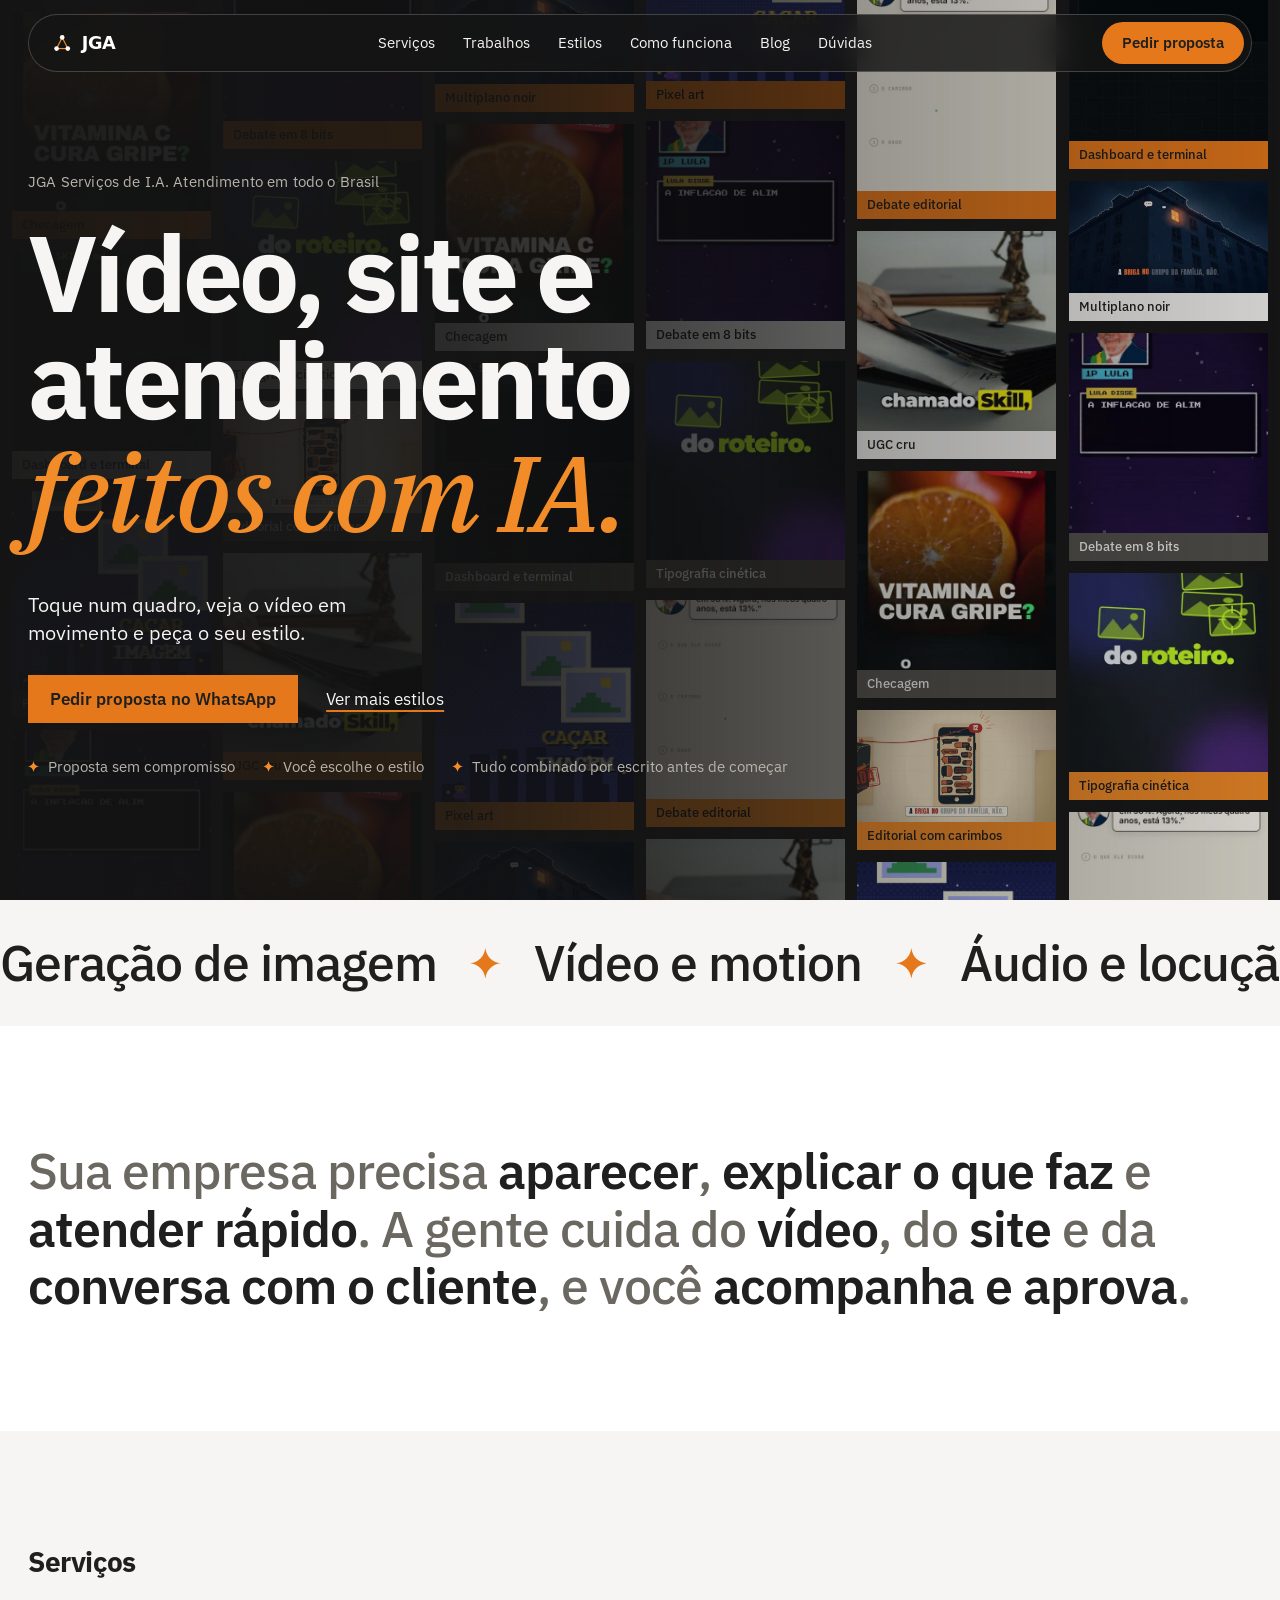
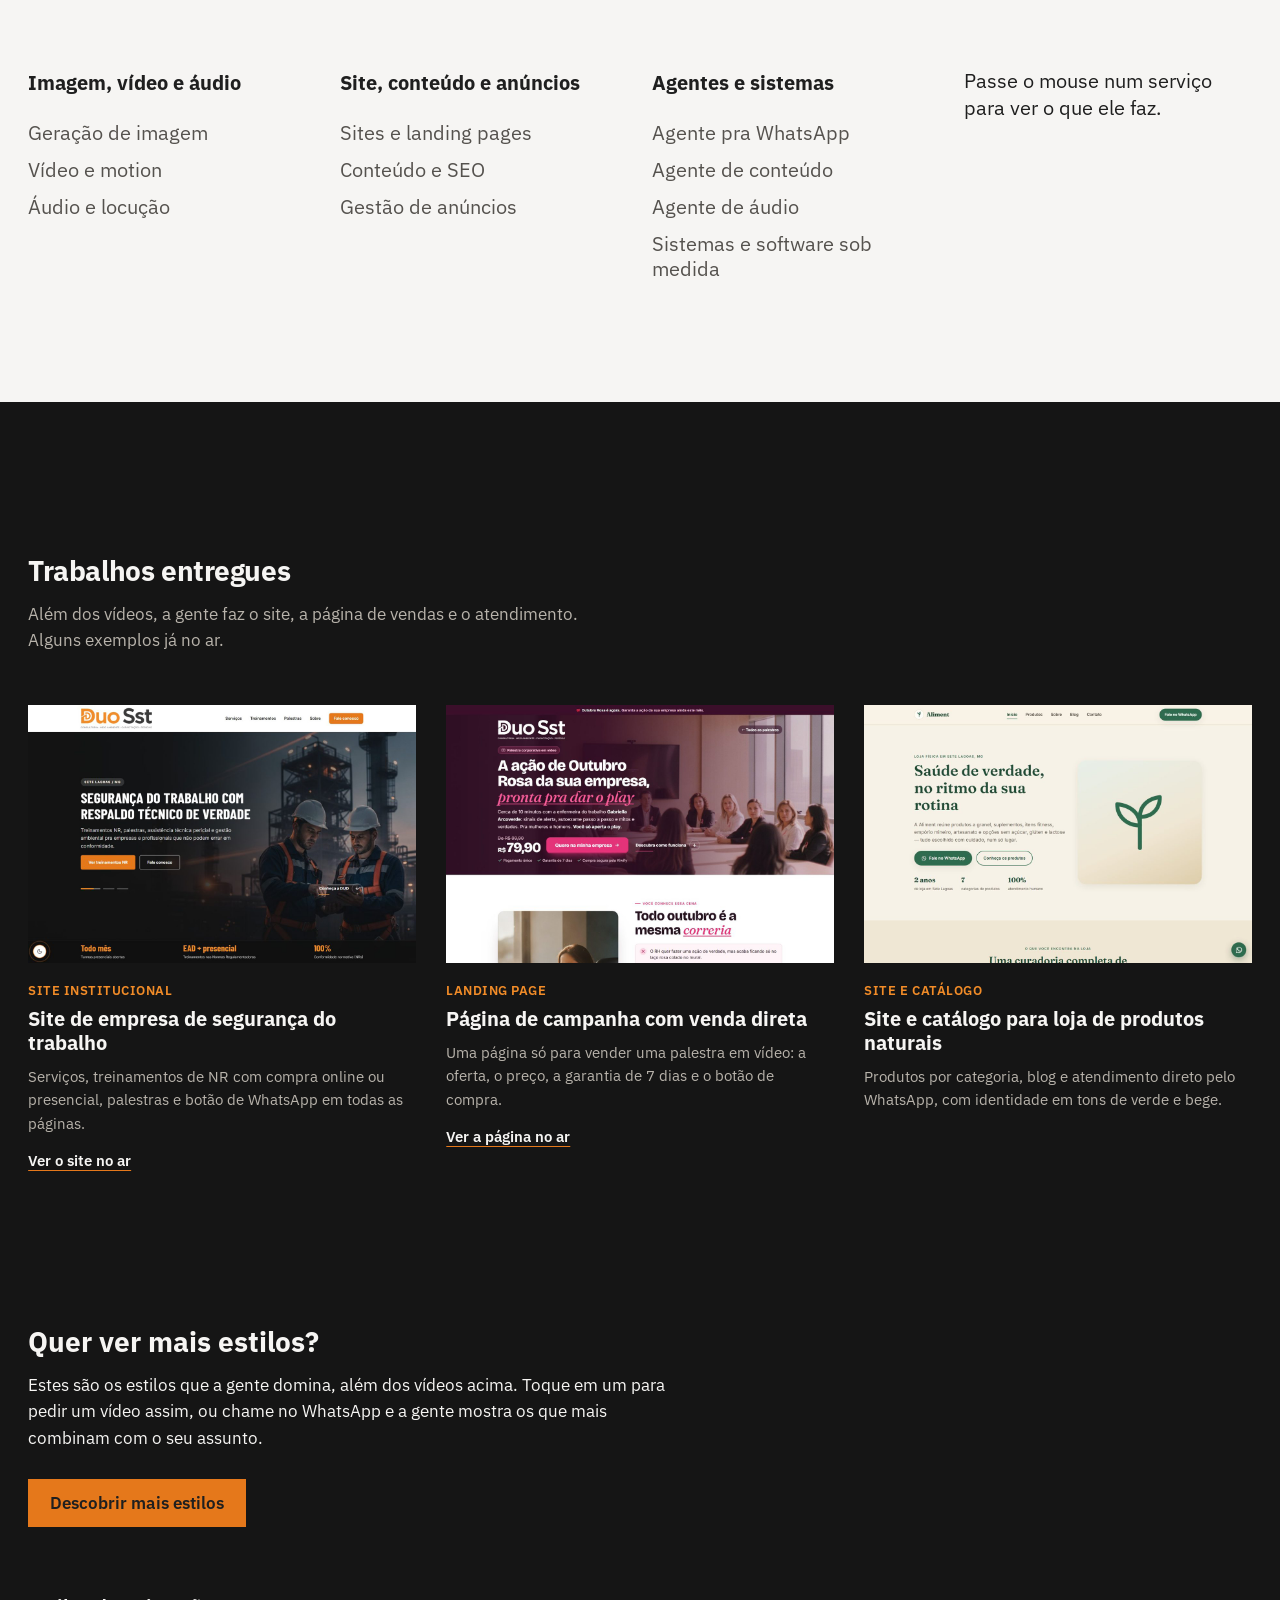
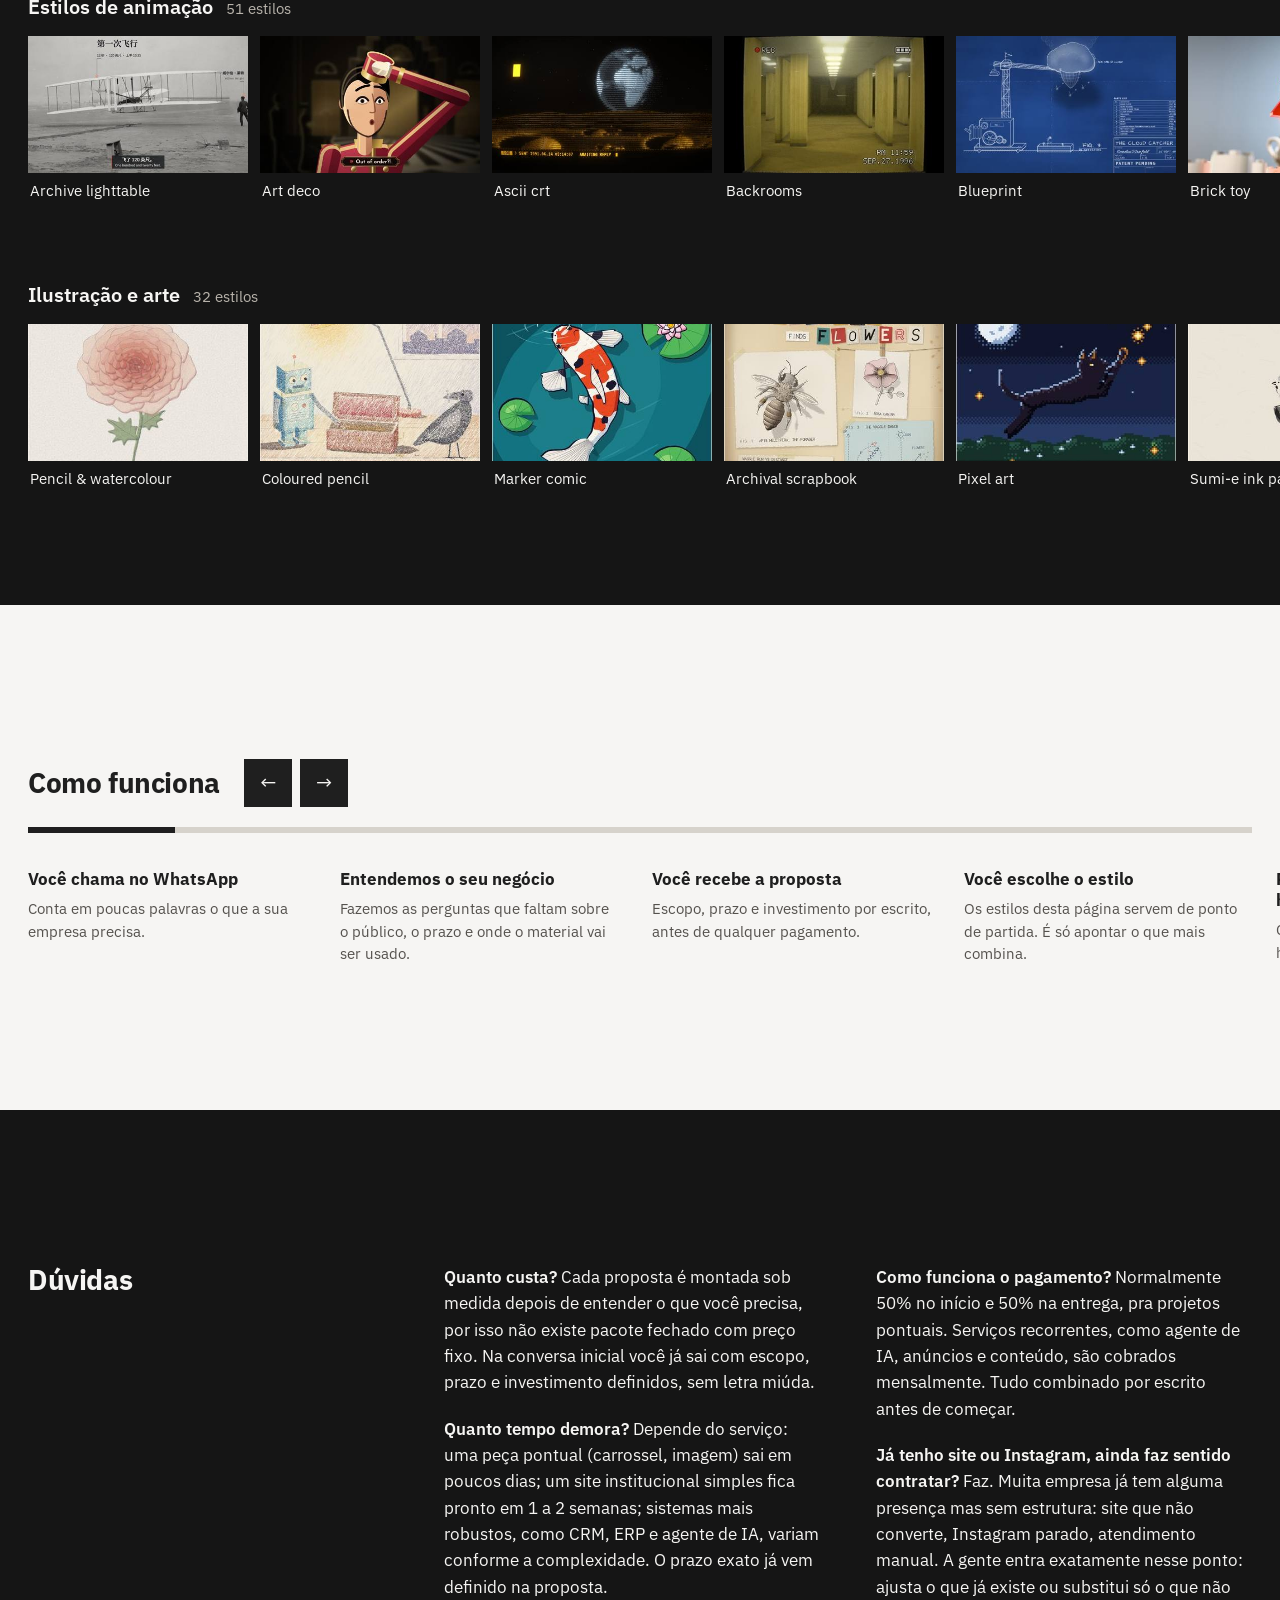
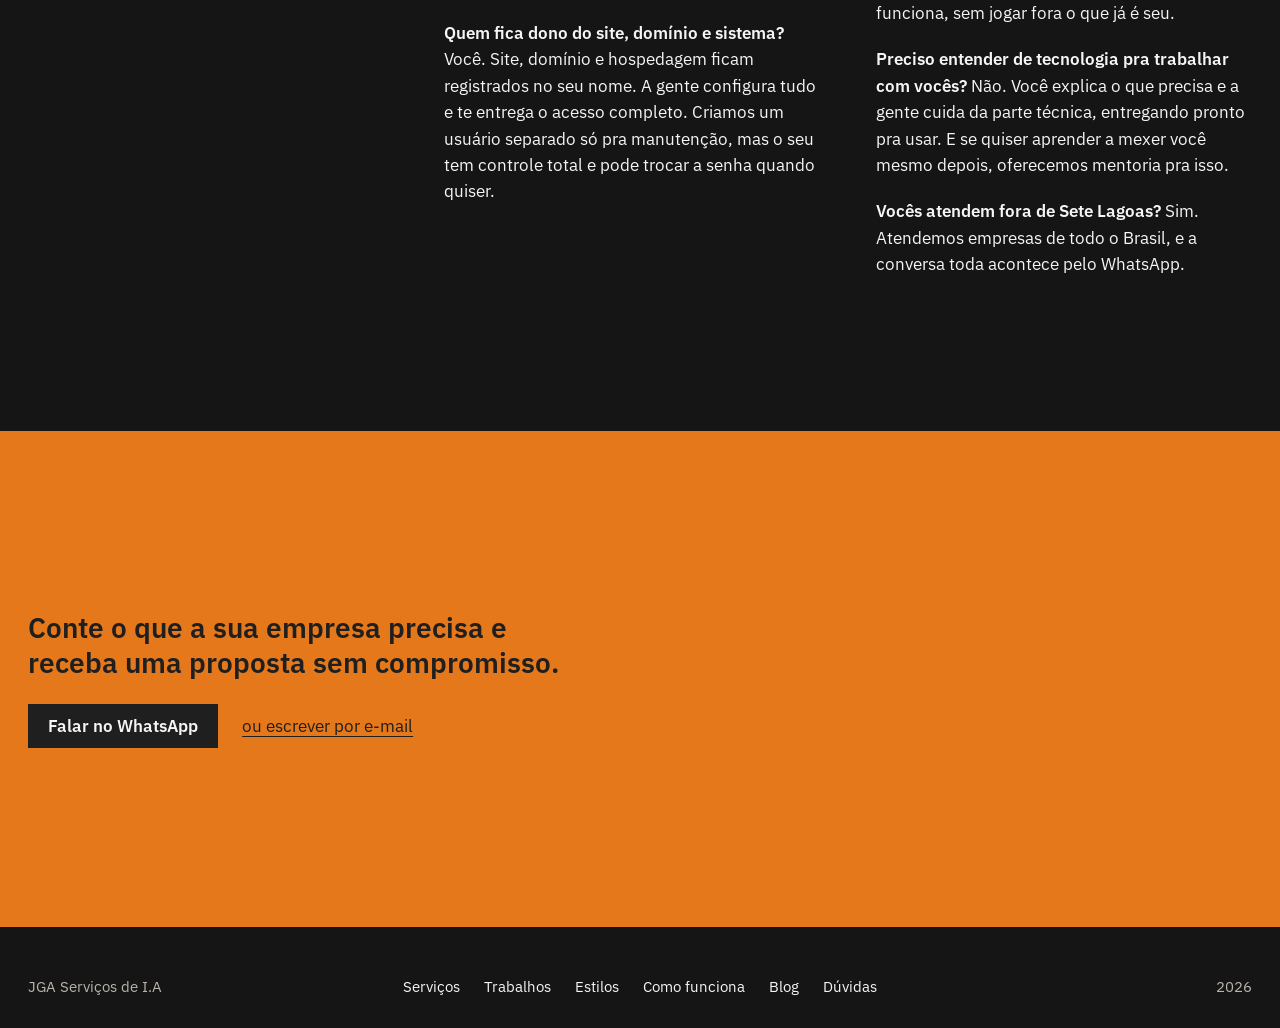
<file: index.html>
<!doctype html>
<html lang="pt-BR">
<head>
<meta charset="UTF-8">
<meta name="viewport" content="width=device-width, initial-scale=1">
<title>JGA Serviços de I.A: vídeo, site e atendimento com IA para empresas de todo o Brasil</title>
<meta name="description" content="Vídeo, imagem, áudio, site e agentes de IA para a sua empresa. Veja estilos de vídeo em movimento e peça o seu pelo WhatsApp.">
<link rel="icon" href="favicon.svg" type="image/svg+xml">
<link rel="preconnect" href="https://fonts.googleapis.com">
<link rel="preconnect" href="https://fonts.gstatic.com" crossorigin>
<link rel="stylesheet" href="https://fonts.googleapis.com/css2?family=IBM+Plex+Sans:wght@400;500;600;700&family=IBM+Plex+Serif:ital,wght@1,500&display=swap">
<link rel="stylesheet" href="assets/css/home.css?v=1794098653">
<script>document.documentElement.classList.add("js")</script>
<script type="application/ld+json">{"@context": "https://schema.org", "@type": "ProfessionalService", "name": "JGA Serviços de I.A", "description": "Vídeo, imagem, áudio, sites, conteúdo, anúncios e agentes de IA para empresas de todo o Brasil.", "url": "https://gojira1998.github.io/jga-site", "telephone": "+55 31 99823-4864", "email": "joaogabriel.alves.1@hotmail.com", "areaServed": "BR", "address": {"@type": "PostalAddress", "addressLocality": "Sete Lagoas", "addressRegion": "MG", "addressCountry": "BR"}, "image": "https://gojira1998.github.io/jga-site/assets/img/icon.svg"}</script>
<script type="application/ld+json">{"@context": "https://schema.org", "@type": "FAQPage", "mainEntity": [{"@type": "Question", "name": "Quanto custa?", "acceptedAnswer": {"@type": "Answer", "text": "Cada proposta é montada sob medida depois de entender o que você precisa, por isso não existe pacote fechado com preço fixo. Na conversa inicial você já sai com escopo, prazo e investimento definidos, sem letra miúda."}}, {"@type": "Question", "name": "Quanto tempo demora?", "acceptedAnswer": {"@type": "Answer", "text": "Depende do serviço: uma peça pontual (carrossel, imagem) sai em poucos dias; um site institucional simples fica pronto em 1 a 2 semanas; sistemas mais robustos, como CRM, ERP e agente de IA, variam conforme a complexidade. O prazo exato já vem definido na proposta."}}, {"@type": "Question", "name": "Quem fica dono do site, domínio e sistema?", "acceptedAnswer": {"@type": "Answer", "text": "Você. Site, domínio e hospedagem ficam registrados no seu nome. A gente configura tudo e te entrega o acesso completo. Criamos um usuário separado só pra manutenção, mas o seu tem controle total e pode trocar a senha quando quiser."}}, {"@type": "Question", "name": "Como funciona o pagamento?", "acceptedAnswer": {"@type": "Answer", "text": "Normalmente 50% no início e 50% na entrega, pra projetos pontuais. Serviços recorrentes, como agente de IA, anúncios e conteúdo, são cobrados mensalmente. Tudo combinado por escrito antes de começar."}}, {"@type": "Question", "name": "Já tenho site ou Instagram, ainda faz sentido contratar?", "acceptedAnswer": {"@type": "Answer", "text": "Faz. Muita empresa já tem alguma presença mas sem estrutura: site que não converte, Instagram parado, atendimento manual. A gente entra exatamente nesse ponto: ajusta o que já existe ou substitui só o que não funciona, sem jogar fora o que já é seu."}}, {"@type": "Question", "name": "Preciso entender de tecnologia pra trabalhar com vocês?", "acceptedAnswer": {"@type": "Answer", "text": "Não. Você explica o que precisa e a gente cuida da parte técnica, entregando pronto pra usar. E se quiser aprender a mexer você mesmo depois, oferecemos mentoria pra isso."}}, {"@type": "Question", "name": "Vocês atendem fora de Sete Lagoas?", "acceptedAnswer": {"@type": "Answer", "text": "Sim. Atendemos empresas de todo o Brasil, e a conversa toda acontece pelo WhatsApp."}}]}</script>
</head>
<body>
<a class="pular" href="#servicos">Pular para os serviços</a>
<main>

<header class="nav-vidro">
  <div class="nav-in">
    <a class="nav-marca" href="#" aria-label="JGA Serviços de I.A, topo da página"><img src="assets/img/logo-lockup-dark.svg" alt="JGA Serviços de I.A" height="26"></a>
    <nav aria-label="Principal"><a href="#servicos">Serviços</a><a href="#trabalhos">Trabalhos</a><a href="#mais">Estilos</a><a href="#processo">Como funciona</a><a href="blog/index.html">Blog</a><a href="#faq">Dúvidas</a></nav>
    <a class="nav-botao" href="https://wa.me/5531998234864?text=Ol%C3%A1%21%20Vim%20pelo%20site%20da%20JGA%20e%20quero%20uma%20proposta." target="_blank" rel="noopener">Pedir proposta</a>
  </div>
</header>

<section class="folha" aria-label="Amostras de vídeo">
<div class="colunas">
<div class="coluna c1">
<button class="quadro" type="button" data-estilo="destaque-checagem-farmacia" data-o="v" data-b="0" aria-label="Ver o vídeo Checagem"><img src="assets/frames/destaque-checagem-farmacia-1.jpg" width="420" height="746" alt="" decoding="async"><span class="faixa">Checagem</span></button>
<button class="quadro" type="button" data-estilo="destaque-dashboard-terminal" data-o="v" data-b="3" aria-label="Ver o vídeo Dashboard e terminal"><img src="assets/frames/destaque-dashboard-terminal-1.jpg" width="420" height="746" alt="" decoding="async"><span class="faixa">Dashboard e terminal</span></button>
<button class="quadro" type="button" data-estilo="destaque-pixel-art" data-o="v" data-b="6" aria-label="Ver o vídeo Pixel art"><img src="assets/frames/destaque-pixel-art-1.jpg" width="420" height="746" alt="" decoding="async"><span class="faixa">Pixel art</span></button>
<button class="quadro" type="button" data-estilo="destaque-debate-8bits" data-o="v" data-b="2" aria-label="Ver o vídeo Debate em 8 bits"><img src="assets/frames/destaque-debate-8bits-1.jpg" width="420" height="746" alt="" decoding="async"><span class="faixa">Debate em 8 bits</span></button>
<button class="quadro" type="button" data-estilo="destaque-multiplano-noir" data-o="h" data-b="0" aria-label="Ver o vídeo Multiplano noir"><img src="assets/frames/destaque-multiplano-noir-1.jpg" width="640" height="360" alt="" decoding="async"><span class="faixa">Multiplano noir</span></button>
</div>
<div class="coluna c2">
<button class="quadro" type="button" data-estilo="destaque-debate-8bits" data-o="v" data-b="2" aria-label="Ver o vídeo Debate em 8 bits"><img src="assets/frames/destaque-debate-8bits-1.jpg" width="420" height="746" alt="" decoding="async"><span class="faixa">Debate em 8 bits</span></button>
<button class="quadro" type="button" data-estilo="destaque-tipografia-cinetica" data-o="v" data-b="5" aria-label="Ver o vídeo Tipografia cinética"><img src="assets/frames/destaque-tipografia-cinetica-1.jpg" width="420" height="746" alt="" decoding="async"><span class="faixa">Tipografia cinética</span></button>
<button class="quadro" type="button" data-estilo="destaque-editorial-carimbo" data-o="h" data-b="1" aria-label="Ver o vídeo Editorial com carimbos"><img src="assets/frames/destaque-editorial-carimbo-1.jpg" width="640" height="360" alt="" decoding="async"><span class="faixa">Editorial com carimbos</span></button>
<button class="quadro" type="button" data-estilo="destaque-ugc-cru" data-o="v" data-b="4" aria-label="Ver o vídeo UGC cru"><img src="assets/frames/destaque-ugc-cru-1.jpg" width="420" height="746" alt="" decoding="async"><span class="faixa">UGC cru</span></button>
<button class="quadro" type="button" data-estilo="destaque-checagem-farmacia" data-o="v" data-b="0" aria-label="Ver o vídeo Checagem"><img src="assets/frames/destaque-checagem-farmacia-1.jpg" width="420" height="746" alt="" decoding="async"><span class="faixa">Checagem</span></button>
</div>
<div class="coluna c3">
<button class="quadro" type="button" data-estilo="destaque-multiplano-noir" data-o="h" data-b="0" aria-label="Ver o vídeo Multiplano noir"><img src="assets/frames/destaque-multiplano-noir-1.jpg" width="640" height="360" alt="" decoding="async"><span class="faixa">Multiplano noir</span></button>
<button class="quadro" type="button" data-estilo="destaque-checagem-farmacia" data-o="v" data-b="0" aria-label="Ver o vídeo Checagem"><img src="assets/frames/destaque-checagem-farmacia-1.jpg" width="420" height="746" alt="" decoding="async"><span class="faixa">Checagem</span></button>
<button class="quadro" type="button" data-estilo="destaque-dashboard-terminal" data-o="v" data-b="3" aria-label="Ver o vídeo Dashboard e terminal"><img src="assets/frames/destaque-dashboard-terminal-1.jpg" width="420" height="746" alt="" decoding="async"><span class="faixa">Dashboard e terminal</span></button>
<button class="quadro" type="button" data-estilo="destaque-pixel-art" data-o="v" data-b="6" aria-label="Ver o vídeo Pixel art"><img src="assets/frames/destaque-pixel-art-1.jpg" width="420" height="746" alt="" decoding="async"><span class="faixa">Pixel art</span></button>
<button class="quadro" type="button" data-estilo="destaque-multiplano-noir" data-o="h" data-b="0" aria-label="Ver o vídeo Multiplano noir"><img src="assets/frames/destaque-multiplano-noir-1.jpg" width="640" height="360" alt="" decoding="async"><span class="faixa">Multiplano noir</span></button>
</div>
<div class="coluna c4">
<button class="quadro" type="button" data-estilo="destaque-pixel-art" data-o="v" data-b="6" aria-label="Ver o vídeo Pixel art"><img src="assets/frames/destaque-pixel-art-1.jpg" width="420" height="746" alt="" decoding="async"><span class="faixa">Pixel art</span></button>
<button class="quadro" type="button" data-estilo="destaque-debate-8bits" data-o="v" data-b="2" aria-label="Ver o vídeo Debate em 8 bits"><img src="assets/frames/destaque-debate-8bits-1.jpg" width="420" height="746" alt="" decoding="async"><span class="faixa">Debate em 8 bits</span></button>
<button class="quadro" type="button" data-estilo="destaque-tipografia-cinetica" data-o="v" data-b="5" aria-label="Ver o vídeo Tipografia cinética"><img src="assets/frames/destaque-tipografia-cinetica-1.jpg" width="420" height="746" alt="" decoding="async"><span class="faixa">Tipografia cinética</span></button>
<button class="quadro" type="button" data-estilo="destaque-debate-editorial" data-o="v" data-b="1" aria-label="Ver o vídeo Debate editorial"><img src="assets/frames/destaque-debate-editorial-1.jpg" width="420" height="746" alt="" decoding="async"><span class="faixa">Debate editorial</span></button>
<button class="quadro" type="button" data-estilo="destaque-ugc-cru" data-o="v" data-b="4" aria-label="Ver o vídeo UGC cru"><img src="assets/frames/destaque-ugc-cru-1.jpg" width="420" height="746" alt="" decoding="async"><span class="faixa">UGC cru</span></button>
</div>
<div class="coluna c5">
<button class="quadro quadro-vivo" type="button" data-estilo="destaque-debate-editorial" data-o="v" data-b="1" aria-label="Ver o vídeo Debate editorial"><video src="assets/portfolio/destaque-debate-editorial.mp4" poster="assets/frames/destaque-debate-editorial-1.jpg" width="420" height="746" muted loop playsinline autoplay preload="metadata" aria-hidden="true"></video><span class="faixa">Debate editorial</span></button>
<button class="quadro" type="button" data-estilo="destaque-ugc-cru" data-o="v" data-b="4" aria-label="Ver o vídeo UGC cru"><img src="assets/frames/destaque-ugc-cru-1.jpg" width="420" height="746" alt="" decoding="async"><span class="faixa">UGC cru</span></button>
<button class="quadro" type="button" data-estilo="destaque-checagem-farmacia" data-o="v" data-b="0" aria-label="Ver o vídeo Checagem"><img src="assets/frames/destaque-checagem-farmacia-1.jpg" width="420" height="746" alt="" decoding="async"><span class="faixa">Checagem</span></button>
<button class="quadro quadro-vivo" type="button" data-estilo="destaque-editorial-carimbo" data-o="h" data-b="1" aria-label="Ver o vídeo Editorial com carimbos"><video src="assets/portfolio/destaque-editorial-carimbo.mp4" poster="assets/frames/destaque-editorial-carimbo-1.jpg" width="640" height="360" muted loop playsinline autoplay preload="metadata" aria-hidden="true"></video><span class="faixa">Editorial com carimbos</span></button>
<button class="quadro" type="button" data-estilo="destaque-pixel-art" data-o="v" data-b="6" aria-label="Ver o vídeo Pixel art"><img src="assets/frames/destaque-pixel-art-1.jpg" width="420" height="746" alt="" decoding="async"><span class="faixa">Pixel art</span></button>
</div>
<div class="coluna c6">
<button class="quadro" type="button" data-estilo="destaque-dashboard-terminal" data-o="v" data-b="3" aria-label="Ver o vídeo Dashboard e terminal"><img src="assets/frames/destaque-dashboard-terminal-1.jpg" width="420" height="746" alt="" decoding="async"><span class="faixa">Dashboard e terminal</span></button>
<button class="quadro quadro-vivo" type="button" data-estilo="destaque-multiplano-noir" data-o="h" data-b="0" aria-label="Ver o vídeo Multiplano noir"><video src="assets/portfolio/destaque-multiplano-noir.mp4" poster="assets/frames/destaque-multiplano-noir-1.jpg" width="640" height="360" muted loop playsinline autoplay preload="metadata" aria-hidden="true"></video><span class="faixa">Multiplano noir</span></button>
<button class="quadro" type="button" data-estilo="destaque-debate-8bits" data-o="v" data-b="2" aria-label="Ver o vídeo Debate em 8 bits"><img src="assets/frames/destaque-debate-8bits-1.jpg" width="420" height="746" alt="" decoding="async"><span class="faixa">Debate em 8 bits</span></button>
<button class="quadro quadro-vivo" type="button" data-estilo="destaque-tipografia-cinetica" data-o="v" data-b="5" aria-label="Ver o vídeo Tipografia cinética"><video src="assets/portfolio/destaque-tipografia-cinetica.mp4" poster="assets/frames/destaque-tipografia-cinetica-1.jpg" width="420" height="746" muted loop playsinline autoplay preload="metadata" aria-hidden="true"></video><span class="faixa">Tipografia cinética</span></button>
<button class="quadro" type="button" data-estilo="destaque-debate-editorial" data-o="v" data-b="1" aria-label="Ver o vídeo Debate editorial"><img src="assets/frames/destaque-debate-editorial-1.jpg" width="420" height="746" alt="" decoding="async"><span class="faixa">Debate editorial</span></button>
</div>
</div>
<div class="veu" aria-hidden="true"></div>
<div class="hero-txt">
  <p class="hero-linha">JGA Serviços de I.A. Atendimento em todo o Brasil</p>
  <h1><span class="l">Vídeo, site e</span> <span class="l">atendimento</span> <em>feitos com IA.</em></h1>
  <p class="hero-apoio">Toque num quadro, veja o vídeo em movimento e peça o seu estilo.</p>
  <div class="hero-acoes"><a class="botao botao-g" href="https://wa.me/5531998234864?text=Ol%C3%A1%21%20Vim%20pelo%20site%20da%20JGA%20e%20quero%20uma%20proposta." target="_blank" rel="noopener">Pedir proposta no WhatsApp</a><a class="hero-link" href="#mais">Ver mais estilos</a></div>
  <ul class="garantias"><li>Proposta sem compromisso</li><li>Você escolhe o estilo</li><li>Tudo combinado por escrito antes de começar</li></ul>
</div>
</section>

<div class="rolante" role="region" aria-label="Serviços que fazemos">
  <div class="trilho"><span><span>Geração de imagem</span><i aria-hidden="true"><svg viewBox="0 0 24 24" width="1em" height="1em" focusable="false"><path d="M12 0c.8 6.7 5.3 11.2 12 12-6.7.8-11.2 5.3-12 12-.8-6.7-5.3-11.2-12-12 6.7-.8 11.2-5.3 12-12z"/></svg></i><span>Vídeo e motion</span><i aria-hidden="true"><svg viewBox="0 0 24 24" width="1em" height="1em" focusable="false"><path d="M12 0c.8 6.7 5.3 11.2 12 12-6.7.8-11.2 5.3-12 12-.8-6.7-5.3-11.2-12-12 6.7-.8 11.2-5.3 12-12z"/></svg></i><span>Áudio e locução</span><i aria-hidden="true"><svg viewBox="0 0 24 24" width="1em" height="1em" focusable="false"><path d="M12 0c.8 6.7 5.3 11.2 12 12-6.7.8-11.2 5.3-12 12-.8-6.7-5.3-11.2-12-12 6.7-.8 11.2-5.3 12-12z"/></svg></i><span>Sites e landing pages</span><i aria-hidden="true"><svg viewBox="0 0 24 24" width="1em" height="1em" focusable="false"><path d="M12 0c.8 6.7 5.3 11.2 12 12-6.7.8-11.2 5.3-12 12-.8-6.7-5.3-11.2-12-12 6.7-.8 11.2-5.3 12-12z"/></svg></i><span>Conteúdo e SEO</span><i aria-hidden="true"><svg viewBox="0 0 24 24" width="1em" height="1em" focusable="false"><path d="M12 0c.8 6.7 5.3 11.2 12 12-6.7.8-11.2 5.3-12 12-.8-6.7-5.3-11.2-12-12 6.7-.8 11.2-5.3 12-12z"/></svg></i><span>Gestão de anúncios</span><i aria-hidden="true"><svg viewBox="0 0 24 24" width="1em" height="1em" focusable="false"><path d="M12 0c.8 6.7 5.3 11.2 12 12-6.7.8-11.2 5.3-12 12-.8-6.7-5.3-11.2-12-12 6.7-.8 11.2-5.3 12-12z"/></svg></i><span>Agentes de IA</span><i aria-hidden="true"><svg viewBox="0 0 24 24" width="1em" height="1em" focusable="false"><path d="M12 0c.8 6.7 5.3 11.2 12 12-6.7.8-11.2 5.3-12 12-.8-6.7-5.3-11.2-12-12 6.7-.8 11.2-5.3 12-12z"/></svg></i><span>Sistemas sob medida</span><i aria-hidden="true"><svg viewBox="0 0 24 24" width="1em" height="1em" focusable="false"><path d="M12 0c.8 6.7 5.3 11.2 12 12-6.7.8-11.2 5.3-12 12-.8-6.7-5.3-11.2-12-12 6.7-.8 11.2-5.3 12-12z"/></svg></i></span><span class="dup" aria-hidden="true"><span>Geração de imagem</span><i aria-hidden="true"><svg viewBox="0 0 24 24" width="1em" height="1em" focusable="false"><path d="M12 0c.8 6.7 5.3 11.2 12 12-6.7.8-11.2 5.3-12 12-.8-6.7-5.3-11.2-12-12 6.7-.8 11.2-5.3 12-12z"/></svg></i><span>Vídeo e motion</span><i aria-hidden="true"><svg viewBox="0 0 24 24" width="1em" height="1em" focusable="false"><path d="M12 0c.8 6.7 5.3 11.2 12 12-6.7.8-11.2 5.3-12 12-.8-6.7-5.3-11.2-12-12 6.7-.8 11.2-5.3 12-12z"/></svg></i><span>Áudio e locução</span><i aria-hidden="true"><svg viewBox="0 0 24 24" width="1em" height="1em" focusable="false"><path d="M12 0c.8 6.7 5.3 11.2 12 12-6.7.8-11.2 5.3-12 12-.8-6.7-5.3-11.2-12-12 6.7-.8 11.2-5.3 12-12z"/></svg></i><span>Sites e landing pages</span><i aria-hidden="true"><svg viewBox="0 0 24 24" width="1em" height="1em" focusable="false"><path d="M12 0c.8 6.7 5.3 11.2 12 12-6.7.8-11.2 5.3-12 12-.8-6.7-5.3-11.2-12-12 6.7-.8 11.2-5.3 12-12z"/></svg></i><span>Conteúdo e SEO</span><i aria-hidden="true"><svg viewBox="0 0 24 24" width="1em" height="1em" focusable="false"><path d="M12 0c.8 6.7 5.3 11.2 12 12-6.7.8-11.2 5.3-12 12-.8-6.7-5.3-11.2-12-12 6.7-.8 11.2-5.3 12-12z"/></svg></i><span>Gestão de anúncios</span><i aria-hidden="true"><svg viewBox="0 0 24 24" width="1em" height="1em" focusable="false"><path d="M12 0c.8 6.7 5.3 11.2 12 12-6.7.8-11.2 5.3-12 12-.8-6.7-5.3-11.2-12-12 6.7-.8 11.2-5.3 12-12z"/></svg></i><span>Agentes de IA</span><i aria-hidden="true"><svg viewBox="0 0 24 24" width="1em" height="1em" focusable="false"><path d="M12 0c.8 6.7 5.3 11.2 12 12-6.7.8-11.2 5.3-12 12-.8-6.7-5.3-11.2-12-12 6.7-.8 11.2-5.3 12-12z"/></svg></i><span>Sistemas sob medida</span><i aria-hidden="true"><svg viewBox="0 0 24 24" width="1em" height="1em" focusable="false"><path d="M12 0c.8 6.7 5.3 11.2 12 12-6.7.8-11.2 5.3-12 12-.8-6.7-5.3-11.2-12-12 6.7-.8 11.2-5.3 12-12z"/></svg></i></span></div>
</div>

<section class="manifesto">
  <p>Sua empresa precisa <b>aparecer</b>, <b>explicar o que faz</b> e <b>atender rápido</b>. A gente cuida do <b>vídeo</b>, do <b>site</b> e da <b>conversa com o cliente</b>, e você <b>acompanha e aprova</b>.</p>
</section>

<section id="servicos" class="sec">
  <h2>Serviços</h2>
  <div class="servicos-grade">
    <div class="grupo"><h3>Imagem, vídeo e áudio</h3><ul><li><a href="servicos/geracao-de-imagem.html" data-desc="Presença visual constante sem contratar equipe de design, da campanha ao post do dia a dia.">Geração de imagem</a></li><li><a href="servicos/video-e-motion.html" data-desc="Vídeo publicitário e conteúdo em série, no ritmo que redes sociais e campanhas exigem.">Vídeo e motion</a></li><li><a href="servicos/audio-e-locucao.html" data-desc="Locução, dublagem e trilha prontas pra usar, sem estúdio e sem agenda de ator.">Áudio e locução</a></li></ul><p class="resumo">Peças prontas pra publicar, sem equipe de produção e sem estúdio.</p></div>
<div class="grupo"><h3>Site, conteúdo e anúncios</h3><ul><li><a href="servicos/sites-e-landing-pages.html" data-desc="Página que representa a empresa de verdade e conduz direto pro contato ou pra venda.">Sites e landing pages</a></li><li><a href="servicos/conteudo-e-seo.html" data-desc="Marca ativa e encontrável, no Google e nas redes, de forma constante.">Conteúdo e SEO</a></li><li><a href="servicos/gestao-de-anuncios.html" data-desc="Campanha estruturada e acompanhada, sem queimar orçamento no achismo.">Gestão de anúncios</a></li></ul><p class="resumo">Aparecer no Google, mostrar o que você faz e levar o cliente até o contato.</p></div>
<div class="grupo" id="agentes"><h3>Agentes e sistemas</h3><ul><li><a href="servicos/agente-whatsapp.html" data-desc="Responde, qualifica e agenda pelo WhatsApp 24 horas, sem perder lead por demora.">Agente pra WhatsApp</a></li><li><a href="servicos/agente-conteudo.html" data-desc="Gera pauta, texto e arte pros seus canais sozinho, seguindo a identidade da marca.">Agente de conteúdo</a></li><li><a href="servicos/agente-audio.html" data-desc="Produz locução, podcast e conteúdo em áudio sob demanda, sem depender de estúdio.">Agente de áudio</a></li><li><a href="servicos/sistemas-sob-medida.html" data-desc="Automação e software próprios, pensados pro processo específico da sua empresa, não um pacote genérico.">Sistemas e software sob medida</a></li></ul><p class="resumo">Atendimento e rotina rodando sozinhos, ajustados ao processo da sua empresa.</p></div>

    <p class="servicos-desc" id="servicos-desc" aria-live="polite"></p>
  </div>
</section>

<section id="trabalhos" class="sec sec-trabalhos">
  <h2>Trabalhos entregues</h2>
  <p class="trab-intro">Além dos vídeos, a gente faz o site, a página de vendas e o atendimento. Alguns exemplos já no ar.</p>
  <div class="trab-grade"><article class="trab"><a class="trab-foto" href="https://duosst.com.br/" target="_blank" rel="noopener" aria-label="Ver o site no ar: Site de empresa de segurança do trabalho"><img src="assets/trabalhos/duo-site.jpg" width="1200" height="800" alt="Tela do trabalho: Site de empresa de segurança do trabalho" loading="lazy" decoding="async"></a><p class="trab-tag">Site institucional</p><h3>Site de empresa de segurança do trabalho</h3><p class="trab-desc">Serviços, treinamentos de NR com compra online ou presencial, palestras e botão de WhatsApp em todas as páginas.</p><a class="trab-link" href="https://duosst.com.br/" target="_blank" rel="noopener">Ver o site no ar</a></article><article class="trab"><a class="trab-foto" href="https://duosst.com.br/outubro-rosa/" target="_blank" rel="noopener" aria-label="Ver a página no ar: Página de campanha com venda direta"><img src="assets/trabalhos/duo-campanha.jpg" width="1200" height="800" alt="Tela do trabalho: Página de campanha com venda direta" loading="lazy" decoding="async"></a><p class="trab-tag">Landing page</p><h3>Página de campanha com venda direta</h3><p class="trab-desc">Uma página só para vender uma palestra em vídeo: a oferta, o preço, a garantia de 7 dias e o botão de compra.</p><a class="trab-link" href="https://duosst.com.br/outubro-rosa/" target="_blank" rel="noopener">Ver a página no ar</a></article><article class="trab"><div class="trab-foto"><img src="assets/trabalhos/aliment-loja.jpg" width="1200" height="800" alt="Tela do trabalho: Site e catálogo para loja de produtos naturais" loading="lazy" decoding="async"></div><p class="trab-tag">Site e catálogo</p><h3>Site e catálogo para loja de produtos naturais</h3><p class="trab-desc">Produtos por categoria, blog e atendimento direto pelo WhatsApp, com identidade em tons de verde e bege.</p></article></div>
</section>

<section id="mais" class="sec sec-mais">
  <div class="mais-caixa">
    <h3>Quer ver mais estilos?</h3>
    <p>Estes são os estilos que a gente domina, além dos vídeos acima. Toque em um para pedir um vídeo assim, ou chame no WhatsApp e a gente mostra os que mais combinam com o seu assunto.</p>
    <a class="botao botao-g" href="https://wa.me/5531998234864?text=Ol%C3%A1%21%20Vi%20os%20v%C3%ADdeos%20do%20site%20da%20JGA%20e%20quero%20conhecer%20mais%20estilos%20para%20a%20minha%20empresa." target="_blank" rel="noopener">Descobrir mais estilos</a>
  </div>
  <div class="est-bloco"><h4>Estilos de animação <b>51 estilos</b></h4><div class="est-fila"><a class="est-card" href="https://wa.me/5531998234864?text=Ol%C3%A1%21%20Vi%20o%20estilo%20Archive%20lighttable%20no%20site%20da%20JGA%20e%20quero%20um%20v%C3%ADdeo%20assim%20para%20a%20minha%20empresa." target="_blank" rel="noopener" aria-label="Pedir vídeo no estilo Archive lighttable"><img src="assets/estilos/lemo-archive-lighttable.jpg" alt="Exemplo do estilo Archive lighttable" loading="lazy" decoding="async"><span>Archive lighttable</span></a><a class="est-card" href="https://wa.me/5531998234864?text=Ol%C3%A1%21%20Vi%20o%20estilo%20Art%20deco%20no%20site%20da%20JGA%20e%20quero%20um%20v%C3%ADdeo%20assim%20para%20a%20minha%20empresa." target="_blank" rel="noopener" aria-label="Pedir vídeo no estilo Art deco"><img src="assets/estilos/lemo-art-deco.jpg" alt="Exemplo do estilo Art deco" loading="lazy" decoding="async"><span>Art deco</span></a><a class="est-card" href="https://wa.me/5531998234864?text=Ol%C3%A1%21%20Vi%20o%20estilo%20Ascii%20crt%20no%20site%20da%20JGA%20e%20quero%20um%20v%C3%ADdeo%20assim%20para%20a%20minha%20empresa." target="_blank" rel="noopener" aria-label="Pedir vídeo no estilo Ascii crt"><img src="assets/estilos/lemo-ascii-crt.jpg" alt="Exemplo do estilo Ascii crt" loading="lazy" decoding="async"><span>Ascii crt</span></a><a class="est-card" href="https://wa.me/5531998234864?text=Ol%C3%A1%21%20Vi%20o%20estilo%20Backrooms%20no%20site%20da%20JGA%20e%20quero%20um%20v%C3%ADdeo%20assim%20para%20a%20minha%20empresa." target="_blank" rel="noopener" aria-label="Pedir vídeo no estilo Backrooms"><img src="assets/estilos/lemo-backrooms.jpg" alt="Exemplo do estilo Backrooms" loading="lazy" decoding="async"><span>Backrooms</span></a><a class="est-card" href="https://wa.me/5531998234864?text=Ol%C3%A1%21%20Vi%20o%20estilo%20Blueprint%20no%20site%20da%20JGA%20e%20quero%20um%20v%C3%ADdeo%20assim%20para%20a%20minha%20empresa." target="_blank" rel="noopener" aria-label="Pedir vídeo no estilo Blueprint"><img src="assets/estilos/lemo-blueprint.jpg" alt="Exemplo do estilo Blueprint" loading="lazy" decoding="async"><span>Blueprint</span></a><a class="est-card" href="https://wa.me/5531998234864?text=Ol%C3%A1%21%20Vi%20o%20estilo%20Brick%20toy%20no%20site%20da%20JGA%20e%20quero%20um%20v%C3%ADdeo%20assim%20para%20a%20minha%20empresa." target="_blank" rel="noopener" aria-label="Pedir vídeo no estilo Brick toy"><img src="assets/estilos/lemo-brick-toy.jpg" alt="Exemplo do estilo Brick toy" loading="lazy" decoding="async"><span>Brick toy</span></a><a class="est-card" href="https://wa.me/5531998234864?text=Ol%C3%A1%21%20Vi%20o%20estilo%20Briefing%20board%20no%20site%20da%20JGA%20e%20quero%20um%20v%C3%ADdeo%20assim%20para%20a%20minha%20empresa." target="_blank" rel="noopener" aria-label="Pedir vídeo no estilo Briefing board"><img src="assets/estilos/lemo-briefing-board.jpg" alt="Exemplo do estilo Briefing board" loading="lazy" decoding="async"><span>Briefing board</span></a><a class="est-card" href="https://wa.me/5531998234864?text=Ol%C3%A1%21%20Vi%20o%20estilo%20Cel%20anime%2080s%20no%20site%20da%20JGA%20e%20quero%20um%20v%C3%ADdeo%20assim%20para%20a%20minha%20empresa." target="_blank" rel="noopener" aria-label="Pedir vídeo no estilo Cel anime 80s"><img src="assets/estilos/lemo-cel-anime-80s.jpg" alt="Exemplo do estilo Cel anime 80s" loading="lazy" decoding="async"><span>Cel anime 80s</span></a><a class="est-card" href="https://wa.me/5531998234864?text=Ol%C3%A1%21%20Vi%20o%20estilo%20Crayon%20book%20no%20site%20da%20JGA%20e%20quero%20um%20v%C3%ADdeo%20assim%20para%20a%20minha%20empresa." target="_blank" rel="noopener" aria-label="Pedir vídeo no estilo Crayon book"><img src="assets/estilos/lemo-crayon-book.jpg" alt="Exemplo do estilo Crayon book" loading="lazy" decoding="async"><span>Crayon book</span></a><a class="est-card" href="https://wa.me/5531998234864?text=Ol%C3%A1%21%20Vi%20o%20estilo%20Dark%20keynote%20no%20site%20da%20JGA%20e%20quero%20um%20v%C3%ADdeo%20assim%20para%20a%20minha%20empresa." target="_blank" rel="noopener" aria-label="Pedir vídeo no estilo Dark keynote"><img src="assets/estilos/lemo-dark-keynote.jpg" alt="Exemplo do estilo Dark keynote" loading="lazy" decoding="async"><span>Dark keynote</span></a><a class="est-card" href="https://wa.me/5531998234864?text=Ol%C3%A1%21%20Vi%20o%20estilo%20Data%20physical%20no%20site%20da%20JGA%20e%20quero%20um%20v%C3%ADdeo%20assim%20para%20a%20minha%20empresa." target="_blank" rel="noopener" aria-label="Pedir vídeo no estilo Data physical"><img src="assets/estilos/lemo-data-physical.jpg" alt="Exemplo do estilo Data physical" loading="lazy" decoding="async"><span>Data physical</span></a><a class="est-card" href="https://wa.me/5531998234864?text=Ol%C3%A1%21%20Vi%20o%20estilo%20Dataviz%20no%20site%20da%20JGA%20e%20quero%20um%20v%C3%ADdeo%20assim%20para%20a%20minha%20empresa." target="_blank" rel="noopener" aria-label="Pedir vídeo no estilo Dataviz"><img src="assets/estilos/lemo-dataviz.jpg" alt="Exemplo do estilo Dataviz" loading="lazy" decoding="async"><span>Dataviz</span></a><a class="est-card" href="https://wa.me/5531998234864?text=Ol%C3%A1%21%20Vi%20o%20estilo%20Engraving%20no%20site%20da%20JGA%20e%20quero%20um%20v%C3%ADdeo%20assim%20para%20a%20minha%20empresa." target="_blank" rel="noopener" aria-label="Pedir vídeo no estilo Engraving"><img src="assets/estilos/lemo-engraving.jpg" alt="Exemplo do estilo Engraving" loading="lazy" decoding="async"><span>Engraving</span></a><a class="est-card" href="https://wa.me/5531998234864?text=Ol%C3%A1%21%20Vi%20o%20estilo%20Game%20show%20no%20site%20da%20JGA%20e%20quero%20um%20v%C3%ADdeo%20assim%20para%20a%20minha%20empresa." target="_blank" rel="noopener" aria-label="Pedir vídeo no estilo Game show"><img src="assets/estilos/lemo-game-show.jpg" alt="Exemplo do estilo Game show" loading="lazy" decoding="async"><span>Game show</span></a><a class="est-card" href="https://wa.me/5531998234864?text=Ol%C3%A1%21%20Vi%20o%20estilo%20Glass%20product%20no%20site%20da%20JGA%20e%20quero%20um%20v%C3%ADdeo%20assim%20para%20a%20minha%20empresa." target="_blank" rel="noopener" aria-label="Pedir vídeo no estilo Glass product"><img src="assets/estilos/lemo-glass-product.jpg" alt="Exemplo do estilo Glass product" loading="lazy" decoding="async"><span>Glass product</span></a><a class="est-card" href="https://wa.me/5531998234864?text=Ol%C3%A1%21%20Vi%20o%20estilo%20Halftone%20dossier%20no%20site%20da%20JGA%20e%20quero%20um%20v%C3%ADdeo%20assim%20para%20a%20minha%20empresa." target="_blank" rel="noopener" aria-label="Pedir vídeo no estilo Halftone dossier"><img src="assets/estilos/lemo-halftone-dossier.jpg" alt="Exemplo do estilo Halftone dossier" loading="lazy" decoding="async"><span>Halftone dossier</span></a><a class="est-card" href="https://wa.me/5531998234864?text=Ol%C3%A1%21%20Vi%20o%20estilo%20Hd%202d%20no%20site%20da%20JGA%20e%20quero%20um%20v%C3%ADdeo%20assim%20para%20a%20minha%20empresa." target="_blank" rel="noopener" aria-label="Pedir vídeo no estilo Hd 2d"><img src="assets/estilos/lemo-hd-2d.jpg" alt="Exemplo do estilo Hd 2d" loading="lazy" decoding="async"><span>Hd 2d</span></a><a class="est-card" href="https://wa.me/5531998234864?text=Ol%C3%A1%21%20Vi%20o%20estilo%20Hologram%20hud%20no%20site%20da%20JGA%20e%20quero%20um%20v%C3%ADdeo%20assim%20para%20a%20minha%20empresa." target="_blank" rel="noopener" aria-label="Pedir vídeo no estilo Hologram hud"><img src="assets/estilos/lemo-hologram-hud.jpg" alt="Exemplo do estilo Hologram hud" loading="lazy" decoding="async"><span>Hologram hud</span></a><a class="est-card" href="https://wa.me/5531998234864?text=Ol%C3%A1%21%20Vi%20o%20estilo%20Impasto%20no%20site%20da%20JGA%20e%20quero%20um%20v%C3%ADdeo%20assim%20para%20a%20minha%20empresa." target="_blank" rel="noopener" aria-label="Pedir vídeo no estilo Impasto"><img src="assets/estilos/lemo-impasto.jpg" alt="Exemplo do estilo Impasto" loading="lazy" decoding="async"><span>Impasto</span></a><a class="est-card" href="https://wa.me/5531998234864?text=Ol%C3%A1%21%20Vi%20o%20estilo%20Ink%20wash%20no%20site%20da%20JGA%20e%20quero%20um%20v%C3%ADdeo%20assim%20para%20a%20minha%20empresa." target="_blank" rel="noopener" aria-label="Pedir vídeo no estilo Ink wash"><img src="assets/estilos/lemo-ink-wash.jpg" alt="Exemplo do estilo Ink wash" loading="lazy" decoding="async"><span>Ink wash</span></a><a class="est-card" href="https://wa.me/5531998234864?text=Ol%C3%A1%21%20Vi%20o%20estilo%20Iso%20infographic%20no%20site%20da%20JGA%20e%20quero%20um%20v%C3%ADdeo%20assim%20para%20a%20minha%20empresa." target="_blank" rel="noopener" aria-label="Pedir vídeo no estilo Iso infographic"><img src="assets/estilos/lemo-iso-infographic.jpg" alt="Exemplo do estilo Iso infographic" loading="lazy" decoding="async"><span>Iso infographic</span></a><a class="est-card" href="https://wa.me/5531998234864?text=Ol%C3%A1%21%20Vi%20o%20estilo%20Lidar%20survey%20no%20site%20da%20JGA%20e%20quero%20um%20v%C3%ADdeo%20assim%20para%20a%20minha%20empresa." target="_blank" rel="noopener" aria-label="Pedir vídeo no estilo Lidar survey"><img src="assets/estilos/lemo-lidar-survey.jpg" alt="Exemplo do estilo Lidar survey" loading="lazy" decoding="async"><span>Lidar survey</span></a><a class="est-card" href="https://wa.me/5531998234864?text=Ol%C3%A1%21%20Vi%20o%20estilo%20Living%20screencast%20no%20site%20da%20JGA%20e%20quero%20um%20v%C3%ADdeo%20assim%20para%20a%20minha%20empresa." target="_blank" rel="noopener" aria-label="Pedir vídeo no estilo Living screencast"><img src="assets/estilos/lemo-living-screencast.jpg" alt="Exemplo do estilo Living screencast" loading="lazy" decoding="async"><span>Living screencast</span></a><a class="est-card" href="https://wa.me/5531998234864?text=Ol%C3%A1%21%20Vi%20o%20estilo%20Lowpoly%20island%20no%20site%20da%20JGA%20e%20quero%20um%20v%C3%ADdeo%20assim%20para%20a%20minha%20empresa." target="_blank" rel="noopener" aria-label="Pedir vídeo no estilo Lowpoly island"><img src="assets/estilos/lemo-lowpoly-island.jpg" alt="Exemplo do estilo Lowpoly island" loading="lazy" decoding="async"><span>Lowpoly island</span></a><a class="est-card" href="https://wa.me/5531998234864?text=Ol%C3%A1%21%20Vi%20o%20estilo%20Microgame%20no%20site%20da%20JGA%20e%20quero%20um%20v%C3%ADdeo%20assim%20para%20a%20minha%20empresa." target="_blank" rel="noopener" aria-label="Pedir vídeo no estilo Microgame"><img src="assets/estilos/lemo-microgame.jpg" alt="Exemplo do estilo Microgame" loading="lazy" decoding="async"><span>Microgame</span></a><a class="est-card" href="https://wa.me/5531998234864?text=Ol%C3%A1%21%20Vi%20o%20estilo%20Microscope%20no%20site%20da%20JGA%20e%20quero%20um%20v%C3%ADdeo%20assim%20para%20a%20minha%20empresa." target="_blank" rel="noopener" aria-label="Pedir vídeo no estilo Microscope"><img src="assets/estilos/lemo-microscope.jpg" alt="Exemplo do estilo Microscope" loading="lazy" decoding="async"><span>Microscope</span></a><a class="est-card" href="https://wa.me/5531998234864?text=Ol%C3%A1%21%20Vi%20o%20estilo%20Midcentury%20toon%20no%20site%20da%20JGA%20e%20quero%20um%20v%C3%ADdeo%20assim%20para%20a%20minha%20empresa." target="_blank" rel="noopener" aria-label="Pedir vídeo no estilo Midcentury toon"><img src="assets/estilos/lemo-midcentury-toon.jpg" alt="Exemplo do estilo Midcentury toon" loading="lazy" decoding="async"><span>Midcentury toon</span></a><a class="est-card" href="https://wa.me/5531998234864?text=Ol%C3%A1%21%20Vi%20o%20estilo%20One%20line%20no%20site%20da%20JGA%20e%20quero%20um%20v%C3%ADdeo%20assim%20para%20a%20minha%20empresa." target="_blank" rel="noopener" aria-label="Pedir vídeo no estilo One line"><img src="assets/estilos/lemo-one-line.jpg" alt="Exemplo do estilo One line" loading="lazy" decoding="async"><span>One line</span></a><a class="est-card" href="https://wa.me/5531998234864?text=Ol%C3%A1%21%20Vi%20o%20estilo%20Paper%20lantern%20no%20site%20da%20JGA%20e%20quero%20um%20v%C3%ADdeo%20assim%20para%20a%20minha%20empresa." target="_blank" rel="noopener" aria-label="Pedir vídeo no estilo Paper lantern"><img src="assets/estilos/lemo-paper-lantern.jpg" alt="Exemplo do estilo Paper lantern" loading="lazy" decoding="async"><span>Paper lantern</span></a><a class="est-card" href="https://wa.me/5531998234864?text=Ol%C3%A1%21%20Vi%20o%20estilo%20Paper%20popup%20no%20site%20da%20JGA%20e%20quero%20um%20v%C3%ADdeo%20assim%20para%20a%20minha%20empresa." target="_blank" rel="noopener" aria-label="Pedir vídeo no estilo Paper popup"><img src="assets/estilos/lemo-paper-popup.jpg" alt="Exemplo do estilo Paper popup" loading="lazy" decoding="async"><span>Paper popup</span></a><a class="est-card" href="https://wa.me/5531998234864?text=Ol%C3%A1%21%20Vi%20o%20estilo%20Papercut%20red%20no%20site%20da%20JGA%20e%20quero%20um%20v%C3%ADdeo%20assim%20para%20a%20minha%20empresa." target="_blank" rel="noopener" aria-label="Pedir vídeo no estilo Papercut red"><img src="assets/estilos/lemo-papercut-red.jpg" alt="Exemplo do estilo Papercut red" loading="lazy" decoding="async"><span>Papercut red</span></a><a class="est-card" href="https://wa.me/5531998234864?text=Ol%C3%A1%21%20Vi%20o%20estilo%20Pictogram%20motion%20no%20site%20da%20JGA%20e%20quero%20um%20v%C3%ADdeo%20assim%20para%20a%20minha%20empresa." target="_blank" rel="noopener" aria-label="Pedir vídeo no estilo Pictogram motion"><img src="assets/estilos/lemo-pictogram-motion.jpg" alt="Exemplo do estilo Pictogram motion" loading="lazy" decoding="async"><span>Pictogram motion</span></a><a class="est-card" href="https://wa.me/5531998234864?text=Ol%C3%A1%21%20Vi%20o%20estilo%20Pixel%20rpg%20no%20site%20da%20JGA%20e%20quero%20um%20v%C3%ADdeo%20assim%20para%20a%20minha%20empresa." target="_blank" rel="noopener" aria-label="Pedir vídeo no estilo Pixel rpg"><img src="assets/estilos/lemo-pixel-rpg.jpg" alt="Exemplo do estilo Pixel rpg" loading="lazy" decoding="async"><span>Pixel rpg</span></a><a class="est-card" href="https://wa.me/5531998234864?text=Ol%C3%A1%21%20Vi%20o%20estilo%20Risograph%20no%20site%20da%20JGA%20e%20quero%20um%20v%C3%ADdeo%20assim%20para%20a%20minha%20empresa." target="_blank" rel="noopener" aria-label="Pedir vídeo no estilo Risograph"><img src="assets/estilos/lemo-risograph.jpg" alt="Exemplo do estilo Risograph" loading="lazy" decoding="async"><span>Risograph</span></a><a class="est-card" href="https://wa.me/5531998234864?text=Ol%C3%A1%21%20Vi%20o%20estilo%20Rubber%20hose%20no%20site%20da%20JGA%20e%20quero%20um%20v%C3%ADdeo%20assim%20para%20a%20minha%20empresa." target="_blank" rel="noopener" aria-label="Pedir vídeo no estilo Rubber hose"><img src="assets/estilos/lemo-rubber-hose.jpg" alt="Exemplo do estilo Rubber hose" loading="lazy" decoding="async"><span>Rubber hose</span></a><a class="est-card" href="https://wa.me/5531998234864?text=Ol%C3%A1%21%20Vi%20o%20estilo%20Satellite%20briefing%20no%20site%20da%20JGA%20e%20quero%20um%20v%C3%ADdeo%20assim%20para%20a%20minha%20empresa." target="_blank" rel="noopener" aria-label="Pedir vídeo no estilo Satellite briefing"><img src="assets/estilos/lemo-satellite-briefing.jpg" alt="Exemplo do estilo Satellite briefing" loading="lazy" decoding="async"><span>Satellite briefing</span></a><a class="est-card" href="https://wa.me/5531998234864?text=Ol%C3%A1%21%20Vi%20o%20estilo%20Scifi%20toon%20no%20site%20da%20JGA%20e%20quero%20um%20v%C3%ADdeo%20assim%20para%20a%20minha%20empresa." target="_blank" rel="noopener" aria-label="Pedir vídeo no estilo Scifi toon"><img src="assets/estilos/lemo-scifi-toon.jpg" alt="Exemplo do estilo Scifi toon" loading="lazy" decoding="async"><span>Scifi toon</span></a><a class="est-card" href="https://wa.me/5531998234864?text=Ol%C3%A1%21%20Vi%20o%20estilo%20Shadow%20puppet%20no%20site%20da%20JGA%20e%20quero%20um%20v%C3%ADdeo%20assim%20para%20a%20minha%20empresa." target="_blank" rel="noopener" aria-label="Pedir vídeo no estilo Shadow puppet"><img src="assets/estilos/lemo-shadow-puppet.jpg" alt="Exemplo do estilo Shadow puppet" loading="lazy" decoding="async"><span>Shadow puppet</span></a><a class="est-card" href="https://wa.me/5531998234864?text=Ol%C3%A1%21%20Vi%20o%20estilo%20Silent%20film%20no%20site%20da%20JGA%20e%20quero%20um%20v%C3%ADdeo%20assim%20para%20a%20minha%20empresa." target="_blank" rel="noopener" aria-label="Pedir vídeo no estilo Silent film"><img src="assets/estilos/lemo-silent-film.jpg" alt="Exemplo do estilo Silent film" loading="lazy" decoding="async"><span>Silent film</span></a><a class="est-card" href="https://wa.me/5531998234864?text=Ol%C3%A1%21%20Vi%20o%20estilo%20Silkscreen%20poster%20no%20site%20da%20JGA%20e%20quero%20um%20v%C3%ADdeo%20assim%20para%20a%20minha%20empresa." target="_blank" rel="noopener" aria-label="Pedir vídeo no estilo Silkscreen poster"><img src="assets/estilos/lemo-silkscreen-poster.jpg" alt="Exemplo do estilo Silkscreen poster" loading="lazy" decoding="async"><span>Silkscreen poster</span></a><a class="est-card" href="https://wa.me/5531998234864?text=Ol%C3%A1%21%20Vi%20o%20estilo%20Spy%20titles%20no%20site%20da%20JGA%20e%20quero%20um%20v%C3%ADdeo%20assim%20para%20a%20minha%20empresa." target="_blank" rel="noopener" aria-label="Pedir vídeo no estilo Spy titles"><img src="assets/estilos/lemo-spy-titles.jpg" alt="Exemplo do estilo Spy titles" loading="lazy" decoding="async"><span>Spy titles</span></a><a class="est-card" href="https://wa.me/5531998234864?text=Ol%C3%A1%21%20Vi%20o%20estilo%20Stained%20glass%20no%20site%20da%20JGA%20e%20quero%20um%20v%C3%ADdeo%20assim%20para%20a%20minha%20empresa." target="_blank" rel="noopener" aria-label="Pedir vídeo no estilo Stained glass"><img src="assets/estilos/lemo-stained-glass.jpg" alt="Exemplo do estilo Stained glass" loading="lazy" decoding="async"><span>Stained glass</span></a><a class="est-card" href="https://wa.me/5531998234864?text=Ol%C3%A1%21%20Vi%20o%20estilo%20Swiss%20motion%20no%20site%20da%20JGA%20e%20quero%20um%20v%C3%ADdeo%20assim%20para%20a%20minha%20empresa." target="_blank" rel="noopener" aria-label="Pedir vídeo no estilo Swiss motion"><img src="assets/estilos/lemo-swiss-motion.jpg" alt="Exemplo do estilo Swiss motion" loading="lazy" decoding="async"><span>Swiss motion</span></a><a class="est-card" href="https://wa.me/5531998234864?text=Ol%C3%A1%21%20Vi%20o%20estilo%20Teardown%20no%20site%20da%20JGA%20e%20quero%20um%20v%C3%ADdeo%20assim%20para%20a%20minha%20empresa." target="_blank" rel="noopener" aria-label="Pedir vídeo no estilo Teardown"><img src="assets/estilos/lemo-teardown.jpg" alt="Exemplo do estilo Teardown" loading="lazy" decoding="async"><span>Teardown</span></a><a class="est-card" href="https://wa.me/5531998234864?text=Ol%C3%A1%21%20Vi%20o%20estilo%20Tilt%20shift%20no%20site%20da%20JGA%20e%20quero%20um%20v%C3%ADdeo%20assim%20para%20a%20minha%20empresa." target="_blank" rel="noopener" aria-label="Pedir vídeo no estilo Tilt shift"><img src="assets/estilos/lemo-tilt-shift.jpg" alt="Exemplo do estilo Tilt shift" loading="lazy" decoding="async"><span>Tilt shift</span></a><a class="est-card" href="https://wa.me/5531998234864?text=Ol%C3%A1%21%20Vi%20o%20estilo%20Ukiyoe%20no%20site%20da%20JGA%20e%20quero%20um%20v%C3%ADdeo%20assim%20para%20a%20minha%20empresa." target="_blank" rel="noopener" aria-label="Pedir vídeo no estilo Ukiyoe"><img src="assets/estilos/lemo-ukiyoe.jpg" alt="Exemplo do estilo Ukiyoe" loading="lazy" decoding="async"><span>Ukiyoe</span></a><a class="est-card" href="https://wa.me/5531998234864?text=Ol%C3%A1%21%20Vi%20o%20estilo%20Urban%20sketch%20no%20site%20da%20JGA%20e%20quero%20um%20v%C3%ADdeo%20assim%20para%20a%20minha%20empresa." target="_blank" rel="noopener" aria-label="Pedir vídeo no estilo Urban sketch"><img src="assets/estilos/lemo-urban-sketch.jpg" alt="Exemplo do estilo Urban sketch" loading="lazy" decoding="async"><span>Urban sketch</span></a><a class="est-card" href="https://wa.me/5531998234864?text=Ol%C3%A1%21%20Vi%20o%20estilo%20Watercolor%20no%20site%20da%20JGA%20e%20quero%20um%20v%C3%ADdeo%20assim%20para%20a%20minha%20empresa." target="_blank" rel="noopener" aria-label="Pedir vídeo no estilo Watercolor"><img src="assets/estilos/lemo-watercolor.jpg" alt="Exemplo do estilo Watercolor" loading="lazy" decoding="async"><span>Watercolor</span></a><a class="est-card" href="https://wa.me/5531998234864?text=Ol%C3%A1%21%20Vi%20o%20estilo%20White%20model%20no%20site%20da%20JGA%20e%20quero%20um%20v%C3%ADdeo%20assim%20para%20a%20minha%20empresa." target="_blank" rel="noopener" aria-label="Pedir vídeo no estilo White model"><img src="assets/estilos/lemo-white-model.jpg" alt="Exemplo do estilo White model" loading="lazy" decoding="async"><span>White model</span></a><a class="est-card" href="https://wa.me/5531998234864?text=Ol%C3%A1%21%20Vi%20o%20estilo%20Whiteboard%20no%20site%20da%20JGA%20e%20quero%20um%20v%C3%ADdeo%20assim%20para%20a%20minha%20empresa." target="_blank" rel="noopener" aria-label="Pedir vídeo no estilo Whiteboard"><img src="assets/estilos/lemo-whiteboard.jpg" alt="Exemplo do estilo Whiteboard" loading="lazy" decoding="async"><span>Whiteboard</span></a><a class="est-card" href="https://wa.me/5531998234864?text=Ol%C3%A1%21%20Vi%20o%20estilo%20Woodcut%20no%20site%20da%20JGA%20e%20quero%20um%20v%C3%ADdeo%20assim%20para%20a%20minha%20empresa." target="_blank" rel="noopener" aria-label="Pedir vídeo no estilo Woodcut"><img src="assets/estilos/lemo-woodcut.jpg" alt="Exemplo do estilo Woodcut" loading="lazy" decoding="async"><span>Woodcut</span></a></div></div><div class="est-bloco"><h4>Ilustração e arte <b>32 estilos</b></h4><div class="est-fila"><a class="est-card" href="https://wa.me/5531998234864?text=Ol%C3%A1%21%20Vi%20o%20estilo%20Pencil%20%26%20watercolour%20no%20site%20da%20JGA%20e%20quero%20um%20v%C3%ADdeo%20assim%20para%20a%20minha%20empresa." target="_blank" rel="noopener" aria-label="Pedir vídeo no estilo Pencil &amp; watercolour"><img src="assets/estilos/ani-01.jpg" alt="Exemplo do estilo Pencil &amp; watercolour" loading="lazy" decoding="async"><span>Pencil &amp; watercolour</span></a><a class="est-card" href="https://wa.me/5531998234864?text=Ol%C3%A1%21%20Vi%20o%20estilo%20Coloured%20pencil%20no%20site%20da%20JGA%20e%20quero%20um%20v%C3%ADdeo%20assim%20para%20a%20minha%20empresa." target="_blank" rel="noopener" aria-label="Pedir vídeo no estilo Coloured pencil"><img src="assets/estilos/ani-02.jpg" alt="Exemplo do estilo Coloured pencil" loading="lazy" decoding="async"><span>Coloured pencil</span></a><a class="est-card" href="https://wa.me/5531998234864?text=Ol%C3%A1%21%20Vi%20o%20estilo%20Marker%20comic%20no%20site%20da%20JGA%20e%20quero%20um%20v%C3%ADdeo%20assim%20para%20a%20minha%20empresa." target="_blank" rel="noopener" aria-label="Pedir vídeo no estilo Marker comic"><img src="assets/estilos/ani-03.jpg" alt="Exemplo do estilo Marker comic" loading="lazy" decoding="async"><span>Marker comic</span></a><a class="est-card" href="https://wa.me/5531998234864?text=Ol%C3%A1%21%20Vi%20o%20estilo%20Archival%20scrapbook%20no%20site%20da%20JGA%20e%20quero%20um%20v%C3%ADdeo%20assim%20para%20a%20minha%20empresa." target="_blank" rel="noopener" aria-label="Pedir vídeo no estilo Archival scrapbook"><img src="assets/estilos/ani-04.jpg" alt="Exemplo do estilo Archival scrapbook" loading="lazy" decoding="async"><span>Archival scrapbook</span></a><a class="est-card" href="https://wa.me/5531998234864?text=Ol%C3%A1%21%20Vi%20o%20estilo%20Pixel%20art%20no%20site%20da%20JGA%20e%20quero%20um%20v%C3%ADdeo%20assim%20para%20a%20minha%20empresa." target="_blank" rel="noopener" aria-label="Pedir vídeo no estilo Pixel art"><img src="assets/estilos/ani-05.jpg" alt="Exemplo do estilo Pixel art" loading="lazy" decoding="async"><span>Pixel art</span></a><a class="est-card" href="https://wa.me/5531998234864?text=Ol%C3%A1%21%20Vi%20o%20estilo%20Sumi-e%20ink%20painting%20no%20site%20da%20JGA%20e%20quero%20um%20v%C3%ADdeo%20assim%20para%20a%20minha%20empresa." target="_blank" rel="noopener" aria-label="Pedir vídeo no estilo Sumi-e ink painting"><img src="assets/estilos/ani-06.jpg" alt="Exemplo do estilo Sumi-e ink painting" loading="lazy" decoding="async"><span>Sumi-e ink painting</span></a><a class="est-card" href="https://wa.me/5531998234864?text=Ol%C3%A1%21%20Vi%20o%20estilo%20Ukiyo-e%20colour%20woodblock%20no%20site%20da%20JGA%20e%20quero%20um%20v%C3%ADdeo%20assim%20para%20a%20minha%20empresa." target="_blank" rel="noopener" aria-label="Pedir vídeo no estilo Ukiyo-e colour woodblock"><img src="assets/estilos/ani-07.jpg" alt="Exemplo do estilo Ukiyo-e colour woodblock" loading="lazy" decoding="async"><span>Ukiyo-e colour woodblock</span></a><a class="est-card" href="https://wa.me/5531998234864?text=Ol%C3%A1%21%20Vi%20o%20estilo%20Toy%20brick%20no%20site%20da%20JGA%20e%20quero%20um%20v%C3%ADdeo%20assim%20para%20a%20minha%20empresa." target="_blank" rel="noopener" aria-label="Pedir vídeo no estilo Toy brick"><img src="assets/estilos/ani-08.jpg" alt="Exemplo do estilo Toy brick" loading="lazy" decoding="async"><span>Toy brick</span></a><a class="est-card" href="https://wa.me/5531998234864?text=Ol%C3%A1%21%20Vi%20o%20estilo%20Ballpoint%20sketch%20no%20site%20da%20JGA%20e%20quero%20um%20v%C3%ADdeo%20assim%20para%20a%20minha%20empresa." target="_blank" rel="noopener" aria-label="Pedir vídeo no estilo Ballpoint sketch"><img src="assets/estilos/ani-09.jpg" alt="Exemplo do estilo Ballpoint sketch" loading="lazy" decoding="async"><span>Ballpoint sketch</span></a><a class="est-card" href="https://wa.me/5531998234864?text=Ol%C3%A1%21%20Vi%20o%20estilo%20Broken%20colour%20no%20site%20da%20JGA%20e%20quero%20um%20v%C3%ADdeo%20assim%20para%20a%20minha%20empresa." target="_blank" rel="noopener" aria-label="Pedir vídeo no estilo Broken colour"><img src="assets/estilos/ani-10.jpg" alt="Exemplo do estilo Broken colour" loading="lazy" decoding="async"><span>Broken colour</span></a><a class="est-card" href="https://wa.me/5531998234864?text=Ol%C3%A1%21%20Vi%20o%20estilo%20Scratchboard%20no%20site%20da%20JGA%20e%20quero%20um%20v%C3%ADdeo%20assim%20para%20a%20minha%20empresa." target="_blank" rel="noopener" aria-label="Pedir vídeo no estilo Scratchboard"><img src="assets/estilos/ani-11.jpg" alt="Exemplo do estilo Scratchboard" loading="lazy" decoding="async"><span>Scratchboard</span></a><a class="est-card" href="https://wa.me/5531998234864?text=Ol%C3%A1%21%20Vi%20o%20estilo%20Isometric%20cutaway%20no%20site%20da%20JGA%20e%20quero%20um%20v%C3%ADdeo%20assim%20para%20a%20minha%20empresa." target="_blank" rel="noopener" aria-label="Pedir vídeo no estilo Isometric cutaway"><img src="assets/estilos/ani-12.jpg" alt="Exemplo do estilo Isometric cutaway" loading="lazy" decoding="async"><span>Isometric cutaway</span></a><a class="est-card" href="https://wa.me/5531998234864?text=Ol%C3%A1%21%20Vi%20o%20estilo%20Crayon%20no%20site%20da%20JGA%20e%20quero%20um%20v%C3%ADdeo%20assim%20para%20a%20minha%20empresa." target="_blank" rel="noopener" aria-label="Pedir vídeo no estilo Crayon"><img src="assets/estilos/ani-13.jpg" alt="Exemplo do estilo Crayon" loading="lazy" decoding="async"><span>Crayon</span></a><a class="est-card" href="https://wa.me/5531998234864?text=Ol%C3%A1%21%20Vi%20o%20estilo%20Oil%20on%20canvas%20no%20site%20da%20JGA%20e%20quero%20um%20v%C3%ADdeo%20assim%20para%20a%20minha%20empresa." target="_blank" rel="noopener" aria-label="Pedir vídeo no estilo Oil on canvas"><img src="assets/estilos/ani-14.jpg" alt="Exemplo do estilo Oil on canvas" loading="lazy" decoding="async"><span>Oil on canvas</span></a><a class="est-card" href="https://wa.me/5531998234864?text=Ol%C3%A1%21%20Vi%20o%20estilo%20Hand%20embroidery%20no%20site%20da%20JGA%20e%20quero%20um%20v%C3%ADdeo%20assim%20para%20a%20minha%20empresa." target="_blank" rel="noopener" aria-label="Pedir vídeo no estilo Hand embroidery"><img src="assets/estilos/ani-15.jpg" alt="Exemplo do estilo Hand embroidery" loading="lazy" decoding="async"><span>Hand embroidery</span></a><a class="est-card" href="https://wa.me/5531998234864?text=Ol%C3%A1%21%20Vi%20o%20estilo%20Newsprint%20halftone%20no%20site%20da%20JGA%20e%20quero%20um%20v%C3%ADdeo%20assim%20para%20a%20minha%20empresa." target="_blank" rel="noopener" aria-label="Pedir vídeo no estilo Newsprint halftone"><img src="assets/estilos/ani-16.jpg" alt="Exemplo do estilo Newsprint halftone" loading="lazy" decoding="async"><span>Newsprint halftone</span></a><a class="est-card" href="https://wa.me/5531998234864?text=Ol%C3%A1%21%20Vi%20o%20estilo%20Ink%20%26%20line-wash%20no%20site%20da%20JGA%20e%20quero%20um%20v%C3%ADdeo%20assim%20para%20a%20minha%20empresa." target="_blank" rel="noopener" aria-label="Pedir vídeo no estilo Ink &amp; line-wash"><img src="assets/estilos/ani-17.jpg" alt="Exemplo do estilo Ink &amp; line-wash" loading="lazy" decoding="async"><span>Ink &amp; line-wash</span></a><a class="est-card" href="https://wa.me/5531998234864?text=Ol%C3%A1%21%20Vi%20o%20estilo%20Mid-century%20gouache%20no%20site%20da%20JGA%20e%20quero%20um%20v%C3%ADdeo%20assim%20para%20a%20minha%20empresa." target="_blank" rel="noopener" aria-label="Pedir vídeo no estilo Mid-century gouache"><img src="assets/estilos/ani-18.jpg" alt="Exemplo do estilo Mid-century gouache" loading="lazy" decoding="async"><span>Mid-century gouache</span></a><a class="est-card" href="https://wa.me/5531998234864?text=Ol%C3%A1%21%20Vi%20o%20estilo%20Pen-and-ink%20stipple%20no%20site%20da%20JGA%20e%20quero%20um%20v%C3%ADdeo%20assim%20para%20a%20minha%20empresa." target="_blank" rel="noopener" aria-label="Pedir vídeo no estilo Pen-and-ink stipple"><img src="assets/estilos/ani-19.jpg" alt="Exemplo do estilo Pen-and-ink stipple" loading="lazy" decoding="async"><span>Pen-and-ink stipple</span></a><a class="est-card" href="https://wa.me/5531998234864?text=Ol%C3%A1%21%20Vi%20o%20estilo%20Low-poly%20no%20site%20da%20JGA%20e%20quero%20um%20v%C3%ADdeo%20assim%20para%20a%20minha%20empresa." target="_blank" rel="noopener" aria-label="Pedir vídeo no estilo Low-poly"><img src="assets/estilos/ani-20.jpg" alt="Exemplo do estilo Low-poly" loading="lazy" decoding="async"><span>Low-poly</span></a><a class="est-card" href="https://wa.me/5531998234864?text=Ol%C3%A1%21%20Vi%20o%20estilo%20Chalkboard%20no%20site%20da%20JGA%20e%20quero%20um%20v%C3%ADdeo%20assim%20para%20a%20minha%20empresa." target="_blank" rel="noopener" aria-label="Pedir vídeo no estilo Chalkboard"><img src="assets/estilos/ani-21.jpg" alt="Exemplo do estilo Chalkboard" loading="lazy" decoding="async"><span>Chalkboard</span></a><a class="est-card" href="https://wa.me/5531998234864?text=Ol%C3%A1%21%20Vi%20o%20estilo%20Charcoal%20no%20site%20da%20JGA%20e%20quero%20um%20v%C3%ADdeo%20assim%20para%20a%20minha%20empresa." target="_blank" rel="noopener" aria-label="Pedir vídeo no estilo Charcoal"><img src="assets/estilos/ani-22.jpg" alt="Exemplo do estilo Charcoal" loading="lazy" decoding="async"><span>Charcoal</span></a><a class="est-card" href="https://wa.me/5531998234864?text=Ol%C3%A1%21%20Vi%20o%20estilo%20Rubber%20hose%20no%20site%20da%20JGA%20e%20quero%20um%20v%C3%ADdeo%20assim%20para%20a%20minha%20empresa." target="_blank" rel="noopener" aria-label="Pedir vídeo no estilo Rubber hose"><img src="assets/estilos/ani-23.jpg" alt="Exemplo do estilo Rubber hose" loading="lazy" decoding="async"><span>Rubber hose</span></a><a class="est-card" href="https://wa.me/5531998234864?text=Ol%C3%A1%21%20Vi%20o%20estilo%20Flat%20vector%20no%20site%20da%20JGA%20e%20quero%20um%20v%C3%ADdeo%20assim%20para%20a%20minha%20empresa." target="_blank" rel="noopener" aria-label="Pedir vídeo no estilo Flat vector"><img src="assets/estilos/ani-24.jpg" alt="Exemplo do estilo Flat vector" loading="lazy" decoding="async"><span>Flat vector</span></a><a class="est-card" href="https://wa.me/5531998234864?text=Ol%C3%A1%21%20Vi%20o%20estilo%20Cut-paper%20collage%20no%20site%20da%20JGA%20e%20quero%20um%20v%C3%ADdeo%20assim%20para%20a%20minha%20empresa." target="_blank" rel="noopener" aria-label="Pedir vídeo no estilo Cut-paper collage"><img src="assets/estilos/ani-25.jpg" alt="Exemplo do estilo Cut-paper collage" loading="lazy" decoding="async"><span>Cut-paper collage</span></a><a class="est-card" href="https://wa.me/5531998234864?text=Ol%C3%A1%21%20Vi%20o%20estilo%20Toy-theatre%20paper%20collage%20no%20site%20da%20JGA%20e%20quero%20um%20v%C3%ADdeo%20assim%20para%20a%20minha%20empresa." target="_blank" rel="noopener" aria-label="Pedir vídeo no estilo Toy-theatre paper collage"><img src="assets/estilos/ani-26.jpg" alt="Exemplo do estilo Toy-theatre paper collage" loading="lazy" decoding="async"><span>Toy-theatre paper collage</span></a><a class="est-card" href="https://wa.me/5531998234864?text=Ol%C3%A1%21%20Vi%20o%20estilo%20Risograph%20no%20site%20da%20JGA%20e%20quero%20um%20v%C3%ADdeo%20assim%20para%20a%20minha%20empresa." target="_blank" rel="noopener" aria-label="Pedir vídeo no estilo Risograph"><img src="assets/estilos/ani-27.jpg" alt="Exemplo do estilo Risograph" loading="lazy" decoding="async"><span>Risograph</span></a><a class="est-card" href="https://wa.me/5531998234864?text=Ol%C3%A1%21%20Vi%20o%20estilo%20Cyanotype%20blueprint%20no%20site%20da%20JGA%20e%20quero%20um%20v%C3%ADdeo%20assim%20para%20a%20minha%20empresa." target="_blank" rel="noopener" aria-label="Pedir vídeo no estilo Cyanotype blueprint"><img src="assets/estilos/ani-28.jpg" alt="Exemplo do estilo Cyanotype blueprint" loading="lazy" decoding="async"><span>Cyanotype blueprint</span></a><a class="est-card" href="https://wa.me/5531998234864?text=Ol%C3%A1%21%20Vi%20o%20estilo%20Single-line%20engraving%20no%20site%20da%20JGA%20e%20quero%20um%20v%C3%ADdeo%20assim%20para%20a%20minha%20empresa." target="_blank" rel="noopener" aria-label="Pedir vídeo no estilo Single-line engraving"><img src="assets/estilos/ani-29.jpg" alt="Exemplo do estilo Single-line engraving" loading="lazy" decoding="async"><span>Single-line engraving</span></a><a class="est-card" href="https://wa.me/5531998234864?text=Ol%C3%A1%21%20Vi%20o%20estilo%20Storybook%20pencil%20%2B%20watercolour%20no%20site%20da%20JGA%20e%20quero%20um%20v%C3%ADdeo%20assim%20para%20a%20minha%20empresa." target="_blank" rel="noopener" aria-label="Pedir vídeo no estilo Storybook pencil + watercolour"><img src="assets/estilos/ani-30.jpg" alt="Exemplo do estilo Storybook pencil + watercolour" loading="lazy" decoding="async"><span>Storybook pencil + watercolour</span></a><a class="est-card" href="https://wa.me/5531998234864?text=Ol%C3%A1%21%20Vi%20o%20estilo%20Folk-tale%20storybook%20no%20site%20da%20JGA%20e%20quero%20um%20v%C3%ADdeo%20assim%20para%20a%20minha%20empresa." target="_blank" rel="noopener" aria-label="Pedir vídeo no estilo Folk-tale storybook"><img src="assets/estilos/ani-31.jpg" alt="Exemplo do estilo Folk-tale storybook" loading="lazy" decoding="async"><span>Folk-tale storybook</span></a><a class="est-card" href="https://wa.me/5531998234864?text=Ol%C3%A1%21%20Vi%20o%20estilo%20Dream%20glaze%20no%20site%20da%20JGA%20e%20quero%20um%20v%C3%ADdeo%20assim%20para%20a%20minha%20empresa." target="_blank" rel="noopener" aria-label="Pedir vídeo no estilo Dream glaze"><img src="assets/estilos/ani-32.jpg" alt="Exemplo do estilo Dream glaze" loading="lazy" decoding="async"><span>Dream glaze</span></a></div></div>
</section>

<section id="processo" class="sec sec-processo sec-claro">
  <div class="processo-topo">
    <h2>Como funciona</h2>
    <div class="processo-botoes"><button type="button" id="p-volta" aria-label="Voltar">&#8592;</button><button type="button" id="p-avanca" aria-label="Avançar">&#8594;</button></div>
  </div>
  <div class="barra" aria-hidden="true"><i id="p-barra"></i></div>
  <ol class="momentos" id="momentos"><li class="momento"><b>Você chama no WhatsApp</b><p>Conta em poucas palavras o que a sua empresa precisa.</p></li><li class="momento"><b>Entendemos o seu negócio</b><p>Fazemos as perguntas que faltam sobre o público, o prazo e onde o material vai ser usado.</p></li><li class="momento"><b>Você recebe a proposta</b><p>Escopo, prazo e investimento por escrito, antes de qualquer pagamento.</p></li><li class="momento"><b>Você escolhe o estilo</b><p>Os estilos desta página servem de ponto de partida. É só apontar o que mais combina.</p></li><li class="momento"><b>Produzimos com IA e revisão humana</b><p>Cada entrega passa por curadoria humana antes de chegar até você.</p></li><li class="momento"><b>Entrega e ajuste</b><p>Você recebe pronto pra publicar ou já rodando, com espaço pra ajuste até bater com o que precisa.</p></li></ol>
</section>

<section id="faq" class="sec sec-faq">
  <h2>Dúvidas</h2>
  <div class="faq-texto"><p><b>Quanto custa?</b> Cada proposta é montada sob medida depois de entender o que você precisa, por isso não existe pacote fechado com preço fixo. Na conversa inicial você já sai com escopo, prazo e investimento definidos, sem letra miúda.</p><p><b>Quanto tempo demora?</b> Depende do serviço: uma peça pontual (carrossel, imagem) sai em poucos dias; um site institucional simples fica pronto em 1 a 2 semanas; sistemas mais robustos, como CRM, ERP e agente de IA, variam conforme a complexidade. O prazo exato já vem definido na proposta.</p><p><b>Quem fica dono do site, domínio e sistema?</b> Você. Site, domínio e hospedagem ficam registrados no seu nome. A gente configura tudo e te entrega o acesso completo. Criamos um usuário separado só pra manutenção, mas o seu tem controle total e pode trocar a senha quando quiser.</p><p><b>Como funciona o pagamento?</b> Normalmente 50% no início e 50% na entrega, pra projetos pontuais. Serviços recorrentes, como agente de IA, anúncios e conteúdo, são cobrados mensalmente. Tudo combinado por escrito antes de começar.</p><p><b>Já tenho site ou Instagram, ainda faz sentido contratar?</b> Faz. Muita empresa já tem alguma presença mas sem estrutura: site que não converte, Instagram parado, atendimento manual. A gente entra exatamente nesse ponto: ajusta o que já existe ou substitui só o que não funciona, sem jogar fora o que já é seu.</p><p><b>Preciso entender de tecnologia pra trabalhar com vocês?</b> Não. Você explica o que precisa e a gente cuida da parte técnica, entregando pronto pra usar. E se quiser aprender a mexer você mesmo depois, oferecemos mentoria pra isso.</p><p><b>Vocês atendem fora de Sete Lagoas?</b> Sim. Atendemos empresas de todo o Brasil, e a conversa toda acontece pelo WhatsApp.</p></div>
</section>

<section id="contato" class="sec sec-cta">
  <div class="cta-txt">
    <p>Conte o que a sua empresa precisa e receba uma proposta sem compromisso.</p>
    <div class="cta-linha"><a class="botao botao-p" href="https://wa.me/5531998234864?text=Ol%C3%A1%21%20Vim%20pelo%20site%20da%20JGA%20e%20quero%20uma%20proposta." target="_blank" rel="noopener">Falar no WhatsApp</a><a class="cta-link" href="mailto:joaogabriel.alves.1@hotmail.com">ou escrever por e-mail</a></div>
  </div>
</section>

</main>

<footer class="rodape">
  <span>JGA Serviços de I.A</span>
  <nav aria-label="Rodapé"><a href="#servicos">Serviços</a><a href="#trabalhos">Trabalhos</a><a href="#mais">Estilos</a><a href="#processo">Como funciona</a><a href="blog/index.html">Blog</a><a href="#faq">Dúvidas</a></nav>
  <span class="rodape-dir">2026</span>
</footer>

<dialog id="player" aria-label="Vídeo de amostra">
  <button type="button" class="fechar" id="player-fecha" aria-label="Fechar">Fechar</button>
  <video id="player-video" controls playsinline muted></video>
  <div class="player-info"><h3 id="player-nome"></h3><p id="player-desc"></p><a class="botao botao-p" id="player-pedir" href="https://wa.me/5531998234864?text=Ol%C3%A1%21%20Vim%20pelo%20site%20da%20JGA%20e%20quero%20uma%20proposta." target="_blank" rel="noopener">Pedir neste estilo no WhatsApp</a></div>
</dialog>

<script type="application/json" id="estilos-dados">{"explicativo-01-noir": {"nome": "Noir editorial", "desc": "Silhuetas e tipografia forte, ritmo de documentário curto.", "o": "h"}, "explicativo-02-gravura": {"nome": "Gravura", "desc": "Visual de livro antigo, para temas sérios ou históricos.", "o": "h"}, "explicativo-03-halftone": {"nome": "Halftone", "desc": "Textura de impressão e quadros de dossiê.", "o": "h"}, "explicativo-04-pictograma": {"nome": "Pictograma", "desc": "Figuras simples e formas geométricas, claro e direto.", "o": "h"}, "reel-01-risograph": {"nome": "Risograph", "desc": "Cores chapadas e textura de impressão.", "o": "v"}, "reel-02-colagem": {"nome": "Colagem de papel", "desc": "Recortes, fita e sobreposição.", "o": "v"}, "reel-03-lowpoly": {"nome": "Low poly", "desc": "Cenário em 3D simples e colorido.", "o": "v"}, "reel-04-tipografia": {"nome": "Tipografia cinética", "desc": "O texto é a animação.", "o": "v"}, "reel-05-checagem": {"nome": "Checagem", "desc": "Formato de \"é verdade ou mito?\" com selo e fonte.", "o": "v"}, "reel-06-camadas": {"nome": "Camadas", "desc": "Profundidade e movimento de câmera.", "o": "v"}, "destaque-multiplano-noir": {"nome": "Multiplano noir", "desc": "Arte em camadas com profundidade e som real, clima de documentário.", "o": "h", "poster": "assets/portfolio/destaque-multiplano-noir.jpg"}, "destaque-editorial-carimbo": {"nome": "Editorial com carimbos", "desc": "Visual de jornal com carimbos e recortes, bom para fatos e checagens.", "o": "h", "poster": "assets/portfolio/destaque-editorial-carimbo.jpg"}, "destaque-checagem-farmacia": {"nome": "Checagem", "desc": "Formato de \"é verdade ou mito?\" com selo e fonte.", "o": "v", "poster": "assets/portfolio/destaque-checagem-farmacia.jpg"}, "destaque-debate-editorial": {"nome": "Debate editorial", "desc": "Cobertura de debate em estilo de capa de jornal.", "o": "v", "poster": "assets/portfolio/destaque-debate-editorial.jpg"}, "destaque-debate-8bits": {"nome": "Debate em 8 bits", "desc": "A mesma cobertura, em videogame antigo.", "o": "v", "poster": "assets/portfolio/destaque-debate-8bits.jpg"}, "destaque-dashboard-terminal": {"nome": "Dashboard e terminal", "desc": "Números e telas de sistema para explicar dados e automações.", "o": "v", "poster": "assets/portfolio/destaque-dashboard-terminal.jpg"}, "destaque-ugc-cru": {"nome": "UGC cru", "desc": "Jeito de vídeo gravado no celular, natural e próximo.", "o": "v", "poster": "assets/portfolio/destaque-ugc-cru.jpg"}, "destaque-tipografia-cinetica": {"nome": "Tipografia cinética", "desc": "O texto é a animação.", "o": "v", "poster": "assets/portfolio/destaque-tipografia-cinetica.jpg"}, "destaque-pixel-art": {"nome": "Pixel art", "desc": "Cenas em pixel art, divertido e fácil de lembrar.", "o": "v", "poster": "assets/portfolio/destaque-pixel-art.jpg"}}</script>
<script type="application/json" id="folha-dados">{"h": [{"id": "destaque-multiplano-noir", "nome": "Multiplano noir", "w": 640, "h": 360}, {"id": "destaque-editorial-carimbo", "nome": "Editorial com carimbos", "w": 640, "h": 360}], "v": [{"id": "destaque-checagem-farmacia", "nome": "Checagem", "w": 420, "h": 746}, {"id": "destaque-debate-editorial", "nome": "Debate editorial", "w": 420, "h": 746}, {"id": "destaque-debate-8bits", "nome": "Debate em 8 bits", "w": 420, "h": 746}, {"id": "destaque-dashboard-terminal", "nome": "Dashboard e terminal", "w": 420, "h": 746}, {"id": "destaque-ugc-cru", "nome": "UGC cru", "w": 420, "h": 746}, {"id": "destaque-tipografia-cinetica", "nome": "Tipografia cinética", "w": 420, "h": 746}, {"id": "destaque-pixel-art", "nome": "Pixel art", "w": 420, "h": 746}]}</script>
<script>window.JGA_WA = "https://wa.me/5531998234864?text="; window.JGA_MSG = "Olá! Vi o estilo {nome} no site da JGA e quero um vídeo assim para a minha empresa.";</script>
<script src="assets/js/home.js?v=1794098653" defer></script>
</body>
</html>
</file>
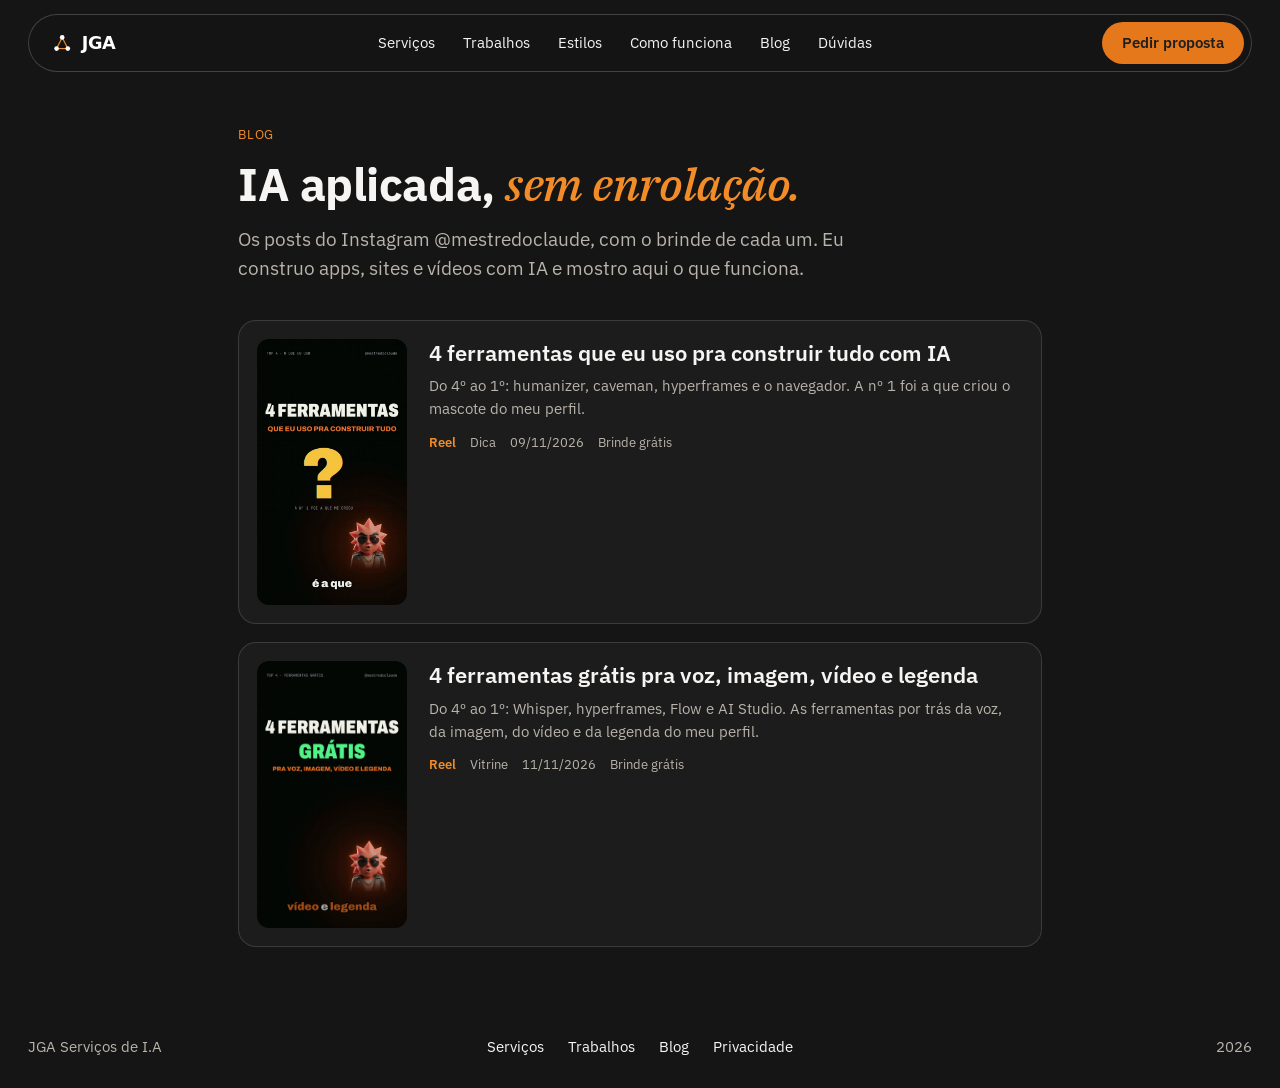
<file: blog/index.html>
<!DOCTYPE html>
<html lang="pt-BR">
<head>
<meta charset="UTF-8">
<meta name="viewport" content="width=device-width, initial-scale=1">
<title>Blog | JGA Serviços de I.A</title>
<meta name="description" content="Posts sobre IA aplicada, com um brinde grátis em cada um.">
<link rel="icon" href="../favicon.svg" type="image/svg+xml">
<link rel="preconnect" href="https://fonts.googleapis.com">
<link rel="preconnect" href="https://fonts.gstatic.com" crossorigin>
<link rel="stylesheet" href="https://fonts.googleapis.com/css2?family=IBM+Plex+Sans:wght@400;500;600;700&family=IBM+Plex+Serif:ital,wght@1,500&display=swap">
<link rel="stylesheet" href="../assets/css/home.css?v=20261107">
<link rel="stylesheet" href="../assets/css/blog.css?v=20261107">
</head>
<body>
<header class="nav-vidro">
  <div class="nav-in">
    <a class="nav-marca" href="../index.html" aria-label="JGA Serviços de I.A, página inicial"><img src="../assets/img/logo-lockup-dark.svg" alt="JGA Serviços de I.A" height="26"></a>
    <nav aria-label="Principal"><a href="../index.html#servicos">Serviços</a><a href="../index.html#trabalhos">Trabalhos</a><a href="../index.html#mais">Estilos</a><a href="../index.html#processo">Como funciona</a><a href="../blog/index.html">Blog</a><a href="../index.html#faq">Dúvidas</a></nav>
    <a class="nav-botao" href="https://wa.me/5531998234864?text=Ol%C3%A1%21%20Vim%20pelo%20site%20da%20JGA%20e%20quero%20uma%20proposta." target="_blank" rel="noopener">Pedir proposta</a>
  </div>
</header>
<main class="blog-main">
  <div class="blog-cab">
    <span class="etiqueta">Blog</span>
    <h1>IA aplicada, <em>sem enrolação.</em></h1>
    <p>Os posts do Instagram @mestredoclaude, com o brinde de cada um. Eu construo apps, sites e vídeos com IA e mostro aqui o que funciona.</p>
  </div>
  <div class="lista-posts">
    <a class="post-card" href="4-ferramentas.html">
      <img src="../assets/blog/reel-4-ferramentas.jpg" alt="" loading="lazy">
      <div><h2>4 ferramentas que eu uso pra construir tudo com IA</h2><p>Do 4º ao 1º: humanizer, caveman, hyperframes e o navegador. A nº 1 foi a que criou o mascote do meu perfil.</p>
      <div class="post-meta"><b>Reel</b><span>Dica</span><span>09/11/2026</span><span>Brinde grátis</span></div></div>
    </a>
    <a class="post-card" href="ferramentas-gratis.html">
      <img src="../assets/blog/reel-ferramentas-gratis.jpg" alt="" loading="lazy">
      <div><h2>4 ferramentas grátis pra voz, imagem, vídeo e legenda</h2><p>Do 4º ao 1º: Whisper, hyperframes, Flow e AI Studio. As ferramentas por trás da voz, da imagem, do vídeo e da legenda do meu perfil.</p>
      <div class="post-meta"><b>Reel</b><span>Vitrine</span><span>11/11/2026</span><span>Brinde grátis</span></div></div>
    </a>
  </div>
</main>
<footer class="rodape">
  <span>JGA Serviços de I.A</span>
  <nav aria-label="Rodapé"><a href="../index.html#servicos">Serviços</a><a href="../index.html#trabalhos">Trabalhos</a><a href="../blog/index.html">Blog</a><a href="../privacidade.html">Privacidade</a></nav>
  <span class="rodape-dir">2026</span>
</footer>
</body>
</html>
</file>
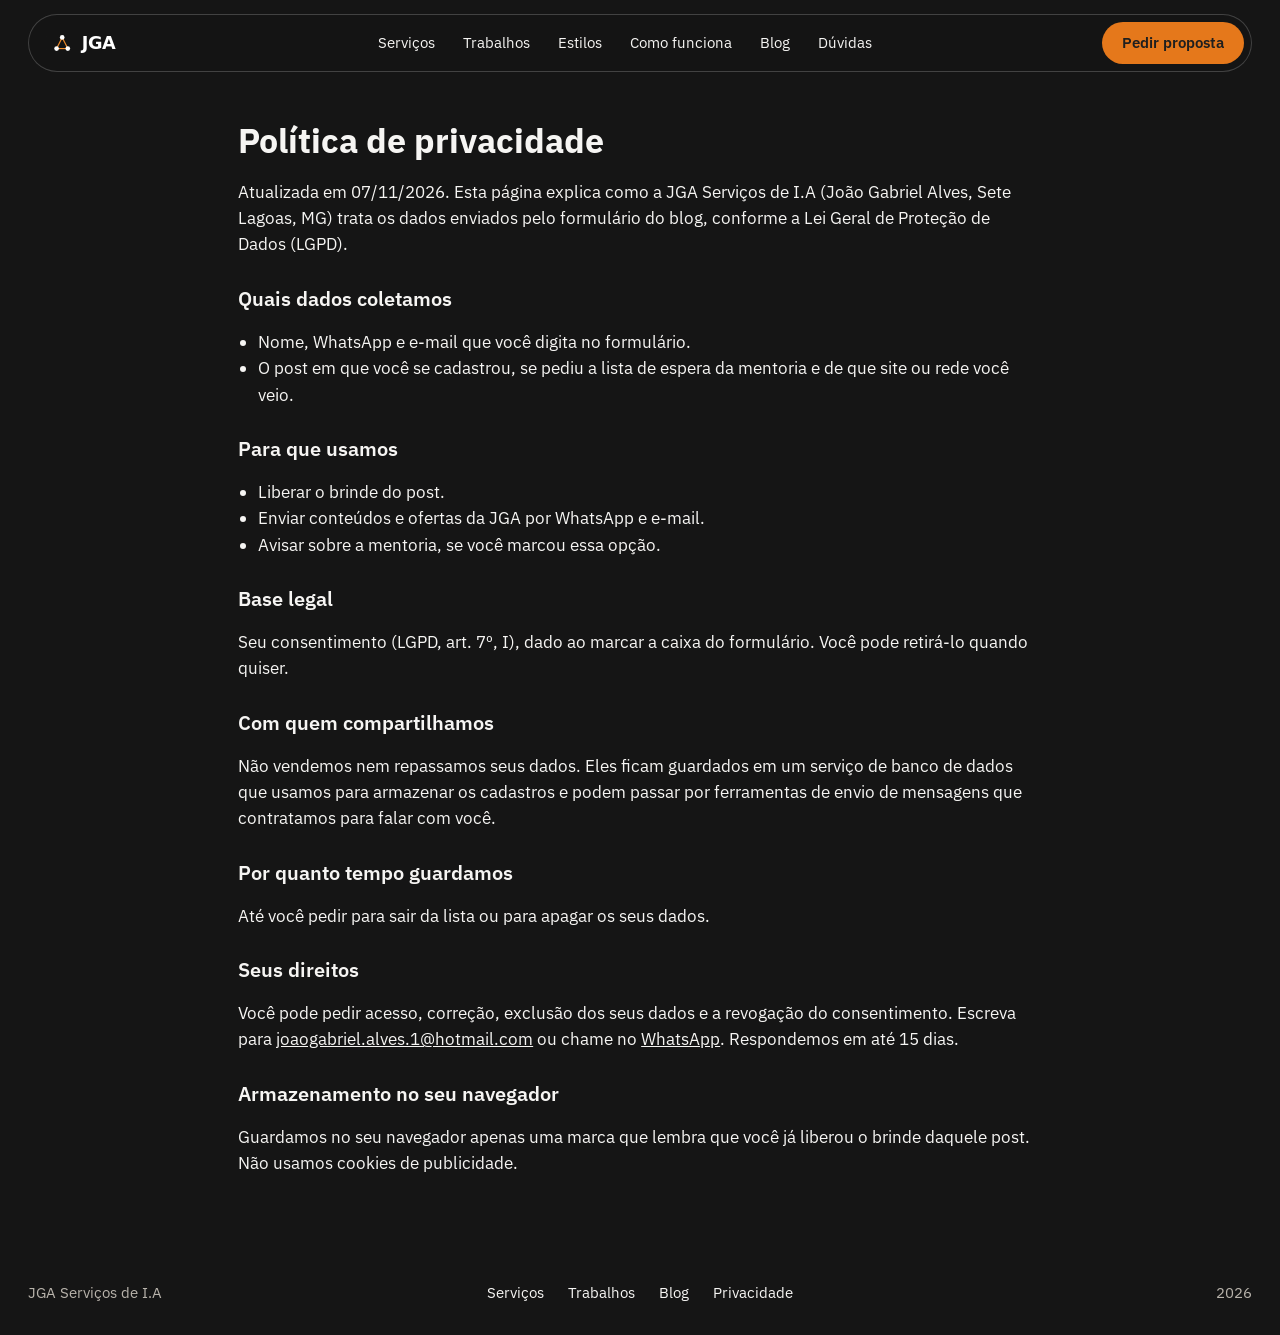
<file: privacidade.html>
<!DOCTYPE html>
<html lang="pt-BR">
<head>
<meta charset="UTF-8">
<meta name="viewport" content="width=device-width, initial-scale=1">
<title>Política de privacidade | JGA</title>
<meta name="description" content="Como a JGA trata os dados enviados pelo formulário do blog.">
<link rel="icon" href="favicon.svg" type="image/svg+xml">
<link rel="preconnect" href="https://fonts.googleapis.com">
<link rel="preconnect" href="https://fonts.gstatic.com" crossorigin>
<link rel="stylesheet" href="https://fonts.googleapis.com/css2?family=IBM+Plex+Sans:wght@400;500;600;700&family=IBM+Plex+Serif:ital,wght@1,500&display=swap">
<link rel="stylesheet" href="assets/css/home.css?v=20261107">
<link rel="stylesheet" href="assets/css/blog.css?v=20261107">
</head>
<body>
<header class="nav-vidro">
  <div class="nav-in">
    <a class="nav-marca" href="index.html" aria-label="JGA Serviços de I.A, página inicial"><img src="assets/img/logo-lockup-dark.svg" alt="JGA Serviços de I.A" height="26"></a>
    <nav aria-label="Principal"><a href="index.html#servicos">Serviços</a><a href="index.html#trabalhos">Trabalhos</a><a href="index.html#mais">Estilos</a><a href="index.html#processo">Como funciona</a><a href="blog/index.html">Blog</a><a href="index.html#faq">Dúvidas</a></nav>
    <a class="nav-botao" href="https://wa.me/5531998234864?text=Ol%C3%A1%21%20Vim%20pelo%20site%20da%20JGA%20e%20quero%20uma%20proposta." target="_blank" rel="noopener">Pedir proposta</a>
  </div>
</header>
<main class="blog-main priv">
  <h1>Política de privacidade</h1>
  <p>Atualizada em 07/11/2026. Esta página explica como a JGA Serviços de I.A (João Gabriel Alves, Sete Lagoas, MG) trata os dados enviados pelo formulário do blog, conforme a Lei Geral de Proteção de Dados (LGPD).</p>
  <h2>Quais dados coletamos</h2>
  <ul><li>Nome, WhatsApp e e-mail que você digita no formulário.</li><li>O post em que você se cadastrou, se pediu a lista de espera da mentoria e de que site ou rede você veio.</li></ul>
  <h2>Para que usamos</h2>
  <ul><li>Liberar o brinde do post.</li><li>Enviar conteúdos e ofertas da JGA por WhatsApp e e-mail.</li><li>Avisar sobre a mentoria, se você marcou essa opção.</li></ul>
  <h2>Base legal</h2>
  <p>Seu consentimento (LGPD, art. 7º, I), dado ao marcar a caixa do formulário. Você pode retirá-lo quando quiser.</p>
  <h2>Com quem compartilhamos</h2>
  <p>Não vendemos nem repassamos seus dados. Eles ficam guardados em um serviço de banco de dados que usamos para armazenar os cadastros e podem passar por ferramentas de envio de mensagens que contratamos para falar com você.</p>
  <h2>Por quanto tempo guardamos</h2>
  <p>Até você pedir para sair da lista ou para apagar os seus dados.</p>
  <h2>Seus direitos</h2>
  <p>Você pode pedir acesso, correção, exclusão dos seus dados e a revogação do consentimento. Escreva para <a href="mailto:joaogabriel.alves.1@hotmail.com">joaogabriel.alves.1@hotmail.com</a> ou chame no <a href="https://wa.me/5531998234864">WhatsApp</a>. Respondemos em até 15 dias.</p>
  <h2>Armazenamento no seu navegador</h2>
  <p>Guardamos no seu navegador apenas uma marca que lembra que você já liberou o brinde daquele post. Não usamos cookies de publicidade.</p>
</main>
<footer class="rodape">
  <span>JGA Serviços de I.A</span>
  <nav aria-label="Rodapé"><a href="index.html#servicos">Serviços</a><a href="index.html#trabalhos">Trabalhos</a><a href="blog/index.html">Blog</a><a href="privacidade.html">Privacidade</a></nav>
  <span class="rodape-dir">2026</span>
</footer>
</body>
</html>
</file>
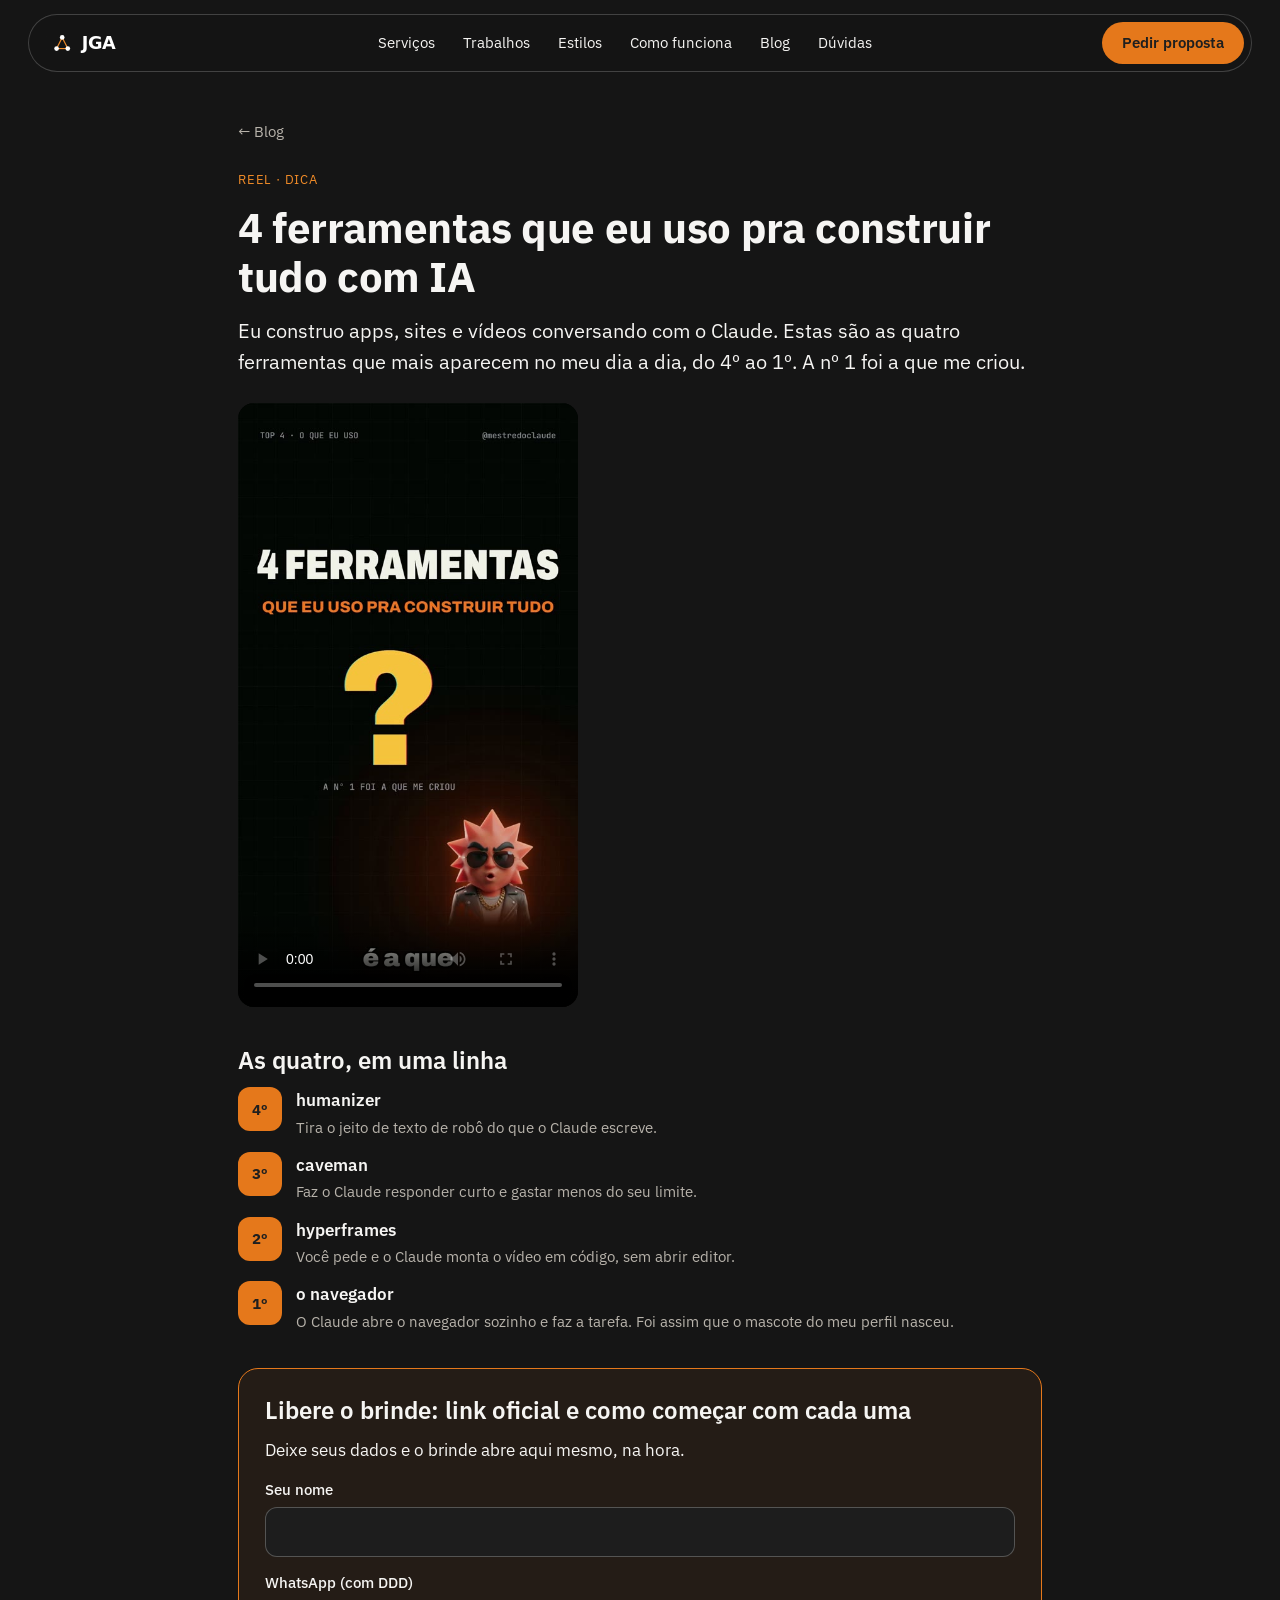
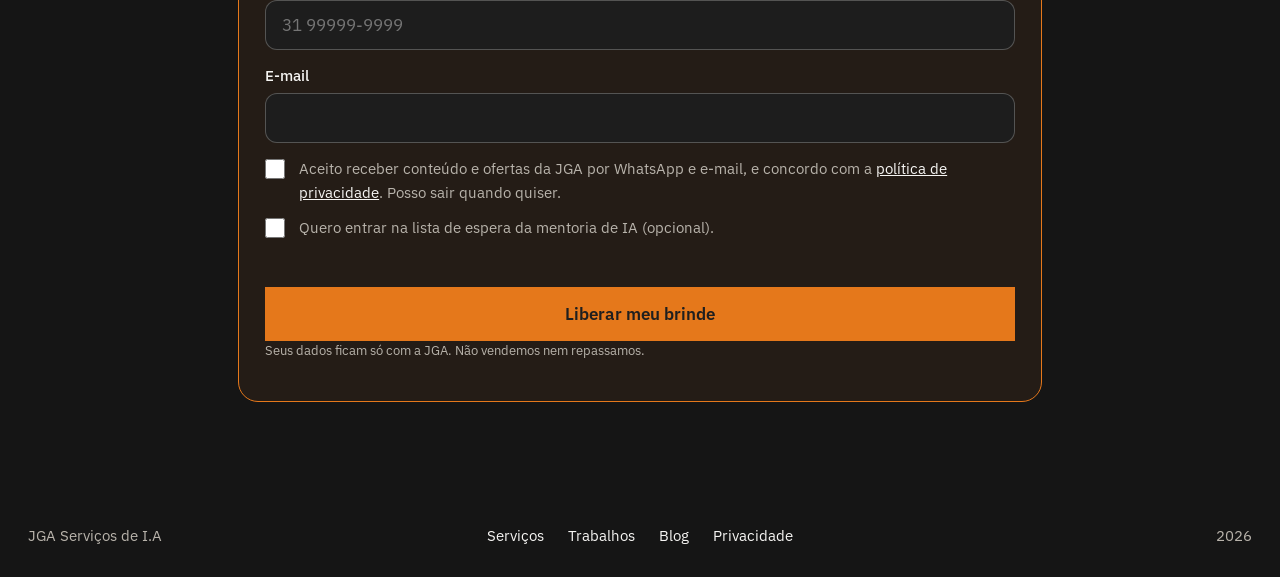
<file: blog/4-ferramentas.html>
<!DOCTYPE html>
<html lang="pt-BR">
<head>
<meta charset="UTF-8">
<meta name="viewport" content="width=device-width, initial-scale=1">
<title>4 ferramentas que eu uso pra construir tudo com IA | JGA</title>
<meta name="description" content="Do 4º ao 1º: humanizer, caveman, hyperframes e o navegador. A nº 1 foi a que criou o mascote do meu perfil.">
<link rel="icon" href="../favicon.svg" type="image/svg+xml">
<link rel="preconnect" href="https://fonts.googleapis.com">
<link rel="preconnect" href="https://fonts.gstatic.com" crossorigin>
<link rel="stylesheet" href="https://fonts.googleapis.com/css2?family=IBM+Plex+Sans:wght@400;500;600;700&family=IBM+Plex+Serif:ital,wght@1,500&display=swap">
<link rel="stylesheet" href="../assets/css/home.css?v=20261107">
<link rel="stylesheet" href="../assets/css/blog.css?v=20261107">
</head>
<body>
<header class="nav-vidro">
  <div class="nav-in">
    <a class="nav-marca" href="../index.html" aria-label="JGA Serviços de I.A, página inicial"><img src="../assets/img/logo-lockup-dark.svg" alt="JGA Serviços de I.A" height="26"></a>
    <nav aria-label="Principal"><a href="../index.html#servicos">Serviços</a><a href="../index.html#trabalhos">Trabalhos</a><a href="../index.html#mais">Estilos</a><a href="../index.html#processo">Como funciona</a><a href="../blog/index.html">Blog</a><a href="../index.html#faq">Dúvidas</a></nav>
    <a class="nav-botao" href="https://wa.me/5531998234864?text=Ol%C3%A1%21%20Vim%20pelo%20site%20da%20JGA%20e%20quero%20uma%20proposta." target="_blank" rel="noopener">Pedir proposta</a>
  </div>
</header>
<main class="blog-main artigo">
  <a class="voltar" href="index.html">← Blog</a>
  <span class="etiqueta">Reel · Dica</span>
  <h1>4 ferramentas que eu uso pra construir tudo com IA</h1>
  <p class="lead">Eu construo apps, sites e vídeos conversando com o Claude. Estas são as quatro ferramentas que mais aparecem no meu dia a dia, do 4º ao 1º. A nº 1 foi a que me criou.</p>
  <video controls playsinline preload="metadata" poster="../assets/blog/reel-4-ferramentas.jpg" src="../assets/blog/reel-4-ferramentas.mp4"></video>

  <h2>As quatro, em uma linha</h2>
  <ul class="resumo">
    <li><span class="n">4º</span><div><b>humanizer</b><span>Tira o jeito de texto de robô do que o Claude escreve.</span></div></li>
    <li><span class="n">3º</span><div><b>caveman</b><span>Faz o Claude responder curto e gastar menos do seu limite.</span></div></li>
    <li><span class="n">2º</span><div><b>hyperframes</b><span>Você pede e o Claude monta o vídeo em código, sem abrir editor.</span></div></li>
    <li><span class="n">1º</span><div><b>o navegador</b><span>O Claude abre o navegador sozinho e faz a tarefa. Foi assim que o mascote do meu perfil nasceu.</span></div></li>
  </ul>

  <section class="liberar" id="liberar" aria-labelledby="t-liberar">
    <h2 id="t-liberar">Libere o brinde: link oficial e como começar com cada uma</h2>
    <p>Deixe seus dados e o brinde abre aqui mesmo, na hora.</p>
    <form id="form-lead" data-slug="4-ferramentas" novalidate>
      <div class="campo"><label for="nome">Seu nome</label><input id="nome" name="nome" type="text" autocomplete="name" required></div>
      <div class="campo"><label for="whatsapp">WhatsApp (com DDD)</label><input id="whatsapp" name="whatsapp" type="tel" inputmode="tel" autocomplete="tel" placeholder="31 99999-9999" required></div>
      <div class="campo"><label for="email">E-mail</label><input id="email" name="email" type="email" autocomplete="email" required></div>
      <div class="armadilha" aria-hidden="true"><label>Não preencha<input name="site_url" type="text" tabindex="-1" autocomplete="off"></label></div>
      <label class="marcar"><input type="checkbox" name="consentimento" required><span>Aceito receber conteúdo e ofertas da JGA por WhatsApp e e-mail, e concordo com a <a href="../privacidade.html" target="_blank" rel="noopener">política de privacidade</a>. Posso sair quando quiser.</span></label>
      <label class="marcar"><input type="checkbox" name="mentoria"><span>Quero entrar na lista de espera da mentoria de IA (opcional).</span></label>
      <p class="erro" id="msg-erro" role="alert"></p>
      <button class="botao botao-g" type="submit">Liberar meu brinde</button>
      <p class="pequeno">Seus dados ficam só com a JGA. Não vendemos nem repassamos.</p>
    </form>
  </section>

  <div class="brinde" id="brinde" hidden>
  <h2>Seu brinde: as 4 ferramentas, com o link oficial</h2>
  <div class="ferramenta">
    <h3>4º · humanizer</h3>
    <p>Tira o jeito de texto de robô do que o Claude escreve. Use no fim, com o texto já pronto.</p>
    <p>Link oficial: <a href="https://github.com/blader/humanizer" target="_blank" rel="noopener">github.com/blader/humanizer</a><br>
    Para começar: <code>npx skills add blader/humanizer</code></p>
  </div>
  <div class="ferramenta">
    <h3>3º · caveman</h3>
    <p>Faz o Claude responder curto, sem enrolação, e usar menos texto de resposta. Os autores falam em economia grande de texto; esse número é do projeto e não foi medido por mim. Para voltar ao normal, é só pedir "normal mode".</p>
    <p>Link oficial: <a href="https://github.com/JuliusBrussee/caveman" target="_blank" rel="noopener">github.com/JuliusBrussee/caveman</a><br>
    Para começar: siga a instalação do README do projeto.</p>
  </div>
  <div class="ferramenta">
    <h3>2º · hyperframes</h3>
    <p>Você pede e o Claude monta o vídeo em código, sem abrir editor. Comece com um vídeo curto, de uns 10 segundos, só com texto.</p>
    <p>Link oficial: <a href="https://github.com/heygen-com/hyperframes" target="_blank" rel="noopener">github.com/heygen-com/hyperframes</a><br>
    Para começar: <code>npx skills add heygen-com/hyperframes</code></p>
  </div>
  <div class="ferramenta">
    <h3>1º · o navegador (Playwright MCP)</h3>
    <p>O Claude abre o navegador sozinho, clica, digita e faz a tarefa por você. Foi assim que o mascote do meu perfil nasceu. Comece com uma tarefa simples: "abra tal site e me diga o título".</p>
    <p>Link oficial: <a href="https://github.com/microsoft/playwright-mcp" target="_blank" rel="noopener">github.com/microsoft/playwright-mcp</a><br>
    Para começar: siga a instalação do README (há um comando pronto para o Claude Code).</p>
  </div>
</div>
</main>
<footer class="rodape">
  <span>JGA Serviços de I.A</span>
  <nav aria-label="Rodapé"><a href="../index.html#servicos">Serviços</a><a href="../index.html#trabalhos">Trabalhos</a><a href="../blog/index.html">Blog</a><a href="../privacidade.html">Privacidade</a></nav>
  <span class="rodape-dir">2026</span>
</footer>
<script src="../assets/js/leads-config.js?v=20261107"></script>
<script src="../assets/js/blog.js?v=20261107"></script>
</body>
</html>
</file>
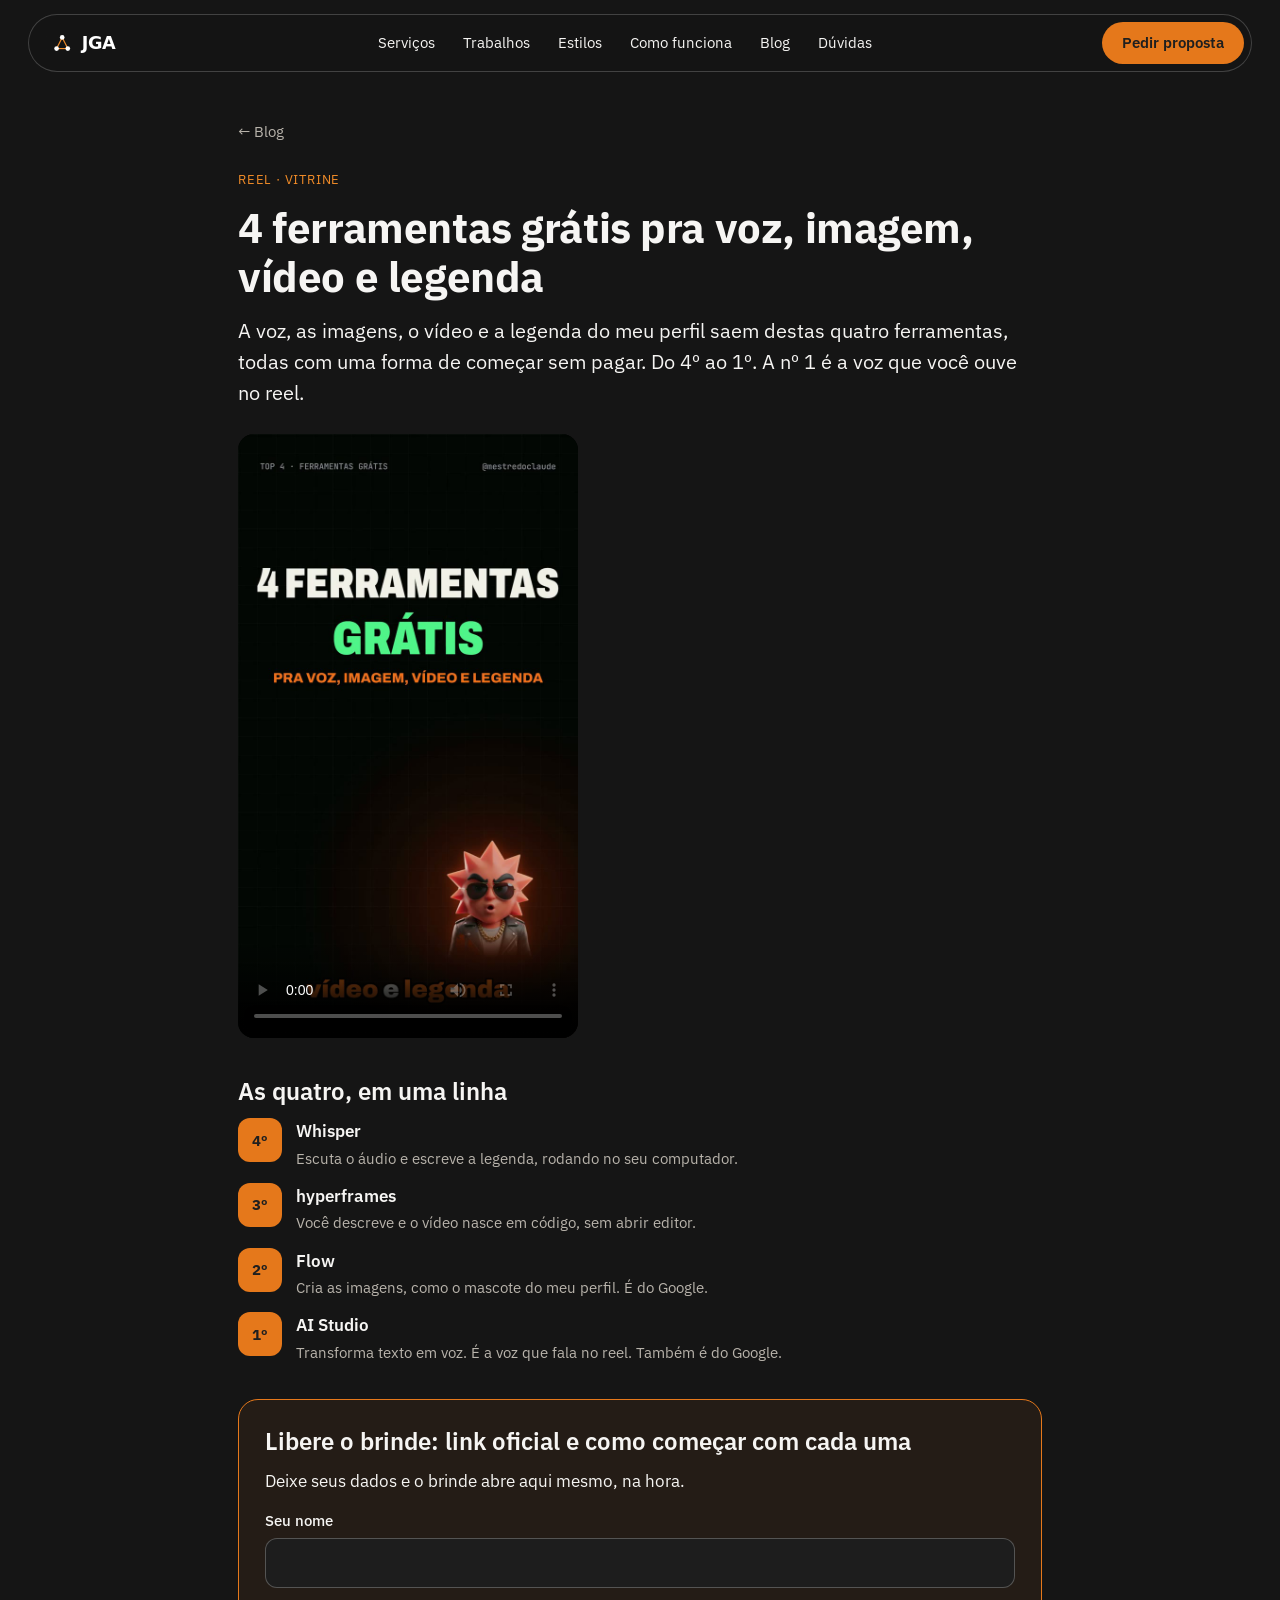
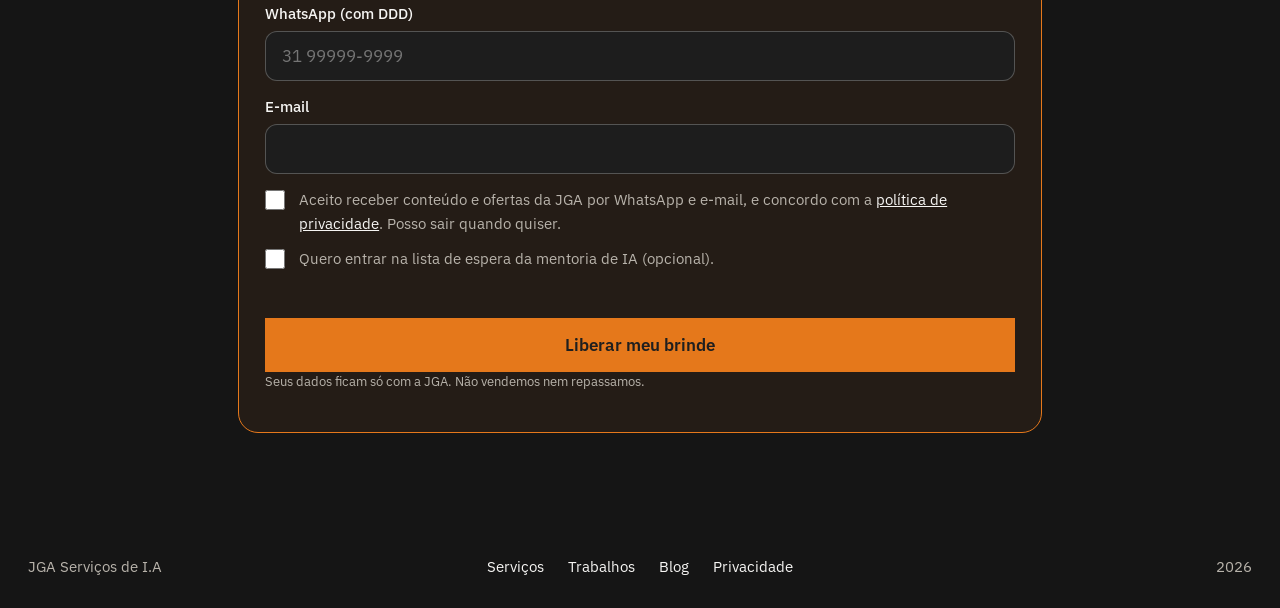
<file: blog/ferramentas-gratis.html>
<!DOCTYPE html>
<html lang="pt-BR">
<head>
<meta charset="UTF-8">
<meta name="viewport" content="width=device-width, initial-scale=1">
<title>4 ferramentas grátis pra voz, imagem, vídeo e legenda | JGA</title>
<meta name="description" content="Do 4º ao 1º: Whisper, hyperframes, Flow e AI Studio. As ferramentas por trás da voz, da imagem, do vídeo e da legenda do meu perfil, cada uma com o link oficial.">
<link rel="icon" href="../favicon.svg" type="image/svg+xml">
<link rel="preconnect" href="https://fonts.googleapis.com">
<link rel="preconnect" href="https://fonts.gstatic.com" crossorigin>
<link rel="stylesheet" href="https://fonts.googleapis.com/css2?family=IBM+Plex+Sans:wght@400;500;600;700&family=IBM+Plex+Serif:ital,wght@1,500&display=swap">
<link rel="stylesheet" href="../assets/css/home.css?v=20261107">
<link rel="stylesheet" href="../assets/css/blog.css?v=20261107">
</head>
<body>
<header class="nav-vidro">
  <div class="nav-in">
    <a class="nav-marca" href="../index.html" aria-label="JGA Serviços de I.A, página inicial"><img src="../assets/img/logo-lockup-dark.svg" alt="JGA Serviços de I.A" height="26"></a>
    <nav aria-label="Principal"><a href="../index.html#servicos">Serviços</a><a href="../index.html#trabalhos">Trabalhos</a><a href="../index.html#mais">Estilos</a><a href="../index.html#processo">Como funciona</a><a href="../blog/index.html">Blog</a><a href="../index.html#faq">Dúvidas</a></nav>
    <a class="nav-botao" href="https://wa.me/5531998234864?text=Ol%C3%A1%21%20Vim%20pelo%20site%20da%20JGA%20e%20quero%20uma%20proposta." target="_blank" rel="noopener">Pedir proposta</a>
  </div>
</header>
<main class="blog-main artigo">
  <a class="voltar" href="index.html">← Blog</a>
  <span class="etiqueta">Reel · Vitrine</span>
  <h1>4 ferramentas grátis pra voz, imagem, vídeo e legenda</h1>
  <p class="lead">A voz, as imagens, o vídeo e a legenda do meu perfil saem destas quatro ferramentas, todas com uma forma de começar sem pagar. Do 4º ao 1º. A nº 1 é a voz que você ouve no reel.</p>
  <video controls playsinline preload="metadata" poster="../assets/blog/reel-ferramentas-gratis.jpg" src="../assets/blog/reel-ferramentas-gratis.mp4"></video>

  <h2>As quatro, em uma linha</h2>
  <ul class="resumo">
    <li><span class="n">4º</span><div><b>Whisper</b><span>Escuta o áudio e escreve a legenda, rodando no seu computador.</span></div></li>
    <li><span class="n">3º</span><div><b>hyperframes</b><span>Você descreve e o vídeo nasce em código, sem abrir editor.</span></div></li>
    <li><span class="n">2º</span><div><b>Flow</b><span>Cria as imagens, como o mascote do meu perfil. É do Google.</span></div></li>
    <li><span class="n">1º</span><div><b>AI Studio</b><span>Transforma texto em voz. É a voz que fala no reel. Também é do Google.</span></div></li>
  </ul>

  <section class="liberar" id="liberar" aria-labelledby="t-liberar">
    <h2 id="t-liberar">Libere o brinde: link oficial e como começar com cada uma</h2>
    <p>Deixe seus dados e o brinde abre aqui mesmo, na hora.</p>
    <form id="form-lead" data-slug="ferramentas-gratis" novalidate>
      <div class="campo"><label for="nome">Seu nome</label><input id="nome" name="nome" type="text" autocomplete="name" required></div>
      <div class="campo"><label for="whatsapp">WhatsApp (com DDD)</label><input id="whatsapp" name="whatsapp" type="tel" inputmode="tel" autocomplete="tel" placeholder="31 99999-9999" required></div>
      <div class="campo"><label for="email">E-mail</label><input id="email" name="email" type="email" autocomplete="email" required></div>
      <div class="armadilha" aria-hidden="true"><label>Não preencha<input name="site_url" type="text" tabindex="-1" autocomplete="off"></label></div>
      <label class="marcar"><input type="checkbox" name="consentimento" required><span>Aceito receber conteúdo e ofertas da JGA por WhatsApp e e-mail, e concordo com a <a href="../privacidade.html" target="_blank" rel="noopener">política de privacidade</a>. Posso sair quando quiser.</span></label>
      <label class="marcar"><input type="checkbox" name="mentoria"><span>Quero entrar na lista de espera da mentoria de IA (opcional).</span></label>
      <p class="erro" id="msg-erro" role="alert"></p>
      <button class="botao botao-g" type="submit">Liberar meu brinde</button>
      <p class="pequeno">Seus dados ficam só com a JGA. Não vendemos nem repassamos.</p>
    </form>
  </section>

  <div class="brinde" id="brinde" hidden>
  <h2>Seu brinde: as 4 ferramentas grátis, com o link oficial</h2>
  <div class="ferramenta">
    <h3>4º · Whisper</h3>
    <p>Reconhece a fala e escreve o texto com o tempo de cada palavra, que é a base da legenda animada. Roda no seu computador, sem enviar o áudio para a internet. Eu uso a versão faster-whisper, que é uma reimplementação mais rápida do mesmo modelo.</p>
    <p>Link oficial: <a href="https://github.com/openai/whisper" target="_blank" rel="noopener">github.com/openai/whisper</a><br>
    Versão mais rápida: <a href="https://github.com/SYSTRAN/faster-whisper" target="_blank" rel="noopener">github.com/SYSTRAN/faster-whisper</a><br>
    Para começar: siga a instalação do README. Dica: use o modelo pequeno primeiro, é leve e já funciona bem.</p>
  </div>
  <div class="ferramenta">
    <h3>3º · hyperframes</h3>
    <p>Você pede e o Claude monta o vídeo em código, sem abrir editor. Comece com um vídeo curto, de uns 10 segundos, só com texto. O Claude é um serviço à parte, com plano próprio; o hyperframes é a ferramenta que renderiza o vídeo.</p>
    <p>Link oficial: <a href="https://github.com/heygen-com/hyperframes" target="_blank" rel="noopener">github.com/heygen-com/hyperframes</a><br>
    Para começar: <code>npx skills add heygen-com/hyperframes</code></p>
  </div>
  <div class="ferramenta">
    <h3>2º · Flow, do Google</h3>
    <p>Cria imagens a partir de texto. O mascote do meu perfil foi feito aqui. Comece descrevendo um personagem simples e peça sem texto na imagem, porque a ferramenta às vezes escreve palavras sozinha.</p>
    <p>Link oficial: <a href="https://labs.google/fx/tools/flow" target="_blank" rel="noopener">labs.google/fx/tools/flow</a><br>
    Atenção: o plano grátis tem limite de créditos, e as regras mudam com o tempo. Confira na página oficial antes de contar com isso.</p>
  </div>
  <div class="ferramenta">
    <h3>1º · AI Studio, do Google</h3>
    <p>Transforma texto em voz. É a voz que fala no reel. Cole o texto, escolha a voz e gere. Escreva os números por extenso para a voz ler certo.</p>
    <p>Link oficial: <a href="https://aistudio.google.com" target="_blank" rel="noopener">aistudio.google.com</a><br>
    Atenção: o uso do AI Studio é grátis, mas a voz tem limite de uso por dia, e no plano grátis o Google pode usar o que você envia para melhorar os produtos dele. Não coloque dado sigiloso.</p>
  </div>
  <p class="pequeno">Resumo honesto: estas quatro têm um jeito de começar sem pagar, com limites. O Claude, que eu uso para juntar tudo, tem plano próprio.</p>
</div>
</main>
<footer class="rodape">
  <span>JGA Serviços de I.A</span>
  <nav aria-label="Rodapé"><a href="../index.html#servicos">Serviços</a><a href="../index.html#trabalhos">Trabalhos</a><a href="../blog/index.html">Blog</a><a href="../privacidade.html">Privacidade</a></nav>
  <span class="rodape-dir">2026</span>
</footer>
<script src="../assets/js/leads-config.js?v=20261107"></script>
<script src="../assets/js/blog.js?v=20261107"></script>
</body>
</html>
</file>
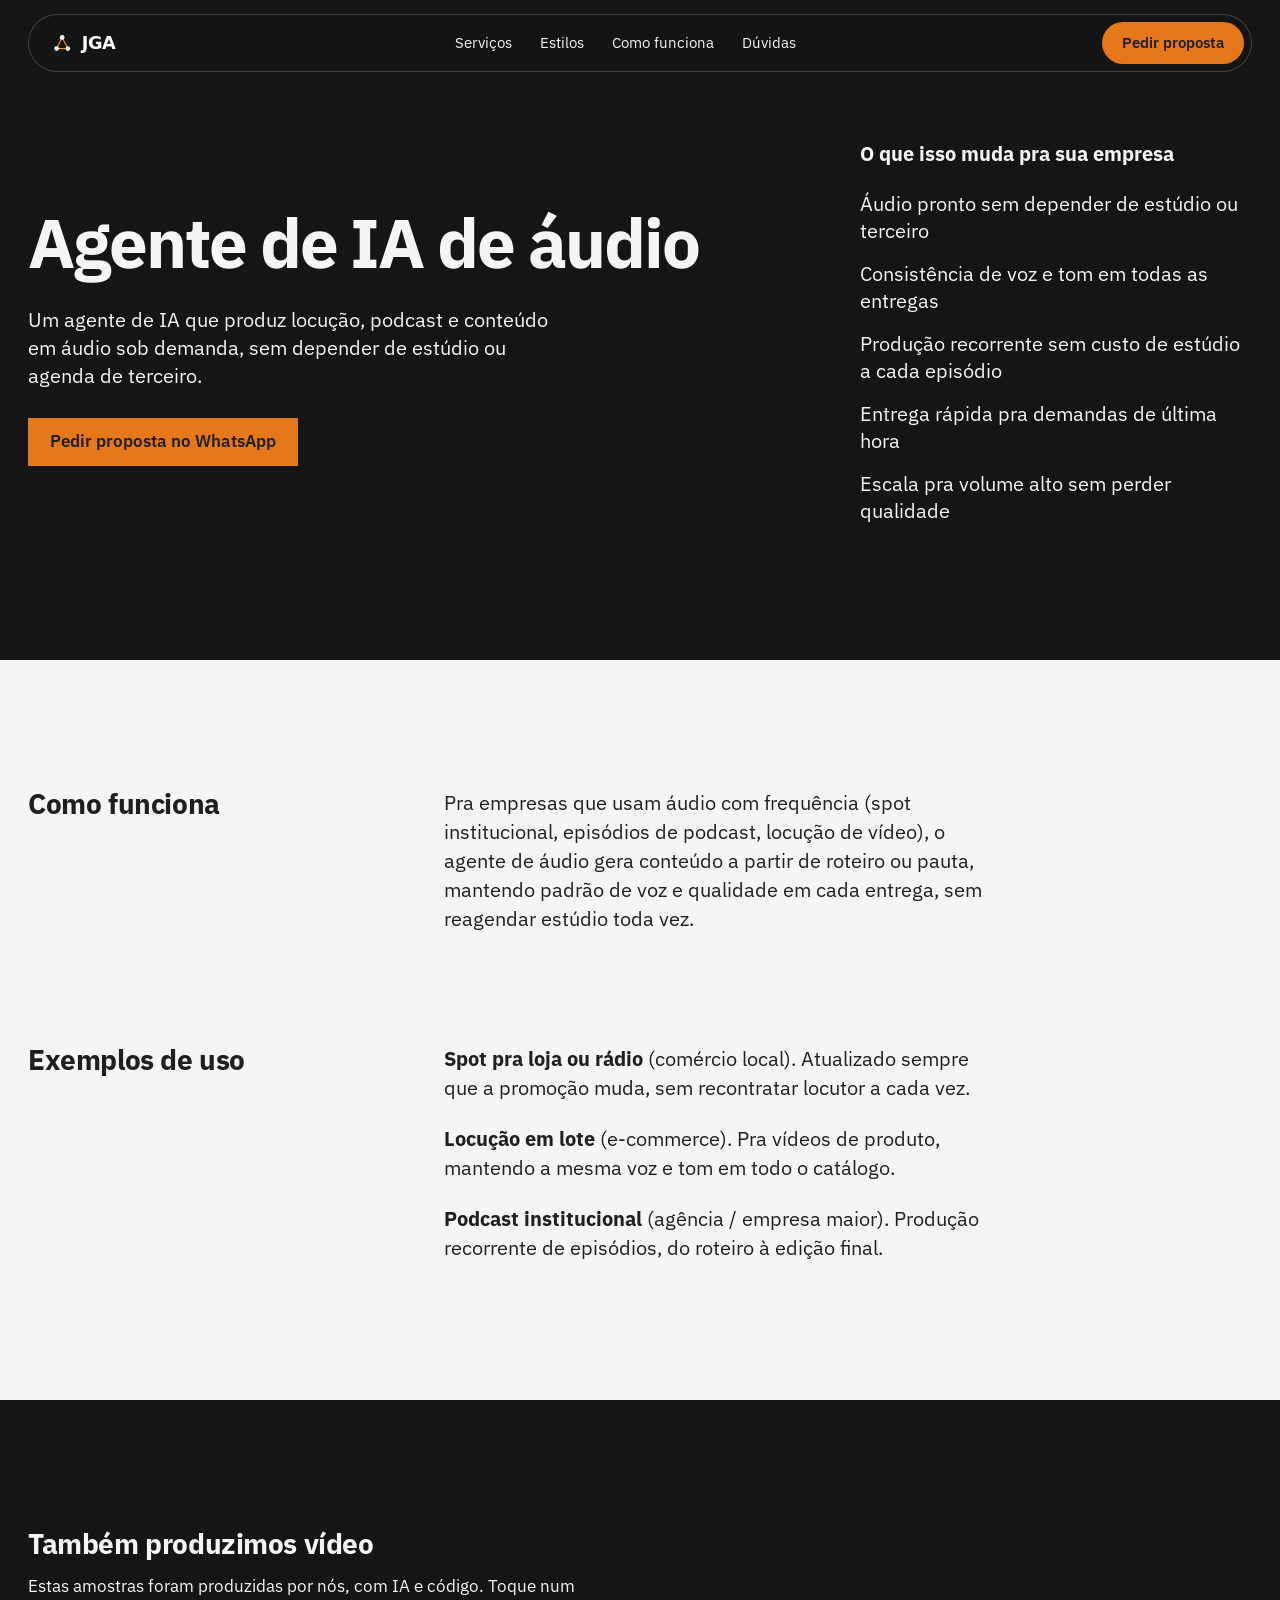
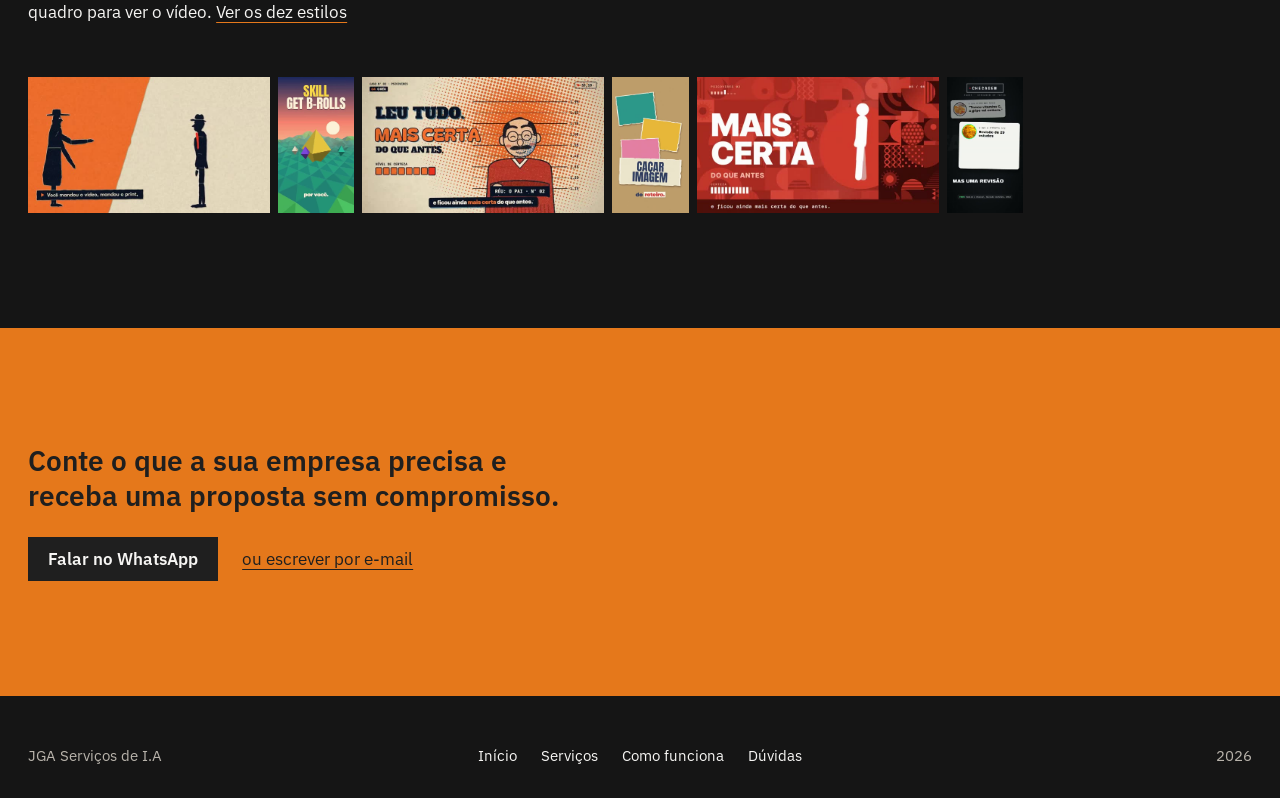
<file: servicos/agente-audio.html>
<!doctype html>
<html lang="pt-BR">
<head>
<meta charset="UTF-8">
<meta name="viewport" content="width=device-width, initial-scale=1">
<title>Agente de IA de áudio | JGA Serviços de I.A</title>
<meta name="description" content="Agente de IA que produz locução, podcast e conteúdo em áudio sob demanda. Exemplos de uso e benefícios.">
<link rel="icon" href="../favicon.svg" type="image/svg+xml">
<link rel="preconnect" href="https://fonts.googleapis.com">
<link rel="preconnect" href="https://fonts.gstatic.com" crossorigin>
<link rel="stylesheet" href="https://fonts.googleapis.com/css2?family=IBM+Plex+Sans:wght@400;500;600;700&display=swap">
<link rel="stylesheet" href="../assets/css/home.css">
<link rel="stylesheet" href="../assets/css/servico.css">
<script>document.documentElement.classList.add("js")</script>
<script type="application/ld+json">{"@context": "https://schema.org", "@type": "Service", "serviceType": "Agente de áudio", "name": "Agente de IA de áudio | JGA Serviços de I.A", "description": "Agente de IA que produz locução, podcast e conteúdo em áudio sob demanda.", "provider": {"@type": "ProfessionalService", "name": "JGA Serviços de I.A", "url": "https://gojira1998.github.io/jga-site"}, "areaServed": "BR"}</script>
</head>
<body>
<a class="pular" href="#conteudo">Pular para o conteúdo</a>
<header class="nav-vidro">
  <div class="nav-in">
    <a class="nav-marca" href="../index.html" aria-label="JGA Serviços de I.A, página inicial"><img src="../assets/img/logo-lockup-dark.svg" alt="JGA Serviços de I.A" height="26"></a>
    <nav aria-label="Principal"><a href="../index.html#servicos">Serviços</a><a href="../index.html#portfolio">Estilos</a><a href="../index.html#processo">Como funciona</a><a href="../index.html#faq">Dúvidas</a></nav>
    <a class="nav-botao" href="https://wa.me/5531998234864?text=Ol%C3%A1%21%20Vim%20pelo%20site%20da%20JGA%20e%20quero%20saber%20mais%20sobre%20o%20servi%C3%A7o%20de%20agente%20de%20%C3%A1udio." target="_blank" rel="noopener">Pedir proposta</a>
  </div>
</header>
<main id="conteudo">

<section class="s-hero">
  <div class="s-hero-txt">
    <h1>Agente de IA de áudio</h1>
    <p class="s-lead">Um agente de IA que produz locução, podcast e conteúdo em áudio sob demanda, sem depender de estúdio ou agenda de terceiro.</p>
    <a class="botao" href="https://wa.me/5531998234864?text=Ol%C3%A1%21%20Vim%20pelo%20site%20da%20JGA%20e%20quero%20saber%20mais%20sobre%20o%20servi%C3%A7o%20de%20agente%20de%20%C3%A1udio." target="_blank" rel="noopener">Pedir proposta no WhatsApp</a>
  </div>
  <div class="s-lado s-lado-lista"><h2>O que isso muda pra sua empresa</h2><ul class="beneficios"><li>Áudio pronto sem depender de estúdio ou terceiro</li><li>Consistência de voz e tom em todas as entregas</li><li>Produção recorrente sem custo de estúdio a cada episódio</li><li>Entrega rápida pra demandas de última hora</li><li>Escala pra volume alto sem perder qualidade</li></ul></div>
</section>

<section class="s-sec s-papel s-como">
  <div class="s-grade"><h2>Como funciona</h2><div class="s-texto"><p>Pra empresas que usam áudio com frequência (spot institucional, episódios de podcast, locução de vídeo), o agente de áudio gera conteúdo a partir de roteiro ou pauta, mantendo padrão de voz e qualidade em cada entrega, sem reagendar estúdio toda vez.</p></div></div>
  <div class="s-grade s-exemplos"><h2>Exemplos de uso</h2><div class="s-texto exemplos"><p><b>Spot pra loja ou rádio</b> (comércio local). Atualizado sempre que a promoção muda, sem recontratar locutor a cada vez.</p><p><b>Locução em lote</b> (e-commerce). Pra vídeos de produto, mantendo a mesma voz e tom em todo o catálogo.</p><p><b>Podcast institucional</b> (agência / empresa maior). Produção recorrente de episódios, do roteiro à edição final.</p></div></div>
</section>




<section class="s-sec s-amostras s-portfolio" id="amostras"><h2>Também produzimos vídeo</h2><p class="intro">Estas amostras foram produzidas por nós, com IA e código. Toque num quadro para ver o vídeo. <a href="../index.html#portfolio">Ver os dez estilos</a></p><div class="folha-mini "><button class="mini" type="button" data-estilo="explicativo-01-noir" aria-label="Ver o vídeo no estilo Noir editorial"><img src="../assets/frames/explicativo-01-noir-2.jpg" width="640" height="360" alt="Quadro de um vídeo no estilo Noir editorial" loading="lazy" decoding="async"></button><button class="mini" type="button" data-estilo="reel-03-lowpoly" aria-label="Ver o vídeo no estilo Low poly"><img src="../assets/frames/reel-03-lowpoly-3.jpg" width="420" height="746" alt="Quadro de um vídeo no estilo Low poly" loading="lazy" decoding="async"></button><button class="mini" type="button" data-estilo="explicativo-03-halftone" aria-label="Ver o vídeo no estilo Halftone"><img src="../assets/frames/explicativo-03-halftone-3.jpg" width="640" height="360" alt="Quadro de um vídeo no estilo Halftone" loading="lazy" decoding="async"></button><button class="mini" type="button" data-estilo="reel-02-colagem" aria-label="Ver o vídeo no estilo Colagem de papel"><img src="../assets/frames/reel-02-colagem-2.jpg" width="420" height="746" alt="Quadro de um vídeo no estilo Colagem de papel" loading="lazy" decoding="async"></button><button class="mini" type="button" data-estilo="explicativo-04-pictograma" aria-label="Ver o vídeo no estilo Pictograma"><img src="../assets/frames/explicativo-04-pictograma-3.jpg" width="640" height="360" alt="Quadro de um vídeo no estilo Pictograma" loading="lazy" decoding="async"></button><button class="mini" type="button" data-estilo="reel-05-checagem" aria-label="Ver o vídeo no estilo Checagem"><img src="../assets/frames/reel-05-checagem-3.jpg" width="420" height="746" alt="Quadro de um vídeo no estilo Checagem" loading="lazy" decoding="async"></button></div></section>

<section id="contato" class="sec sec-cta">
  <div class="cta-txt">
    <p>Conte o que a sua empresa precisa e receba uma proposta sem compromisso.</p>
    <div class="cta-linha"><a class="botao botao-p" href="https://wa.me/5531998234864?text=Ol%C3%A1%21%20Vim%20pelo%20site%20da%20JGA%20e%20quero%20saber%20mais%20sobre%20o%20servi%C3%A7o%20de%20agente%20de%20%C3%A1udio." target="_blank" rel="noopener">Falar no WhatsApp</a><a class="cta-link" href="mailto:joaogabriel.alves.1@hotmail.com">ou escrever por e-mail</a></div>
  </div>
</section>

</main>

<footer class="rodape">
  <span>JGA Serviços de I.A</span>
  <nav aria-label="Rodapé"><a href="../index.html">Início</a><a href="../index.html#servicos">Serviços</a><a href="../index.html#processo">Como funciona</a><a href="../index.html#faq">Dúvidas</a></nav>
  <span class="rodape-dir">2026</span>
</footer>
<dialog id="player" aria-label="Vídeo de amostra">
  <button type="button" class="fechar" id="player-fecha" aria-label="Fechar">Fechar</button>
  <video id="player-video" controls playsinline muted></video>
  <div class="player-info"><h3 id="player-nome"></h3><p id="player-desc"></p><a class="botao botao-p" id="player-pedir" href="https://wa.me/5531998234864?text=Ol%C3%A1%21%20Vim%20pelo%20site%20da%20JGA%20e%20quero%20saber%20mais%20sobre%20o%20servi%C3%A7o%20de%20agente%20de%20%C3%A1udio." target="_blank" rel="noopener">Pedir neste estilo no WhatsApp</a></div>
</dialog>
<script type="application/json" id="estilos-dados">{"explicativo-01-noir": {"nome": "Noir editorial", "desc": "Silhuetas e tipografia forte, ritmo de documentário curto.", "o": "h"}, "explicativo-02-gravura": {"nome": "Gravura", "desc": "Visual de livro antigo, para temas sérios ou históricos.", "o": "h"}, "explicativo-03-halftone": {"nome": "Halftone", "desc": "Textura de impressão e quadros de dossiê.", "o": "h"}, "explicativo-04-pictograma": {"nome": "Pictograma", "desc": "Figuras simples e formas geométricas, claro e direto.", "o": "h"}, "reel-01-risograph": {"nome": "Risograph", "desc": "Cores chapadas e textura de impressão.", "o": "v"}, "reel-02-colagem": {"nome": "Colagem de papel", "desc": "Recortes, fita e sobreposição.", "o": "v"}, "reel-03-lowpoly": {"nome": "Low poly", "desc": "Cenário em 3D simples e colorido.", "o": "v"}, "reel-04-tipografia": {"nome": "Tipografia cinética", "desc": "O texto é a animação.", "o": "v"}, "reel-05-checagem": {"nome": "Checagem", "desc": "Formato de \"é verdade ou mito?\" com selo e fonte.", "o": "v"}, "reel-06-camadas": {"nome": "Camadas", "desc": "Profundidade e movimento de câmera.", "o": "v"}}</script>
<script>window.JGA_WA = "https://wa.me/5531998234864?text="; window.JGA_MSG = "Olá! Vi o estilo {nome} no site da JGA e quero um vídeo assim para a minha empresa.";</script>
<script src="../assets/js/servico.js" defer></script>
</body>
</html>
</file>
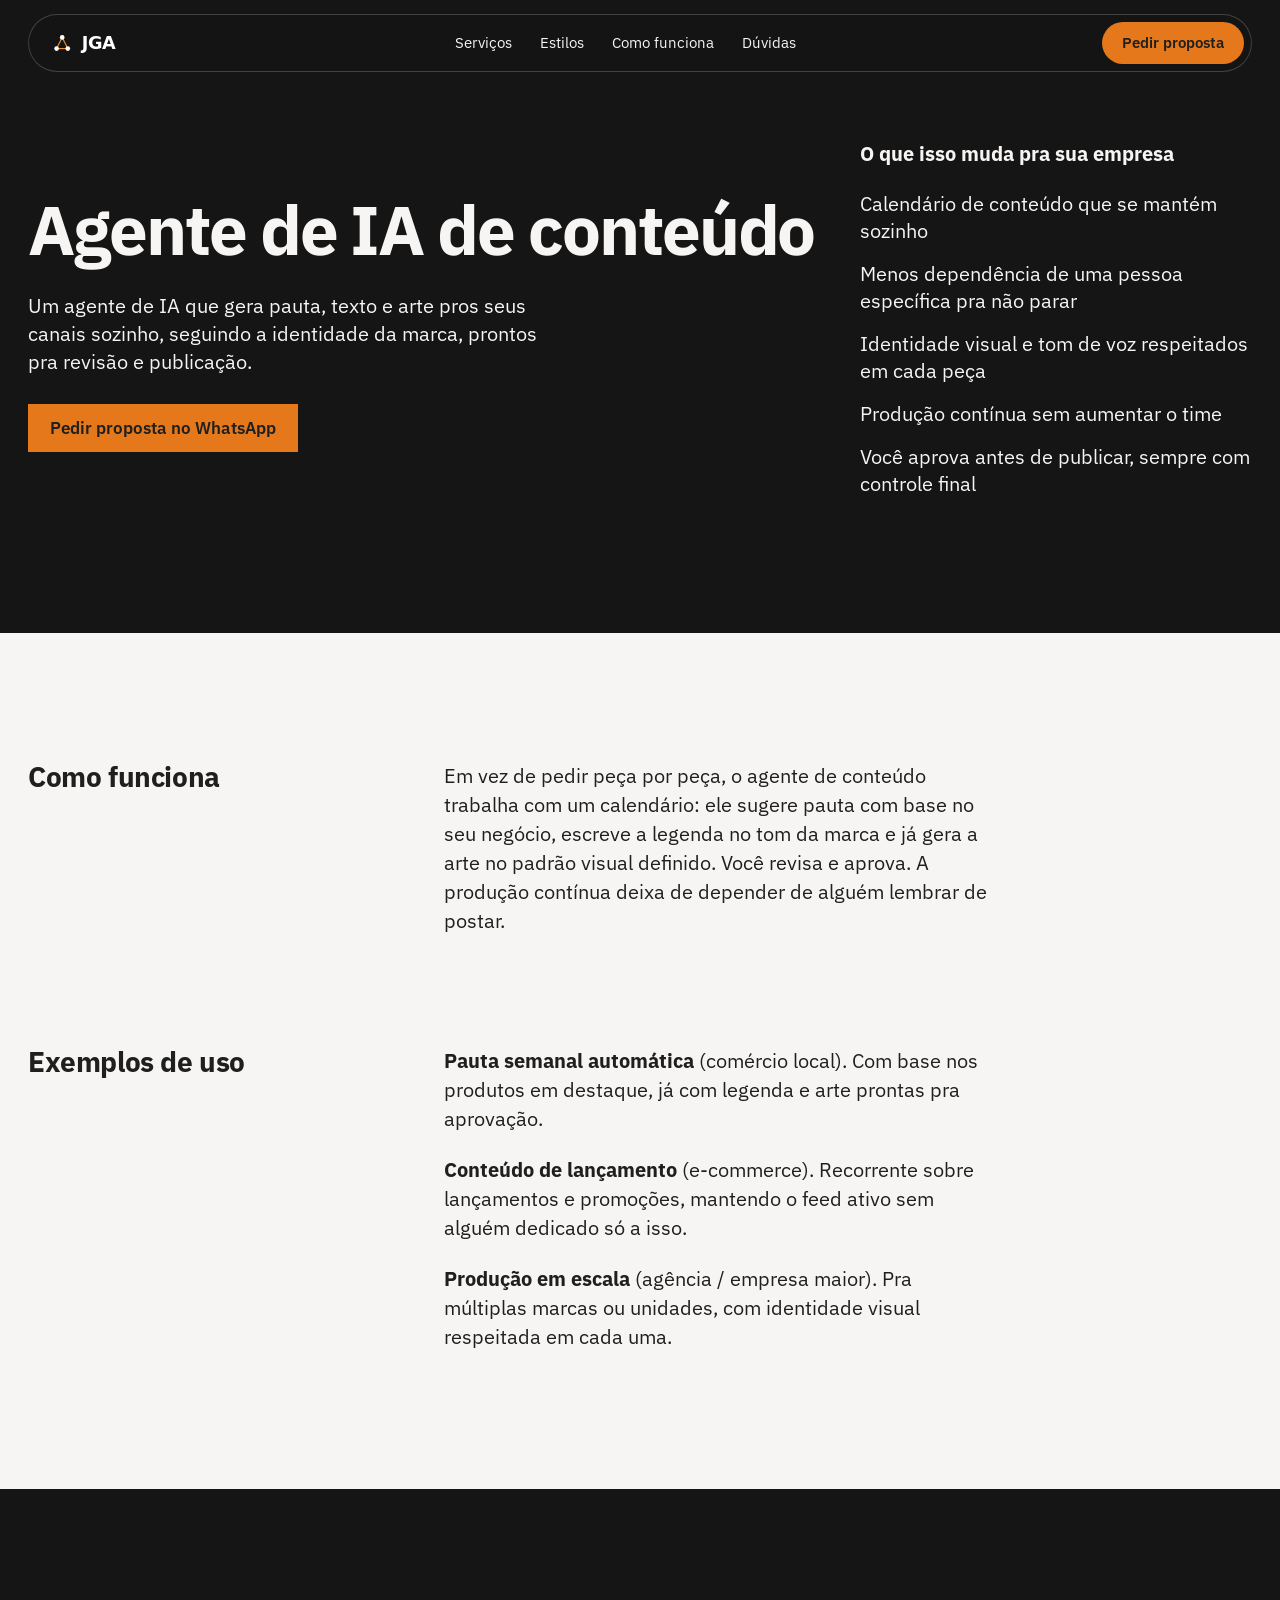
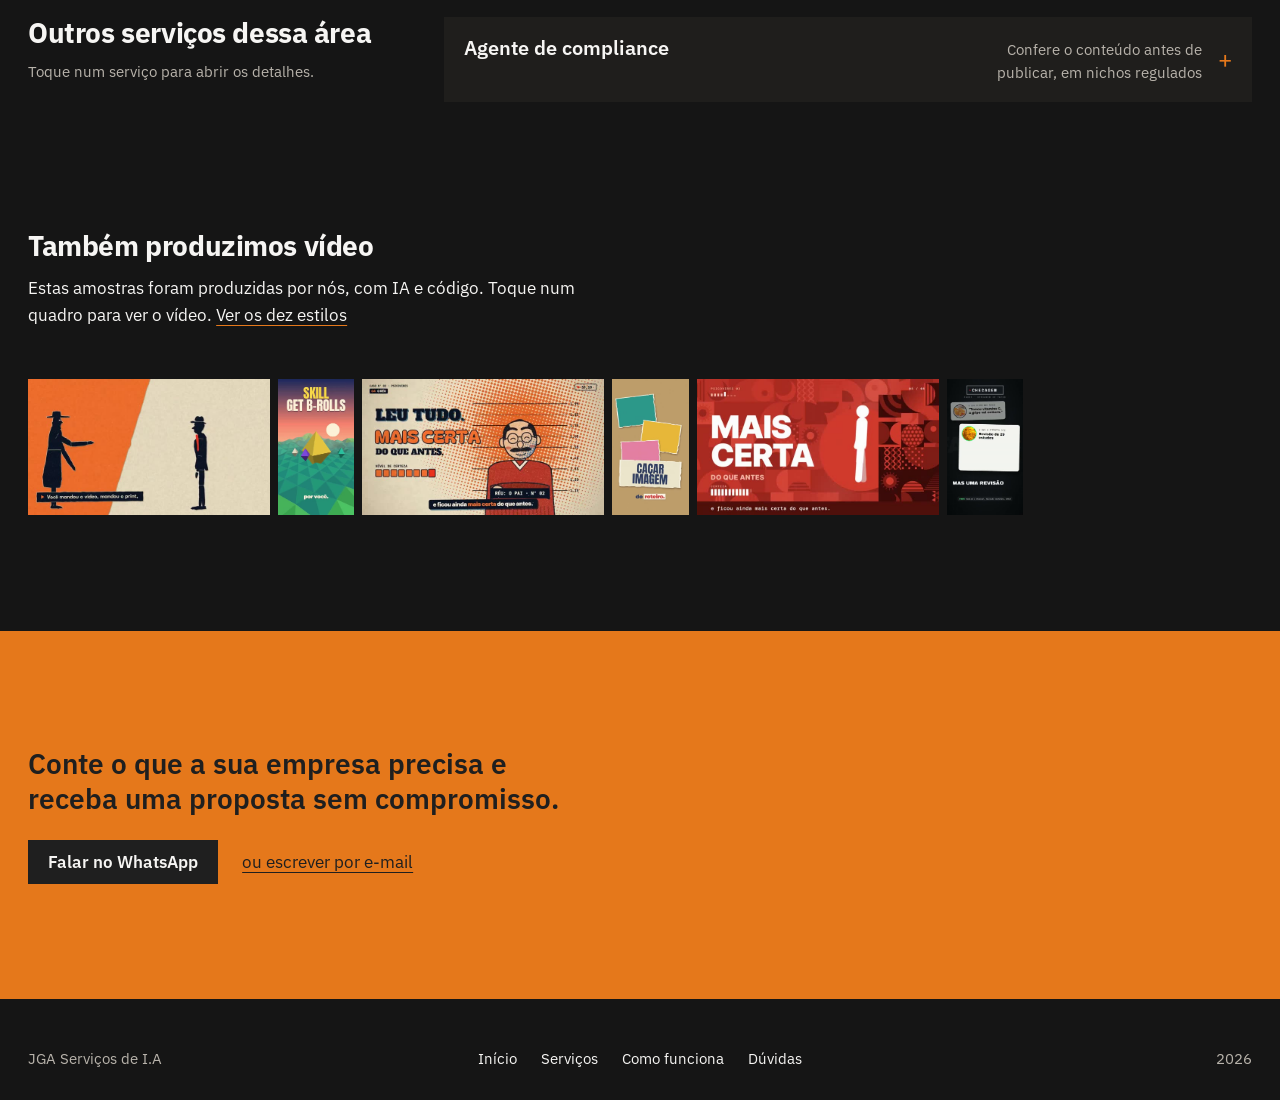
<file: servicos/agente-conteudo.html>
<!doctype html>
<html lang="pt-BR">
<head>
<meta charset="UTF-8">
<meta name="viewport" content="width=device-width, initial-scale=1">
<title>Agente de IA de conteúdo | JGA Serviços de I.A</title>
<meta name="description" content="Agente de IA que gera pauta, texto e arte pros seus canais sozinho. Exemplos de uso e benefícios.">
<link rel="icon" href="../favicon.svg" type="image/svg+xml">
<link rel="preconnect" href="https://fonts.googleapis.com">
<link rel="preconnect" href="https://fonts.gstatic.com" crossorigin>
<link rel="stylesheet" href="https://fonts.googleapis.com/css2?family=IBM+Plex+Sans:wght@400;500;600;700&display=swap">
<link rel="stylesheet" href="../assets/css/home.css">
<link rel="stylesheet" href="../assets/css/servico.css">
<script>document.documentElement.classList.add("js")</script>
<script type="application/ld+json">{"@context": "https://schema.org", "@type": "Service", "serviceType": "Agente de conteúdo", "name": "Agente de IA de conteúdo | JGA Serviços de I.A", "description": "Agente de IA que gera pauta, texto e arte pros seus canais sozinho.", "provider": {"@type": "ProfessionalService", "name": "JGA Serviços de I.A", "url": "https://gojira1998.github.io/jga-site"}, "areaServed": "BR"}</script>
</head>
<body>
<a class="pular" href="#conteudo">Pular para o conteúdo</a>
<header class="nav-vidro">
  <div class="nav-in">
    <a class="nav-marca" href="../index.html" aria-label="JGA Serviços de I.A, página inicial"><img src="../assets/img/logo-lockup-dark.svg" alt="JGA Serviços de I.A" height="26"></a>
    <nav aria-label="Principal"><a href="../index.html#servicos">Serviços</a><a href="../index.html#portfolio">Estilos</a><a href="../index.html#processo">Como funciona</a><a href="../index.html#faq">Dúvidas</a></nav>
    <a class="nav-botao" href="https://wa.me/5531998234864?text=Ol%C3%A1%21%20Vim%20pelo%20site%20da%20JGA%20e%20quero%20saber%20mais%20sobre%20o%20servi%C3%A7o%20de%20agente%20de%20conte%C3%BAdo." target="_blank" rel="noopener">Pedir proposta</a>
  </div>
</header>
<main id="conteudo">

<section class="s-hero">
  <div class="s-hero-txt">
    <h1>Agente de IA de conteúdo</h1>
    <p class="s-lead">Um agente de IA que gera pauta, texto e arte pros seus canais sozinho, seguindo a identidade da marca, prontos pra revisão e publicação.</p>
    <a class="botao" href="https://wa.me/5531998234864?text=Ol%C3%A1%21%20Vim%20pelo%20site%20da%20JGA%20e%20quero%20saber%20mais%20sobre%20o%20servi%C3%A7o%20de%20agente%20de%20conte%C3%BAdo." target="_blank" rel="noopener">Pedir proposta no WhatsApp</a>
  </div>
  <div class="s-lado s-lado-lista"><h2>O que isso muda pra sua empresa</h2><ul class="beneficios"><li>Calendário de conteúdo que se mantém sozinho</li><li>Menos dependência de uma pessoa específica pra não parar</li><li>Identidade visual e tom de voz respeitados em cada peça</li><li>Produção contínua sem aumentar o time</li><li>Você aprova antes de publicar, sempre com controle final</li></ul></div>
</section>

<section class="s-sec s-papel s-como">
  <div class="s-grade"><h2>Como funciona</h2><div class="s-texto"><p>Em vez de pedir peça por peça, o agente de conteúdo trabalha com um calendário: ele sugere pauta com base no seu negócio, escreve a legenda no tom da marca e já gera a arte no padrão visual definido. Você revisa e aprova. A produção contínua deixa de depender de alguém lembrar de postar.</p></div></div>
  <div class="s-grade s-exemplos"><h2>Exemplos de uso</h2><div class="s-texto exemplos"><p><b>Pauta semanal automática</b> (comércio local). Com base nos produtos em destaque, já com legenda e arte prontas pra aprovação.</p><p><b>Conteúdo de lançamento</b> (e-commerce). Recorrente sobre lançamentos e promoções, mantendo o feed ativo sem alguém dedicado só a isso.</p><p><b>Produção em escala</b> (agência / empresa maior). Pra múltiplas marcas ou unidades, com identidade visual respeitada em cada uma.</p></div></div>
</section>



<section class="s-sec s-outros" id="outros"><div class="s-grade"><div class="s-outros-cab"><h2>Outros serviços dessa área</h2><p>Toque num serviço para abrir os detalhes.</p></div><div class="s-texto outros-lista"><details><summary><span><span class="o-tit">Agente de compliance</span><span class="o-tag">Confere o conteúdo antes de publicar, em nichos regulados</span></span></summary><div class="o-corpo"><p>Extensão do agente de conteúdo pra negócios em área regulada (político, jurídico, saúde, financeiro): antes de qualquer peça ir ao ar, um agente separado confere se ela respeita a legislação ou as normas do setor.</p><p><b>Resolve:</b> peça publicada que gera multa, processo ou problema regulatório por falta de revisão técnica antes da publicação.</p></div></details></div></div></section>
<section class="s-sec s-amostras s-portfolio" id="amostras"><h2>Também produzimos vídeo</h2><p class="intro">Estas amostras foram produzidas por nós, com IA e código. Toque num quadro para ver o vídeo. <a href="../index.html#portfolio">Ver os dez estilos</a></p><div class="folha-mini "><button class="mini" type="button" data-estilo="explicativo-01-noir" aria-label="Ver o vídeo no estilo Noir editorial"><img src="../assets/frames/explicativo-01-noir-2.jpg" width="640" height="360" alt="Quadro de um vídeo no estilo Noir editorial" loading="lazy" decoding="async"></button><button class="mini" type="button" data-estilo="reel-03-lowpoly" aria-label="Ver o vídeo no estilo Low poly"><img src="../assets/frames/reel-03-lowpoly-3.jpg" width="420" height="746" alt="Quadro de um vídeo no estilo Low poly" loading="lazy" decoding="async"></button><button class="mini" type="button" data-estilo="explicativo-03-halftone" aria-label="Ver o vídeo no estilo Halftone"><img src="../assets/frames/explicativo-03-halftone-3.jpg" width="640" height="360" alt="Quadro de um vídeo no estilo Halftone" loading="lazy" decoding="async"></button><button class="mini" type="button" data-estilo="reel-02-colagem" aria-label="Ver o vídeo no estilo Colagem de papel"><img src="../assets/frames/reel-02-colagem-2.jpg" width="420" height="746" alt="Quadro de um vídeo no estilo Colagem de papel" loading="lazy" decoding="async"></button><button class="mini" type="button" data-estilo="explicativo-04-pictograma" aria-label="Ver o vídeo no estilo Pictograma"><img src="../assets/frames/explicativo-04-pictograma-3.jpg" width="640" height="360" alt="Quadro de um vídeo no estilo Pictograma" loading="lazy" decoding="async"></button><button class="mini" type="button" data-estilo="reel-05-checagem" aria-label="Ver o vídeo no estilo Checagem"><img src="../assets/frames/reel-05-checagem-3.jpg" width="420" height="746" alt="Quadro de um vídeo no estilo Checagem" loading="lazy" decoding="async"></button></div></section>

<section id="contato" class="sec sec-cta">
  <div class="cta-txt">
    <p>Conte o que a sua empresa precisa e receba uma proposta sem compromisso.</p>
    <div class="cta-linha"><a class="botao botao-p" href="https://wa.me/5531998234864?text=Ol%C3%A1%21%20Vim%20pelo%20site%20da%20JGA%20e%20quero%20saber%20mais%20sobre%20o%20servi%C3%A7o%20de%20agente%20de%20conte%C3%BAdo." target="_blank" rel="noopener">Falar no WhatsApp</a><a class="cta-link" href="mailto:joaogabriel.alves.1@hotmail.com">ou escrever por e-mail</a></div>
  </div>
</section>

</main>

<footer class="rodape">
  <span>JGA Serviços de I.A</span>
  <nav aria-label="Rodapé"><a href="../index.html">Início</a><a href="../index.html#servicos">Serviços</a><a href="../index.html#processo">Como funciona</a><a href="../index.html#faq">Dúvidas</a></nav>
  <span class="rodape-dir">2026</span>
</footer>
<dialog id="player" aria-label="Vídeo de amostra">
  <button type="button" class="fechar" id="player-fecha" aria-label="Fechar">Fechar</button>
  <video id="player-video" controls playsinline muted></video>
  <div class="player-info"><h3 id="player-nome"></h3><p id="player-desc"></p><a class="botao botao-p" id="player-pedir" href="https://wa.me/5531998234864?text=Ol%C3%A1%21%20Vim%20pelo%20site%20da%20JGA%20e%20quero%20saber%20mais%20sobre%20o%20servi%C3%A7o%20de%20agente%20de%20conte%C3%BAdo." target="_blank" rel="noopener">Pedir neste estilo no WhatsApp</a></div>
</dialog>
<script type="application/json" id="estilos-dados">{"explicativo-01-noir": {"nome": "Noir editorial", "desc": "Silhuetas e tipografia forte, ritmo de documentário curto.", "o": "h"}, "explicativo-02-gravura": {"nome": "Gravura", "desc": "Visual de livro antigo, para temas sérios ou históricos.", "o": "h"}, "explicativo-03-halftone": {"nome": "Halftone", "desc": "Textura de impressão e quadros de dossiê.", "o": "h"}, "explicativo-04-pictograma": {"nome": "Pictograma", "desc": "Figuras simples e formas geométricas, claro e direto.", "o": "h"}, "reel-01-risograph": {"nome": "Risograph", "desc": "Cores chapadas e textura de impressão.", "o": "v"}, "reel-02-colagem": {"nome": "Colagem de papel", "desc": "Recortes, fita e sobreposição.", "o": "v"}, "reel-03-lowpoly": {"nome": "Low poly", "desc": "Cenário em 3D simples e colorido.", "o": "v"}, "reel-04-tipografia": {"nome": "Tipografia cinética", "desc": "O texto é a animação.", "o": "v"}, "reel-05-checagem": {"nome": "Checagem", "desc": "Formato de \"é verdade ou mito?\" com selo e fonte.", "o": "v"}, "reel-06-camadas": {"nome": "Camadas", "desc": "Profundidade e movimento de câmera.", "o": "v"}}</script>
<script>window.JGA_WA = "https://wa.me/5531998234864?text="; window.JGA_MSG = "Olá! Vi o estilo {nome} no site da JGA e quero um vídeo assim para a minha empresa.";</script>
<script src="../assets/js/servico.js" defer></script>
</body>
</html>
</file>
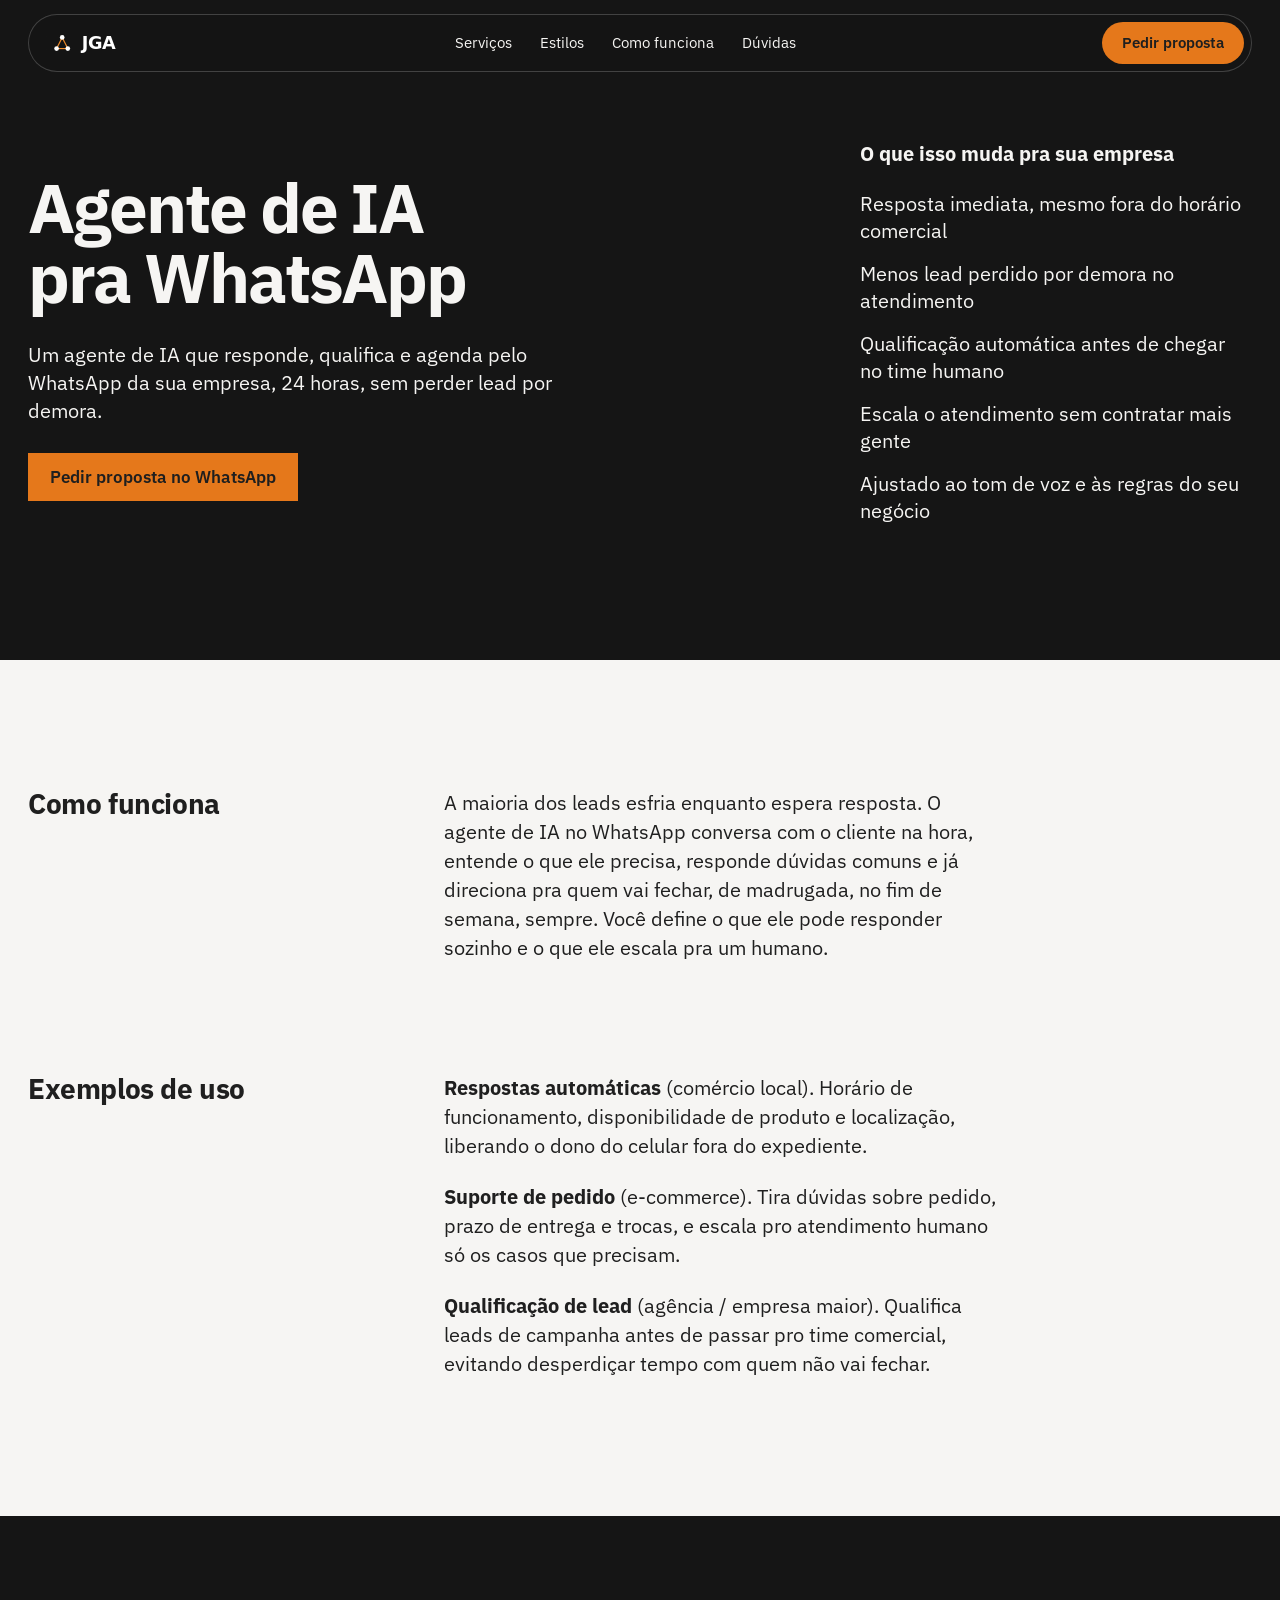
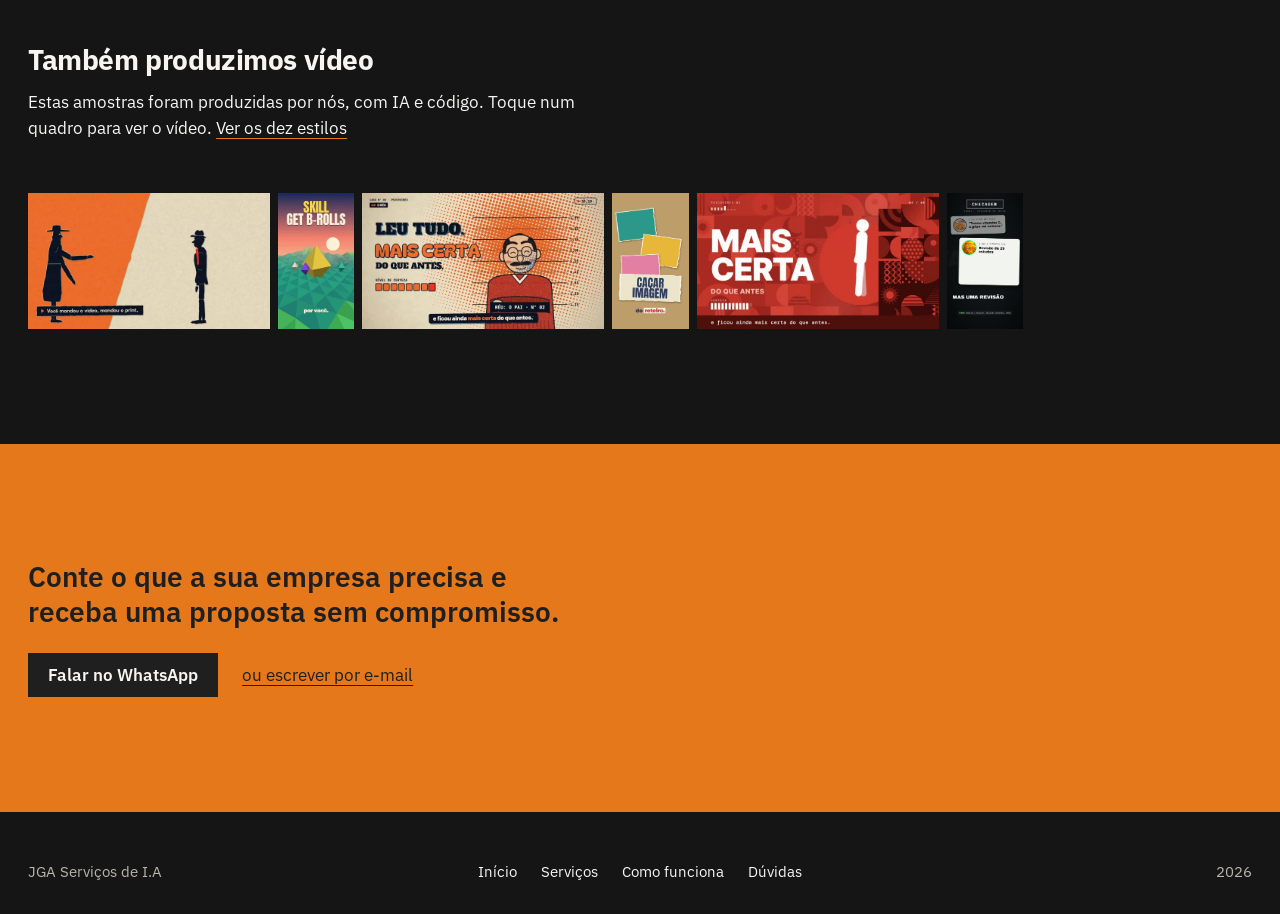
<file: servicos/agente-whatsapp.html>
<!doctype html>
<html lang="pt-BR">
<head>
<meta charset="UTF-8">
<meta name="viewport" content="width=device-width, initial-scale=1">
<title>Agente de IA pra WhatsApp | JGA Serviços de I.A</title>
<meta name="description" content="Agente de IA que responde, qualifica e agenda pelo WhatsApp da sua empresa 24 horas. Exemplos de uso e benefícios.">
<link rel="icon" href="../favicon.svg" type="image/svg+xml">
<link rel="preconnect" href="https://fonts.googleapis.com">
<link rel="preconnect" href="https://fonts.gstatic.com" crossorigin>
<link rel="stylesheet" href="https://fonts.googleapis.com/css2?family=IBM+Plex+Sans:wght@400;500;600;700&display=swap">
<link rel="stylesheet" href="../assets/css/home.css">
<link rel="stylesheet" href="../assets/css/servico.css">
<script>document.documentElement.classList.add("js")</script>
<script type="application/ld+json">{"@context": "https://schema.org", "@type": "Service", "serviceType": "Agente pra WhatsApp", "name": "Agente de IA pra WhatsApp | JGA Serviços de I.A", "description": "Agente de IA que responde, qualifica e agenda pelo WhatsApp da sua empresa 24 horas.", "provider": {"@type": "ProfessionalService", "name": "JGA Serviços de I.A", "url": "https://gojira1998.github.io/jga-site"}, "areaServed": "BR"}</script>
</head>
<body>
<a class="pular" href="#conteudo">Pular para o conteúdo</a>
<header class="nav-vidro">
  <div class="nav-in">
    <a class="nav-marca" href="../index.html" aria-label="JGA Serviços de I.A, página inicial"><img src="../assets/img/logo-lockup-dark.svg" alt="JGA Serviços de I.A" height="26"></a>
    <nav aria-label="Principal"><a href="../index.html#servicos">Serviços</a><a href="../index.html#portfolio">Estilos</a><a href="../index.html#processo">Como funciona</a><a href="../index.html#faq">Dúvidas</a></nav>
    <a class="nav-botao" href="https://wa.me/5531998234864?text=Ol%C3%A1%21%20Vim%20pelo%20site%20da%20JGA%20e%20quero%20saber%20mais%20sobre%20o%20servi%C3%A7o%20de%20agente%20pra%20WhatsApp." target="_blank" rel="noopener">Pedir proposta</a>
  </div>
</header>
<main id="conteudo">

<section class="s-hero">
  <div class="s-hero-txt">
    <h1>Agente de IA pra WhatsApp</h1>
    <p class="s-lead">Um agente de IA que responde, qualifica e agenda pelo WhatsApp da sua empresa, 24 horas, sem perder lead por demora.</p>
    <a class="botao" href="https://wa.me/5531998234864?text=Ol%C3%A1%21%20Vim%20pelo%20site%20da%20JGA%20e%20quero%20saber%20mais%20sobre%20o%20servi%C3%A7o%20de%20agente%20pra%20WhatsApp." target="_blank" rel="noopener">Pedir proposta no WhatsApp</a>
  </div>
  <div class="s-lado s-lado-lista"><h2>O que isso muda pra sua empresa</h2><ul class="beneficios"><li>Resposta imediata, mesmo fora do horário comercial</li><li>Menos lead perdido por demora no atendimento</li><li>Qualificação automática antes de chegar no time humano</li><li>Escala o atendimento sem contratar mais gente</li><li>Ajustado ao tom de voz e às regras do seu negócio</li></ul></div>
</section>

<section class="s-sec s-papel s-como">
  <div class="s-grade"><h2>Como funciona</h2><div class="s-texto"><p>A maioria dos leads esfria enquanto espera resposta. O agente de IA no WhatsApp conversa com o cliente na hora, entende o que ele precisa, responde dúvidas comuns e já direciona pra quem vai fechar, de madrugada, no fim de semana, sempre. Você define o que ele pode responder sozinho e o que ele escala pra um humano.</p></div></div>
  <div class="s-grade s-exemplos"><h2>Exemplos de uso</h2><div class="s-texto exemplos"><p><b>Respostas automáticas</b> (comércio local). Horário de funcionamento, disponibilidade de produto e localização, liberando o dono do celular fora do expediente.</p><p><b>Suporte de pedido</b> (e-commerce). Tira dúvidas sobre pedido, prazo de entrega e trocas, e escala pro atendimento humano só os casos que precisam.</p><p><b>Qualificação de lead</b> (agência / empresa maior). Qualifica leads de campanha antes de passar pro time comercial, evitando desperdiçar tempo com quem não vai fechar.</p></div></div>
</section>




<section class="s-sec s-amostras s-portfolio" id="amostras"><h2>Também produzimos vídeo</h2><p class="intro">Estas amostras foram produzidas por nós, com IA e código. Toque num quadro para ver o vídeo. <a href="../index.html#portfolio">Ver os dez estilos</a></p><div class="folha-mini "><button class="mini" type="button" data-estilo="explicativo-01-noir" aria-label="Ver o vídeo no estilo Noir editorial"><img src="../assets/frames/explicativo-01-noir-2.jpg" width="640" height="360" alt="Quadro de um vídeo no estilo Noir editorial" loading="lazy" decoding="async"></button><button class="mini" type="button" data-estilo="reel-03-lowpoly" aria-label="Ver o vídeo no estilo Low poly"><img src="../assets/frames/reel-03-lowpoly-3.jpg" width="420" height="746" alt="Quadro de um vídeo no estilo Low poly" loading="lazy" decoding="async"></button><button class="mini" type="button" data-estilo="explicativo-03-halftone" aria-label="Ver o vídeo no estilo Halftone"><img src="../assets/frames/explicativo-03-halftone-3.jpg" width="640" height="360" alt="Quadro de um vídeo no estilo Halftone" loading="lazy" decoding="async"></button><button class="mini" type="button" data-estilo="reel-02-colagem" aria-label="Ver o vídeo no estilo Colagem de papel"><img src="../assets/frames/reel-02-colagem-2.jpg" width="420" height="746" alt="Quadro de um vídeo no estilo Colagem de papel" loading="lazy" decoding="async"></button><button class="mini" type="button" data-estilo="explicativo-04-pictograma" aria-label="Ver o vídeo no estilo Pictograma"><img src="../assets/frames/explicativo-04-pictograma-3.jpg" width="640" height="360" alt="Quadro de um vídeo no estilo Pictograma" loading="lazy" decoding="async"></button><button class="mini" type="button" data-estilo="reel-05-checagem" aria-label="Ver o vídeo no estilo Checagem"><img src="../assets/frames/reel-05-checagem-3.jpg" width="420" height="746" alt="Quadro de um vídeo no estilo Checagem" loading="lazy" decoding="async"></button></div></section>

<section id="contato" class="sec sec-cta">
  <div class="cta-txt">
    <p>Conte o que a sua empresa precisa e receba uma proposta sem compromisso.</p>
    <div class="cta-linha"><a class="botao botao-p" href="https://wa.me/5531998234864?text=Ol%C3%A1%21%20Vim%20pelo%20site%20da%20JGA%20e%20quero%20saber%20mais%20sobre%20o%20servi%C3%A7o%20de%20agente%20pra%20WhatsApp." target="_blank" rel="noopener">Falar no WhatsApp</a><a class="cta-link" href="mailto:joaogabriel.alves.1@hotmail.com">ou escrever por e-mail</a></div>
  </div>
</section>

</main>

<footer class="rodape">
  <span>JGA Serviços de I.A</span>
  <nav aria-label="Rodapé"><a href="../index.html">Início</a><a href="../index.html#servicos">Serviços</a><a href="../index.html#processo">Como funciona</a><a href="../index.html#faq">Dúvidas</a></nav>
  <span class="rodape-dir">2026</span>
</footer>
<dialog id="player" aria-label="Vídeo de amostra">
  <button type="button" class="fechar" id="player-fecha" aria-label="Fechar">Fechar</button>
  <video id="player-video" controls playsinline muted></video>
  <div class="player-info"><h3 id="player-nome"></h3><p id="player-desc"></p><a class="botao botao-p" id="player-pedir" href="https://wa.me/5531998234864?text=Ol%C3%A1%21%20Vim%20pelo%20site%20da%20JGA%20e%20quero%20saber%20mais%20sobre%20o%20servi%C3%A7o%20de%20agente%20pra%20WhatsApp." target="_blank" rel="noopener">Pedir neste estilo no WhatsApp</a></div>
</dialog>
<script type="application/json" id="estilos-dados">{"explicativo-01-noir": {"nome": "Noir editorial", "desc": "Silhuetas e tipografia forte, ritmo de documentário curto.", "o": "h"}, "explicativo-02-gravura": {"nome": "Gravura", "desc": "Visual de livro antigo, para temas sérios ou históricos.", "o": "h"}, "explicativo-03-halftone": {"nome": "Halftone", "desc": "Textura de impressão e quadros de dossiê.", "o": "h"}, "explicativo-04-pictograma": {"nome": "Pictograma", "desc": "Figuras simples e formas geométricas, claro e direto.", "o": "h"}, "reel-01-risograph": {"nome": "Risograph", "desc": "Cores chapadas e textura de impressão.", "o": "v"}, "reel-02-colagem": {"nome": "Colagem de papel", "desc": "Recortes, fita e sobreposição.", "o": "v"}, "reel-03-lowpoly": {"nome": "Low poly", "desc": "Cenário em 3D simples e colorido.", "o": "v"}, "reel-04-tipografia": {"nome": "Tipografia cinética", "desc": "O texto é a animação.", "o": "v"}, "reel-05-checagem": {"nome": "Checagem", "desc": "Formato de \"é verdade ou mito?\" com selo e fonte.", "o": "v"}, "reel-06-camadas": {"nome": "Camadas", "desc": "Profundidade e movimento de câmera.", "o": "v"}}</script>
<script>window.JGA_WA = "https://wa.me/5531998234864?text="; window.JGA_MSG = "Olá! Vi o estilo {nome} no site da JGA e quero um vídeo assim para a minha empresa.";</script>
<script src="../assets/js/servico.js" defer></script>
</body>
</html>
</file>
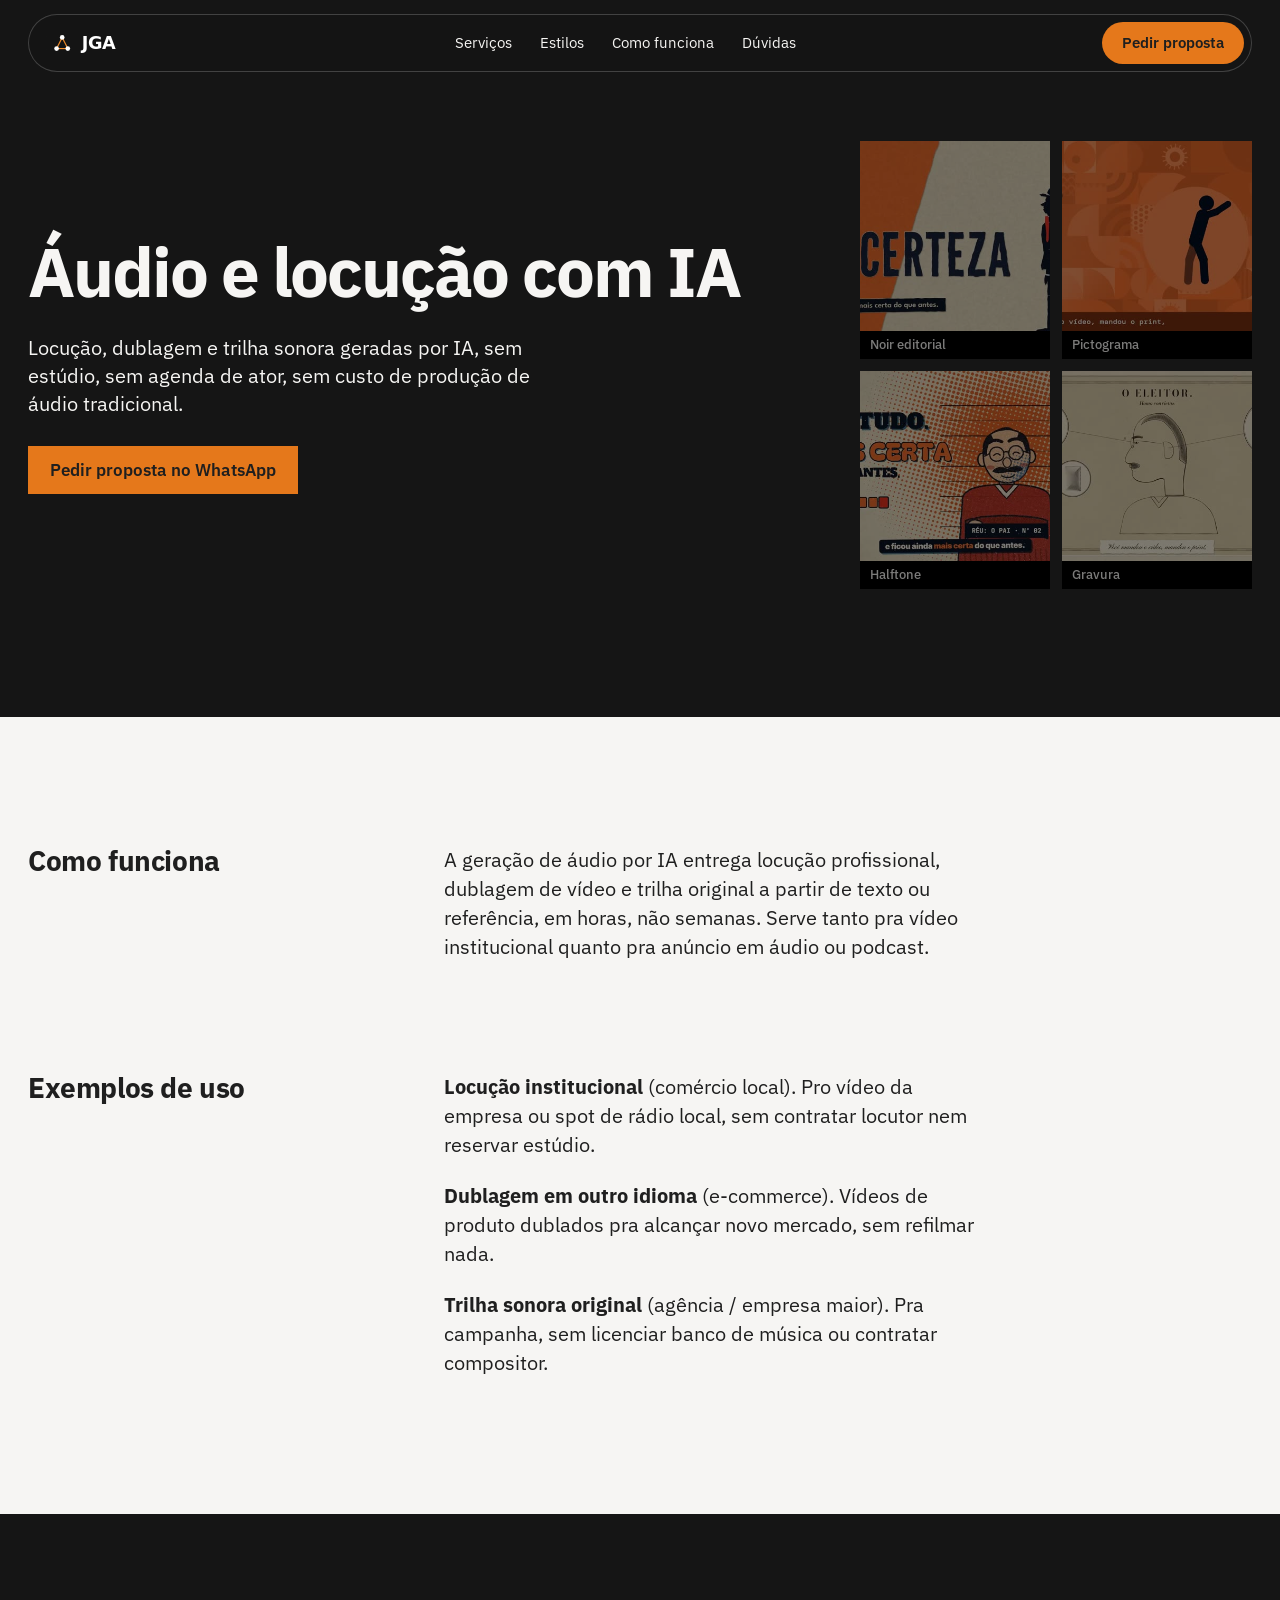
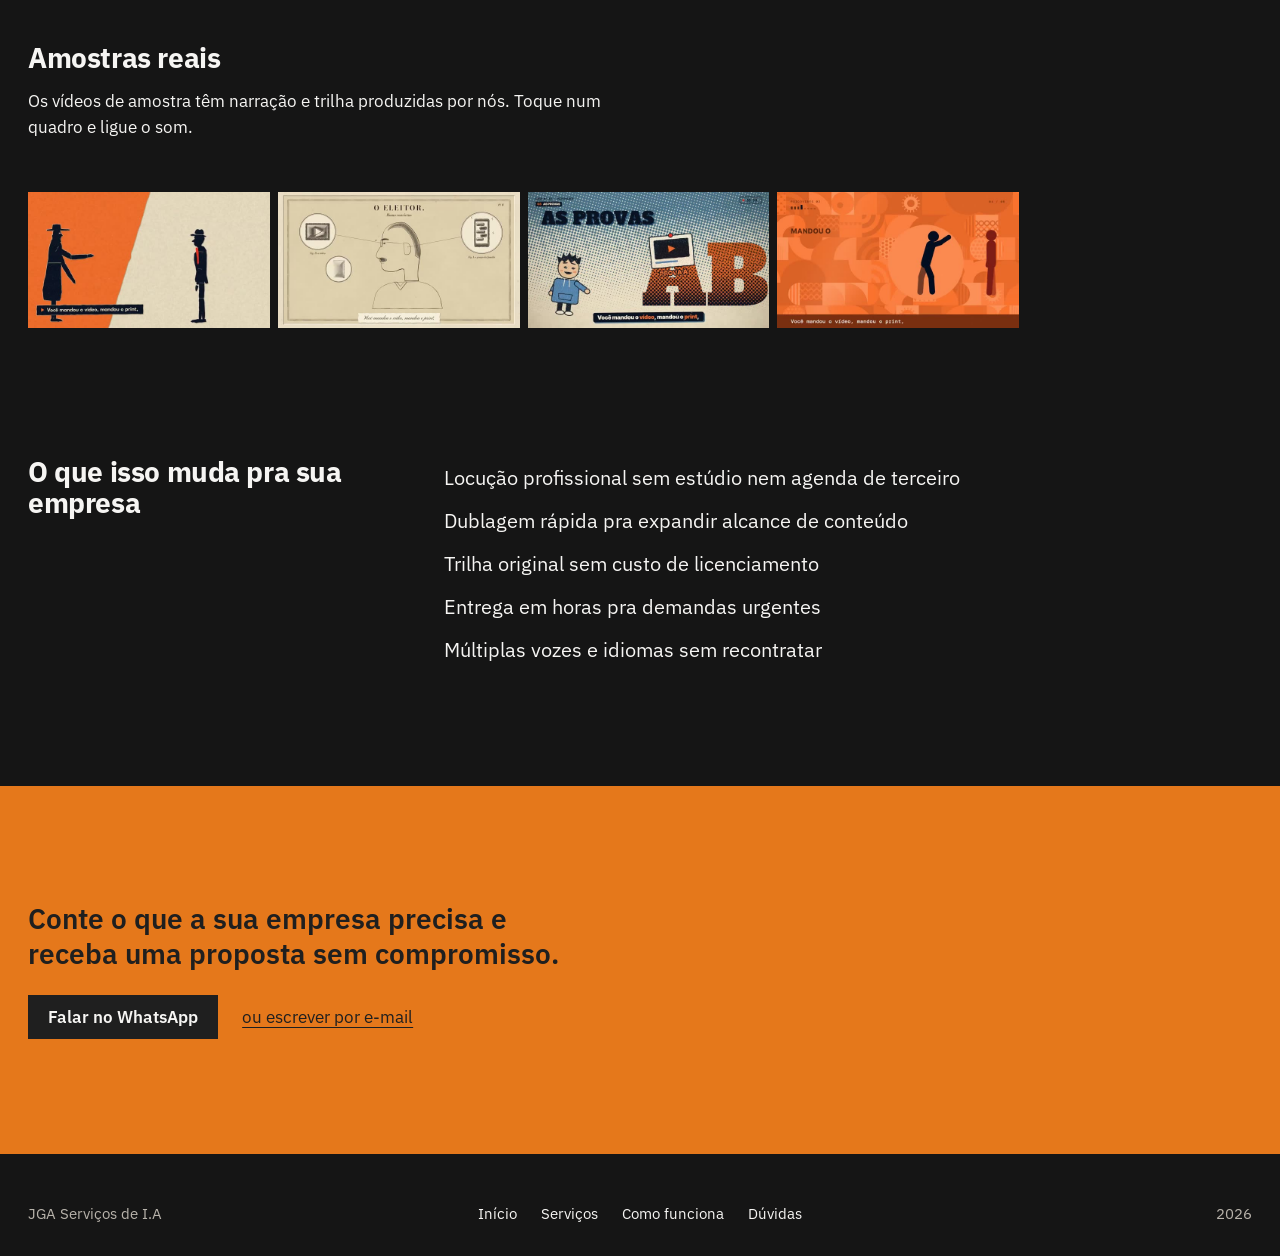
<file: servicos/audio-e-locucao.html>
<!doctype html>
<html lang="pt-BR">
<head>
<meta charset="UTF-8">
<meta name="viewport" content="width=device-width, initial-scale=1">
<title>Áudio e locução com IA | JGA Serviços de I.A</title>
<meta name="description" content="Locução, dublagem e trilha sonora geradas por IA, sem estúdio. Exemplos de uso e benefícios pra empresa.">
<link rel="icon" href="../favicon.svg" type="image/svg+xml">
<link rel="preconnect" href="https://fonts.googleapis.com">
<link rel="preconnect" href="https://fonts.gstatic.com" crossorigin>
<link rel="stylesheet" href="https://fonts.googleapis.com/css2?family=IBM+Plex+Sans:wght@400;500;600;700&display=swap">
<link rel="stylesheet" href="../assets/css/home.css">
<link rel="stylesheet" href="../assets/css/servico.css">
<script>document.documentElement.classList.add("js")</script>
<script type="application/ld+json">{"@context": "https://schema.org", "@type": "Service", "serviceType": "Áudio e locução", "name": "Áudio e locução com IA | JGA Serviços de I.A", "description": "Locução, dublagem e trilha sonora geradas por IA, sem estúdio.", "provider": {"@type": "ProfessionalService", "name": "JGA Serviços de I.A", "url": "https://gojira1998.github.io/jga-site"}, "areaServed": "BR"}</script>
</head>
<body>
<a class="pular" href="#conteudo">Pular para o conteúdo</a>
<header class="nav-vidro">
  <div class="nav-in">
    <a class="nav-marca" href="../index.html" aria-label="JGA Serviços de I.A, página inicial"><img src="../assets/img/logo-lockup-dark.svg" alt="JGA Serviços de I.A" height="26"></a>
    <nav aria-label="Principal"><a href="../index.html#servicos">Serviços</a><a href="../index.html#portfolio">Estilos</a><a href="../index.html#processo">Como funciona</a><a href="../index.html#faq">Dúvidas</a></nav>
    <a class="nav-botao" href="https://wa.me/5531998234864?text=Ol%C3%A1%21%20Vim%20pelo%20site%20da%20JGA%20e%20quero%20saber%20mais%20sobre%20o%20servi%C3%A7o%20de%20%C3%A1udio%20e%20locu%C3%A7%C3%A3o." target="_blank" rel="noopener">Pedir proposta</a>
  </div>
</header>
<main id="conteudo">

<section class="s-hero">
  <div class="s-hero-txt">
    <h1>Áudio e locução com IA</h1>
    <p class="s-lead">Locução, dublagem e trilha sonora geradas por IA, sem estúdio, sem agenda de ator, sem custo de produção de áudio tradicional.</p>
    <a class="botao" href="https://wa.me/5531998234864?text=Ol%C3%A1%21%20Vim%20pelo%20site%20da%20JGA%20e%20quero%20saber%20mais%20sobre%20o%20servi%C3%A7o%20de%20%C3%A1udio%20e%20locu%C3%A7%C3%A3o." target="_blank" rel="noopener">Pedir proposta no WhatsApp</a>
  </div>
  <div class="s-lado s-lado-quadros"><button class="quadro" type="button" data-estilo="explicativo-01-noir" aria-label="Ver o vídeo no estilo Noir editorial"><img src="../assets/frames/explicativo-01-noir-3.jpg" width="640" height="360" alt="Quadro de um vídeo no estilo Noir editorial" decoding="async"><span class="faixa">Noir editorial</span></button><button class="quadro" type="button" data-estilo="explicativo-04-pictograma" aria-label="Ver o vídeo no estilo Pictograma"><img src="../assets/frames/explicativo-04-pictograma-2.jpg" width="640" height="360" alt="Quadro de um vídeo no estilo Pictograma" decoding="async"><span class="faixa">Pictograma</span></button><button class="quadro" type="button" data-estilo="explicativo-03-halftone" aria-label="Ver o vídeo no estilo Halftone"><img src="../assets/frames/explicativo-03-halftone-3.jpg" width="640" height="360" alt="Quadro de um vídeo no estilo Halftone" decoding="async"><span class="faixa">Halftone</span></button><button class="quadro" type="button" data-estilo="explicativo-02-gravura" aria-label="Ver o vídeo no estilo Gravura"><img src="../assets/frames/explicativo-02-gravura-2.jpg" width="640" height="360" alt="Quadro de um vídeo no estilo Gravura" decoding="async"><span class="faixa">Gravura</span></button></div>
</section>

<section class="s-sec s-papel s-como">
  <div class="s-grade"><h2>Como funciona</h2><div class="s-texto"><p>A geração de áudio por IA entrega locução profissional, dublagem de vídeo e trilha original a partir de texto ou referência, em horas, não semanas. Serve tanto pra vídeo institucional quanto pra anúncio em áudio ou podcast.</p></div></div>
  <div class="s-grade s-exemplos"><h2>Exemplos de uso</h2><div class="s-texto exemplos"><p><b>Locução institucional</b> (comércio local). Pro vídeo da empresa ou spot de rádio local, sem contratar locutor nem reservar estúdio.</p><p><b>Dublagem em outro idioma</b> (e-commerce). Vídeos de produto dublados pra alcançar novo mercado, sem refilmar nada.</p><p><b>Trilha sonora original</b> (agência / empresa maior). Pra campanha, sem licenciar banco de música ou contratar compositor.</p></div></div>
</section>

<section class="s-sec s-amostras" id="amostras"><h2>Amostras reais</h2><p class="intro">Os vídeos de amostra têm narração e trilha produzidas por nós. Toque num quadro e ligue o som.</p><div class="folha-mini "><button class="mini" type="button" data-estilo="explicativo-01-noir" aria-label="Ver o vídeo no estilo Noir editorial"><img src="../assets/frames/explicativo-01-noir-2.jpg" width="640" height="360" alt="Quadro de um vídeo no estilo Noir editorial" loading="lazy" decoding="async"></button><button class="mini" type="button" data-estilo="explicativo-02-gravura" aria-label="Ver o vídeo no estilo Gravura"><img src="../assets/frames/explicativo-02-gravura-2.jpg" width="640" height="360" alt="Quadro de um vídeo no estilo Gravura" loading="lazy" decoding="async"></button><button class="mini" type="button" data-estilo="explicativo-03-halftone" aria-label="Ver o vídeo no estilo Halftone"><img src="../assets/frames/explicativo-03-halftone-2.jpg" width="640" height="360" alt="Quadro de um vídeo no estilo Halftone" loading="lazy" decoding="async"></button><button class="mini" type="button" data-estilo="explicativo-04-pictograma" aria-label="Ver o vídeo no estilo Pictograma"><img src="../assets/frames/explicativo-04-pictograma-2.jpg" width="640" height="360" alt="Quadro de um vídeo no estilo Pictograma" loading="lazy" decoding="async"></button></div></section>
<section class="s-sec s-beneficios"><div class="s-grade"><h2>O que isso muda pra sua empresa</h2><ul class="beneficios s-texto"><li>Locução profissional sem estúdio nem agenda de terceiro</li><li>Dublagem rápida pra expandir alcance de conteúdo</li><li>Trilha original sem custo de licenciamento</li><li>Entrega em horas pra demandas urgentes</li><li>Múltiplas vozes e idiomas sem recontratar</li></ul></div></section>



<section id="contato" class="sec sec-cta">
  <div class="cta-txt">
    <p>Conte o que a sua empresa precisa e receba uma proposta sem compromisso.</p>
    <div class="cta-linha"><a class="botao botao-p" href="https://wa.me/5531998234864?text=Ol%C3%A1%21%20Vim%20pelo%20site%20da%20JGA%20e%20quero%20saber%20mais%20sobre%20o%20servi%C3%A7o%20de%20%C3%A1udio%20e%20locu%C3%A7%C3%A3o." target="_blank" rel="noopener">Falar no WhatsApp</a><a class="cta-link" href="mailto:joaogabriel.alves.1@hotmail.com">ou escrever por e-mail</a></div>
  </div>
</section>

</main>

<footer class="rodape">
  <span>JGA Serviços de I.A</span>
  <nav aria-label="Rodapé"><a href="../index.html">Início</a><a href="../index.html#servicos">Serviços</a><a href="../index.html#processo">Como funciona</a><a href="../index.html#faq">Dúvidas</a></nav>
  <span class="rodape-dir">2026</span>
</footer>
<dialog id="player" aria-label="Vídeo de amostra">
  <button type="button" class="fechar" id="player-fecha" aria-label="Fechar">Fechar</button>
  <video id="player-video" controls playsinline muted></video>
  <div class="player-info"><h3 id="player-nome"></h3><p id="player-desc"></p><a class="botao botao-p" id="player-pedir" href="https://wa.me/5531998234864?text=Ol%C3%A1%21%20Vim%20pelo%20site%20da%20JGA%20e%20quero%20saber%20mais%20sobre%20o%20servi%C3%A7o%20de%20%C3%A1udio%20e%20locu%C3%A7%C3%A3o." target="_blank" rel="noopener">Pedir neste estilo no WhatsApp</a></div>
</dialog>
<script type="application/json" id="estilos-dados">{"explicativo-01-noir": {"nome": "Noir editorial", "desc": "Silhuetas e tipografia forte, ritmo de documentário curto.", "o": "h"}, "explicativo-02-gravura": {"nome": "Gravura", "desc": "Visual de livro antigo, para temas sérios ou históricos.", "o": "h"}, "explicativo-03-halftone": {"nome": "Halftone", "desc": "Textura de impressão e quadros de dossiê.", "o": "h"}, "explicativo-04-pictograma": {"nome": "Pictograma", "desc": "Figuras simples e formas geométricas, claro e direto.", "o": "h"}, "reel-01-risograph": {"nome": "Risograph", "desc": "Cores chapadas e textura de impressão.", "o": "v"}, "reel-02-colagem": {"nome": "Colagem de papel", "desc": "Recortes, fita e sobreposição.", "o": "v"}, "reel-03-lowpoly": {"nome": "Low poly", "desc": "Cenário em 3D simples e colorido.", "o": "v"}, "reel-04-tipografia": {"nome": "Tipografia cinética", "desc": "O texto é a animação.", "o": "v"}, "reel-05-checagem": {"nome": "Checagem", "desc": "Formato de \"é verdade ou mito?\" com selo e fonte.", "o": "v"}, "reel-06-camadas": {"nome": "Camadas", "desc": "Profundidade e movimento de câmera.", "o": "v"}}</script>
<script>window.JGA_WA = "https://wa.me/5531998234864?text="; window.JGA_MSG = "Olá! Vi o estilo {nome} no site da JGA e quero um vídeo assim para a minha empresa.";</script>
<script src="../assets/js/servico.js" defer></script>
</body>
</html>
</file>
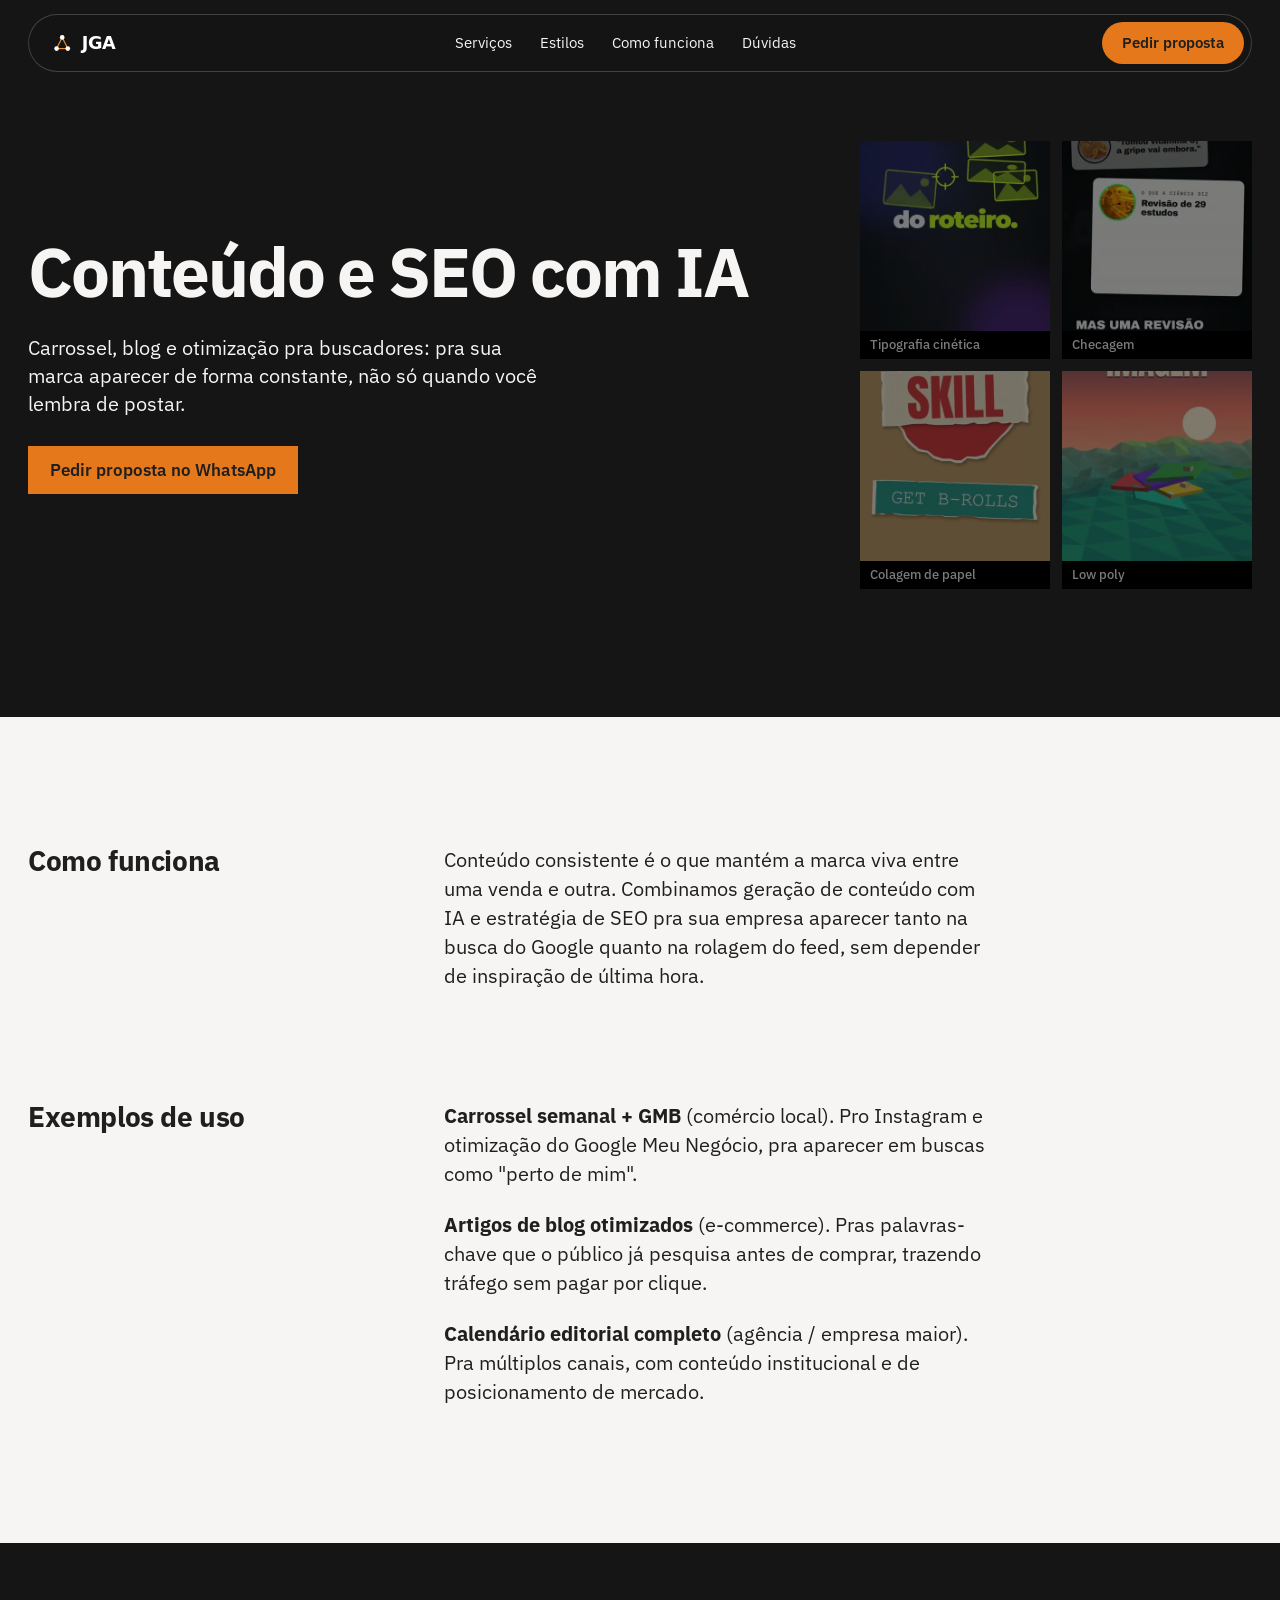
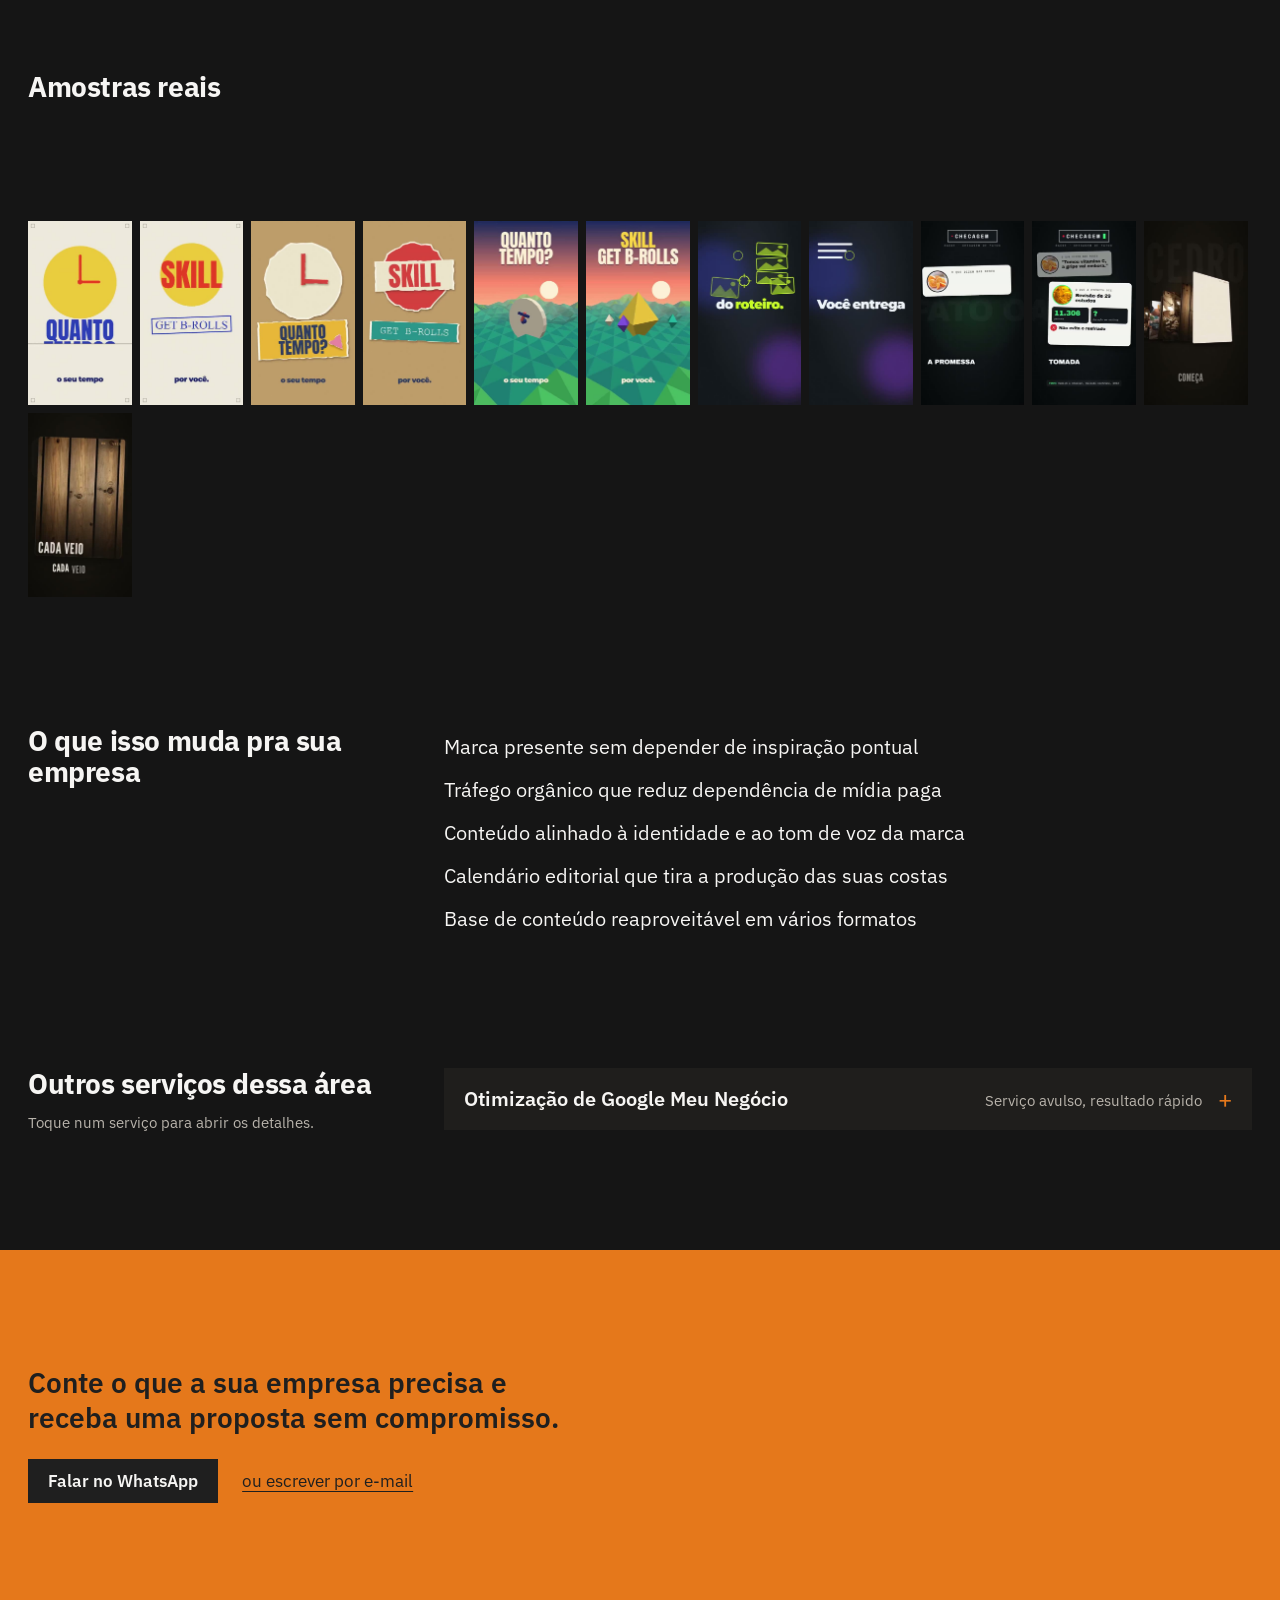
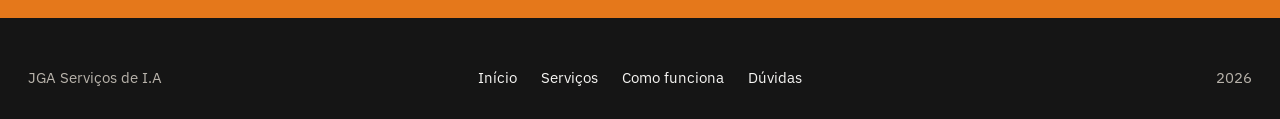
<file: servicos/conteudo-e-seo.html>
<!doctype html>
<html lang="pt-BR">
<head>
<meta charset="UTF-8">
<meta name="viewport" content="width=device-width, initial-scale=1">
<title>Conteúdo e SEO com IA | JGA Serviços de I.A</title>
<meta name="description" content="Carrossel, blog e otimização pra buscadores gerados com IA. Exemplos de uso e benefícios pra empresa.">
<link rel="icon" href="../favicon.svg" type="image/svg+xml">
<link rel="preconnect" href="https://fonts.googleapis.com">
<link rel="preconnect" href="https://fonts.gstatic.com" crossorigin>
<link rel="stylesheet" href="https://fonts.googleapis.com/css2?family=IBM+Plex+Sans:wght@400;500;600;700&display=swap">
<link rel="stylesheet" href="../assets/css/home.css">
<link rel="stylesheet" href="../assets/css/servico.css">
<script>document.documentElement.classList.add("js")</script>
<script type="application/ld+json">{"@context": "https://schema.org", "@type": "Service", "serviceType": "Conteúdo e SEO", "name": "Conteúdo e SEO com IA | JGA Serviços de I.A", "description": "Carrossel, blog e otimização pra buscadores gerados com IA.", "provider": {"@type": "ProfessionalService", "name": "JGA Serviços de I.A", "url": "https://gojira1998.github.io/jga-site"}, "areaServed": "BR"}</script>
</head>
<body>
<a class="pular" href="#conteudo">Pular para o conteúdo</a>
<header class="nav-vidro">
  <div class="nav-in">
    <a class="nav-marca" href="../index.html" aria-label="JGA Serviços de I.A, página inicial"><img src="../assets/img/logo-lockup-dark.svg" alt="JGA Serviços de I.A" height="26"></a>
    <nav aria-label="Principal"><a href="../index.html#servicos">Serviços</a><a href="../index.html#portfolio">Estilos</a><a href="../index.html#processo">Como funciona</a><a href="../index.html#faq">Dúvidas</a></nav>
    <a class="nav-botao" href="https://wa.me/5531998234864?text=Ol%C3%A1%21%20Vim%20pelo%20site%20da%20JGA%20e%20quero%20saber%20mais%20sobre%20o%20servi%C3%A7o%20de%20conte%C3%BAdo%20e%20SEO." target="_blank" rel="noopener">Pedir proposta</a>
  </div>
</header>
<main id="conteudo">

<section class="s-hero">
  <div class="s-hero-txt">
    <h1>Conteúdo e SEO com IA</h1>
    <p class="s-lead">Carrossel, blog e otimização pra buscadores: pra sua marca aparecer de forma constante, não só quando você lembra de postar.</p>
    <a class="botao" href="https://wa.me/5531998234864?text=Ol%C3%A1%21%20Vim%20pelo%20site%20da%20JGA%20e%20quero%20saber%20mais%20sobre%20o%20servi%C3%A7o%20de%20conte%C3%BAdo%20e%20SEO." target="_blank" rel="noopener">Pedir proposta no WhatsApp</a>
  </div>
  <div class="s-lado s-lado-quadros"><button class="quadro" type="button" data-estilo="reel-04-tipografia" aria-label="Ver o vídeo no estilo Tipografia cinética"><img src="../assets/frames/reel-04-tipografia-2.jpg" width="420" height="746" alt="Quadro de um vídeo no estilo Tipografia cinética" decoding="async"><span class="faixa">Tipografia cinética</span></button><button class="quadro" type="button" data-estilo="reel-05-checagem" aria-label="Ver o vídeo no estilo Checagem"><img src="../assets/frames/reel-05-checagem-3.jpg" width="420" height="746" alt="Quadro de um vídeo no estilo Checagem" decoding="async"><span class="faixa">Checagem</span></button><button class="quadro" type="button" data-estilo="reel-02-colagem" aria-label="Ver o vídeo no estilo Colagem de papel"><img src="../assets/frames/reel-02-colagem-3.jpg" width="420" height="746" alt="Quadro de um vídeo no estilo Colagem de papel" decoding="async"><span class="faixa">Colagem de papel</span></button><button class="quadro" type="button" data-estilo="reel-03-lowpoly" aria-label="Ver o vídeo no estilo Low poly"><img src="../assets/frames/reel-03-lowpoly-2.jpg" width="420" height="746" alt="Quadro de um vídeo no estilo Low poly" decoding="async"><span class="faixa">Low poly</span></button></div>
</section>

<section class="s-sec s-papel s-como">
  <div class="s-grade"><h2>Como funciona</h2><div class="s-texto"><p>Conteúdo consistente é o que mantém a marca viva entre uma venda e outra. Combinamos geração de conteúdo com IA e estratégia de SEO pra sua empresa aparecer tanto na busca do Google quanto na rolagem do feed, sem depender de inspiração de última hora.</p></div></div>
  <div class="s-grade s-exemplos"><h2>Exemplos de uso</h2><div class="s-texto exemplos"><p><b>Carrossel semanal + GMB</b> (comércio local). Pro Instagram e otimização do Google Meu Negócio, pra aparecer em buscas como "perto de mim".</p><p><b>Artigos de blog otimizados</b> (e-commerce). Pras palavras-chave que o público já pesquisa antes de comprar, trazendo tráfego sem pagar por clique.</p><p><b>Calendário editorial completo</b> (agência / empresa maior). Pra múltiplos canais, com conteúdo institucional e de posicionamento de mercado.</p></div></div>
</section>

<section class="s-sec s-amostras" id="amostras"><h2>Amostras reais</h2><p class="intro">Reels de amostra feitos por nós, no formato vertical que as redes sociais pedem. Toque num quadro para ver o vídeo.</p><div class="folha-mini vertical"><button class="mini" type="button" data-estilo="reel-01-risograph" aria-label="Ver o vídeo no estilo Risograph"><img src="../assets/frames/reel-01-risograph-1.jpg" width="420" height="746" alt="Quadro de um vídeo no estilo Risograph" loading="lazy" decoding="async"></button><button class="mini" type="button" data-estilo="reel-01-risograph" aria-label="Ver o vídeo no estilo Risograph"><img src="../assets/frames/reel-01-risograph-3.jpg" width="420" height="746" alt="Quadro de um vídeo no estilo Risograph" loading="lazy" decoding="async"></button><button class="mini" type="button" data-estilo="reel-02-colagem" aria-label="Ver o vídeo no estilo Colagem de papel"><img src="../assets/frames/reel-02-colagem-1.jpg" width="420" height="746" alt="Quadro de um vídeo no estilo Colagem de papel" loading="lazy" decoding="async"></button><button class="mini" type="button" data-estilo="reel-02-colagem" aria-label="Ver o vídeo no estilo Colagem de papel"><img src="../assets/frames/reel-02-colagem-3.jpg" width="420" height="746" alt="Quadro de um vídeo no estilo Colagem de papel" loading="lazy" decoding="async"></button><button class="mini" type="button" data-estilo="reel-03-lowpoly" aria-label="Ver o vídeo no estilo Low poly"><img src="../assets/frames/reel-03-lowpoly-1.jpg" width="420" height="746" alt="Quadro de um vídeo no estilo Low poly" loading="lazy" decoding="async"></button><button class="mini" type="button" data-estilo="reel-03-lowpoly" aria-label="Ver o vídeo no estilo Low poly"><img src="../assets/frames/reel-03-lowpoly-3.jpg" width="420" height="746" alt="Quadro de um vídeo no estilo Low poly" loading="lazy" decoding="async"></button><button class="mini" type="button" data-estilo="reel-04-tipografia" aria-label="Ver o vídeo no estilo Tipografia cinética"><img src="../assets/frames/reel-04-tipografia-2.jpg" width="420" height="746" alt="Quadro de um vídeo no estilo Tipografia cinética" loading="lazy" decoding="async"></button><button class="mini" type="button" data-estilo="reel-04-tipografia" aria-label="Ver o vídeo no estilo Tipografia cinética"><img src="../assets/frames/reel-04-tipografia-4.jpg" width="420" height="746" alt="Quadro de um vídeo no estilo Tipografia cinética" loading="lazy" decoding="async"></button><button class="mini" type="button" data-estilo="reel-05-checagem" aria-label="Ver o vídeo no estilo Checagem"><img src="../assets/frames/reel-05-checagem-2.jpg" width="420" height="746" alt="Quadro de um vídeo no estilo Checagem" loading="lazy" decoding="async"></button><button class="mini" type="button" data-estilo="reel-05-checagem" aria-label="Ver o vídeo no estilo Checagem"><img src="../assets/frames/reel-05-checagem-4.jpg" width="420" height="746" alt="Quadro de um vídeo no estilo Checagem" loading="lazy" decoding="async"></button><button class="mini" type="button" data-estilo="reel-06-camadas" aria-label="Ver o vídeo no estilo Camadas"><img src="../assets/frames/reel-06-camadas-1.jpg" width="420" height="746" alt="Quadro de um vídeo no estilo Camadas" loading="lazy" decoding="async"></button><button class="mini" type="button" data-estilo="reel-06-camadas" aria-label="Ver o vídeo no estilo Camadas"><img src="../assets/frames/reel-06-camadas-3.jpg" width="420" height="746" alt="Quadro de um vídeo no estilo Camadas" loading="lazy" decoding="async"></button></div></section>
<section class="s-sec s-beneficios"><div class="s-grade"><h2>O que isso muda pra sua empresa</h2><ul class="beneficios s-texto"><li>Marca presente sem depender de inspiração pontual</li><li>Tráfego orgânico que reduz dependência de mídia paga</li><li>Conteúdo alinhado à identidade e ao tom de voz da marca</li><li>Calendário editorial que tira a produção das suas costas</li><li>Base de conteúdo reaproveitável em vários formatos</li></ul></div></section>
<section class="s-sec s-outros" id="outros"><div class="s-grade"><div class="s-outros-cab"><h2>Outros serviços dessa área</h2><p>Toque num serviço para abrir os detalhes.</p></div><div class="s-texto outros-lista"><details><summary><span><span class="o-tit">Otimização de Google Meu Negócio</span><span class="o-tag">Serviço avulso, resultado rápido</span></span></summary><div class="o-corpo"><p>Ajuste completo do seu perfil no Google: categoria certa, descrição otimizada, fotos, horário e resposta padrão pra avaliação, pra aparecer melhor em buscas como "perto de mim".</p><p><b>Resolve:</b> empresa que já existe há anos mas não aparece no mapa do Google, perdendo cliente pro concorrente que aparece primeiro.</p></div></details></div></div></section>


<section id="contato" class="sec sec-cta">
  <div class="cta-txt">
    <p>Conte o que a sua empresa precisa e receba uma proposta sem compromisso.</p>
    <div class="cta-linha"><a class="botao botao-p" href="https://wa.me/5531998234864?text=Ol%C3%A1%21%20Vim%20pelo%20site%20da%20JGA%20e%20quero%20saber%20mais%20sobre%20o%20servi%C3%A7o%20de%20conte%C3%BAdo%20e%20SEO." target="_blank" rel="noopener">Falar no WhatsApp</a><a class="cta-link" href="mailto:joaogabriel.alves.1@hotmail.com">ou escrever por e-mail</a></div>
  </div>
</section>

</main>

<footer class="rodape">
  <span>JGA Serviços de I.A</span>
  <nav aria-label="Rodapé"><a href="../index.html">Início</a><a href="../index.html#servicos">Serviços</a><a href="../index.html#processo">Como funciona</a><a href="../index.html#faq">Dúvidas</a></nav>
  <span class="rodape-dir">2026</span>
</footer>
<dialog id="player" aria-label="Vídeo de amostra">
  <button type="button" class="fechar" id="player-fecha" aria-label="Fechar">Fechar</button>
  <video id="player-video" controls playsinline muted></video>
  <div class="player-info"><h3 id="player-nome"></h3><p id="player-desc"></p><a class="botao botao-p" id="player-pedir" href="https://wa.me/5531998234864?text=Ol%C3%A1%21%20Vim%20pelo%20site%20da%20JGA%20e%20quero%20saber%20mais%20sobre%20o%20servi%C3%A7o%20de%20conte%C3%BAdo%20e%20SEO." target="_blank" rel="noopener">Pedir neste estilo no WhatsApp</a></div>
</dialog>
<script type="application/json" id="estilos-dados">{"explicativo-01-noir": {"nome": "Noir editorial", "desc": "Silhuetas e tipografia forte, ritmo de documentário curto.", "o": "h"}, "explicativo-02-gravura": {"nome": "Gravura", "desc": "Visual de livro antigo, para temas sérios ou históricos.", "o": "h"}, "explicativo-03-halftone": {"nome": "Halftone", "desc": "Textura de impressão e quadros de dossiê.", "o": "h"}, "explicativo-04-pictograma": {"nome": "Pictograma", "desc": "Figuras simples e formas geométricas, claro e direto.", "o": "h"}, "reel-01-risograph": {"nome": "Risograph", "desc": "Cores chapadas e textura de impressão.", "o": "v"}, "reel-02-colagem": {"nome": "Colagem de papel", "desc": "Recortes, fita e sobreposição.", "o": "v"}, "reel-03-lowpoly": {"nome": "Low poly", "desc": "Cenário em 3D simples e colorido.", "o": "v"}, "reel-04-tipografia": {"nome": "Tipografia cinética", "desc": "O texto é a animação.", "o": "v"}, "reel-05-checagem": {"nome": "Checagem", "desc": "Formato de \"é verdade ou mito?\" com selo e fonte.", "o": "v"}, "reel-06-camadas": {"nome": "Camadas", "desc": "Profundidade e movimento de câmera.", "o": "v"}}</script>
<script>window.JGA_WA = "https://wa.me/5531998234864?text="; window.JGA_MSG = "Olá! Vi o estilo {nome} no site da JGA e quero um vídeo assim para a minha empresa.";</script>
<script src="../assets/js/servico.js" defer></script>
</body>
</html>
</file>
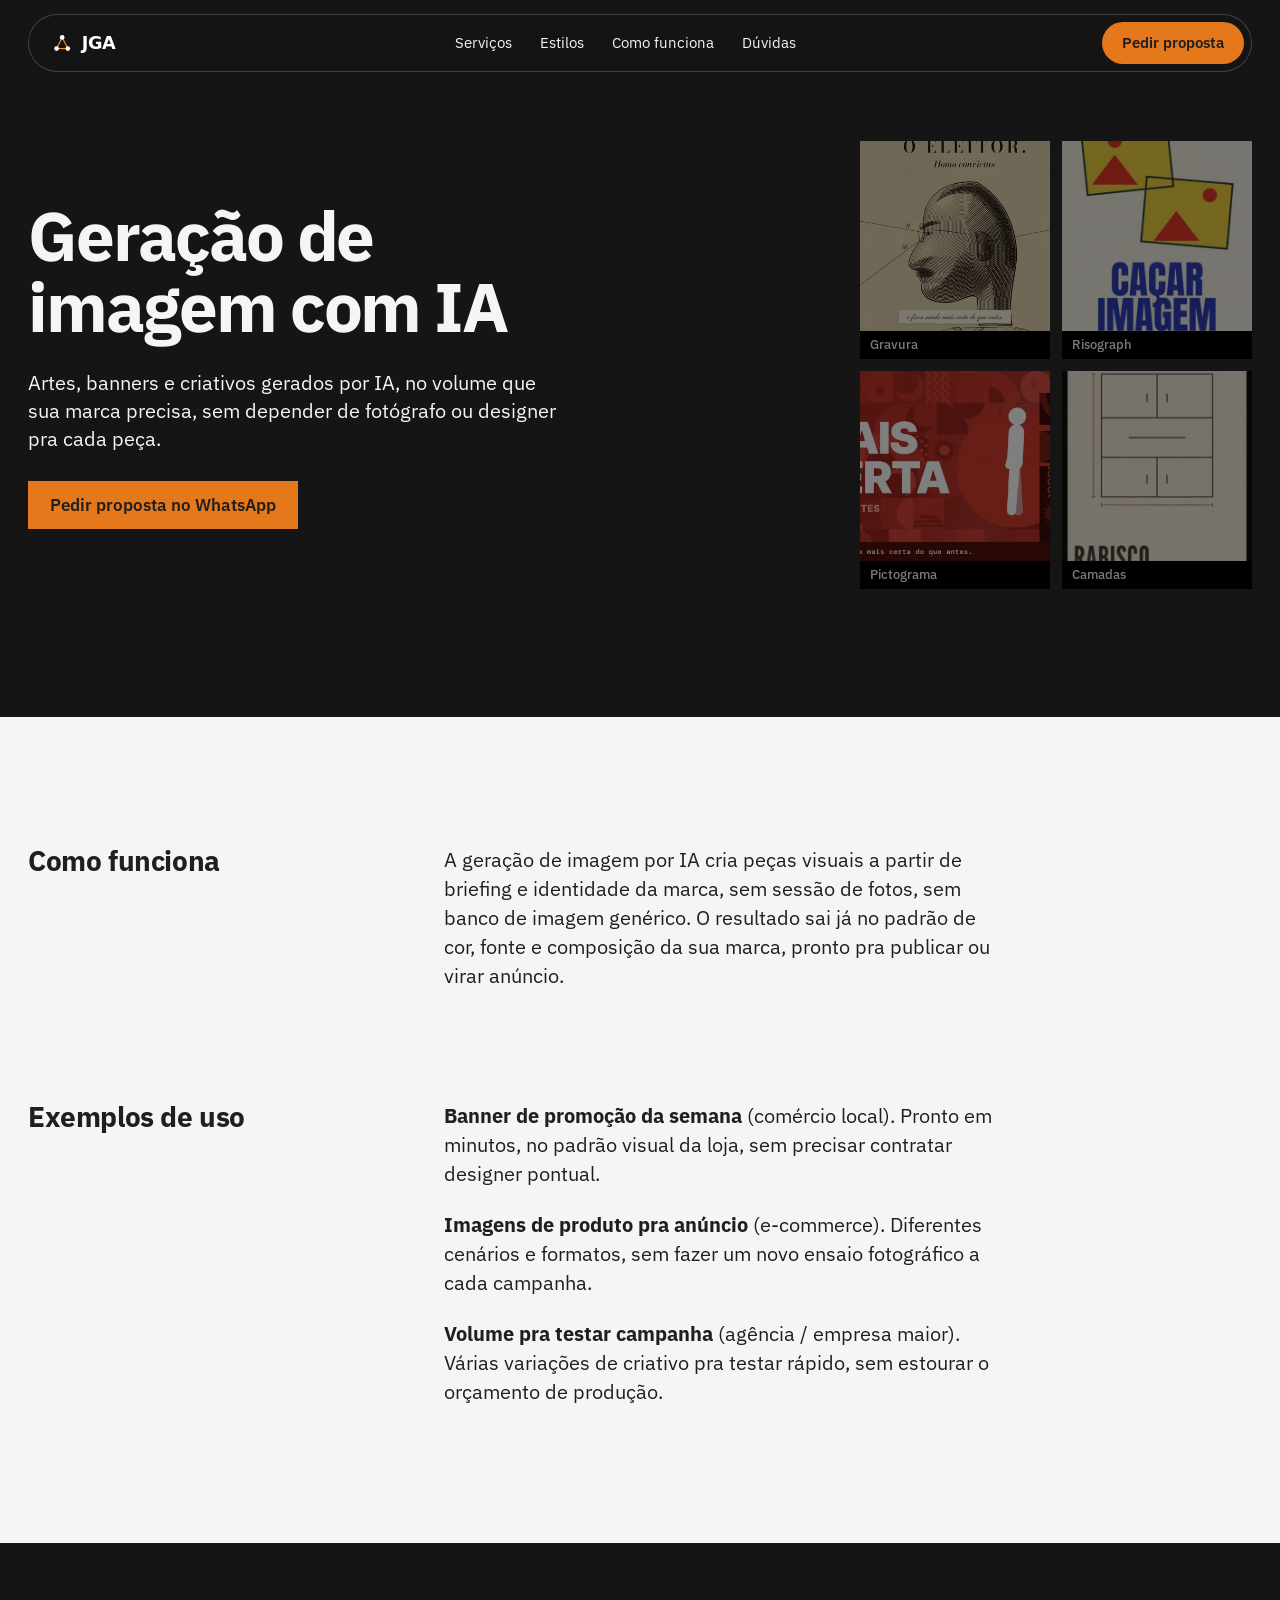
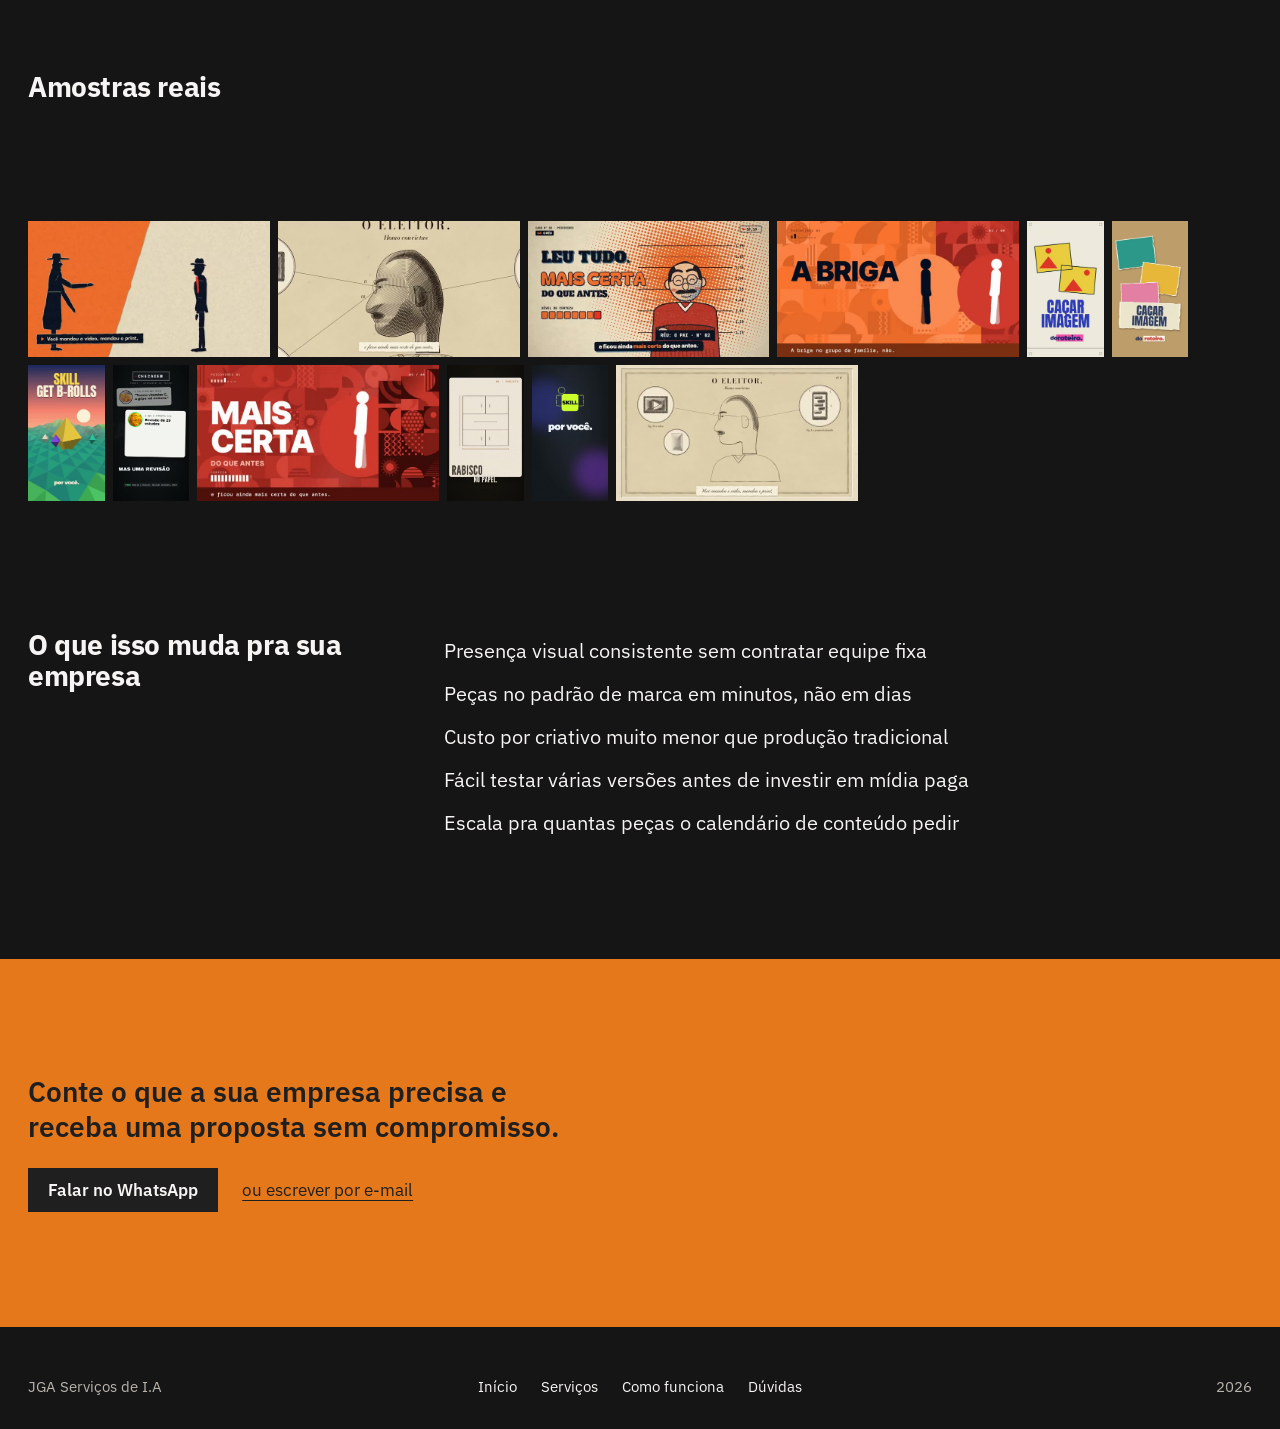
<file: servicos/geracao-de-imagem.html>
<!doctype html>
<html lang="pt-BR">
<head>
<meta charset="UTF-8">
<meta name="viewport" content="width=device-width, initial-scale=1">
<title>Geração de imagem com IA | JGA Serviços de I.A</title>
<meta name="description" content="Artes, banners e criativos gerados por IA, no padrão visual da sua marca. Exemplos de uso e benefícios pra empresa.">
<link rel="icon" href="../favicon.svg" type="image/svg+xml">
<link rel="preconnect" href="https://fonts.googleapis.com">
<link rel="preconnect" href="https://fonts.gstatic.com" crossorigin>
<link rel="stylesheet" href="https://fonts.googleapis.com/css2?family=IBM+Plex+Sans:wght@400;500;600;700&display=swap">
<link rel="stylesheet" href="../assets/css/home.css">
<link rel="stylesheet" href="../assets/css/servico.css">
<script>document.documentElement.classList.add("js")</script>
<script type="application/ld+json">{"@context": "https://schema.org", "@type": "Service", "serviceType": "Geração de imagem", "name": "Geração de imagem com IA | JGA Serviços de I.A", "description": "Artes, banners e criativos gerados por IA, no padrão visual da sua marca.", "provider": {"@type": "ProfessionalService", "name": "JGA Serviços de I.A", "url": "https://gojira1998.github.io/jga-site"}, "areaServed": "BR"}</script>
</head>
<body>
<a class="pular" href="#conteudo">Pular para o conteúdo</a>
<header class="nav-vidro">
  <div class="nav-in">
    <a class="nav-marca" href="../index.html" aria-label="JGA Serviços de I.A, página inicial"><img src="../assets/img/logo-lockup-dark.svg" alt="JGA Serviços de I.A" height="26"></a>
    <nav aria-label="Principal"><a href="../index.html#servicos">Serviços</a><a href="../index.html#portfolio">Estilos</a><a href="../index.html#processo">Como funciona</a><a href="../index.html#faq">Dúvidas</a></nav>
    <a class="nav-botao" href="https://wa.me/5531998234864?text=Ol%C3%A1%21%20Vim%20pelo%20site%20da%20JGA%20e%20quero%20saber%20mais%20sobre%20o%20servi%C3%A7o%20de%20gera%C3%A7%C3%A3o%20de%20imagem." target="_blank" rel="noopener">Pedir proposta</a>
  </div>
</header>
<main id="conteudo">

<section class="s-hero">
  <div class="s-hero-txt">
    <h1>Geração de imagem com IA</h1>
    <p class="s-lead">Artes, banners e criativos gerados por IA, no volume que sua marca precisa, sem depender de fotógrafo ou designer pra cada peça.</p>
    <a class="botao" href="https://wa.me/5531998234864?text=Ol%C3%A1%21%20Vim%20pelo%20site%20da%20JGA%20e%20quero%20saber%20mais%20sobre%20o%20servi%C3%A7o%20de%20gera%C3%A7%C3%A3o%20de%20imagem." target="_blank" rel="noopener">Pedir proposta no WhatsApp</a>
  </div>
  <div class="s-lado s-lado-quadros"><button class="quadro" type="button" data-estilo="explicativo-02-gravura" aria-label="Ver o vídeo no estilo Gravura"><img src="../assets/frames/explicativo-02-gravura-3.jpg" width="640" height="360" alt="Quadro de um vídeo no estilo Gravura" decoding="async"><span class="faixa">Gravura</span></button><button class="quadro" type="button" data-estilo="reel-01-risograph" aria-label="Ver o vídeo no estilo Risograph"><img src="../assets/frames/reel-01-risograph-2.jpg" width="420" height="746" alt="Quadro de um vídeo no estilo Risograph" decoding="async"><span class="faixa">Risograph</span></button><button class="quadro" type="button" data-estilo="explicativo-04-pictograma" aria-label="Ver o vídeo no estilo Pictograma"><img src="../assets/frames/explicativo-04-pictograma-3.jpg" width="640" height="360" alt="Quadro de um vídeo no estilo Pictograma" decoding="async"><span class="faixa">Pictograma</span></button><button class="quadro" type="button" data-estilo="reel-06-camadas" aria-label="Ver o vídeo no estilo Camadas"><img src="../assets/frames/reel-06-camadas-2.jpg" width="420" height="746" alt="Quadro de um vídeo no estilo Camadas" decoding="async"><span class="faixa">Camadas</span></button></div>
</section>

<section class="s-sec s-papel s-como">
  <div class="s-grade"><h2>Como funciona</h2><div class="s-texto"><p>A geração de imagem por IA cria peças visuais a partir de briefing e identidade da marca, sem sessão de fotos, sem banco de imagem genérico. O resultado sai já no padrão de cor, fonte e composição da sua marca, pronto pra publicar ou virar anúncio.</p></div></div>
  <div class="s-grade s-exemplos"><h2>Exemplos de uso</h2><div class="s-texto exemplos"><p><b>Banner de promoção da semana</b> (comércio local). Pronto em minutos, no padrão visual da loja, sem precisar contratar designer pontual.</p><p><b>Imagens de produto pra anúncio</b> (e-commerce). Diferentes cenários e formatos, sem fazer um novo ensaio fotográfico a cada campanha.</p><p><b>Volume pra testar campanha</b> (agência / empresa maior). Várias variações de criativo pra testar rápido, sem estourar o orçamento de produção.</p></div></div>
</section>

<section class="s-sec s-amostras" id="amostras"><h2>Amostras reais</h2><p class="intro">Quadros dos nossos vídeos de amostra: as ilustrações foram geradas com IA e código por nós. Toque num quadro para ver o vídeo.</p><div class="folha-mini "><button class="mini" type="button" data-estilo="explicativo-01-noir" aria-label="Ver o vídeo no estilo Noir editorial"><img src="../assets/frames/explicativo-01-noir-2.jpg" width="640" height="360" alt="Quadro de um vídeo no estilo Noir editorial" loading="lazy" decoding="async"></button><button class="mini" type="button" data-estilo="explicativo-02-gravura" aria-label="Ver o vídeo no estilo Gravura"><img src="../assets/frames/explicativo-02-gravura-3.jpg" width="640" height="360" alt="Quadro de um vídeo no estilo Gravura" loading="lazy" decoding="async"></button><button class="mini" type="button" data-estilo="explicativo-03-halftone" aria-label="Ver o vídeo no estilo Halftone"><img src="../assets/frames/explicativo-03-halftone-3.jpg" width="640" height="360" alt="Quadro de um vídeo no estilo Halftone" loading="lazy" decoding="async"></button><button class="mini" type="button" data-estilo="explicativo-04-pictograma" aria-label="Ver o vídeo no estilo Pictograma"><img src="../assets/frames/explicativo-04-pictograma-1.jpg" width="640" height="360" alt="Quadro de um vídeo no estilo Pictograma" loading="lazy" decoding="async"></button><button class="mini" type="button" data-estilo="reel-01-risograph" aria-label="Ver o vídeo no estilo Risograph"><img src="../assets/frames/reel-01-risograph-2.jpg" width="420" height="746" alt="Quadro de um vídeo no estilo Risograph" loading="lazy" decoding="async"></button><button class="mini" type="button" data-estilo="reel-02-colagem" aria-label="Ver o vídeo no estilo Colagem de papel"><img src="../assets/frames/reel-02-colagem-2.jpg" width="420" height="746" alt="Quadro de um vídeo no estilo Colagem de papel" loading="lazy" decoding="async"></button><button class="mini" type="button" data-estilo="reel-03-lowpoly" aria-label="Ver o vídeo no estilo Low poly"><img src="../assets/frames/reel-03-lowpoly-3.jpg" width="420" height="746" alt="Quadro de um vídeo no estilo Low poly" loading="lazy" decoding="async"></button><button class="mini" type="button" data-estilo="reel-05-checagem" aria-label="Ver o vídeo no estilo Checagem"><img src="../assets/frames/reel-05-checagem-3.jpg" width="420" height="746" alt="Quadro de um vídeo no estilo Checagem" loading="lazy" decoding="async"></button><button class="mini" type="button" data-estilo="explicativo-04-pictograma" aria-label="Ver o vídeo no estilo Pictograma"><img src="../assets/frames/explicativo-04-pictograma-3.jpg" width="640" height="360" alt="Quadro de um vídeo no estilo Pictograma" loading="lazy" decoding="async"></button><button class="mini" type="button" data-estilo="reel-06-camadas" aria-label="Ver o vídeo no estilo Camadas"><img src="../assets/frames/reel-06-camadas-2.jpg" width="420" height="746" alt="Quadro de um vídeo no estilo Camadas" loading="lazy" decoding="async"></button><button class="mini" type="button" data-estilo="reel-04-tipografia" aria-label="Ver o vídeo no estilo Tipografia cinética"><img src="../assets/frames/reel-04-tipografia-3.jpg" width="420" height="746" alt="Quadro de um vídeo no estilo Tipografia cinética" loading="lazy" decoding="async"></button><button class="mini" type="button" data-estilo="explicativo-02-gravura" aria-label="Ver o vídeo no estilo Gravura"><img src="../assets/frames/explicativo-02-gravura-2.jpg" width="640" height="360" alt="Quadro de um vídeo no estilo Gravura" loading="lazy" decoding="async"></button></div></section>
<section class="s-sec s-beneficios"><div class="s-grade"><h2>O que isso muda pra sua empresa</h2><ul class="beneficios s-texto"><li>Presença visual consistente sem contratar equipe fixa</li><li>Peças no padrão de marca em minutos, não em dias</li><li>Custo por criativo muito menor que produção tradicional</li><li>Fácil testar várias versões antes de investir em mídia paga</li><li>Escala pra quantas peças o calendário de conteúdo pedir</li></ul></div></section>



<section id="contato" class="sec sec-cta">
  <div class="cta-txt">
    <p>Conte o que a sua empresa precisa e receba uma proposta sem compromisso.</p>
    <div class="cta-linha"><a class="botao botao-p" href="https://wa.me/5531998234864?text=Ol%C3%A1%21%20Vim%20pelo%20site%20da%20JGA%20e%20quero%20saber%20mais%20sobre%20o%20servi%C3%A7o%20de%20gera%C3%A7%C3%A3o%20de%20imagem." target="_blank" rel="noopener">Falar no WhatsApp</a><a class="cta-link" href="mailto:joaogabriel.alves.1@hotmail.com">ou escrever por e-mail</a></div>
  </div>
</section>

</main>

<footer class="rodape">
  <span>JGA Serviços de I.A</span>
  <nav aria-label="Rodapé"><a href="../index.html">Início</a><a href="../index.html#servicos">Serviços</a><a href="../index.html#processo">Como funciona</a><a href="../index.html#faq">Dúvidas</a></nav>
  <span class="rodape-dir">2026</span>
</footer>
<dialog id="player" aria-label="Vídeo de amostra">
  <button type="button" class="fechar" id="player-fecha" aria-label="Fechar">Fechar</button>
  <video id="player-video" controls playsinline muted></video>
  <div class="player-info"><h3 id="player-nome"></h3><p id="player-desc"></p><a class="botao botao-p" id="player-pedir" href="https://wa.me/5531998234864?text=Ol%C3%A1%21%20Vim%20pelo%20site%20da%20JGA%20e%20quero%20saber%20mais%20sobre%20o%20servi%C3%A7o%20de%20gera%C3%A7%C3%A3o%20de%20imagem." target="_blank" rel="noopener">Pedir neste estilo no WhatsApp</a></div>
</dialog>
<script type="application/json" id="estilos-dados">{"explicativo-01-noir": {"nome": "Noir editorial", "desc": "Silhuetas e tipografia forte, ritmo de documentário curto.", "o": "h"}, "explicativo-02-gravura": {"nome": "Gravura", "desc": "Visual de livro antigo, para temas sérios ou históricos.", "o": "h"}, "explicativo-03-halftone": {"nome": "Halftone", "desc": "Textura de impressão e quadros de dossiê.", "o": "h"}, "explicativo-04-pictograma": {"nome": "Pictograma", "desc": "Figuras simples e formas geométricas, claro e direto.", "o": "h"}, "reel-01-risograph": {"nome": "Risograph", "desc": "Cores chapadas e textura de impressão.", "o": "v"}, "reel-02-colagem": {"nome": "Colagem de papel", "desc": "Recortes, fita e sobreposição.", "o": "v"}, "reel-03-lowpoly": {"nome": "Low poly", "desc": "Cenário em 3D simples e colorido.", "o": "v"}, "reel-04-tipografia": {"nome": "Tipografia cinética", "desc": "O texto é a animação.", "o": "v"}, "reel-05-checagem": {"nome": "Checagem", "desc": "Formato de \"é verdade ou mito?\" com selo e fonte.", "o": "v"}, "reel-06-camadas": {"nome": "Camadas", "desc": "Profundidade e movimento de câmera.", "o": "v"}}</script>
<script>window.JGA_WA = "https://wa.me/5531998234864?text="; window.JGA_MSG = "Olá! Vi o estilo {nome} no site da JGA e quero um vídeo assim para a minha empresa.";</script>
<script src="../assets/js/servico.js" defer></script>
</body>
</html>
</file>
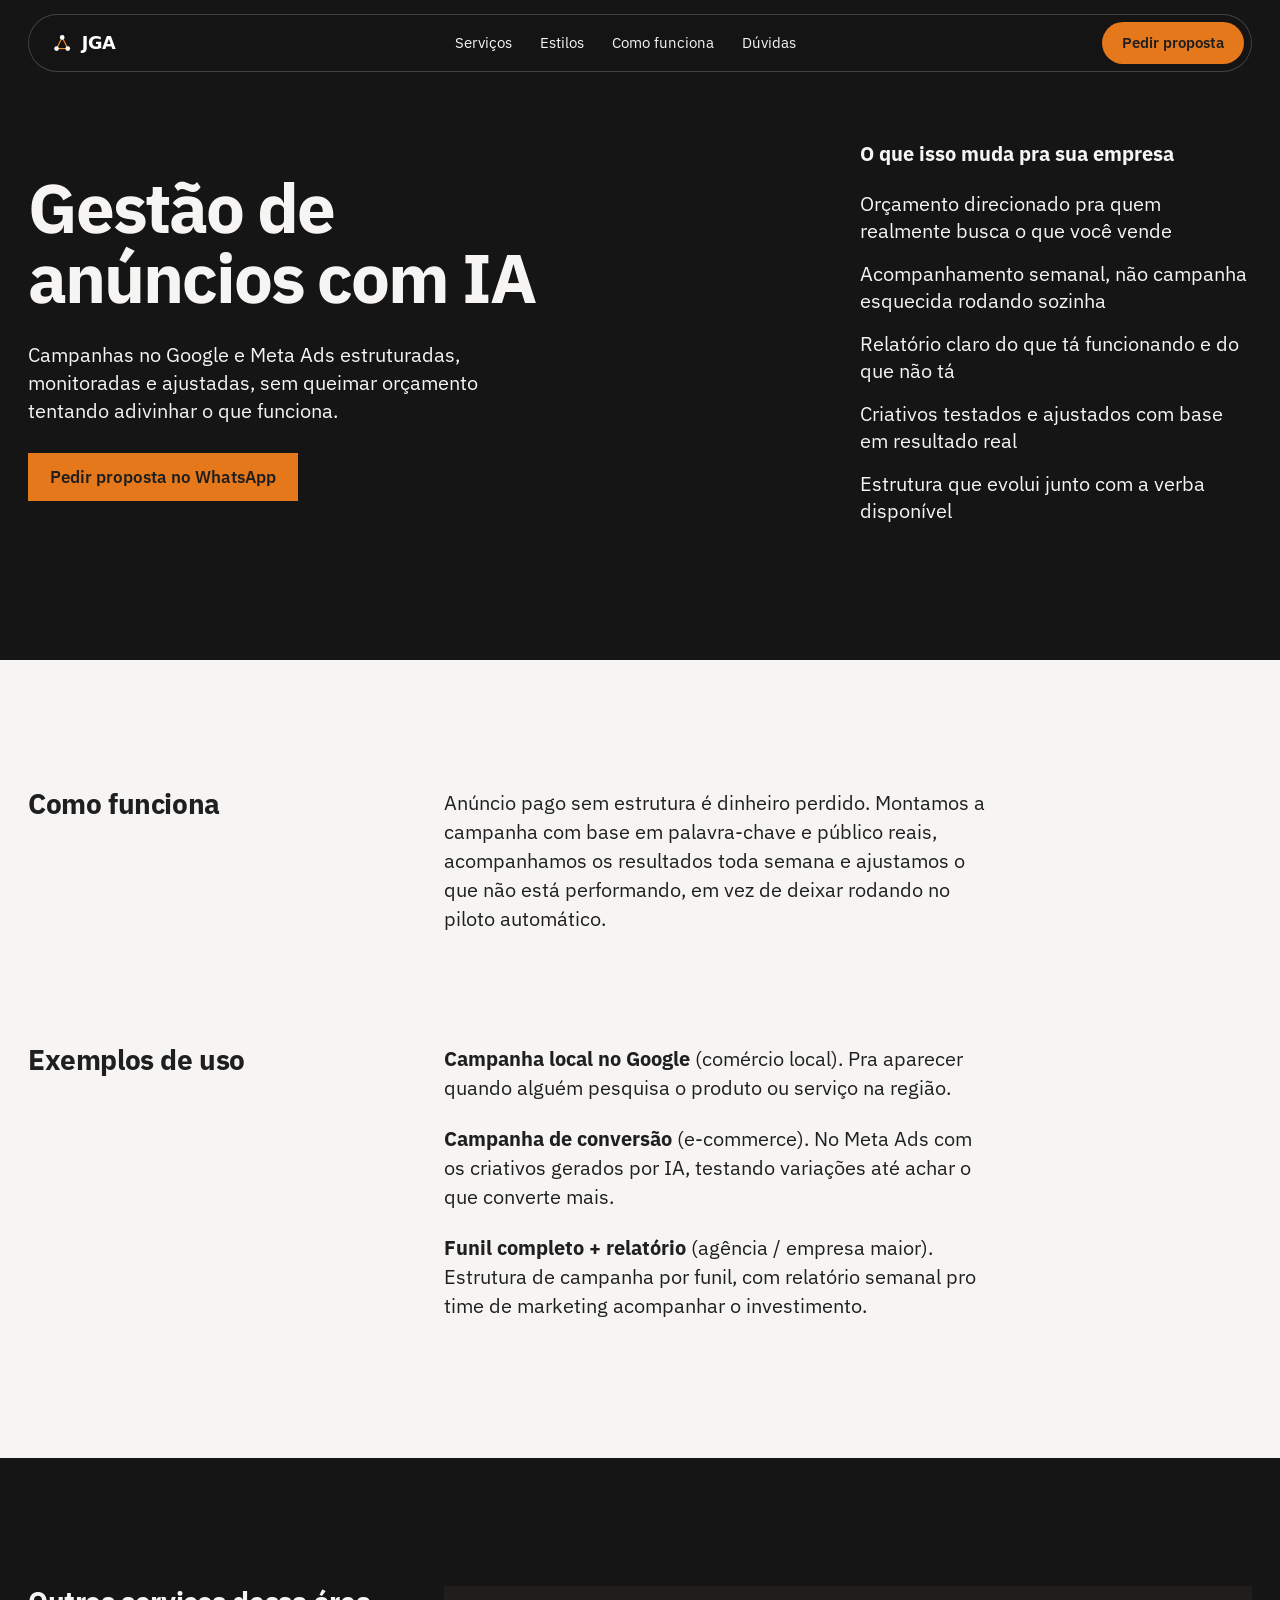
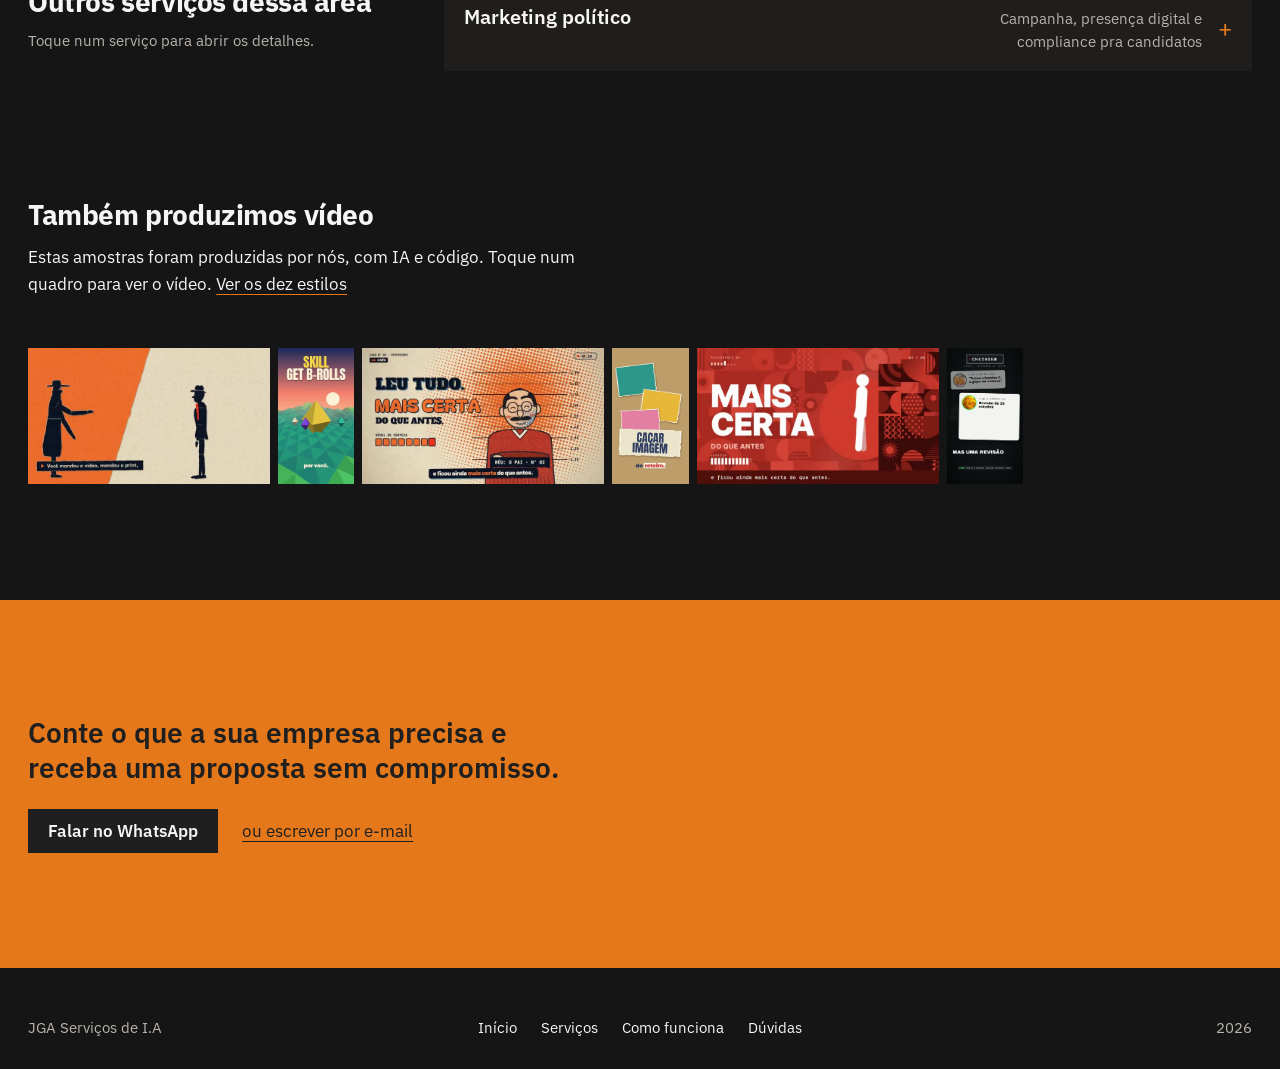
<file: servicos/gestao-de-anuncios.html>
<!doctype html>
<html lang="pt-BR">
<head>
<meta charset="UTF-8">
<meta name="viewport" content="width=device-width, initial-scale=1">
<title>Gestão de anúncios com IA | JGA Serviços de I.A</title>
<meta name="description" content="Campanhas no Google e Meta Ads estruturadas e monitoradas. Exemplos de uso e benefícios pra empresa.">
<link rel="icon" href="../favicon.svg" type="image/svg+xml">
<link rel="preconnect" href="https://fonts.googleapis.com">
<link rel="preconnect" href="https://fonts.gstatic.com" crossorigin>
<link rel="stylesheet" href="https://fonts.googleapis.com/css2?family=IBM+Plex+Sans:wght@400;500;600;700&display=swap">
<link rel="stylesheet" href="../assets/css/home.css">
<link rel="stylesheet" href="../assets/css/servico.css">
<script>document.documentElement.classList.add("js")</script>
<script type="application/ld+json">{"@context": "https://schema.org", "@type": "Service", "serviceType": "Gestão de anúncios", "name": "Gestão de anúncios com IA | JGA Serviços de I.A", "description": "Campanhas no Google e Meta Ads estruturadas e monitoradas.", "provider": {"@type": "ProfessionalService", "name": "JGA Serviços de I.A", "url": "https://gojira1998.github.io/jga-site"}, "areaServed": "BR"}</script>
</head>
<body>
<a class="pular" href="#conteudo">Pular para o conteúdo</a>
<header class="nav-vidro">
  <div class="nav-in">
    <a class="nav-marca" href="../index.html" aria-label="JGA Serviços de I.A, página inicial"><img src="../assets/img/logo-lockup-dark.svg" alt="JGA Serviços de I.A" height="26"></a>
    <nav aria-label="Principal"><a href="../index.html#servicos">Serviços</a><a href="../index.html#portfolio">Estilos</a><a href="../index.html#processo">Como funciona</a><a href="../index.html#faq">Dúvidas</a></nav>
    <a class="nav-botao" href="https://wa.me/5531998234864?text=Ol%C3%A1%21%20Vim%20pelo%20site%20da%20JGA%20e%20quero%20saber%20mais%20sobre%20o%20servi%C3%A7o%20de%20gest%C3%A3o%20de%20an%C3%BAncios." target="_blank" rel="noopener">Pedir proposta</a>
  </div>
</header>
<main id="conteudo">

<section class="s-hero">
  <div class="s-hero-txt">
    <h1>Gestão de anúncios com IA</h1>
    <p class="s-lead">Campanhas no Google e Meta Ads estruturadas, monitoradas e ajustadas, sem queimar orçamento tentando adivinhar o que funciona.</p>
    <a class="botao" href="https://wa.me/5531998234864?text=Ol%C3%A1%21%20Vim%20pelo%20site%20da%20JGA%20e%20quero%20saber%20mais%20sobre%20o%20servi%C3%A7o%20de%20gest%C3%A3o%20de%20an%C3%BAncios." target="_blank" rel="noopener">Pedir proposta no WhatsApp</a>
  </div>
  <div class="s-lado s-lado-lista"><h2>O que isso muda pra sua empresa</h2><ul class="beneficios"><li>Orçamento direcionado pra quem realmente busca o que você vende</li><li>Acompanhamento semanal, não campanha esquecida rodando sozinha</li><li>Relatório claro do que tá funcionando e do que não tá</li><li>Criativos testados e ajustados com base em resultado real</li><li>Estrutura que evolui junto com a verba disponível</li></ul></div>
</section>

<section class="s-sec s-papel s-como">
  <div class="s-grade"><h2>Como funciona</h2><div class="s-texto"><p>Anúncio pago sem estrutura é dinheiro perdido. Montamos a campanha com base em palavra-chave e público reais, acompanhamos os resultados toda semana e ajustamos o que não está performando, em vez de deixar rodando no piloto automático.</p></div></div>
  <div class="s-grade s-exemplos"><h2>Exemplos de uso</h2><div class="s-texto exemplos"><p><b>Campanha local no Google</b> (comércio local). Pra aparecer quando alguém pesquisa o produto ou serviço na região.</p><p><b>Campanha de conversão</b> (e-commerce). No Meta Ads com os criativos gerados por IA, testando variações até achar o que converte mais.</p><p><b>Funil completo + relatório</b> (agência / empresa maior). Estrutura de campanha por funil, com relatório semanal pro time de marketing acompanhar o investimento.</p></div></div>
</section>



<section class="s-sec s-outros" id="outros"><div class="s-grade"><div class="s-outros-cab"><h2>Outros serviços dessa área</h2><p>Toque num serviço para abrir os detalhes.</p></div><div class="s-texto outros-lista"><details><summary><span><span class="o-tit">Marketing político</span><span class="o-tag">Campanha, presença digital e compliance pra candidatos</span></span></summary><div class="o-corpo"><p>Pacote completo pra campanha eleitoral: site, CRM de contato com eleitor, gestão de anúncios e um agente de IA que confere o conteúdo contra a legislação do TSE antes de qualquer peça ir ao ar.</p><p><b>Resolve:</b> candidato sem estrutura digital profissional e risco de publicar peça que fura regra eleitoral por falta de revisão.</p></div></details></div></div></section>
<section class="s-sec s-amostras s-portfolio" id="amostras"><h2>Também produzimos vídeo</h2><p class="intro">Estas amostras foram produzidas por nós, com IA e código. Toque num quadro para ver o vídeo. <a href="../index.html#portfolio">Ver os dez estilos</a></p><div class="folha-mini "><button class="mini" type="button" data-estilo="explicativo-01-noir" aria-label="Ver o vídeo no estilo Noir editorial"><img src="../assets/frames/explicativo-01-noir-2.jpg" width="640" height="360" alt="Quadro de um vídeo no estilo Noir editorial" loading="lazy" decoding="async"></button><button class="mini" type="button" data-estilo="reel-03-lowpoly" aria-label="Ver o vídeo no estilo Low poly"><img src="../assets/frames/reel-03-lowpoly-3.jpg" width="420" height="746" alt="Quadro de um vídeo no estilo Low poly" loading="lazy" decoding="async"></button><button class="mini" type="button" data-estilo="explicativo-03-halftone" aria-label="Ver o vídeo no estilo Halftone"><img src="../assets/frames/explicativo-03-halftone-3.jpg" width="640" height="360" alt="Quadro de um vídeo no estilo Halftone" loading="lazy" decoding="async"></button><button class="mini" type="button" data-estilo="reel-02-colagem" aria-label="Ver o vídeo no estilo Colagem de papel"><img src="../assets/frames/reel-02-colagem-2.jpg" width="420" height="746" alt="Quadro de um vídeo no estilo Colagem de papel" loading="lazy" decoding="async"></button><button class="mini" type="button" data-estilo="explicativo-04-pictograma" aria-label="Ver o vídeo no estilo Pictograma"><img src="../assets/frames/explicativo-04-pictograma-3.jpg" width="640" height="360" alt="Quadro de um vídeo no estilo Pictograma" loading="lazy" decoding="async"></button><button class="mini" type="button" data-estilo="reel-05-checagem" aria-label="Ver o vídeo no estilo Checagem"><img src="../assets/frames/reel-05-checagem-3.jpg" width="420" height="746" alt="Quadro de um vídeo no estilo Checagem" loading="lazy" decoding="async"></button></div></section>

<section id="contato" class="sec sec-cta">
  <div class="cta-txt">
    <p>Conte o que a sua empresa precisa e receba uma proposta sem compromisso.</p>
    <div class="cta-linha"><a class="botao botao-p" href="https://wa.me/5531998234864?text=Ol%C3%A1%21%20Vim%20pelo%20site%20da%20JGA%20e%20quero%20saber%20mais%20sobre%20o%20servi%C3%A7o%20de%20gest%C3%A3o%20de%20an%C3%BAncios." target="_blank" rel="noopener">Falar no WhatsApp</a><a class="cta-link" href="mailto:joaogabriel.alves.1@hotmail.com">ou escrever por e-mail</a></div>
  </div>
</section>

</main>

<footer class="rodape">
  <span>JGA Serviços de I.A</span>
  <nav aria-label="Rodapé"><a href="../index.html">Início</a><a href="../index.html#servicos">Serviços</a><a href="../index.html#processo">Como funciona</a><a href="../index.html#faq">Dúvidas</a></nav>
  <span class="rodape-dir">2026</span>
</footer>
<dialog id="player" aria-label="Vídeo de amostra">
  <button type="button" class="fechar" id="player-fecha" aria-label="Fechar">Fechar</button>
  <video id="player-video" controls playsinline muted></video>
  <div class="player-info"><h3 id="player-nome"></h3><p id="player-desc"></p><a class="botao botao-p" id="player-pedir" href="https://wa.me/5531998234864?text=Ol%C3%A1%21%20Vim%20pelo%20site%20da%20JGA%20e%20quero%20saber%20mais%20sobre%20o%20servi%C3%A7o%20de%20gest%C3%A3o%20de%20an%C3%BAncios." target="_blank" rel="noopener">Pedir neste estilo no WhatsApp</a></div>
</dialog>
<script type="application/json" id="estilos-dados">{"explicativo-01-noir": {"nome": "Noir editorial", "desc": "Silhuetas e tipografia forte, ritmo de documentário curto.", "o": "h"}, "explicativo-02-gravura": {"nome": "Gravura", "desc": "Visual de livro antigo, para temas sérios ou históricos.", "o": "h"}, "explicativo-03-halftone": {"nome": "Halftone", "desc": "Textura de impressão e quadros de dossiê.", "o": "h"}, "explicativo-04-pictograma": {"nome": "Pictograma", "desc": "Figuras simples e formas geométricas, claro e direto.", "o": "h"}, "reel-01-risograph": {"nome": "Risograph", "desc": "Cores chapadas e textura de impressão.", "o": "v"}, "reel-02-colagem": {"nome": "Colagem de papel", "desc": "Recortes, fita e sobreposição.", "o": "v"}, "reel-03-lowpoly": {"nome": "Low poly", "desc": "Cenário em 3D simples e colorido.", "o": "v"}, "reel-04-tipografia": {"nome": "Tipografia cinética", "desc": "O texto é a animação.", "o": "v"}, "reel-05-checagem": {"nome": "Checagem", "desc": "Formato de \"é verdade ou mito?\" com selo e fonte.", "o": "v"}, "reel-06-camadas": {"nome": "Camadas", "desc": "Profundidade e movimento de câmera.", "o": "v"}}</script>
<script>window.JGA_WA = "https://wa.me/5531998234864?text="; window.JGA_MSG = "Olá! Vi o estilo {nome} no site da JGA e quero um vídeo assim para a minha empresa.";</script>
<script src="../assets/js/servico.js" defer></script>
</body>
</html>
</file>
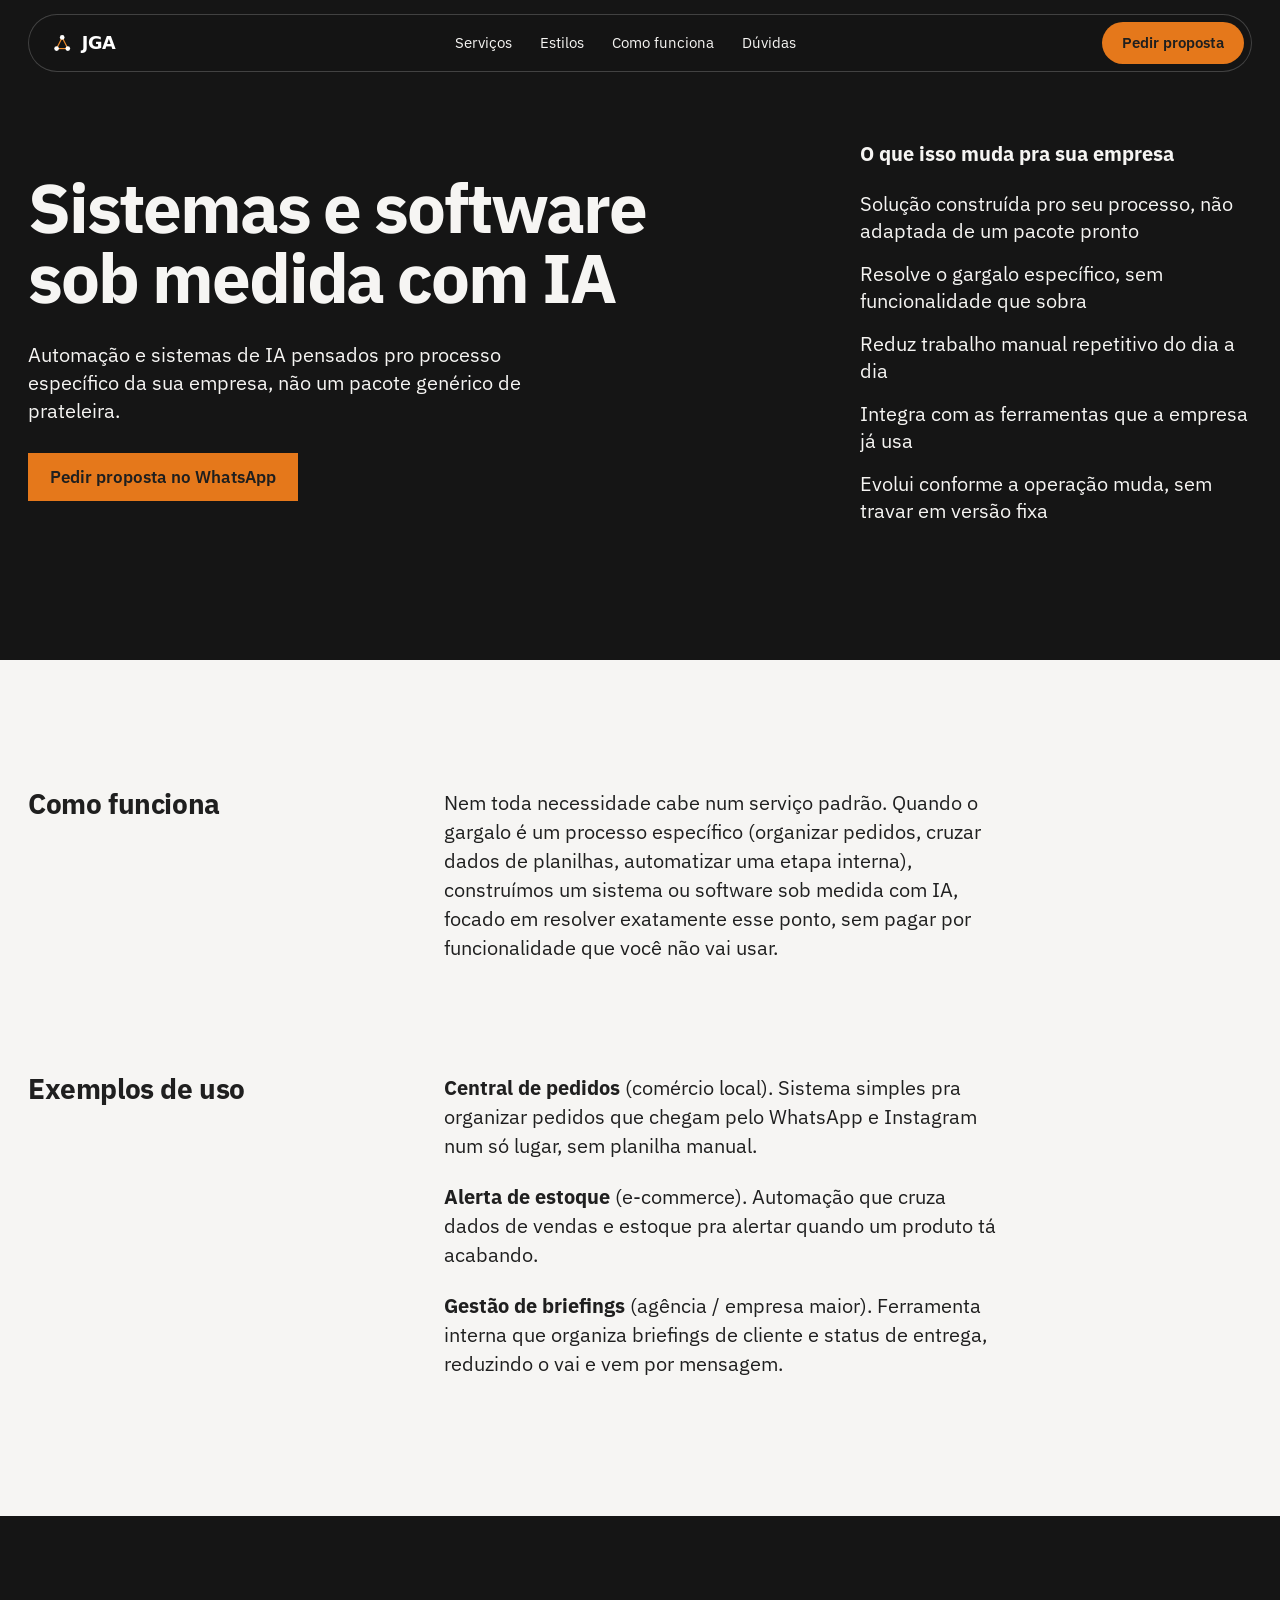
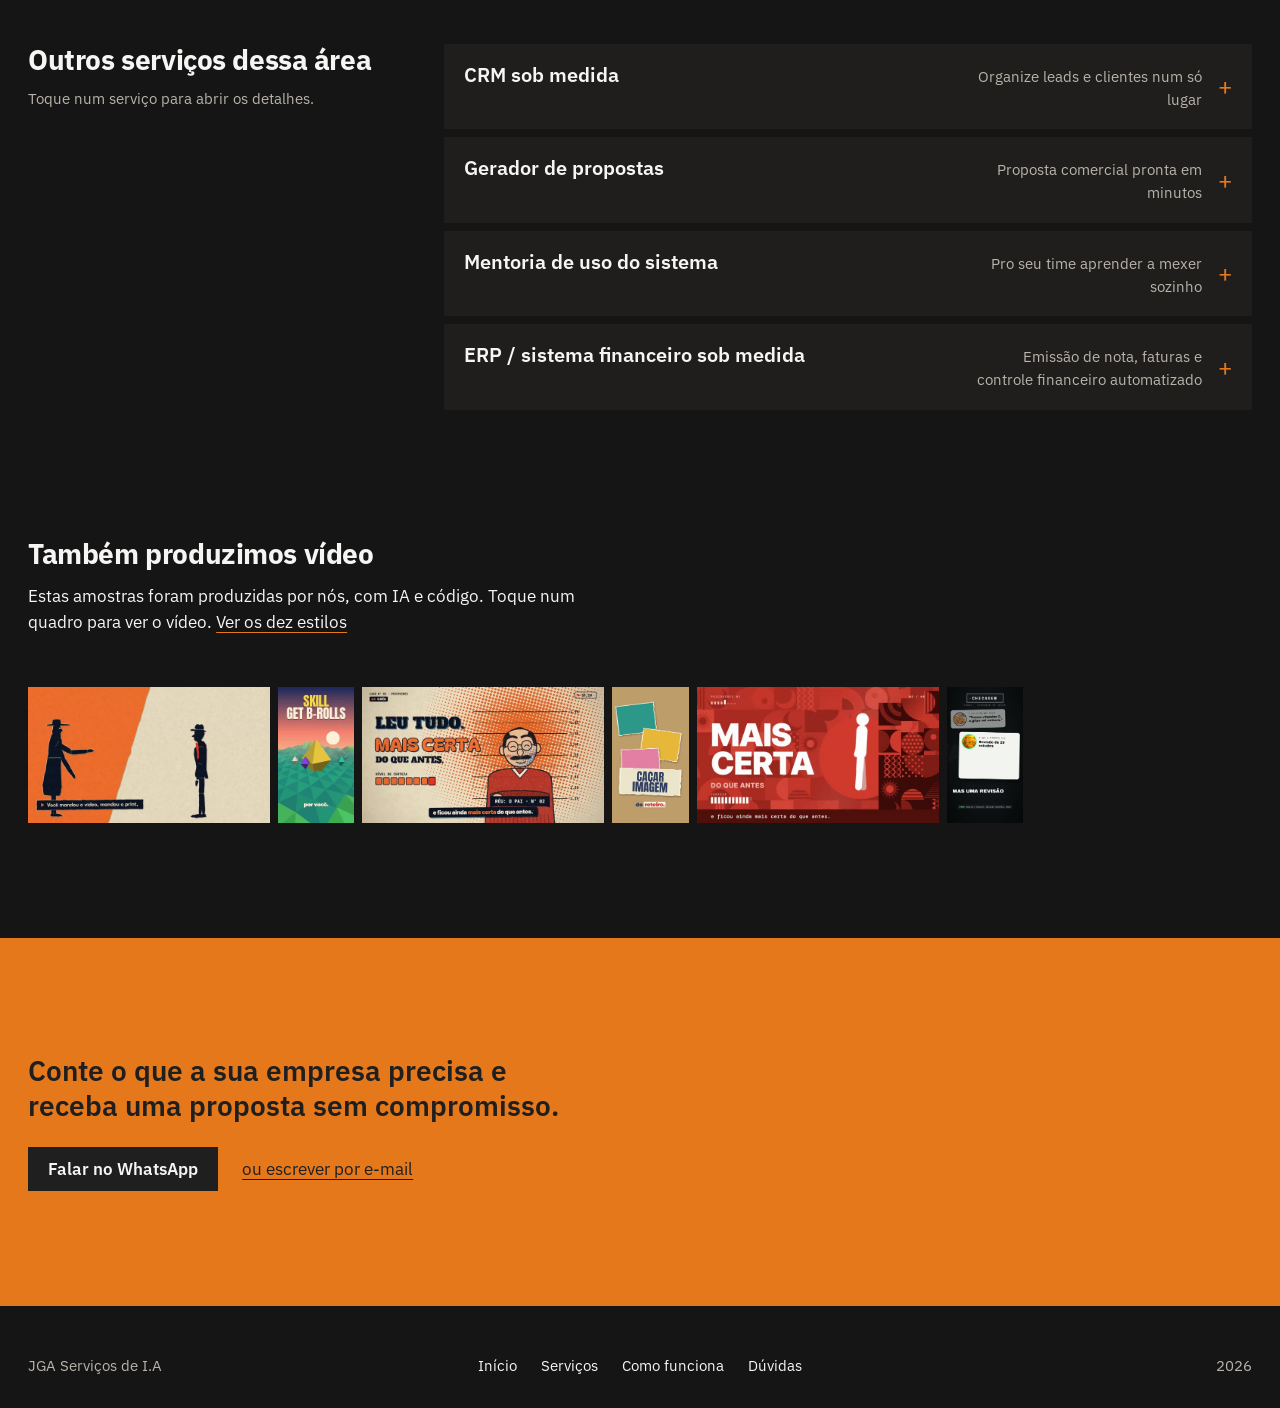
<file: servicos/sistemas-sob-medida.html>
<!doctype html>
<html lang="pt-BR">
<head>
<meta charset="UTF-8">
<meta name="viewport" content="width=device-width, initial-scale=1">
<title>Sistemas e software sob medida com IA | JGA Serviços de I.A</title>
<meta name="description" content="Automação, sistemas e software de IA pensados pro processo específico da sua empresa. Exemplos de uso e benefícios.">
<link rel="icon" href="../favicon.svg" type="image/svg+xml">
<link rel="preconnect" href="https://fonts.googleapis.com">
<link rel="preconnect" href="https://fonts.gstatic.com" crossorigin>
<link rel="stylesheet" href="https://fonts.googleapis.com/css2?family=IBM+Plex+Sans:wght@400;500;600;700&display=swap">
<link rel="stylesheet" href="../assets/css/home.css">
<link rel="stylesheet" href="../assets/css/servico.css">
<script>document.documentElement.classList.add("js")</script>
<script type="application/ld+json">{"@context": "https://schema.org", "@type": "Service", "serviceType": "Sistemas e software sob medida", "name": "Sistemas e software sob medida com IA | JGA Serviços de I.A", "description": "Automação, sistemas e software de IA pensados pro processo específico da sua empresa.", "provider": {"@type": "ProfessionalService", "name": "JGA Serviços de I.A", "url": "https://gojira1998.github.io/jga-site"}, "areaServed": "BR"}</script>
</head>
<body>
<a class="pular" href="#conteudo">Pular para o conteúdo</a>
<header class="nav-vidro">
  <div class="nav-in">
    <a class="nav-marca" href="../index.html" aria-label="JGA Serviços de I.A, página inicial"><img src="../assets/img/logo-lockup-dark.svg" alt="JGA Serviços de I.A" height="26"></a>
    <nav aria-label="Principal"><a href="../index.html#servicos">Serviços</a><a href="../index.html#portfolio">Estilos</a><a href="../index.html#processo">Como funciona</a><a href="../index.html#faq">Dúvidas</a></nav>
    <a class="nav-botao" href="https://wa.me/5531998234864?text=Ol%C3%A1%21%20Vim%20pelo%20site%20da%20JGA%20e%20quero%20saber%20mais%20sobre%20o%20servi%C3%A7o%20de%20sistemas%20e%20software%20sob%20medida." target="_blank" rel="noopener">Pedir proposta</a>
  </div>
</header>
<main id="conteudo">

<section class="s-hero">
  <div class="s-hero-txt">
    <h1>Sistemas e software sob medida com IA</h1>
    <p class="s-lead">Automação e sistemas de IA pensados pro processo específico da sua empresa, não um pacote genérico de prateleira.</p>
    <a class="botao" href="https://wa.me/5531998234864?text=Ol%C3%A1%21%20Vim%20pelo%20site%20da%20JGA%20e%20quero%20saber%20mais%20sobre%20o%20servi%C3%A7o%20de%20sistemas%20e%20software%20sob%20medida." target="_blank" rel="noopener">Pedir proposta no WhatsApp</a>
  </div>
  <div class="s-lado s-lado-lista"><h2>O que isso muda pra sua empresa</h2><ul class="beneficios"><li>Solução construída pro seu processo, não adaptada de um pacote pronto</li><li>Resolve o gargalo específico, sem funcionalidade que sobra</li><li>Reduz trabalho manual repetitivo do dia a dia</li><li>Integra com as ferramentas que a empresa já usa</li><li>Evolui conforme a operação muda, sem travar em versão fixa</li></ul></div>
</section>

<section class="s-sec s-papel s-como">
  <div class="s-grade"><h2>Como funciona</h2><div class="s-texto"><p>Nem toda necessidade cabe num serviço padrão. Quando o gargalo é um processo específico (organizar pedidos, cruzar dados de planilhas, automatizar uma etapa interna), construímos um sistema ou software sob medida com IA, focado em resolver exatamente esse ponto, sem pagar por funcionalidade que você não vai usar.</p></div></div>
  <div class="s-grade s-exemplos"><h2>Exemplos de uso</h2><div class="s-texto exemplos"><p><b>Central de pedidos</b> (comércio local). Sistema simples pra organizar pedidos que chegam pelo WhatsApp e Instagram num só lugar, sem planilha manual.</p><p><b>Alerta de estoque</b> (e-commerce). Automação que cruza dados de vendas e estoque pra alertar quando um produto tá acabando.</p><p><b>Gestão de briefings</b> (agência / empresa maior). Ferramenta interna que organiza briefings de cliente e status de entrega, reduzindo o vai e vem por mensagem.</p></div></div>
</section>



<section class="s-sec s-outros" id="outros"><div class="s-grade"><div class="s-outros-cab"><h2>Outros serviços dessa área</h2><p>Toque num serviço para abrir os detalhes.</p></div><div class="s-texto outros-lista"><details><summary><span><span class="o-tit">CRM sob medida</span><span class="o-tag">Organize leads e clientes num só lugar</span></span></summary><div class="o-corpo"><p>Em vez de planilha, papel ou memória, seu time passa a ter um lugar único com todo o histórico de contato: quem já falou com quem, em que etapa da negociação tá, o que falta pra fechar.</p><p><b>Resolve:</b> lead esquecido, follow-up perdido, informação espalhada entre WhatsApp, e-mail e caderno.</p></div></details><details><summary><span><span class="o-tit">Gerador de propostas</span><span class="o-tag">Proposta comercial pronta em minutos</span></span></summary><div class="o-corpo"><p>Ferramenta que gera a proposta comercial do seu negócio automaticamente a partir dos dados do cliente: valor, escopo e prazo já formatados, prontos pra mandar. Ideal pra quem vive fazendo orçamento pra fechar venda: reforma, construção, consultoria, evento.</p><p><b>Resolve:</b> tempo perdido montando documento manual e proposta com aparência amadora, que derruba a credibilidade na hora de fechar.</p></div></details><details><summary><span><span class="o-tit">Mentoria de uso do sistema</span><span class="o-tag">Pro seu time aprender a mexer sozinho</span></span></summary><div class="o-corpo"><p>Se você quer entender e ajustar o sistema por conta própria em vez de depender de manutenção eterna, oferecemos sessões de mentoria guiada, do básico até o nível técnico que você precisar.</p><p><b>Resolve:</b> dependência total de terceiros pra qualquer ajuste pequeno no seu próprio sistema.</p></div></details><details><summary><span><span class="o-tit">ERP / sistema financeiro sob medida</span><span class="o-tag">Emissão de nota, faturas e controle financeiro automatizado</span></span></summary><div class="o-corpo"><p>Sistema que automatiza emissão e envio de fatura ou nota, concilia contas e substitui aquele Excel cheio de aba e ferramenta solta que não conversa entre si.</p><p><b>Resolve:</b> financeiro espalhado em várias ferramentas, retrabalho manual pra emitir cada nota e falta de visão consolidada do caixa.</p></div></details></div></div></section>
<section class="s-sec s-amostras s-portfolio" id="amostras"><h2>Também produzimos vídeo</h2><p class="intro">Estas amostras foram produzidas por nós, com IA e código. Toque num quadro para ver o vídeo. <a href="../index.html#portfolio">Ver os dez estilos</a></p><div class="folha-mini "><button class="mini" type="button" data-estilo="explicativo-01-noir" aria-label="Ver o vídeo no estilo Noir editorial"><img src="../assets/frames/explicativo-01-noir-2.jpg" width="640" height="360" alt="Quadro de um vídeo no estilo Noir editorial" loading="lazy" decoding="async"></button><button class="mini" type="button" data-estilo="reel-03-lowpoly" aria-label="Ver o vídeo no estilo Low poly"><img src="../assets/frames/reel-03-lowpoly-3.jpg" width="420" height="746" alt="Quadro de um vídeo no estilo Low poly" loading="lazy" decoding="async"></button><button class="mini" type="button" data-estilo="explicativo-03-halftone" aria-label="Ver o vídeo no estilo Halftone"><img src="../assets/frames/explicativo-03-halftone-3.jpg" width="640" height="360" alt="Quadro de um vídeo no estilo Halftone" loading="lazy" decoding="async"></button><button class="mini" type="button" data-estilo="reel-02-colagem" aria-label="Ver o vídeo no estilo Colagem de papel"><img src="../assets/frames/reel-02-colagem-2.jpg" width="420" height="746" alt="Quadro de um vídeo no estilo Colagem de papel" loading="lazy" decoding="async"></button><button class="mini" type="button" data-estilo="explicativo-04-pictograma" aria-label="Ver o vídeo no estilo Pictograma"><img src="../assets/frames/explicativo-04-pictograma-3.jpg" width="640" height="360" alt="Quadro de um vídeo no estilo Pictograma" loading="lazy" decoding="async"></button><button class="mini" type="button" data-estilo="reel-05-checagem" aria-label="Ver o vídeo no estilo Checagem"><img src="../assets/frames/reel-05-checagem-3.jpg" width="420" height="746" alt="Quadro de um vídeo no estilo Checagem" loading="lazy" decoding="async"></button></div></section>

<section id="contato" class="sec sec-cta">
  <div class="cta-txt">
    <p>Conte o que a sua empresa precisa e receba uma proposta sem compromisso.</p>
    <div class="cta-linha"><a class="botao botao-p" href="https://wa.me/5531998234864?text=Ol%C3%A1%21%20Vim%20pelo%20site%20da%20JGA%20e%20quero%20saber%20mais%20sobre%20o%20servi%C3%A7o%20de%20sistemas%20e%20software%20sob%20medida." target="_blank" rel="noopener">Falar no WhatsApp</a><a class="cta-link" href="mailto:joaogabriel.alves.1@hotmail.com">ou escrever por e-mail</a></div>
  </div>
</section>

</main>

<footer class="rodape">
  <span>JGA Serviços de I.A</span>
  <nav aria-label="Rodapé"><a href="../index.html">Início</a><a href="../index.html#servicos">Serviços</a><a href="../index.html#processo">Como funciona</a><a href="../index.html#faq">Dúvidas</a></nav>
  <span class="rodape-dir">2026</span>
</footer>
<dialog id="player" aria-label="Vídeo de amostra">
  <button type="button" class="fechar" id="player-fecha" aria-label="Fechar">Fechar</button>
  <video id="player-video" controls playsinline muted></video>
  <div class="player-info"><h3 id="player-nome"></h3><p id="player-desc"></p><a class="botao botao-p" id="player-pedir" href="https://wa.me/5531998234864?text=Ol%C3%A1%21%20Vim%20pelo%20site%20da%20JGA%20e%20quero%20saber%20mais%20sobre%20o%20servi%C3%A7o%20de%20sistemas%20e%20software%20sob%20medida." target="_blank" rel="noopener">Pedir neste estilo no WhatsApp</a></div>
</dialog>
<script type="application/json" id="estilos-dados">{"explicativo-01-noir": {"nome": "Noir editorial", "desc": "Silhuetas e tipografia forte, ritmo de documentário curto.", "o": "h"}, "explicativo-02-gravura": {"nome": "Gravura", "desc": "Visual de livro antigo, para temas sérios ou históricos.", "o": "h"}, "explicativo-03-halftone": {"nome": "Halftone", "desc": "Textura de impressão e quadros de dossiê.", "o": "h"}, "explicativo-04-pictograma": {"nome": "Pictograma", "desc": "Figuras simples e formas geométricas, claro e direto.", "o": "h"}, "reel-01-risograph": {"nome": "Risograph", "desc": "Cores chapadas e textura de impressão.", "o": "v"}, "reel-02-colagem": {"nome": "Colagem de papel", "desc": "Recortes, fita e sobreposição.", "o": "v"}, "reel-03-lowpoly": {"nome": "Low poly", "desc": "Cenário em 3D simples e colorido.", "o": "v"}, "reel-04-tipografia": {"nome": "Tipografia cinética", "desc": "O texto é a animação.", "o": "v"}, "reel-05-checagem": {"nome": "Checagem", "desc": "Formato de \"é verdade ou mito?\" com selo e fonte.", "o": "v"}, "reel-06-camadas": {"nome": "Camadas", "desc": "Profundidade e movimento de câmera.", "o": "v"}}</script>
<script>window.JGA_WA = "https://wa.me/5531998234864?text="; window.JGA_MSG = "Olá! Vi o estilo {nome} no site da JGA e quero um vídeo assim para a minha empresa.";</script>
<script src="../assets/js/servico.js" defer></script>
</body>
</html>
</file>
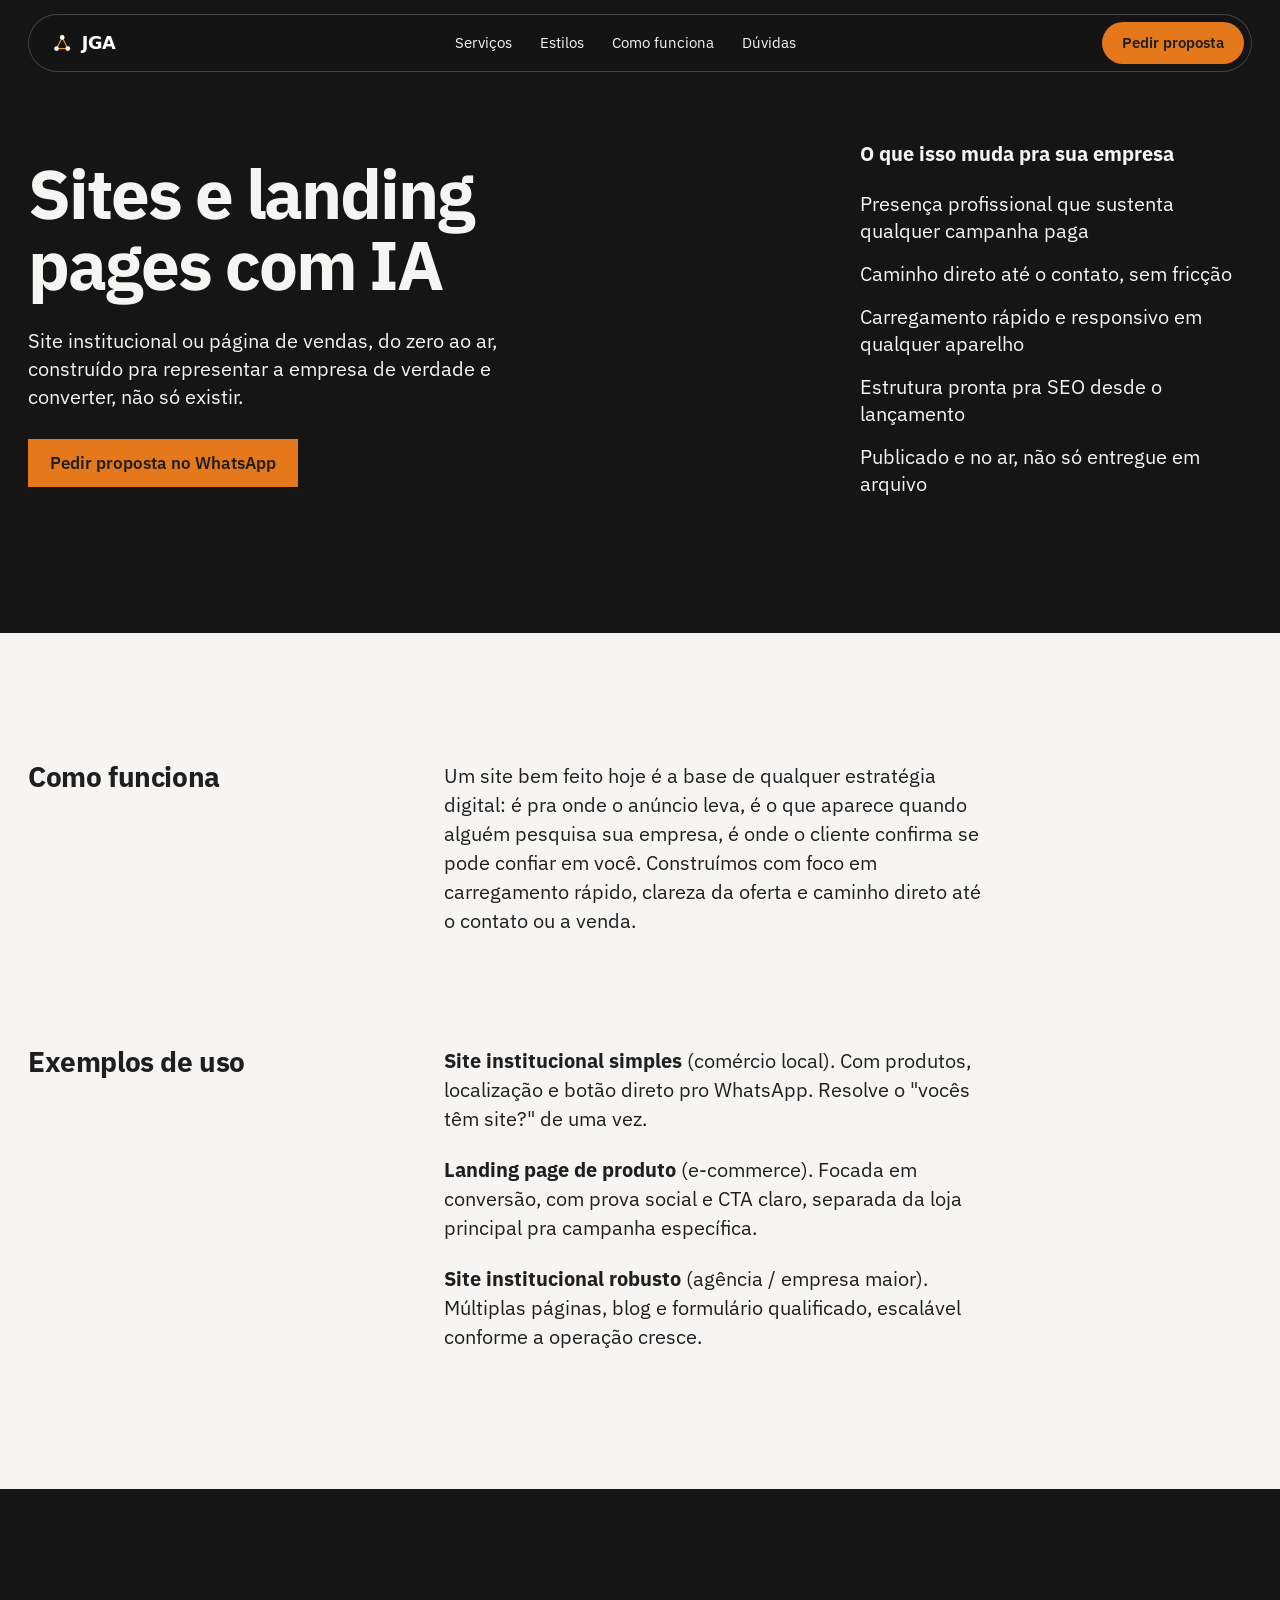
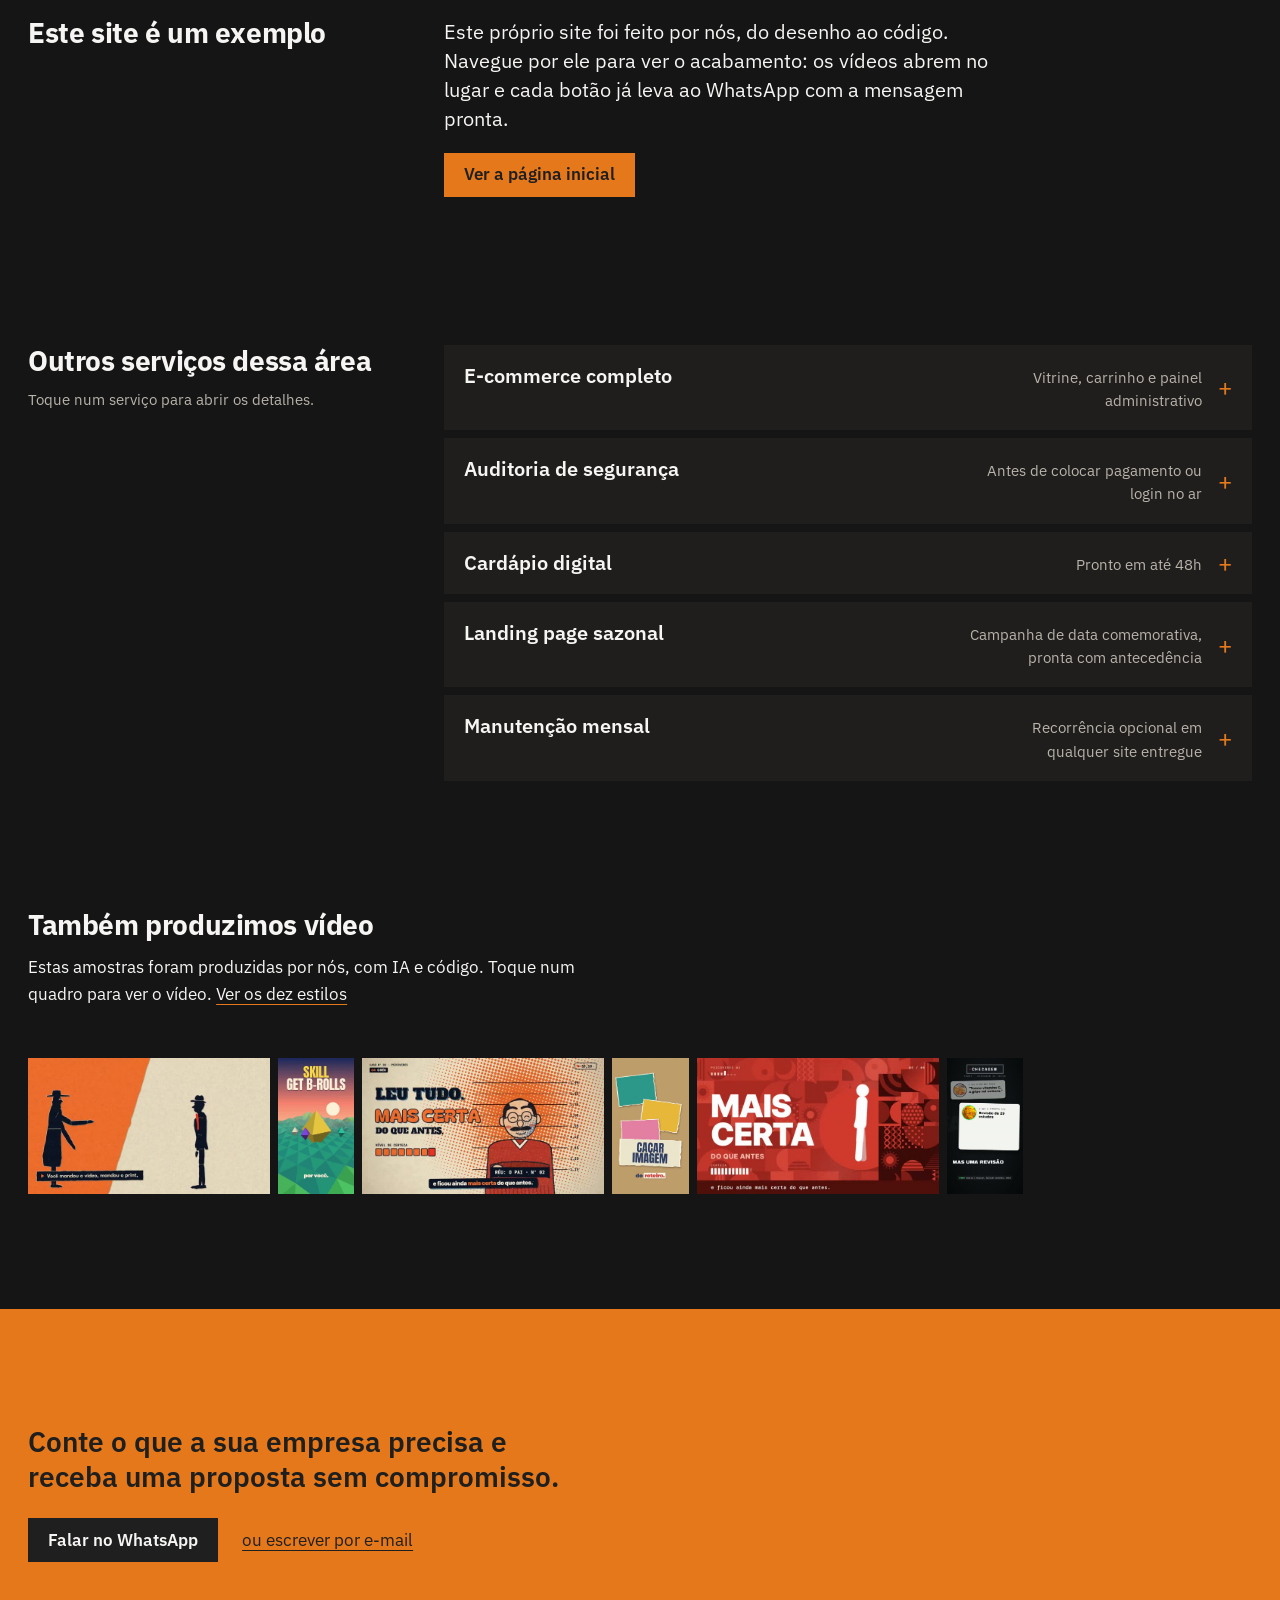
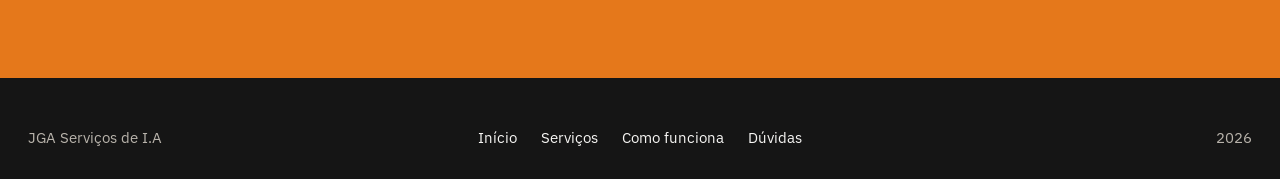
<file: servicos/sites-e-landing-pages.html>
<!doctype html>
<html lang="pt-BR">
<head>
<meta charset="UTF-8">
<meta name="viewport" content="width=device-width, initial-scale=1">
<title>Sites e landing pages com IA | JGA Serviços de I.A</title>
<meta name="description" content="Site institucional ou página de vendas, do zero ao ar. Exemplos de uso e benefícios pra empresa.">
<link rel="icon" href="../favicon.svg" type="image/svg+xml">
<link rel="preconnect" href="https://fonts.googleapis.com">
<link rel="preconnect" href="https://fonts.gstatic.com" crossorigin>
<link rel="stylesheet" href="https://fonts.googleapis.com/css2?family=IBM+Plex+Sans:wght@400;500;600;700&display=swap">
<link rel="stylesheet" href="../assets/css/home.css">
<link rel="stylesheet" href="../assets/css/servico.css">
<script>document.documentElement.classList.add("js")</script>
<script type="application/ld+json">{"@context": "https://schema.org", "@type": "Service", "serviceType": "Sites e landing pages", "name": "Sites e landing pages com IA | JGA Serviços de I.A", "description": "Site institucional ou página de vendas, do zero ao ar.", "provider": {"@type": "ProfessionalService", "name": "JGA Serviços de I.A", "url": "https://gojira1998.github.io/jga-site"}, "areaServed": "BR"}</script>
</head>
<body>
<a class="pular" href="#conteudo">Pular para o conteúdo</a>
<header class="nav-vidro">
  <div class="nav-in">
    <a class="nav-marca" href="../index.html" aria-label="JGA Serviços de I.A, página inicial"><img src="../assets/img/logo-lockup-dark.svg" alt="JGA Serviços de I.A" height="26"></a>
    <nav aria-label="Principal"><a href="../index.html#servicos">Serviços</a><a href="../index.html#portfolio">Estilos</a><a href="../index.html#processo">Como funciona</a><a href="../index.html#faq">Dúvidas</a></nav>
    <a class="nav-botao" href="https://wa.me/5531998234864?text=Ol%C3%A1%21%20Vim%20pelo%20site%20da%20JGA%20e%20quero%20saber%20mais%20sobre%20o%20servi%C3%A7o%20de%20sites%20e%20landing%20pages." target="_blank" rel="noopener">Pedir proposta</a>
  </div>
</header>
<main id="conteudo">

<section class="s-hero">
  <div class="s-hero-txt">
    <h1>Sites e landing pages com IA</h1>
    <p class="s-lead">Site institucional ou página de vendas, do zero ao ar, construído pra representar a empresa de verdade e converter, não só existir.</p>
    <a class="botao" href="https://wa.me/5531998234864?text=Ol%C3%A1%21%20Vim%20pelo%20site%20da%20JGA%20e%20quero%20saber%20mais%20sobre%20o%20servi%C3%A7o%20de%20sites%20e%20landing%20pages." target="_blank" rel="noopener">Pedir proposta no WhatsApp</a>
  </div>
  <div class="s-lado s-lado-lista"><h2>O que isso muda pra sua empresa</h2><ul class="beneficios"><li>Presença profissional que sustenta qualquer campanha paga</li><li>Caminho direto até o contato, sem fricção</li><li>Carregamento rápido e responsivo em qualquer aparelho</li><li>Estrutura pronta pra SEO desde o lançamento</li><li>Publicado e no ar, não só entregue em arquivo</li></ul></div>
</section>

<section class="s-sec s-papel s-como">
  <div class="s-grade"><h2>Como funciona</h2><div class="s-texto"><p>Um site bem feito hoje é a base de qualquer estratégia digital: é pra onde o anúncio leva, é o que aparece quando alguém pesquisa sua empresa, é onde o cliente confirma se pode confiar em você. Construímos com foco em carregamento rápido, clareza da oferta e caminho direto até o contato ou a venda.</p></div></div>
  <div class="s-grade s-exemplos"><h2>Exemplos de uso</h2><div class="s-texto exemplos"><p><b>Site institucional simples</b> (comércio local). Com produtos, localização e botão direto pro WhatsApp. Resolve o "vocês têm site?" de uma vez.</p><p><b>Landing page de produto</b> (e-commerce). Focada em conversão, com prova social e CTA claro, separada da loja principal pra campanha específica.</p><p><b>Site institucional robusto</b> (agência / empresa maior). Múltiplas páginas, blog e formulário qualificado, escalável conforme a operação cresce.</p></div></div>
</section>

<section class="s-sec s-amostras" id="amostras"><div class="s-grade"><h2>Este site é um exemplo</h2><div class="s-texto"><p>Este próprio site foi feito por nós, do desenho ao código. Navegue por ele para ver o acabamento: os vídeos abrem no lugar e cada botão já leva ao WhatsApp com a mensagem pronta.</p><p><a class="botao botao-p" href="../index.html">Ver a página inicial</a></p></div></div></section>

<section class="s-sec s-outros" id="outros"><div class="s-grade"><div class="s-outros-cab"><h2>Outros serviços dessa área</h2><p>Toque num serviço para abrir os detalhes.</p></div><div class="s-texto outros-lista"><details><summary><span><span class="o-tit">E-commerce completo</span><span class="o-tag">Vitrine, carrinho e painel administrativo</span></span></summary><div class="o-corpo"><p>Loja com catálogo de produtos, carrinho que manda o pedido direto pro WhatsApp (ou checkout próprio) e um painel simples pra você mesmo atualizar preço e estoque, sem precisar mexer em código.</p><p><b>Resolve:</b> vender só pelo Instagram/WhatsApp manual, sem catálogo organizado nem controle de pedido.</p></div></details><details><summary><span><span class="o-tit">Auditoria de segurança</span><span class="o-tag">Antes de colocar pagamento ou login no ar</span></span></summary><div class="o-corpo"><p>Rodamos uma varredura completa no site (servidor, banco de dados e chaves de API) pra fechar brechas antes que alguém explore. Essencial em qualquer site com gateway de pagamento, cadastro de cliente ou área logada.</p><p><b>Resolve:</b> dado de cliente exposto, chave de API vazada, fraude no pagamento: o tipo de falha que vira prejuízo (e processo) depois que o site já tá no ar.</p></div></details><details><summary><span><span class="o-tit">Cardápio digital</span><span class="o-tag">Pronto em até 48h</span></span></summary><div class="o-corpo"><p>Cardápio online com fotos, preços e categorias, com link fácil de mandar no WhatsApp e Instagram, sem depender de PDF desatualizado ou foto de cardápio impresso.</p><p><b>Resolve:</b> cardápio desatualizado, cliente perguntando preço no direct porque não acha a informação, comanda de papel.</p></div></details><details><summary><span><span class="o-tit">Landing page sazonal</span><span class="o-tag">Campanha de data comemorativa, pronta com antecedência</span></span></summary><div class="o-corpo"><p>Página temática pra datas como Dia das Mães, Dia dos Pais, Black Friday ou Natal, deixada pronta com antecedência pra só ativar (e rodar tráfego) na hora certa, sem correria de última hora.</p><p><b>Resolve:</b> comércio local que perde a data comemorativa por falta de tempo de preparar campanha, e vira uma estrutura que dá pra reaproveitar e vender pra vários clientes na mesma época.</p></div></details><details><summary><span><span class="o-tit">Manutenção mensal</span><span class="o-tag">Recorrência opcional em qualquer site entregue</span></span></summary><div class="o-corpo"><p>Plano mensal pra pequenos ajustes, trocas de conteúdo e suporte no site já entregue: o cliente sabe que quando precisar mexer em algo, já tem quem resolve, sem orçamento avulso toda vez.</p><p><b>Resolve:</b> site que fica desatualizado porque o ajuste pontual não compensa contratar de novo, e falta de receita recorrente pra você.</p></div></details></div></div></section>
<section class="s-sec s-amostras s-portfolio" id="amostras"><h2>Também produzimos vídeo</h2><p class="intro">Estas amostras foram produzidas por nós, com IA e código. Toque num quadro para ver o vídeo. <a href="../index.html#portfolio">Ver os dez estilos</a></p><div class="folha-mini "><button class="mini" type="button" data-estilo="explicativo-01-noir" aria-label="Ver o vídeo no estilo Noir editorial"><img src="../assets/frames/explicativo-01-noir-2.jpg" width="640" height="360" alt="Quadro de um vídeo no estilo Noir editorial" loading="lazy" decoding="async"></button><button class="mini" type="button" data-estilo="reel-03-lowpoly" aria-label="Ver o vídeo no estilo Low poly"><img src="../assets/frames/reel-03-lowpoly-3.jpg" width="420" height="746" alt="Quadro de um vídeo no estilo Low poly" loading="lazy" decoding="async"></button><button class="mini" type="button" data-estilo="explicativo-03-halftone" aria-label="Ver o vídeo no estilo Halftone"><img src="../assets/frames/explicativo-03-halftone-3.jpg" width="640" height="360" alt="Quadro de um vídeo no estilo Halftone" loading="lazy" decoding="async"></button><button class="mini" type="button" data-estilo="reel-02-colagem" aria-label="Ver o vídeo no estilo Colagem de papel"><img src="../assets/frames/reel-02-colagem-2.jpg" width="420" height="746" alt="Quadro de um vídeo no estilo Colagem de papel" loading="lazy" decoding="async"></button><button class="mini" type="button" data-estilo="explicativo-04-pictograma" aria-label="Ver o vídeo no estilo Pictograma"><img src="../assets/frames/explicativo-04-pictograma-3.jpg" width="640" height="360" alt="Quadro de um vídeo no estilo Pictograma" loading="lazy" decoding="async"></button><button class="mini" type="button" data-estilo="reel-05-checagem" aria-label="Ver o vídeo no estilo Checagem"><img src="../assets/frames/reel-05-checagem-3.jpg" width="420" height="746" alt="Quadro de um vídeo no estilo Checagem" loading="lazy" decoding="async"></button></div></section>

<section id="contato" class="sec sec-cta">
  <div class="cta-txt">
    <p>Conte o que a sua empresa precisa e receba uma proposta sem compromisso.</p>
    <div class="cta-linha"><a class="botao botao-p" href="https://wa.me/5531998234864?text=Ol%C3%A1%21%20Vim%20pelo%20site%20da%20JGA%20e%20quero%20saber%20mais%20sobre%20o%20servi%C3%A7o%20de%20sites%20e%20landing%20pages." target="_blank" rel="noopener">Falar no WhatsApp</a><a class="cta-link" href="mailto:joaogabriel.alves.1@hotmail.com">ou escrever por e-mail</a></div>
  </div>
</section>

</main>

<footer class="rodape">
  <span>JGA Serviços de I.A</span>
  <nav aria-label="Rodapé"><a href="../index.html">Início</a><a href="../index.html#servicos">Serviços</a><a href="../index.html#processo">Como funciona</a><a href="../index.html#faq">Dúvidas</a></nav>
  <span class="rodape-dir">2026</span>
</footer>
<dialog id="player" aria-label="Vídeo de amostra">
  <button type="button" class="fechar" id="player-fecha" aria-label="Fechar">Fechar</button>
  <video id="player-video" controls playsinline muted></video>
  <div class="player-info"><h3 id="player-nome"></h3><p id="player-desc"></p><a class="botao botao-p" id="player-pedir" href="https://wa.me/5531998234864?text=Ol%C3%A1%21%20Vim%20pelo%20site%20da%20JGA%20e%20quero%20saber%20mais%20sobre%20o%20servi%C3%A7o%20de%20sites%20e%20landing%20pages." target="_blank" rel="noopener">Pedir neste estilo no WhatsApp</a></div>
</dialog>
<script type="application/json" id="estilos-dados">{"explicativo-01-noir": {"nome": "Noir editorial", "desc": "Silhuetas e tipografia forte, ritmo de documentário curto.", "o": "h"}, "explicativo-02-gravura": {"nome": "Gravura", "desc": "Visual de livro antigo, para temas sérios ou históricos.", "o": "h"}, "explicativo-03-halftone": {"nome": "Halftone", "desc": "Textura de impressão e quadros de dossiê.", "o": "h"}, "explicativo-04-pictograma": {"nome": "Pictograma", "desc": "Figuras simples e formas geométricas, claro e direto.", "o": "h"}, "reel-01-risograph": {"nome": "Risograph", "desc": "Cores chapadas e textura de impressão.", "o": "v"}, "reel-02-colagem": {"nome": "Colagem de papel", "desc": "Recortes, fita e sobreposição.", "o": "v"}, "reel-03-lowpoly": {"nome": "Low poly", "desc": "Cenário em 3D simples e colorido.", "o": "v"}, "reel-04-tipografia": {"nome": "Tipografia cinética", "desc": "O texto é a animação.", "o": "v"}, "reel-05-checagem": {"nome": "Checagem", "desc": "Formato de \"é verdade ou mito?\" com selo e fonte.", "o": "v"}, "reel-06-camadas": {"nome": "Camadas", "desc": "Profundidade e movimento de câmera.", "o": "v"}}</script>
<script>window.JGA_WA = "https://wa.me/5531998234864?text="; window.JGA_MSG = "Olá! Vi o estilo {nome} no site da JGA e quero um vídeo assim para a minha empresa.";</script>
<script src="../assets/js/servico.js" defer></script>
</body>
</html>
</file>
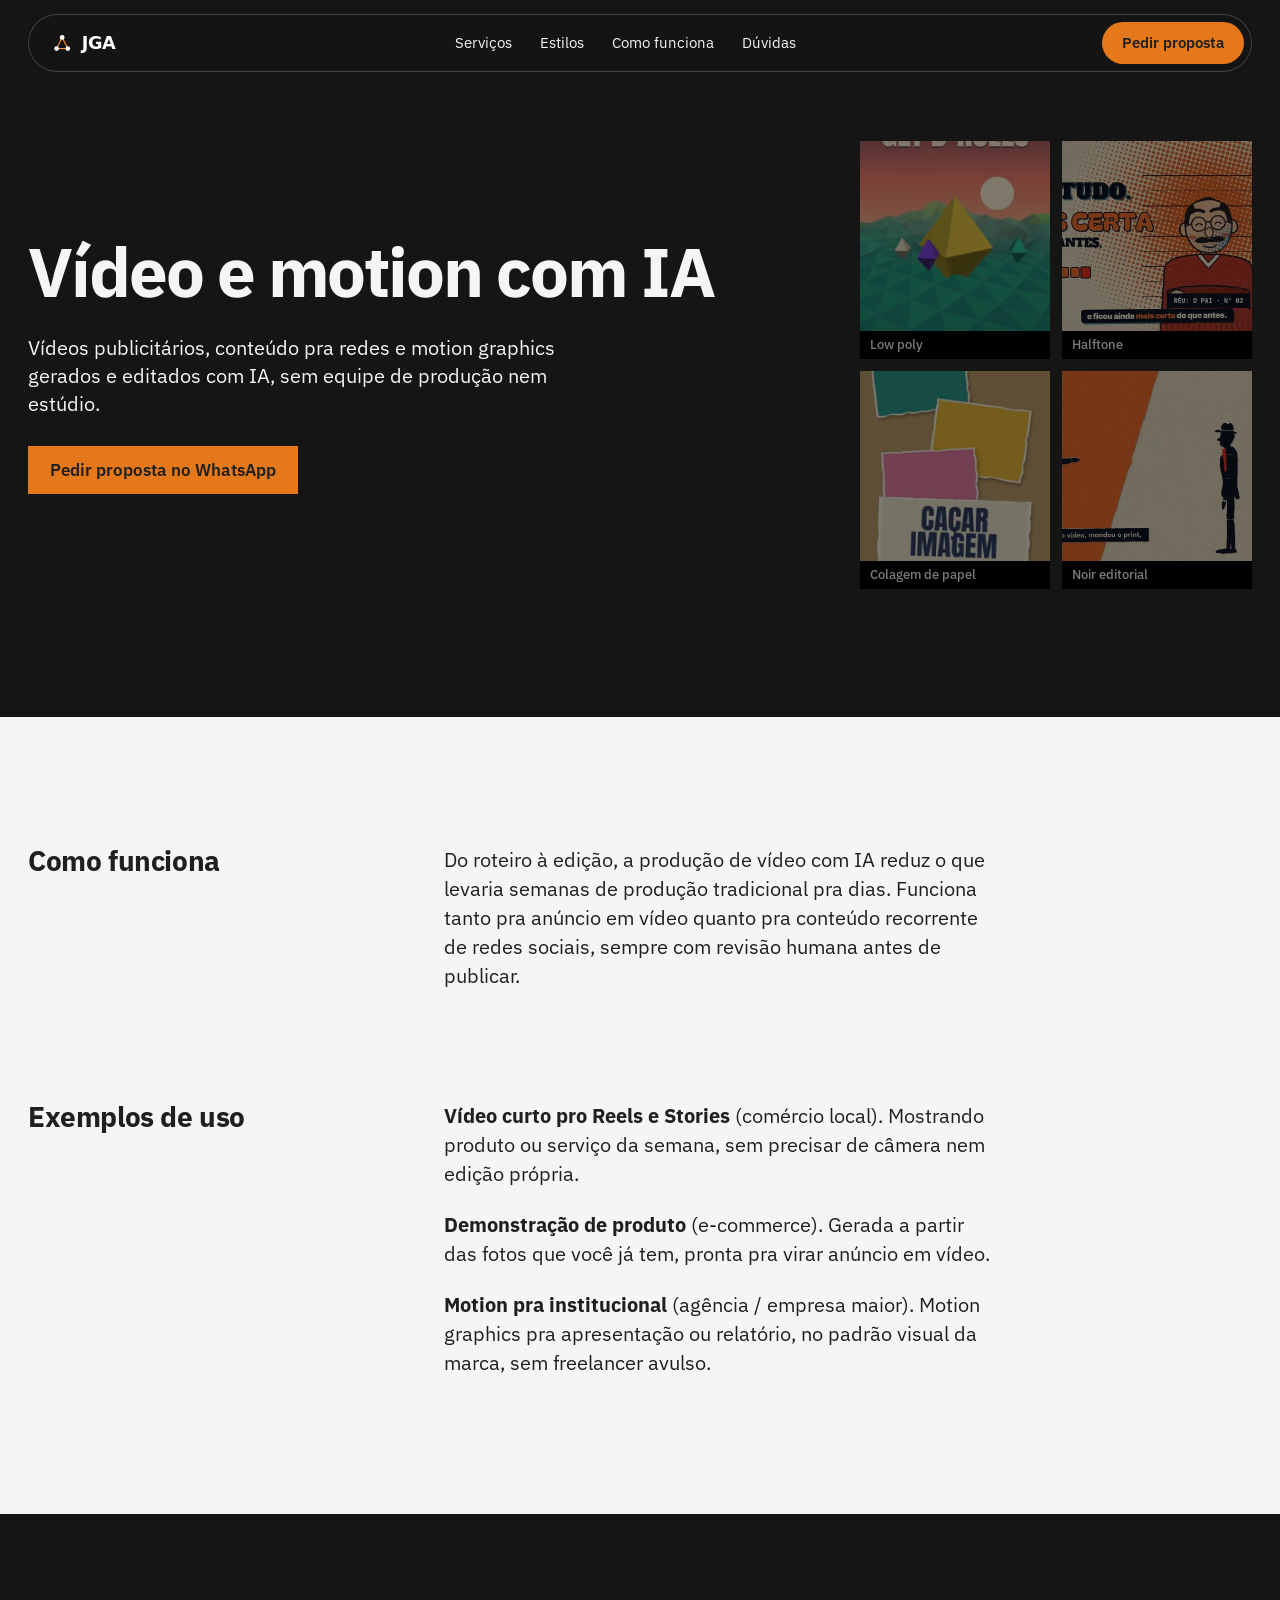
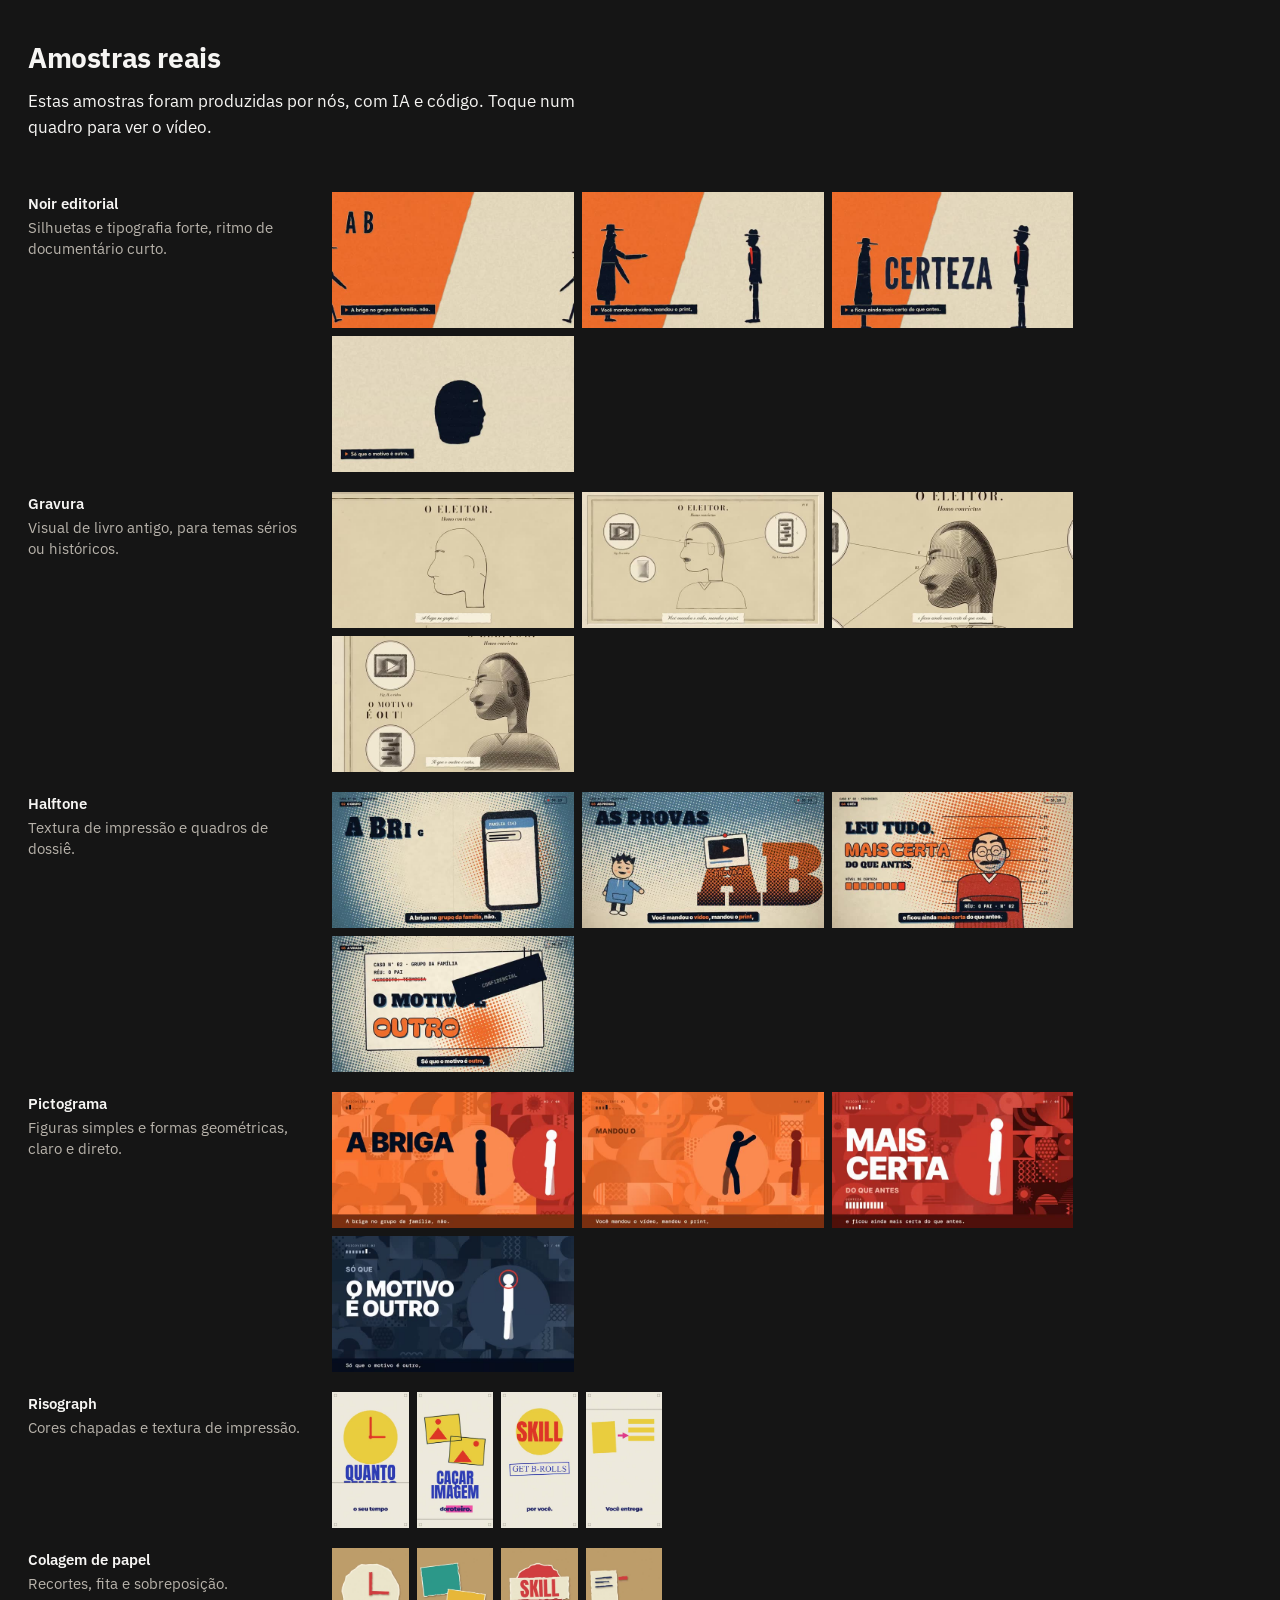
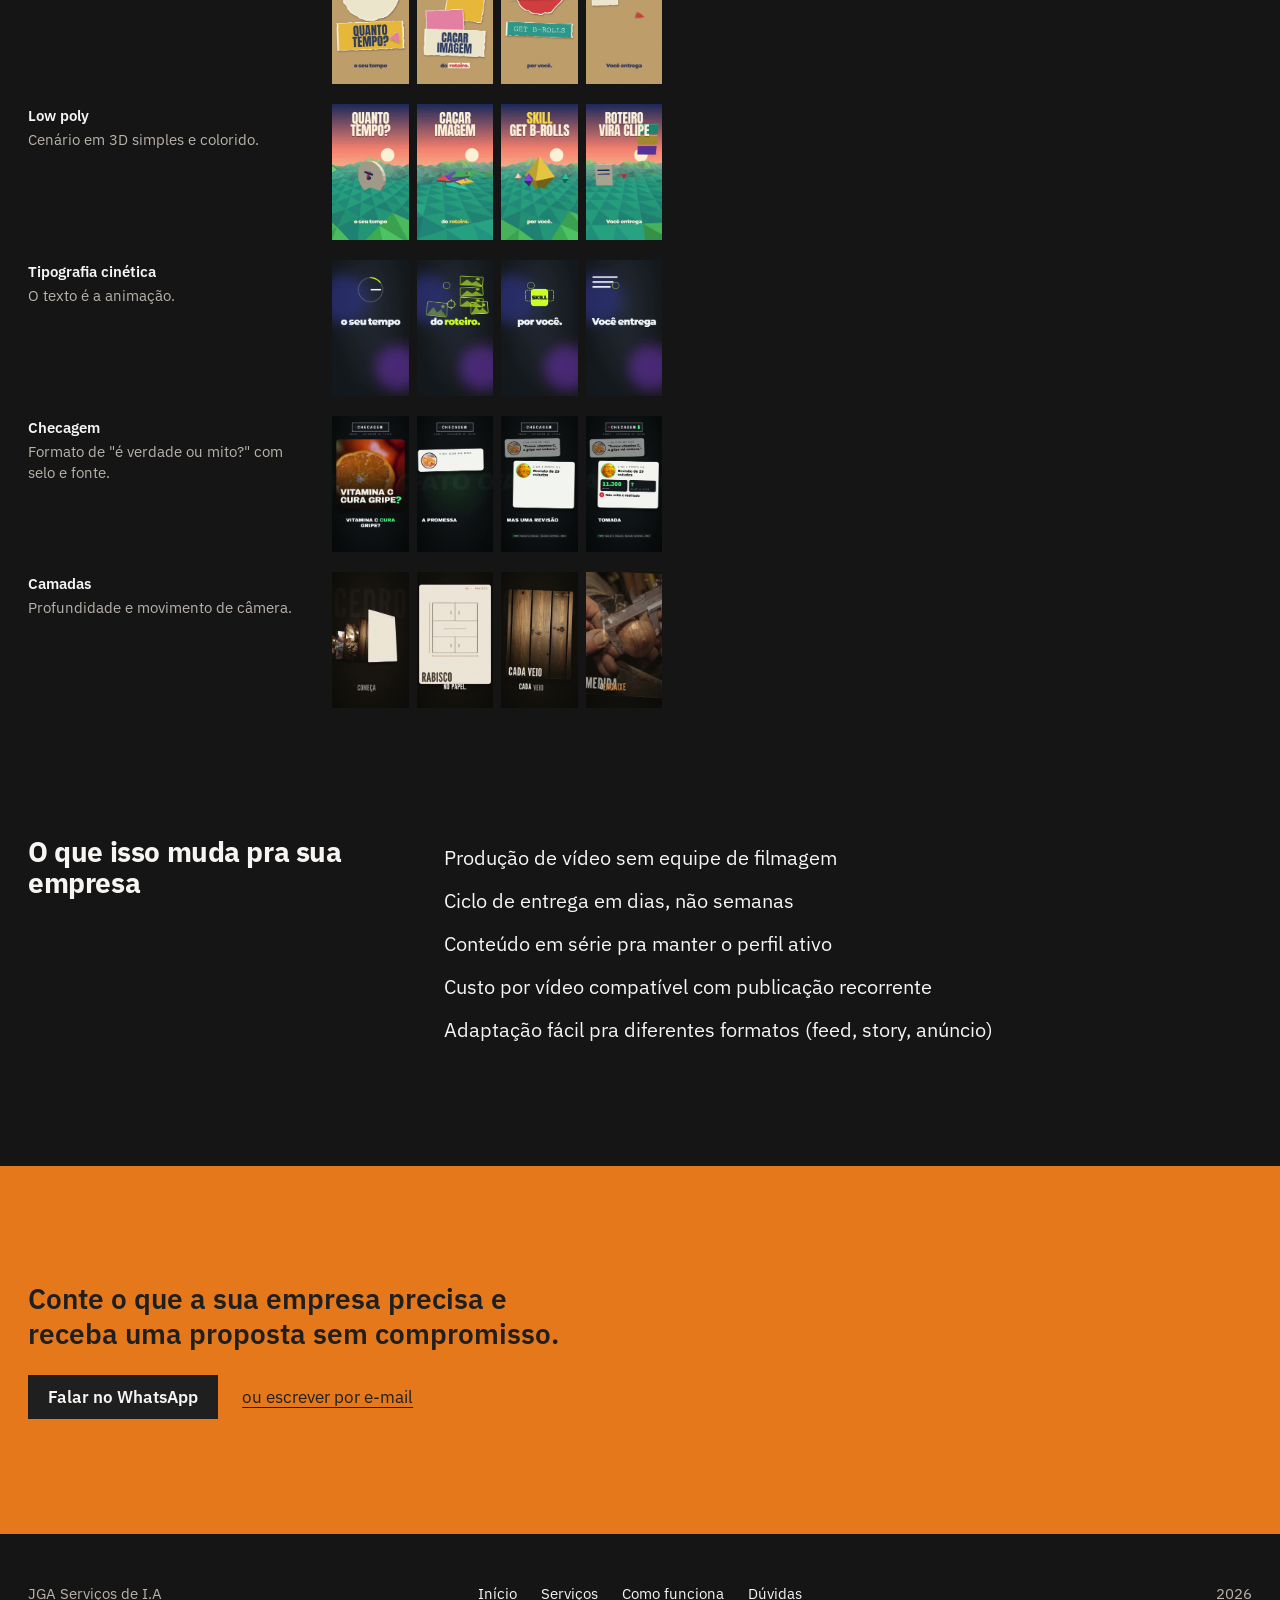
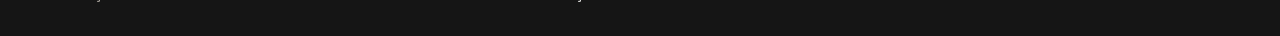
<file: servicos/video-e-motion.html>
<!doctype html>
<html lang="pt-BR">
<head>
<meta charset="UTF-8">
<meta name="viewport" content="width=device-width, initial-scale=1">
<title>Vídeo e motion com IA | JGA Serviços de I.A</title>
<meta name="description" content="Vídeos publicitários, conteúdo pra redes e motion graphics gerados e editados com IA. Exemplos de uso e benefícios pra empresa.">
<link rel="icon" href="../favicon.svg" type="image/svg+xml">
<link rel="preconnect" href="https://fonts.googleapis.com">
<link rel="preconnect" href="https://fonts.gstatic.com" crossorigin>
<link rel="stylesheet" href="https://fonts.googleapis.com/css2?family=IBM+Plex+Sans:wght@400;500;600;700&display=swap">
<link rel="stylesheet" href="../assets/css/home.css">
<link rel="stylesheet" href="../assets/css/servico.css">
<script>document.documentElement.classList.add("js")</script>
<script type="application/ld+json">{"@context": "https://schema.org", "@type": "Service", "serviceType": "Vídeo e motion", "name": "Vídeo e motion com IA | JGA Serviços de I.A", "description": "Vídeos publicitários, conteúdo pra redes e motion graphics gerados e editados com IA.", "provider": {"@type": "ProfessionalService", "name": "JGA Serviços de I.A", "url": "https://gojira1998.github.io/jga-site"}, "areaServed": "BR"}</script>
</head>
<body>
<a class="pular" href="#conteudo">Pular para o conteúdo</a>
<header class="nav-vidro">
  <div class="nav-in">
    <a class="nav-marca" href="../index.html" aria-label="JGA Serviços de I.A, página inicial"><img src="../assets/img/logo-lockup-dark.svg" alt="JGA Serviços de I.A" height="26"></a>
    <nav aria-label="Principal"><a href="../index.html#servicos">Serviços</a><a href="../index.html#portfolio">Estilos</a><a href="../index.html#processo">Como funciona</a><a href="../index.html#faq">Dúvidas</a></nav>
    <a class="nav-botao" href="https://wa.me/5531998234864?text=Ol%C3%A1%21%20Vim%20pelo%20site%20da%20JGA%20e%20quero%20saber%20mais%20sobre%20o%20servi%C3%A7o%20de%20v%C3%ADdeo%20e%20motion." target="_blank" rel="noopener">Pedir proposta</a>
  </div>
</header>
<main id="conteudo">

<section class="s-hero">
  <div class="s-hero-txt">
    <h1>Vídeo e motion com IA</h1>
    <p class="s-lead">Vídeos publicitários, conteúdo pra redes e motion graphics gerados e editados com IA, sem equipe de produção nem estúdio.</p>
    <a class="botao" href="https://wa.me/5531998234864?text=Ol%C3%A1%21%20Vim%20pelo%20site%20da%20JGA%20e%20quero%20saber%20mais%20sobre%20o%20servi%C3%A7o%20de%20v%C3%ADdeo%20e%20motion." target="_blank" rel="noopener">Pedir proposta no WhatsApp</a>
  </div>
  <div class="s-lado s-lado-quadros"><button class="quadro" type="button" data-estilo="reel-03-lowpoly" aria-label="Ver o vídeo no estilo Low poly"><img src="../assets/frames/reel-03-lowpoly-3.jpg" width="420" height="746" alt="Quadro de um vídeo no estilo Low poly" decoding="async"><span class="faixa">Low poly</span></button><button class="quadro" type="button" data-estilo="explicativo-03-halftone" aria-label="Ver o vídeo no estilo Halftone"><img src="../assets/frames/explicativo-03-halftone-3.jpg" width="640" height="360" alt="Quadro de um vídeo no estilo Halftone" decoding="async"><span class="faixa">Halftone</span></button><button class="quadro" type="button" data-estilo="reel-02-colagem" aria-label="Ver o vídeo no estilo Colagem de papel"><img src="../assets/frames/reel-02-colagem-2.jpg" width="420" height="746" alt="Quadro de um vídeo no estilo Colagem de papel" decoding="async"><span class="faixa">Colagem de papel</span></button><button class="quadro" type="button" data-estilo="explicativo-01-noir" aria-label="Ver o vídeo no estilo Noir editorial"><img src="../assets/frames/explicativo-01-noir-2.jpg" width="640" height="360" alt="Quadro de um vídeo no estilo Noir editorial" decoding="async"><span class="faixa">Noir editorial</span></button></div>
</section>

<section class="s-sec s-papel s-como">
  <div class="s-grade"><h2>Como funciona</h2><div class="s-texto"><p>Do roteiro à edição, a produção de vídeo com IA reduz o que levaria semanas de produção tradicional pra dias. Funciona tanto pra anúncio em vídeo quanto pra conteúdo recorrente de redes sociais, sempre com revisão humana antes de publicar.</p></div></div>
  <div class="s-grade s-exemplos"><h2>Exemplos de uso</h2><div class="s-texto exemplos"><p><b>Vídeo curto pro Reels e Stories</b> (comércio local). Mostrando produto ou serviço da semana, sem precisar de câmera nem edição própria.</p><p><b>Demonstração de produto</b> (e-commerce). Gerada a partir das fotos que você já tem, pronta pra virar anúncio em vídeo.</p><p><b>Motion pra institucional</b> (agência / empresa maior). Motion graphics pra apresentação ou relatório, no padrão visual da marca, sem freelancer avulso.</p></div></div>
</section>

<section class="s-sec s-amostras" id="amostras"><h2>Amostras reais</h2><p class="intro">Estas amostras foram produzidas por nós, com IA e código. Toque num quadro para ver o vídeo.</p><div class="estilos"><div class="estilo"><div class="estilo-txt"><h3>Noir editorial</h3><p>Silhuetas e tipografia forte, ritmo de documentário curto.</p></div><div class="estilo-fila"><button class="mini" type="button" data-estilo="explicativo-01-noir" aria-label="Ver o vídeo no estilo Noir editorial"><img src="../assets/frames/explicativo-01-noir-1.jpg" width="640" height="360" alt="Quadro de um vídeo no estilo Noir editorial" loading="lazy" decoding="async"></button><button class="mini" type="button" data-estilo="explicativo-01-noir" aria-label="Ver o vídeo no estilo Noir editorial"><img src="../assets/frames/explicativo-01-noir-2.jpg" width="640" height="360" alt="Quadro de um vídeo no estilo Noir editorial" loading="lazy" decoding="async"></button><button class="mini" type="button" data-estilo="explicativo-01-noir" aria-label="Ver o vídeo no estilo Noir editorial"><img src="../assets/frames/explicativo-01-noir-3.jpg" width="640" height="360" alt="Quadro de um vídeo no estilo Noir editorial" loading="lazy" decoding="async"></button><button class="mini" type="button" data-estilo="explicativo-01-noir" aria-label="Ver o vídeo no estilo Noir editorial"><img src="../assets/frames/explicativo-01-noir-4.jpg" width="640" height="360" alt="Quadro de um vídeo no estilo Noir editorial" loading="lazy" decoding="async"></button></div></div>
<div class="estilo"><div class="estilo-txt"><h3>Gravura</h3><p>Visual de livro antigo, para temas sérios ou históricos.</p></div><div class="estilo-fila"><button class="mini" type="button" data-estilo="explicativo-02-gravura" aria-label="Ver o vídeo no estilo Gravura"><img src="../assets/frames/explicativo-02-gravura-1.jpg" width="640" height="360" alt="Quadro de um vídeo no estilo Gravura" loading="lazy" decoding="async"></button><button class="mini" type="button" data-estilo="explicativo-02-gravura" aria-label="Ver o vídeo no estilo Gravura"><img src="../assets/frames/explicativo-02-gravura-2.jpg" width="640" height="360" alt="Quadro de um vídeo no estilo Gravura" loading="lazy" decoding="async"></button><button class="mini" type="button" data-estilo="explicativo-02-gravura" aria-label="Ver o vídeo no estilo Gravura"><img src="../assets/frames/explicativo-02-gravura-3.jpg" width="640" height="360" alt="Quadro de um vídeo no estilo Gravura" loading="lazy" decoding="async"></button><button class="mini" type="button" data-estilo="explicativo-02-gravura" aria-label="Ver o vídeo no estilo Gravura"><img src="../assets/frames/explicativo-02-gravura-4.jpg" width="640" height="360" alt="Quadro de um vídeo no estilo Gravura" loading="lazy" decoding="async"></button></div></div>
<div class="estilo"><div class="estilo-txt"><h3>Halftone</h3><p>Textura de impressão e quadros de dossiê.</p></div><div class="estilo-fila"><button class="mini" type="button" data-estilo="explicativo-03-halftone" aria-label="Ver o vídeo no estilo Halftone"><img src="../assets/frames/explicativo-03-halftone-1.jpg" width="640" height="360" alt="Quadro de um vídeo no estilo Halftone" loading="lazy" decoding="async"></button><button class="mini" type="button" data-estilo="explicativo-03-halftone" aria-label="Ver o vídeo no estilo Halftone"><img src="../assets/frames/explicativo-03-halftone-2.jpg" width="640" height="360" alt="Quadro de um vídeo no estilo Halftone" loading="lazy" decoding="async"></button><button class="mini" type="button" data-estilo="explicativo-03-halftone" aria-label="Ver o vídeo no estilo Halftone"><img src="../assets/frames/explicativo-03-halftone-3.jpg" width="640" height="360" alt="Quadro de um vídeo no estilo Halftone" loading="lazy" decoding="async"></button><button class="mini" type="button" data-estilo="explicativo-03-halftone" aria-label="Ver o vídeo no estilo Halftone"><img src="../assets/frames/explicativo-03-halftone-4.jpg" width="640" height="360" alt="Quadro de um vídeo no estilo Halftone" loading="lazy" decoding="async"></button></div></div>
<div class="estilo"><div class="estilo-txt"><h3>Pictograma</h3><p>Figuras simples e formas geométricas, claro e direto.</p></div><div class="estilo-fila"><button class="mini" type="button" data-estilo="explicativo-04-pictograma" aria-label="Ver o vídeo no estilo Pictograma"><img src="../assets/frames/explicativo-04-pictograma-1.jpg" width="640" height="360" alt="Quadro de um vídeo no estilo Pictograma" loading="lazy" decoding="async"></button><button class="mini" type="button" data-estilo="explicativo-04-pictograma" aria-label="Ver o vídeo no estilo Pictograma"><img src="../assets/frames/explicativo-04-pictograma-2.jpg" width="640" height="360" alt="Quadro de um vídeo no estilo Pictograma" loading="lazy" decoding="async"></button><button class="mini" type="button" data-estilo="explicativo-04-pictograma" aria-label="Ver o vídeo no estilo Pictograma"><img src="../assets/frames/explicativo-04-pictograma-3.jpg" width="640" height="360" alt="Quadro de um vídeo no estilo Pictograma" loading="lazy" decoding="async"></button><button class="mini" type="button" data-estilo="explicativo-04-pictograma" aria-label="Ver o vídeo no estilo Pictograma"><img src="../assets/frames/explicativo-04-pictograma-4.jpg" width="640" height="360" alt="Quadro de um vídeo no estilo Pictograma" loading="lazy" decoding="async"></button></div></div>
<div class="estilo"><div class="estilo-txt"><h3>Risograph</h3><p>Cores chapadas e textura de impressão.</p></div><div class="estilo-fila"><button class="mini" type="button" data-estilo="reel-01-risograph" aria-label="Ver o vídeo no estilo Risograph"><img src="../assets/frames/reel-01-risograph-1.jpg" width="420" height="746" alt="Quadro de um vídeo no estilo Risograph" loading="lazy" decoding="async"></button><button class="mini" type="button" data-estilo="reel-01-risograph" aria-label="Ver o vídeo no estilo Risograph"><img src="../assets/frames/reel-01-risograph-2.jpg" width="420" height="746" alt="Quadro de um vídeo no estilo Risograph" loading="lazy" decoding="async"></button><button class="mini" type="button" data-estilo="reel-01-risograph" aria-label="Ver o vídeo no estilo Risograph"><img src="../assets/frames/reel-01-risograph-3.jpg" width="420" height="746" alt="Quadro de um vídeo no estilo Risograph" loading="lazy" decoding="async"></button><button class="mini" type="button" data-estilo="reel-01-risograph" aria-label="Ver o vídeo no estilo Risograph"><img src="../assets/frames/reel-01-risograph-4.jpg" width="420" height="746" alt="Quadro de um vídeo no estilo Risograph" loading="lazy" decoding="async"></button></div></div>
<div class="estilo"><div class="estilo-txt"><h3>Colagem de papel</h3><p>Recortes, fita e sobreposição.</p></div><div class="estilo-fila"><button class="mini" type="button" data-estilo="reel-02-colagem" aria-label="Ver o vídeo no estilo Colagem de papel"><img src="../assets/frames/reel-02-colagem-1.jpg" width="420" height="746" alt="Quadro de um vídeo no estilo Colagem de papel" loading="lazy" decoding="async"></button><button class="mini" type="button" data-estilo="reel-02-colagem" aria-label="Ver o vídeo no estilo Colagem de papel"><img src="../assets/frames/reel-02-colagem-2.jpg" width="420" height="746" alt="Quadro de um vídeo no estilo Colagem de papel" loading="lazy" decoding="async"></button><button class="mini" type="button" data-estilo="reel-02-colagem" aria-label="Ver o vídeo no estilo Colagem de papel"><img src="../assets/frames/reel-02-colagem-3.jpg" width="420" height="746" alt="Quadro de um vídeo no estilo Colagem de papel" loading="lazy" decoding="async"></button><button class="mini" type="button" data-estilo="reel-02-colagem" aria-label="Ver o vídeo no estilo Colagem de papel"><img src="../assets/frames/reel-02-colagem-4.jpg" width="420" height="746" alt="Quadro de um vídeo no estilo Colagem de papel" loading="lazy" decoding="async"></button></div></div>
<div class="estilo"><div class="estilo-txt"><h3>Low poly</h3><p>Cenário em 3D simples e colorido.</p></div><div class="estilo-fila"><button class="mini" type="button" data-estilo="reel-03-lowpoly" aria-label="Ver o vídeo no estilo Low poly"><img src="../assets/frames/reel-03-lowpoly-1.jpg" width="420" height="746" alt="Quadro de um vídeo no estilo Low poly" loading="lazy" decoding="async"></button><button class="mini" type="button" data-estilo="reel-03-lowpoly" aria-label="Ver o vídeo no estilo Low poly"><img src="../assets/frames/reel-03-lowpoly-2.jpg" width="420" height="746" alt="Quadro de um vídeo no estilo Low poly" loading="lazy" decoding="async"></button><button class="mini" type="button" data-estilo="reel-03-lowpoly" aria-label="Ver o vídeo no estilo Low poly"><img src="../assets/frames/reel-03-lowpoly-3.jpg" width="420" height="746" alt="Quadro de um vídeo no estilo Low poly" loading="lazy" decoding="async"></button><button class="mini" type="button" data-estilo="reel-03-lowpoly" aria-label="Ver o vídeo no estilo Low poly"><img src="../assets/frames/reel-03-lowpoly-4.jpg" width="420" height="746" alt="Quadro de um vídeo no estilo Low poly" loading="lazy" decoding="async"></button></div></div>
<div class="estilo"><div class="estilo-txt"><h3>Tipografia cinética</h3><p>O texto é a animação.</p></div><div class="estilo-fila"><button class="mini" type="button" data-estilo="reel-04-tipografia" aria-label="Ver o vídeo no estilo Tipografia cinética"><img src="../assets/frames/reel-04-tipografia-1.jpg" width="420" height="746" alt="Quadro de um vídeo no estilo Tipografia cinética" loading="lazy" decoding="async"></button><button class="mini" type="button" data-estilo="reel-04-tipografia" aria-label="Ver o vídeo no estilo Tipografia cinética"><img src="../assets/frames/reel-04-tipografia-2.jpg" width="420" height="746" alt="Quadro de um vídeo no estilo Tipografia cinética" loading="lazy" decoding="async"></button><button class="mini" type="button" data-estilo="reel-04-tipografia" aria-label="Ver o vídeo no estilo Tipografia cinética"><img src="../assets/frames/reel-04-tipografia-3.jpg" width="420" height="746" alt="Quadro de um vídeo no estilo Tipografia cinética" loading="lazy" decoding="async"></button><button class="mini" type="button" data-estilo="reel-04-tipografia" aria-label="Ver o vídeo no estilo Tipografia cinética"><img src="../assets/frames/reel-04-tipografia-4.jpg" width="420" height="746" alt="Quadro de um vídeo no estilo Tipografia cinética" loading="lazy" decoding="async"></button></div></div>
<div class="estilo"><div class="estilo-txt"><h3>Checagem</h3><p>Formato de &quot;é verdade ou mito?&quot; com selo e fonte.</p></div><div class="estilo-fila"><button class="mini" type="button" data-estilo="reel-05-checagem" aria-label="Ver o vídeo no estilo Checagem"><img src="../assets/frames/reel-05-checagem-1.jpg" width="420" height="746" alt="Quadro de um vídeo no estilo Checagem" loading="lazy" decoding="async"></button><button class="mini" type="button" data-estilo="reel-05-checagem" aria-label="Ver o vídeo no estilo Checagem"><img src="../assets/frames/reel-05-checagem-2.jpg" width="420" height="746" alt="Quadro de um vídeo no estilo Checagem" loading="lazy" decoding="async"></button><button class="mini" type="button" data-estilo="reel-05-checagem" aria-label="Ver o vídeo no estilo Checagem"><img src="../assets/frames/reel-05-checagem-3.jpg" width="420" height="746" alt="Quadro de um vídeo no estilo Checagem" loading="lazy" decoding="async"></button><button class="mini" type="button" data-estilo="reel-05-checagem" aria-label="Ver o vídeo no estilo Checagem"><img src="../assets/frames/reel-05-checagem-4.jpg" width="420" height="746" alt="Quadro de um vídeo no estilo Checagem" loading="lazy" decoding="async"></button></div></div>
<div class="estilo"><div class="estilo-txt"><h3>Camadas</h3><p>Profundidade e movimento de câmera.</p></div><div class="estilo-fila"><button class="mini" type="button" data-estilo="reel-06-camadas" aria-label="Ver o vídeo no estilo Camadas"><img src="../assets/frames/reel-06-camadas-1.jpg" width="420" height="746" alt="Quadro de um vídeo no estilo Camadas" loading="lazy" decoding="async"></button><button class="mini" type="button" data-estilo="reel-06-camadas" aria-label="Ver o vídeo no estilo Camadas"><img src="../assets/frames/reel-06-camadas-2.jpg" width="420" height="746" alt="Quadro de um vídeo no estilo Camadas" loading="lazy" decoding="async"></button><button class="mini" type="button" data-estilo="reel-06-camadas" aria-label="Ver o vídeo no estilo Camadas"><img src="../assets/frames/reel-06-camadas-3.jpg" width="420" height="746" alt="Quadro de um vídeo no estilo Camadas" loading="lazy" decoding="async"></button><button class="mini" type="button" data-estilo="reel-06-camadas" aria-label="Ver o vídeo no estilo Camadas"><img src="../assets/frames/reel-06-camadas-4.jpg" width="420" height="746" alt="Quadro de um vídeo no estilo Camadas" loading="lazy" decoding="async"></button></div></div></div></section>
<section class="s-sec s-beneficios"><div class="s-grade"><h2>O que isso muda pra sua empresa</h2><ul class="beneficios s-texto"><li>Produção de vídeo sem equipe de filmagem</li><li>Ciclo de entrega em dias, não semanas</li><li>Conteúdo em série pra manter o perfil ativo</li><li>Custo por vídeo compatível com publicação recorrente</li><li>Adaptação fácil pra diferentes formatos (feed, story, anúncio)</li></ul></div></section>



<section id="contato" class="sec sec-cta">
  <div class="cta-txt">
    <p>Conte o que a sua empresa precisa e receba uma proposta sem compromisso.</p>
    <div class="cta-linha"><a class="botao botao-p" href="https://wa.me/5531998234864?text=Ol%C3%A1%21%20Vim%20pelo%20site%20da%20JGA%20e%20quero%20saber%20mais%20sobre%20o%20servi%C3%A7o%20de%20v%C3%ADdeo%20e%20motion." target="_blank" rel="noopener">Falar no WhatsApp</a><a class="cta-link" href="mailto:joaogabriel.alves.1@hotmail.com">ou escrever por e-mail</a></div>
  </div>
</section>

</main>

<footer class="rodape">
  <span>JGA Serviços de I.A</span>
  <nav aria-label="Rodapé"><a href="../index.html">Início</a><a href="../index.html#servicos">Serviços</a><a href="../index.html#processo">Como funciona</a><a href="../index.html#faq">Dúvidas</a></nav>
  <span class="rodape-dir">2026</span>
</footer>
<dialog id="player" aria-label="Vídeo de amostra">
  <button type="button" class="fechar" id="player-fecha" aria-label="Fechar">Fechar</button>
  <video id="player-video" controls playsinline muted></video>
  <div class="player-info"><h3 id="player-nome"></h3><p id="player-desc"></p><a class="botao botao-p" id="player-pedir" href="https://wa.me/5531998234864?text=Ol%C3%A1%21%20Vim%20pelo%20site%20da%20JGA%20e%20quero%20saber%20mais%20sobre%20o%20servi%C3%A7o%20de%20v%C3%ADdeo%20e%20motion." target="_blank" rel="noopener">Pedir neste estilo no WhatsApp</a></div>
</dialog>
<script type="application/json" id="estilos-dados">{"explicativo-01-noir": {"nome": "Noir editorial", "desc": "Silhuetas e tipografia forte, ritmo de documentário curto.", "o": "h"}, "explicativo-02-gravura": {"nome": "Gravura", "desc": "Visual de livro antigo, para temas sérios ou históricos.", "o": "h"}, "explicativo-03-halftone": {"nome": "Halftone", "desc": "Textura de impressão e quadros de dossiê.", "o": "h"}, "explicativo-04-pictograma": {"nome": "Pictograma", "desc": "Figuras simples e formas geométricas, claro e direto.", "o": "h"}, "reel-01-risograph": {"nome": "Risograph", "desc": "Cores chapadas e textura de impressão.", "o": "v"}, "reel-02-colagem": {"nome": "Colagem de papel", "desc": "Recortes, fita e sobreposição.", "o": "v"}, "reel-03-lowpoly": {"nome": "Low poly", "desc": "Cenário em 3D simples e colorido.", "o": "v"}, "reel-04-tipografia": {"nome": "Tipografia cinética", "desc": "O texto é a animação.", "o": "v"}, "reel-05-checagem": {"nome": "Checagem", "desc": "Formato de \"é verdade ou mito?\" com selo e fonte.", "o": "v"}, "reel-06-camadas": {"nome": "Camadas", "desc": "Profundidade e movimento de câmera.", "o": "v"}}</script>
<script>window.JGA_WA = "https://wa.me/5531998234864?text="; window.JGA_MSG = "Olá! Vi o estilo {nome} no site da JGA e quero um vídeo assim para a minha empresa.";</script>
<script src="../assets/js/servico.js" defer></script>
</body>
</html>
</file>
<file: assets/css/home.css>
/* Home da JGA, direção "folha de contato". Paleta e fonte da marca (grafite, papel, laranja; IBM Plex Sans).
   Escala de texto: 28 / 20 / 17 / 15 / 13. Sem gradiente, sem sombra em repouso, sem filete, sem monoespaçada. */
:root {
  --chao: #151515; --papel: #F6F5F3; --tinta: #1F1F1F; --tinta-suave: #55524E;
  --luz: #F6F5F3; --luz-suave: #B8B3AB; --laranja: #E5781B; --laranja-claro: #F28C28; --cinza: #55524E;
  --m: clamp(16px, 2.2vw, 32px);
  --t1: 28px; --t2: 20px; --t3: 17px; --t4: 15px; --t5: 13px;
  --ease: cubic-bezier(.2, .7, .2, 1);
}
*, *::before, *::after { box-sizing: border-box; }
html { scroll-behavior: smooth; -webkit-text-size-adjust: 100%; }
body { margin: 0; background: var(--chao); color: var(--luz); font: 400 var(--t3)/1.55 "IBM Plex Sans", system-ui, sans-serif; -webkit-font-smoothing: antialiased; }
img, video { display: block; max-width: 100%; }
a { color: inherit; }
button { font: inherit; color: inherit; }
:focus-visible { outline: 2px solid var(--laranja); outline-offset: 3px; }
::selection { background: var(--laranja); color: var(--tinta); }
.pular { position: absolute; left: -999px; top: 8px; background: var(--papel); color: var(--tinta); padding: 8px 14px; z-index: 50; }
.pular:focus { left: 8px; }

/* ---------- primeira tela: a folha de contato como fundo de tela cheia ---------- */
.folha { position: relative; min-height: 100svh; overflow: hidden; display: flex; align-items: center; }
.colunas { position: absolute; inset: 0; padding: 12px; display: grid; grid-template-columns: repeat(6, 1fr); gap: 12px; overflow: hidden; }
.coluna { display: flex; flex-direction: column; gap: 12px; min-width: 0; }
.coluna.c2 { margin-top: -90px; } .coluna.c3 { margin-top: -40px; } .coluna.c4 { margin-top: -130px; }
.coluna.c5 { margin-top: -20px; } .coluna.c6 { margin-top: -70px; }
.quadro { position: relative; display: block; width: 100%; padding: 0; border: 0; background: #000; cursor: pointer; line-height: 0; text-align: left; filter: brightness(.5); transition: filter .3s var(--ease), transform .25s var(--ease); }
.quadro:hover, .quadro:focus-visible { filter: none; }
.quadro:active { transform: scale(.985); }
.quadro img, .quadro video { width: 100%; height: auto; }
.faixa { display: block; height: 28px; padding: 0 10px; line-height: 28px; font-size: var(--t5); font-weight: 500; white-space: nowrap; overflow: hidden; text-overflow: ellipsis; }
.coluna .quadro:nth-child(4n+1) .faixa { background: var(--laranja); color: var(--tinta); }
.coluna .quadro:nth-child(4n+2) .faixa { background: var(--papel); color: var(--tinta); }
.coluna .quadro:nth-child(4n+3) .faixa { background: var(--cinza); color: var(--luz); }
.coluna .quadro:nth-child(4n+4) .faixa { background: var(--laranja-claro); color: var(--tinta); }
@media (hover: hover) { .estilos:has(.mini:hover) .mini:not(:hover) { opacity: .45; } }

/* escurece só o lado do texto, pra leitura (degradê suave, a pedido do cliente) */
.veu { position: absolute; inset: 0; pointer-events: none; background: linear-gradient(90deg, rgba(21, 21, 21, .92) 0%, rgba(21, 21, 21, .78) 36%, rgba(21, 21, 21, .25) 68%, rgba(21, 21, 21, 0) 100%); } /* taste-skill-ignore: escolha do cliente */
.hero-txt { position: relative; z-index: 2; width: 100%; padding: 120px var(--m) 72px; pointer-events: none; }
.hero-txt a, .hero-txt button { pointer-events: auto; }
.hero-linha { margin: 0 0 26px; font-size: var(--t4); color: var(--luz-suave); letter-spacing: .01em; }
.hero-txt h1 { pointer-events: auto; width: fit-content; margin: 0; max-width: 11em; font-size: clamp(44px, calc(6.86vw + 19px), 124px); font-weight: 700; line-height: 1; letter-spacing: -.035em; }
.hero-txt h1 .l { display: block; }
.hero-txt h1 em { display: block; line-height: 1.12; padding-bottom: .04em; font-family: "IBM Plex Serif", Georgia, serif; font-style: italic; font-weight: 500; letter-spacing: -.02em; color: var(--laranja-claro); }
.hero-apoio { margin: 34px 0 0; max-width: 34ch; font-size: var(--t2); line-height: 1.4; }
.hero-acoes { display: flex; flex-wrap: wrap; align-items: center; gap: 14px 28px; margin-top: 28px; }
.botao-g { min-height: 54px; padding: 0 26px; font-size: 17px; }
.hero-link { color: var(--luz); text-underline-offset: 5px; text-decoration-color: var(--laranja); text-decoration-thickness: 2px; font-size: var(--t3); }
.garantias { display: flex; flex-wrap: wrap; gap: 8px 28px; margin: 32px 0 0; padding: 0; list-style: none; font-size: var(--t4); color: var(--luz-suave); }
.garantias li::before { content: ""; display: inline-block; width: 11px; height: 11px; margin-right: 9px; background: var(--laranja-claro); -webkit-mask: url("data:image/svg+xml,%3Csvg xmlns=%27http://www.w3.org/2000/svg%27 viewBox=%270 0 24 24%27%3E%3Cpath d=%27M12 0c.8 6.7 5.3 11.2 12 12-6.7.8-11.2 5.3-12 12-.8-6.7-5.3-11.2-12-12 6.7-.8 11.2-5.3 12-12z%27/%3E%3C/svg%3E") center / contain no-repeat; mask: url("data:image/svg+xml,%3Csvg xmlns=%27http://www.w3.org/2000/svg%27 viewBox=%270 0 24 24%27%3E%3Cpath d=%27M12 0c.8 6.7 5.3 11.2 12 12-6.7.8-11.2 5.3-12 12-.8-6.7-5.3-11.2-12-12 6.7-.8 11.2-5.3 12-12z%27/%3E%3C/svg%3E") center / contain no-repeat; }
.botao { display: inline-flex; align-items: center; justify-content: center; align-self: flex-start; min-height: 48px; padding: 0 22px; background: var(--laranja); color: var(--tinta);
  font-size: var(--t3); font-weight: 600; text-decoration: none; transition: background .2s var(--ease), transform .15s var(--ease); }
.botao:hover { background: var(--laranja-claro); }
.botao:active { transform: translateY(1px); }

/* nav de vidro (a pedido do cliente) */
.nav-vidro { position: fixed; top: 14px; left: var(--m); right: var(--m); z-index: 40; border-radius: 999px;
  background: rgba(21, 21, 21, .82); -webkit-backdrop-filter: blur(16px) saturate(1.2); backdrop-filter: blur(16px) saturate(1.2); border: 1px solid rgba(246, 245, 243, .2); } /* taste-skill-ignore: escolha do cliente */
.nav-in { display: flex; align-items: center; justify-content: space-between; gap: 20px; padding: 7px 7px 7px 22px; }
.nav-marca img { height: 26px; width: auto; display: block; }
.nav-vidro nav { display: flex; gap: 28px; font-size: var(--t4); }
.nav-vidro nav a { color: var(--luz); text-decoration: none; transition: color .2s var(--ease); }
.nav-vidro nav a:hover { color: var(--laranja-claro); }
.nav-botao { display: inline-flex; align-items: center; min-height: 42px; padding: 0 20px; border-radius: 999px; background: var(--laranja); color: var(--tinta); font-size: var(--t4); font-weight: 600; text-decoration: none; transition: background .2s var(--ease), transform .15s var(--ease); }
.nav-botao:hover { background: var(--laranja-claro); }
.nav-botao:active { transform: scale(.97); }
section[id] { scroll-margin-top: 96px; }

/* faixa de serviços rolando */
.rolante { background: var(--papel); color: var(--tinta); overflow: hidden; padding: clamp(18px, 2.6vw, 34px) 0; white-space: nowrap; }
.trilho { display: inline-flex; width: max-content; animation: rola 46s linear infinite; will-change: transform; }
.trilho > span { display: inline-flex; align-items: center; }
.trilho span span { font-size: clamp(28px, 3.9vw, 56px); font-weight: 500; letter-spacing: -.02em; line-height: 1.2; }
.trilho i { display: inline-flex; color: var(--laranja); margin: 0 clamp(20px, 2.6vw, 40px); font-size: clamp(22px, 2.4vw, 34px); }
.trilho i svg { fill: currentColor; display: block; }
.rolante:hover .trilho { animation-play-state: paused; }
@keyframes rola { to { transform: translateX(-50%); } }

/* manifesto (fundo claro, um tom abaixo do papel) */
.manifesto { background: #FFFFFF; color: #6B6761; padding: clamp(72px, 9vw, 140px) var(--m); }
.manifesto p { margin: 0; max-width: 24em; font-size: clamp(28px, 3.9vw, 56px); font-weight: 500; line-height: 1.16; letter-spacing: -.02em; }
.manifesto b { font-weight: 600; color: var(--tinta); }

/* ---------- seções ---------- */
.sec { padding: clamp(96px, 12vw, 200px) var(--m) 0; }
.sec-estilos { padding-bottom: clamp(96px, 12vw, 200px); }
.sec-claro { background: var(--papel); color: var(--tinta); padding-bottom: clamp(88px, 11vw, 170px); }
.sec h2 { margin: 0; font-size: var(--t1); font-weight: 700; line-height: 1.12; letter-spacing: -.015em; }
.intro { margin: 14px 0 0; max-width: 56ch; color: var(--luz); }

#servicos { background: var(--papel); color: var(--tinta); padding-top: clamp(72px, 9vw, 140px); padding-bottom: clamp(72px, 9vw, 140px); }
.servicos-grade { display: grid; grid-template-columns: repeat(12, 1fr); column-gap: 24px; margin-top: clamp(48px, 7vw, 96px); position: relative; }
.grupo:nth-child(1) { grid-column: 1 / span 3; } .grupo:nth-child(2) { grid-column: 4 / span 3; } .grupo:nth-child(3) { grid-column: 7 / span 3; }
.grupo h3 { margin: 0 0 16px; font-size: var(--t2); font-weight: 700; }
.grupo ul { margin: 0; padding: 0; list-style: none; }
.grupo li { font-size: var(--t2); line-height: 1.25; padding: 6px 0; }
.grupo a { color: var(--tinta-suave); text-decoration: none; transition: color .2s var(--ease); }
.grupo a:hover, .grupo a:focus-visible { color: var(--tinta); text-decoration: underline; text-decoration-color: var(--laranja); text-underline-offset: 4px; text-decoration-thickness: 2px; }
.resumo { display: none; margin: 14px 0 0; color: var(--tinta-suave); }
.servicos-desc { grid-column: 10 / span 3; grid-row: 1; margin: 0; font-size: var(--t2); line-height: 1.35; color: var(--tinta); min-height: 5em; }

.estilos { display: grid; gap: 20px; margin-top: clamp(40px, 5vw, 72px); }
.estilo { display: grid; grid-template-columns: minmax(180px, 280px) 1fr; gap: 24px; align-items: start; }
.estilo-txt h3 { margin: 0; font-size: var(--t4); font-weight: 600; }
.estilo-txt p { margin: 2px 0 0; font-size: var(--t4); color: var(--luz-suave); line-height: 1.4; }
.estilo-fila { display: flex; flex-wrap: wrap; gap: 8px; }
.mini { padding: 0; border: 0; background: #000; cursor: pointer; line-height: 0; transition: opacity .25s var(--ease), transform .25s var(--ease); }
.mini img { height: 136px; width: auto; }
.mini:hover { transform: translateY(-3px); }

.processo-topo { display: flex; align-items: center; gap: 24px; }
.processo-botoes { display: flex; gap: 8px; }
.processo-botoes button { width: 48px; height: 48px; border: 0; background: var(--tinta); color: var(--papel); font-size: 20px; cursor: pointer; transition: background .2s var(--ease), transform .15s var(--ease); }
.processo-botoes button:hover { background: var(--laranja); }
.processo-botoes button:active { transform: scale(.94); }
.barra { height: 6px; margin-top: 20px; background: #D6D2CB; }
.barra i { display: block; height: 100%; width: 12%; background: var(--tinta); transition: width .15s linear; }
.momentos { scroll-padding-inline: var(--m); display: flex; gap: 32px; margin: 36px calc(-1 * var(--m)) 0; padding: 0 var(--m) 4px; list-style: none; overflow-x: auto; scroll-snap-type: x mandatory; scrollbar-width: none; }
.momentos::-webkit-scrollbar { display: none; }
.momento { flex: 0 0 280px; scroll-snap-align: start; display: flex; flex-direction: column; }
.momento b { font-size: var(--t3); font-weight: 700; line-height: 1.25; }
.momento p { margin: 8px 0 0; font-size: var(--t4); color: var(--tinta-suave); line-height: 1.5; }
.momento img { margin-top: var(--vazio, 100px); width: 280px; height: auto; aspect-ratio: 4 / 5; object-fit: cover; }
.momento:nth-child(1) { --vazio: 80px; } .momento:nth-child(2) { --vazio: 130px; } .momento:nth-child(3) { --vazio: 100px; }
.momento:nth-child(4) { --vazio: 140px; } .momento:nth-child(5) { --vazio: 90px; } .momento:nth-child(6) { --vazio: 120px; }

.sec-faq { padding-bottom: clamp(96px, 12vw, 200px); display: grid; grid-template-columns: repeat(12, 1fr); column-gap: 24px; align-items: start; }
.sec-faq h2 { grid-column: 1 / span 3; }
.faq-texto { grid-column: 5 / span 8; columns: 2; column-gap: 56px; }
.faq-texto p { break-inside: avoid; margin: 0 0 20px; font-size: var(--t3); line-height: 1.55; }
.faq-texto b { font-weight: 600; }

.sec-cta { margin-top: 0; padding: clamp(96px, 14vw, 200px) var(--m); background: var(--laranja); color: var(--tinta); }
.sec-cta { display: grid; grid-template-columns: 1fr auto; align-items: center; gap: 32px; }
.cta-video { width: min(300px, 30vw); padding: 0; border: 0; background: #000; line-height: 0; cursor: pointer; transition: transform .25s var(--ease); }
.cta-video:hover { transform: translateY(-4px); }
.cta-video video { width: 100%; height: auto; aspect-ratio: 9 / 16; object-fit: cover; background: #000; }
.sec-cta p { margin: 0; max-width: 32ch; font-size: var(--t1); font-weight: 600; line-height: 1.25; }
.cta-linha { display: flex; flex-wrap: wrap; align-items: center; gap: 12px 24px; margin-top: 24px; }
.botao-p { min-height: 44px; padding: 0 20px; }
.sec-cta .botao { background: var(--tinta); color: var(--papel); }
.sec-cta .botao:hover { background: #000; }
.cta-link { color: var(--tinta); text-underline-offset: 4px; }

.rodape { display: grid; grid-template-columns: 1fr auto 1fr; align-items: baseline; gap: 16px; padding: 48px var(--m) 30px; font-size: var(--t4); color: var(--luz-suave); }
.rodape nav { display: flex; flex-wrap: wrap; justify-content: center; gap: 6px 24px; }
.rodape nav a { color: var(--luz); text-decoration: none; }
.rodape nav a:hover { text-decoration: underline; text-underline-offset: 4px; }
.rodape-dir { text-align: right; }

/* ---------- vídeo de amostra ---------- */
dialog { border: 0; padding: 0; background: #222; color: var(--luz); max-width: 96vw; max-height: 96svh; overflow: auto; }
dialog::backdrop { background: rgba(0, 0, 0, .82); }
dialog[open] { animation: dialogo .25s var(--ease); }
.fechar { position: absolute; top: 8px; right: 8px; z-index: 2; min-height: 40px; padding: 0 14px; border: 0; background: var(--papel); color: var(--tinta); font-size: var(--t4); font-weight: 600; cursor: pointer; }
.fechar:hover { background: var(--laranja); }
#player-video { background: #000; width: min(920px, 92vw); max-height: 70svh; }
dialog[data-o="v"] #player-video { width: auto; height: min(70svh, 640px); max-width: 92vw; }
.player-info { padding: 18px 20px 22px; display: grid; gap: 6px; justify-items: start; }
.player-info h3 { margin: 0; font-size: var(--t2); font-weight: 700; }
.player-info p { margin: 0 0 8px; color: var(--luz-suave); font-size: var(--t4); }
@keyframes dialogo { from { opacity: 0; transform: translateY(10px); } }

/* ---------- movimento (só transform e opacity; some com prefers-reduced-motion) ---------- */
@keyframes abre { from { clip-path: inset(0 0 100% 0); } to { clip-path: inset(0); } }
@keyframes assenta { from { transform: scale(1.12); } to { transform: none; } }
@keyframes entra { from { opacity: 0; transform: translateY(22px); } to { opacity: 1; transform: none; } }
html.js .coluna { animation: abre 1.1s var(--ease) backwards; animation-delay: calc(var(--i, 0) * 90ms); }
html.js .coluna img { animation: assenta 1.5s var(--ease) backwards; animation-delay: calc(var(--i, 0) * 90ms); }
html.js .hero-linha { animation: entra .6s var(--ease) .1s backwards; }
html.js .hero-txt h1 { animation: entra .7s var(--ease) .18s backwards; }
html.js .hero-apoio, html.js .hero-acoes, html.js .garantias { animation: entra .7s var(--ease) .32s backwards; }
html.js .nav-vidro .nav-in { animation: entra .6s var(--ease) .05s backwards; }
.coluna.c1 { --i: 0; } .coluna.c2 { --i: 1; } .coluna.c3 { --i: 2; } .coluna.c4 { --i: 3; } .coluna.c5 { --i: 4; } .coluna.c6 { --i: 5; }
.rv { opacity: 0; transform: translateY(22px); transition: opacity .6s var(--ease), transform .6s var(--ease); transition-delay: calc(var(--d, 0) * 70ms); }
.rv.in { opacity: 1; transform: none; }
.coluna { will-change: transform; }

@media (prefers-reduced-motion: reduce) {
  html { scroll-behavior: auto; }
  html.js .coluna, html.js .coluna img, html.js .hero-linha, html.js .hero-txt h1, html.js .hero-apoio, html.js .hero-acoes, html.js .garantias, html.js .nav-vidro .nav-in, dialog[open] { animation: none; }
  .trilho { animation: none; }
  .rv { opacity: 1; transform: none; transition: none; }
  .quadro, .mini, .botao { transition: none; }
}

/* ---------- tablet: 4 colunas ---------- */
@media (min-width: 761px) and (max-width: 1000px) {
  .colunas { grid-template-columns: repeat(4, 1fr); }
  .coluna.c5, .coluna.c6 { display: none; }
  .nav-vidro nav { gap: 18px; }
}

/* ---------- destaques ---------- */
.sec-destaques { padding-bottom: 0; }
.dest-h { display: grid; grid-template-columns: repeat(2, minmax(0, 1fr)); gap: 20px; margin-top: clamp(40px, 5vw, 72px); }
.dest-v { display: grid; grid-template-columns: repeat(7, minmax(0, 1fr)); gap: 12px; margin-top: 28px; }
.dest { position: relative; display: block; width: 100%; min-width: 0; padding: 0; border: 0; background: none; color: inherit; cursor: pointer; text-align: left; font: inherit; transition: transform .25s var(--ease); }
.dest img { width: 100%; object-fit: cover; display: block; background: #000; }
.dest-h img { aspect-ratio: 16 / 9; }
.dest-v img { aspect-ratio: 9 / 16; }
.dest:hover, .dest:focus-visible { transform: translateY(-3px); }
.dest::after { content: ""; position: absolute; right: 10px; top: 10px; width: 38px; height: 38px; border-radius: 50%; background: rgba(0,0,0,.6) url("data:image/svg+xml,%3Csvg xmlns='http://www.w3.org/2000/svg' viewBox='0 0 24 24'%3E%3Cpath fill='%23fff' d='M9 6.5v11l9-5.5z'/%3E%3C/svg%3E") center / 24px no-repeat; }
.dest-nome { display: grid; gap: 2px; padding: 10px 2px 0; line-height: 1.3; }
.dest-nome b { font-size: var(--t3); font-weight: 600; color: var(--luz); }
.dest-nome i { font-style: normal; font-size: var(--t5); color: var(--luz-suave); }
.dest-v .dest-nome i { display: none; }
.dest-v .dest-nome b { font-size: var(--t4); }
@media (max-width: 1100px) { .dest-v { grid-template-columns: repeat(4, minmax(0, 1fr)); } }
@media (max-width: 900px) {
  .dest-h { grid-template-columns: minmax(0, 1fr); }
  .dest-v { grid-template-columns: repeat(2, minmax(0, 1fr)); }
}

/* ---------- celular ---------- */
@media (max-width: 900px) {
  .estilo { grid-template-columns: 1fr; gap: 10px; }
  .grupo:nth-child(n) { grid-column: 1 / -1; margin-bottom: 40px; }
  .servicos-desc { display: none; }
  .resumo { display: block; }
  .sec-faq { display: block; }
  .faq-texto { columns: 1; margin-top: 28px; }
}
@media (max-width: 760px) {
  :root { --t1: 24px; --m: 16px; }
  .nav-vidro nav { display: none; }
  .nav-in { padding-left: 18px; }
  .nav-botao { min-height: 40px; padding: 0 16px; }
  .colunas { grid-template-columns: repeat(2, 1fr); gap: 8px; padding: 8px; }
  .coluna { gap: 8px; }
  .veu { background: linear-gradient(180deg, rgba(21, 21, 21, .82) 0%, rgba(21, 21, 21, .74) 55%, rgba(21, 21, 21, .88) 100%); } /* taste-skill-ignore: escolha do cliente */
  .hero-txt { padding: 104px var(--m) 48px; }
  .hero-txt h1 { max-width: none; }
  .hero-apoio { font-size: var(--t3); }
  .hero-acoes .botao-g { width: 100%; }
  .garantias { margin-top: 24px; gap: 6px 20px; }
  .coluna.c3, .coluna.c4, .coluna.c5, .coluna.c6 { display: none; }
  .coluna.c1 { margin-top: 0; } .coluna.c2 { margin-top: -60px; }
  .sec { padding-top: 96px; }
  .estilo-fila { flex-wrap: nowrap; overflow-x: auto; scrollbar-width: none; margin-right: calc(-1 * var(--m)); padding-right: var(--m); }
  .estilo-fila::-webkit-scrollbar { display: none; }
  .mini { flex: 0 0 auto; } .mini img { height: 120px; }
  .processo-botoes { display: none; }
  .momento { flex-basis: 72vw; } .momento img { width: 100%; --vazio: 40px; }
  .momento:nth-child(n) { --vazio: 40px; }
  .momento:nth-child(2n) img { margin-top: 64px; }
  .sec-cta { padding-top: 72px; padding-bottom: 72px; grid-template-columns: 1fr; }
  .cta-video { width: min(240px, 64vw); }
  .sec-cta p { font-size: var(--t2); }
  .rodape { grid-template-columns: 1fr; gap: 8px; padding-top: 32px; font-size: 14px; }
  .rodape nav { justify-content: flex-start; gap: 4px 18px; }
  .rodape-dir { text-align: left; }
}

/* ---------- convite pra ver mais estilos ---------- */
.sec-mais { padding-top: clamp(64px, 8vw, 120px); padding-bottom: clamp(96px, 12vw, 200px); }
.mais-caixa { max-width: 640px; }
.mais-caixa h3 { margin: 0; font-size: var(--t1); font-weight: 700; line-height: 1.15; }
.mais-caixa p { margin: 14px 0 28px; color: var(--luz); }

/* quadros da capa que tocam em loop ficam mais claros que os parados */
.quadro-vivo { filter: brightness(.9); }

/* troca automática: o quadro some rapidinho, muda de vídeo e volta */
.quadro img, .quadro video { transition: opacity .28s var(--ease); }
.quadro.troca img, .quadro.troca video { opacity: 0; }
/* área da direita (colunas 5 e 6) é a mais visível: quadros mais claros */
.coluna.c5 .quadro, .coluna.c6 .quadro { filter: brightness(.85); }
.coluna.c5 .quadro:hover, .coluna.c6 .quadro:hover { filter: none; }
.quadro-vivo { filter: brightness(1); }

/* ---------- vitrine de mais estilos ---------- */
.sec-mais { padding-bottom: clamp(64px, 8vw, 120px); }
.est-bloco { margin-top: clamp(40px, 5vw, 72px); }
.est-bloco h4 { margin: 0 0 14px; font-size: var(--t2); font-weight: 600; }
.est-bloco h4 b { font-weight: 400; font-size: var(--t4); color: var(--luz-suave); margin-left: 8px; }
.est-fila { display: flex; gap: 12px; overflow-x: auto; margin: 0 calc(-1 * var(--m)); padding: 0 var(--m) 14px; scroll-snap-type: x proximity; scroll-padding-inline: var(--m); scrollbar-width: thin; scrollbar-color: var(--cinza) transparent; }
.est-card { flex: 0 0 auto; width: 220px; display: block; text-decoration: none; color: var(--luz); scroll-snap-align: start; transition: transform .25s var(--ease); }
.est-card img { width: 100%; aspect-ratio: 16 / 10; object-fit: cover; display: block; background: #000; }
.est-card span { display: block; padding: 8px 2px 0; font-size: var(--t4); line-height: 1.3; }
.est-card:hover, .est-card:focus-visible { transform: translateY(-3px); }
.est-card:hover span { color: var(--laranja-claro); }
@media (max-width: 900px) { .est-card { width: 170px; } }

/* capa: quadros verticais em formato quadrado, pra caberem mais vídeos na primeira tela (o clique abre o vídeo inteiro) */
.quadro[data-o="v"] img, .quadro[data-o="v"] video { aspect-ratio: 1 / 1; height: auto; object-fit: cover; }
.quadro[data-o="h"] img, .quadro[data-o="h"] video { aspect-ratio: 16 / 9; height: auto; object-fit: cover; }

/* ---------- trabalhos entregues ---------- */
.sec-trabalhos { padding-bottom: clamp(24px, 4vw, 64px); }
.trab-intro { margin: 14px 0 0; max-width: 56ch; color: var(--luz-suave); }
.trab-grade { display: grid; grid-template-columns: repeat(3, minmax(0, 1fr)); gap: clamp(20px, 2.4vw, 40px); margin-top: clamp(32px, 4vw, 56px); }
.trab { display: flex; flex-direction: column; min-width: 0; }
.trab-foto { display: block; background: #000; line-height: 0; overflow: hidden; }
.trab-foto img { width: 100%; height: auto; aspect-ratio: 3 / 2; object-fit: cover; transition: transform .4s var(--ease); }
a.trab-foto:hover img, a.trab-foto:focus-visible img { transform: scale(1.03); }
.trab-tag { margin: 18px 0 0; font-size: var(--t5); font-weight: 600; letter-spacing: .04em; text-transform: uppercase; color: var(--laranja-claro); }
.trab h3 { margin: 6px 0 0; font-size: var(--t2); font-weight: 700; line-height: 1.2; }
.trab-desc { margin: 10px 0 0; font-size: var(--t4); color: var(--luz-suave); }
.trab-link { align-self: flex-start; margin-top: 14px; font-size: var(--t4); font-weight: 600; color: var(--luz); text-underline-offset: 4px; text-decoration-color: var(--laranja); }
.trab-link:hover { color: var(--laranja-claro); }
@media (max-width: 900px) { .trab-grade { grid-template-columns: 1fr; max-width: 560px; } }
</file>
<file: assets/css/blog.css>
/* Blog da JGA. Reaproveita as variáveis e o cabeçalho de home.css (grafite, papel, laranja; IBM Plex Sans). */
.blog-main { max-width: 860px; margin: 0 auto; padding: 120px var(--m) 40px; }
.blog-cab h1 { font: 700 clamp(30px, 5vw, 46px)/1.12 "IBM Plex Sans", system-ui, sans-serif; margin: 0 0 14px; letter-spacing: -.01em; }
.blog-cab h1 em { font-family: "IBM Plex Serif", Georgia, serif; font-style: italic; font-weight: 500; color: var(--laranja-claro); }
.blog-cab p { color: var(--luz-suave); font-size: 19px; margin: 0 0 8px; max-width: 640px; }
.etiqueta { display: inline-block; font-size: var(--t5); letter-spacing: .06em; text-transform: uppercase; color: var(--laranja-claro); margin-bottom: 14px; }

.lista-posts { display: grid; gap: 18px; margin-top: 36px; }
.post-card { display: grid; grid-template-columns: 150px 1fr; gap: 22px; padding: 18px; border: 1px solid rgba(246, 245, 243, .14); border-radius: 18px; text-decoration: none; color: inherit; background: rgba(246, 245, 243, .03); transition: border-color .2s var(--ease), transform .2s var(--ease); }
.post-card:hover { border-color: var(--laranja); transform: translateY(-2px); }
.post-card img, .post-card video { width: 150px; aspect-ratio: 9 / 16; object-fit: cover; border-radius: 12px; background: #000; display: block; }
.post-card h2 { font: 600 22px/1.25 "IBM Plex Sans", system-ui, sans-serif; margin: 0 0 8px; }
.post-card p { margin: 0 0 12px; color: var(--luz-suave); font-size: var(--t4); }
.post-meta { display: flex; flex-wrap: wrap; gap: 8px 14px; font-size: var(--t5); color: var(--luz-suave); }
.post-meta b { color: var(--laranja-claro); font-weight: 600; }

.artigo h1 { font: 700 clamp(28px, 4.6vw, 42px)/1.15 "IBM Plex Sans", system-ui, sans-serif; margin: 0 0 14px; letter-spacing: -.01em; }
.artigo .lead { font-size: 20px; color: var(--luz); margin: 0 0 26px; }
.artigo h2 { font: 600 24px/1.25 "IBM Plex Sans", system-ui, sans-serif; margin: 38px 0 12px; }
.artigo p { margin: 0 0 14px; }
.artigo video { width: min(100%, 340px); aspect-ratio: 9 / 16; border-radius: 16px; background: #000; display: block; margin: 22px 0; }
.voltar { display: block; color: var(--luz-suave); text-decoration: none; font-size: var(--t4); margin-bottom: 22px; }
.voltar:hover { color: var(--laranja-claro); }

.resumo { list-style: none; margin: 0 0 8px; padding: 0; display: grid; gap: 12px; }
.resumo li { display: grid; grid-template-columns: 44px 1fr; gap: 14px; align-items: start; }
.resumo .n { display: grid; place-items: center; width: 44px; height: 44px; border-radius: 12px; background: var(--laranja); color: var(--tinta); font-weight: 700; }
.resumo b { display: block; color: var(--luz); font-weight: 600; }
.resumo span { color: var(--luz-suave); font-size: var(--t4); }

.liberar { margin: 34px 0; padding: 26px; border: 1px solid var(--laranja); border-radius: 20px; background: rgba(229, 120, 27, .07); }
.liberar h2 { margin-top: 0; }
.campo { display: grid; gap: 6px; margin-bottom: 14px; }
.campo label { font-size: var(--t4); font-weight: 500; }
.campo input[type="text"], .campo input[type="email"], .campo input[type="tel"] { width: 100%; box-sizing: border-box; min-height: 50px; padding: 0 16px; border-radius: 12px; border: 1px solid rgba(246, 245, 243, .25); background: #1d1d1d; color: var(--luz); font: 400 17px "IBM Plex Sans", system-ui, sans-serif; }
.campo input:focus { outline: 2px solid var(--laranja-claro); outline-offset: 1px; border-color: transparent; }
.marcar { display: grid; grid-template-columns: 22px 1fr; gap: 12px; align-items: start; margin: 4px 0 12px; font-size: var(--t4); color: var(--luz-suave); }
.marcar input { width: 20px; height: 20px; margin: 2px 0 0; accent-color: var(--laranja); }
.marcar a { color: var(--luz); }
.armadilha { position: absolute; left: -9999px; width: 1px; height: 1px; overflow: hidden; }
.erro { color: #ff9a8a; font-size: var(--t4); min-height: 22px; margin: 6px 0 0; }
.liberar .botao { align-self: stretch; width: 100%; min-height: 54px; font-size: 17px; border: 0; cursor: pointer; font-family: inherit; }
.liberar .botao[disabled] { opacity: .6; cursor: wait; }
.pequeno { font-size: var(--t5); color: var(--luz-suave); margin-top: 12px; }

.brinde { margin: 34px 0; padding: 26px; border-radius: 20px; background: rgba(246, 245, 243, .05); border: 1px solid rgba(246, 245, 243, .18); }
.brinde[hidden], .liberar[hidden] { display: none; }
.brinde h2 { margin-top: 0; color: var(--laranja-claro); }
.ferramenta { padding: 18px 0; border-top: 1px solid rgba(246, 245, 243, .12); }
.ferramenta:first-of-type { border-top: 0; }
.ferramenta h3 { font: 600 20px/1.25 "IBM Plex Sans", system-ui, sans-serif; margin: 0 0 6px; }
.ferramenta p { margin: 0 0 8px; color: var(--luz-suave); font-size: var(--t4); }
.ferramenta a { color: var(--laranja-claro); }
.ferramenta code { display: inline-block; margin: 2px 0; padding: 4px 8px; border-radius: 8px; background: #000; color: var(--luz); font-size: 14px; }
.convite { margin-top: 22px; padding: 18px; border-radius: 14px; background: rgba(229, 120, 27, .12); font-size: var(--t4); }
.convite b { color: var(--laranja-claro); }

.priv h1 { font: 700 34px/1.2 "IBM Plex Sans", system-ui, sans-serif; margin: 0 0 18px; }
.priv h2 { font: 600 20px/1.3 "IBM Plex Sans", system-ui, sans-serif; margin: 28px 0 8px; }
.priv p, .priv li { color: var(--luz); }
.priv ul { padding-left: 20px; }

@media (max-width: 640px) {
  .post-card { grid-template-columns: 96px 1fr; gap: 14px; padding: 14px; }
  .post-card img, .post-card video { width: 96px; }
  .post-card h2 { font-size: 18px; }
  .blog-main { padding-top: 100px; }
}
</file>
<file: assets/css/servico.css>
/* Páginas de serviço. Usa as variáveis e componentes do home.css (grafite, papel, laranja, IBM Plex Sans).
   Sem eyebrow, sem numeração, sem filete, sem gradiente, sem sombra, sem cartões iguais em grade. */
.s-hero { display: grid; grid-template-columns: repeat(12, 1fr); column-gap: 24px; align-items: center; padding: clamp(120px, 11vw, 170px) var(--m) 0; }
.s-hero-txt { grid-column: 1 / span 8; }
.s-hero h1 { margin: 0; font-size: clamp(40px, 5.4vw, 92px); font-weight: 700; line-height: 1.02; letter-spacing: -.03em; text-wrap: balance; }
.s-lead { margin: 28px 0; max-width: 44ch; font-size: var(--t2); line-height: 1.4; }
.s-lado { grid-column: 9 / span 4; }
.s-lado-quadros { display: grid; grid-template-columns: 1fr 1fr; gap: 12px; align-items: start; }
.s-lado-quadros .quadro img { aspect-ratio: 1; height: auto; object-fit: cover; }
.s-lado-lista h2 { margin: 0 0 16px; font-size: var(--t2); font-weight: 700; line-height: 1.25; }
.beneficios { margin: 0; padding: 0; list-style: none; }
.beneficios li { padding: 8px 0; font-size: var(--t2); line-height: 1.35; }

.s-sec { padding: clamp(80px, 10vw, 160px) var(--m) 0; }
.s-sec h2 { margin: 0; font-size: var(--t1); font-weight: 700; line-height: 1.12; letter-spacing: -.015em; }
.s-grade { display: grid; grid-template-columns: repeat(12, 1fr); column-gap: 24px; align-items: start; }
.s-grade > h2 { grid-column: 1 / span 4; }
.s-texto { grid-column: 5 / span 8; }
.s-papel { background: var(--papel); color: var(--tinta); margin-top: clamp(80px, 10vw, 160px); padding-bottom: clamp(72px, 9vw, 140px); }
.s-papel .s-texto p { margin: 0 0 22px; font-size: var(--t2); line-height: 1.45; max-width: 46ch; }
.s-exemplos { margin-top: clamp(56px, 7vw, 104px); }
.exemplos p b { font-weight: 700; }
.s-texto p { max-width: 46ch; }

.s-amostras .intro { margin: 14px 0 0; max-width: 58ch; }
.s-amostras .estilos { margin-top: clamp(32px, 4vw, 56px); }
.folha-mini { display: flex; flex-wrap: wrap; gap: 8px; margin-top: clamp(32px, 4vw, 56px); }
.folha-mini.vertical .mini img { height: 184px; }
.s-amostras .s-texto p { margin: 0 0 20px; font-size: var(--t2); line-height: 1.45; }

.s-outros-cab { grid-column: 1 / span 4; }
.s-outros-cab p { margin: 12px 0 0; color: var(--luz-suave); font-size: var(--t4); }
.outros-lista { display: grid; gap: 8px; }
.outros-lista details { background: #1f1e1c; }
.outros-lista summary { display: flex; align-items: center; justify-content: space-between; gap: 16px; padding: 18px 20px; list-style: none; cursor: pointer; transition: background .2s var(--ease); }
.outros-lista summary::-webkit-details-marker { display: none; }
.outros-lista summary::after { content: "+"; font-size: 24px; line-height: 1; color: var(--laranja); }
.outros-lista details[open] summary::after { content: "\2212"; }
.outros-lista summary:hover { background: #292724; }
.outros-lista summary > span { display: flex; flex: 1; align-items: baseline; justify-content: space-between; gap: 24px; }
.o-tit { display: block; font-size: var(--t2); font-weight: 600; line-height: 1.25; }
.o-tag { display: block; font-size: var(--t4); color: var(--luz-suave); text-align: right; max-width: 26ch; }
.o-corpo { padding: 0 20px 20px; max-width: 62ch; }
.o-corpo p { margin: 0 0 12px; font-size: var(--t3); line-height: 1.55; }

@media (max-width: 900px) {
  .s-hero { display: block; }
  .s-lado { margin-top: 40px; }
  .s-grade { display: block; }
  .s-texto, .s-texto p, .o-corpo { max-width: none; }
  .s-grade > h2, .s-outros-cab { margin-bottom: 20px; }
  .s-lado-quadros { grid-template-columns: repeat(2, 1fr); }
}
@media (max-width: 760px) {
  .outros-lista summary > span { flex-direction: column; gap: 2px; }
  .o-tag { text-align: left; max-width: none; }
  .s-hero h1 { font-size: 8.8vw; }
  .s-lead { font-size: var(--t3); }
  .s-hero-txt .botao { align-self: stretch; width: 100%; }
  .estilo-fila { flex-wrap: wrap; overflow: visible; margin-right: 0; padding-right: 0; }
  .folha-mini .mini img { height: 104px; } .folha-mini.vertical .mini img { height: 150px; }
  .s-sec { padding-top: 72px; }
  .s-papel { margin-top: 72px; }
}

/* entrada das partes (só transform e opacity; some com prefers-reduced-motion) */
html.js .s-hero h1 { animation: entra .6s var(--ease) .05s backwards; }
html.js .s-lead { animation: entra .6s var(--ease) .15s backwards; }
html.js .s-hero-txt .botao { animation: entra .6s var(--ease) .25s backwards; }
html.js .s-lado { animation: entra .7s var(--ease) .3s backwards; }
@media (prefers-reduced-motion: reduce) {
  html.js .s-hero h1, html.js .s-lead, html.js .s-hero-txt .botao, html.js .s-lado { animation: none; }
  .outros-lista summary { transition: none; }
}

/* fechamento: a chamada final logo depois da última seção (a home usa um respiro maior) */
main > .sec-cta { margin-top: clamp(72px, 9vw, 140px); padding-top: clamp(72px, 9vw, 140px); padding-bottom: clamp(72px, 9vw, 140px); }
.s-portfolio .intro a { color: var(--luz); text-underline-offset: 4px; text-decoration-color: var(--laranja); }
</file>
